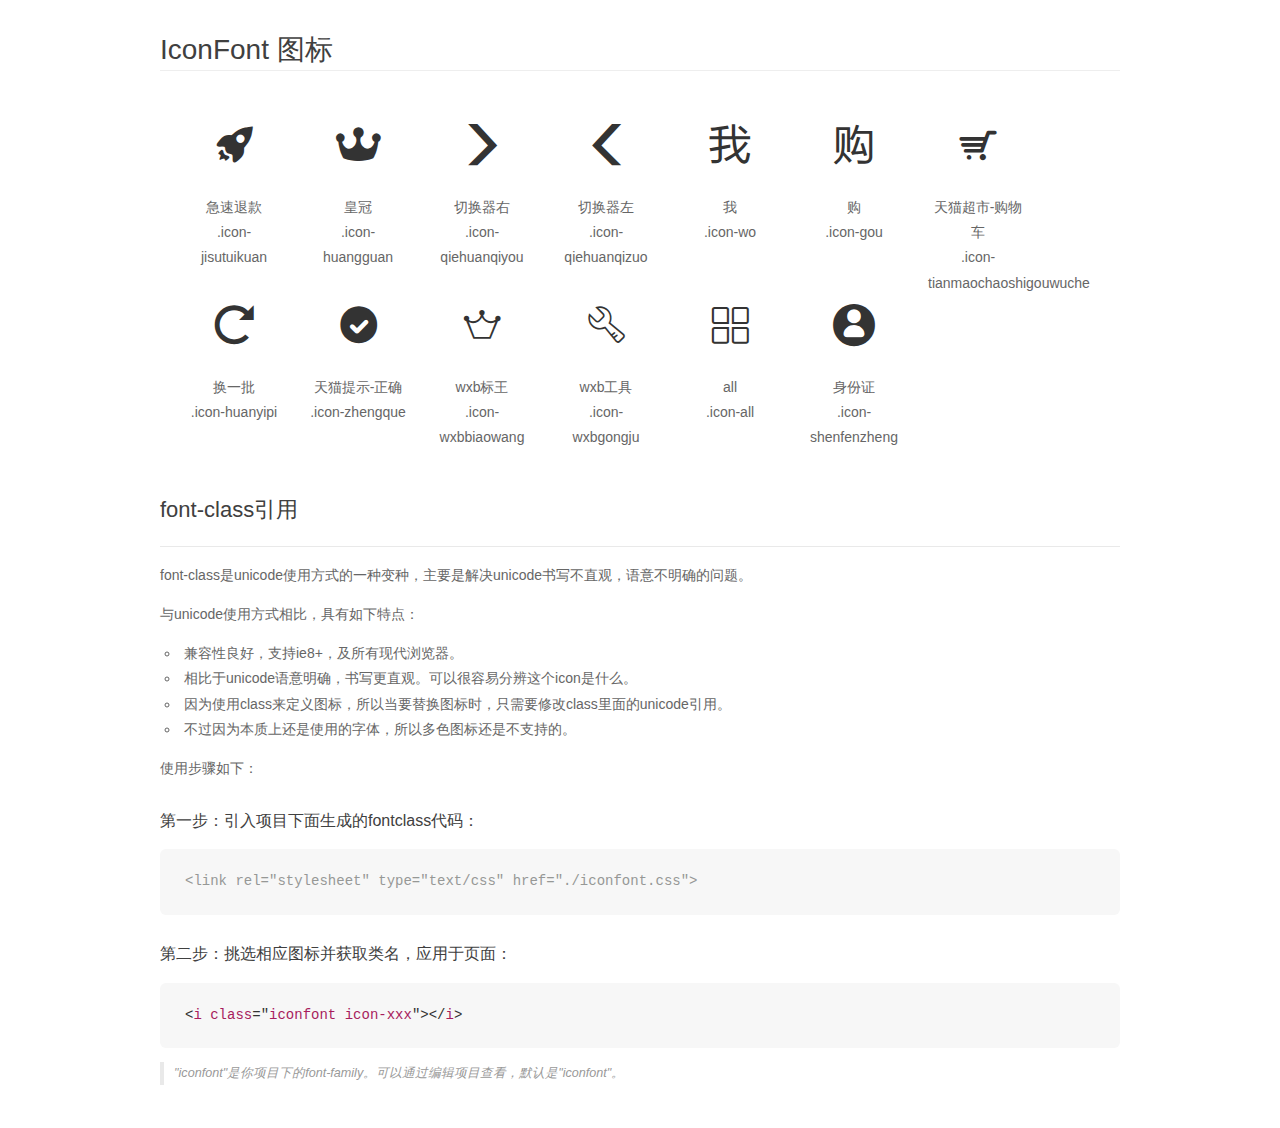
<file: icons/font_zg1ctzey8hf/demo_fontclass.html>
<!DOCTYPE html>
<html>
<head>
    <meta charset="utf-8"/>
    <title>IconFont</title>
    <link rel="stylesheet" href="demo.css">
    <link rel="stylesheet" href="iconfont.css">
</head>
<body>
    <div class="main markdown">
        <h1>IconFont 图标</h1>
        <ul class="icon_lists clear">
            
                <li>
                <i class="icon iconfont icon-jisutuikuan"></i>
                    <div class="name">急速退款</div>
                    <div class="fontclass">.icon-jisutuikuan</div>
                </li>
            
                <li>
                <i class="icon iconfont icon-huangguan"></i>
                    <div class="name">皇冠</div>
                    <div class="fontclass">.icon-huangguan</div>
                </li>
            
                <li>
                <i class="icon iconfont icon-qiehuanqiyou"></i>
                    <div class="name">切换器右</div>
                    <div class="fontclass">.icon-qiehuanqiyou</div>
                </li>
            
                <li>
                <i class="icon iconfont icon-qiehuanqizuo"></i>
                    <div class="name">切换器左</div>
                    <div class="fontclass">.icon-qiehuanqizuo</div>
                </li>
            
                <li>
                <i class="icon iconfont icon-wo"></i>
                    <div class="name">我</div>
                    <div class="fontclass">.icon-wo</div>
                </li>
            
                <li>
                <i class="icon iconfont icon-gou"></i>
                    <div class="name">购</div>
                    <div class="fontclass">.icon-gou</div>
                </li>
            
                <li>
                <i class="icon iconfont icon-tianmaochaoshigouwuche"></i>
                    <div class="name">天猫超市-购物车</div>
                    <div class="fontclass">.icon-tianmaochaoshigouwuche</div>
                </li>
            
                <li>
                <i class="icon iconfont icon-huanyipi"></i>
                    <div class="name">换一批</div>
                    <div class="fontclass">.icon-huanyipi</div>
                </li>
            
                <li>
                <i class="icon iconfont icon-zhengque"></i>
                    <div class="name">天猫提示-正确</div>
                    <div class="fontclass">.icon-zhengque</div>
                </li>
            
                <li>
                <i class="icon iconfont icon-wxbbiaowang"></i>
                    <div class="name">wxb标王</div>
                    <div class="fontclass">.icon-wxbbiaowang</div>
                </li>
            
                <li>
                <i class="icon iconfont icon-wxbgongju"></i>
                    <div class="name">wxb工具</div>
                    <div class="fontclass">.icon-wxbgongju</div>
                </li>
            
                <li>
                <i class="icon iconfont icon-all"></i>
                    <div class="name">all</div>
                    <div class="fontclass">.icon-all</div>
                </li>
            
                <li>
                <i class="icon iconfont icon-shenfenzheng"></i>
                    <div class="name">身份证</div>
                    <div class="fontclass">.icon-shenfenzheng</div>
                </li>
            
        </ul>

        <h2 id="font-class-">font-class引用</h2>
        <hr>

        <p>font-class是unicode使用方式的一种变种，主要是解决unicode书写不直观，语意不明确的问题。</p>
        <p>与unicode使用方式相比，具有如下特点：</p>
        <ul>
        <li>兼容性良好，支持ie8+，及所有现代浏览器。</li>
        <li>相比于unicode语意明确，书写更直观。可以很容易分辨这个icon是什么。</li>
        <li>因为使用class来定义图标，所以当要替换图标时，只需要修改class里面的unicode引用。</li>
        <li>不过因为本质上还是使用的字体，所以多色图标还是不支持的。</li>
        </ul>
        <p>使用步骤如下：</p>
        <h3 id="-fontclass-">第一步：引入项目下面生成的fontclass代码：</h3>


        <pre><code class="lang-js hljs javascript"><span class="hljs-comment">&lt;link rel="stylesheet" type="text/css" href="./iconfont.css"&gt;</span></code></pre>
        <h3 id="-">第二步：挑选相应图标并获取类名，应用于页面：</h3>
        <pre><code class="lang-css hljs">&lt;<span class="hljs-selector-tag">i</span> <span class="hljs-selector-tag">class</span>="<span class="hljs-selector-tag">iconfont</span> <span class="hljs-selector-tag">icon-xxx</span>"&gt;&lt;/<span class="hljs-selector-tag">i</span>&gt;</code></pre>
        <blockquote>
        <p>"iconfont"是你项目下的font-family。可以通过编辑项目查看，默认是"iconfont"。</p>
        </blockquote>
    </div>
</body>
</html>
</file>
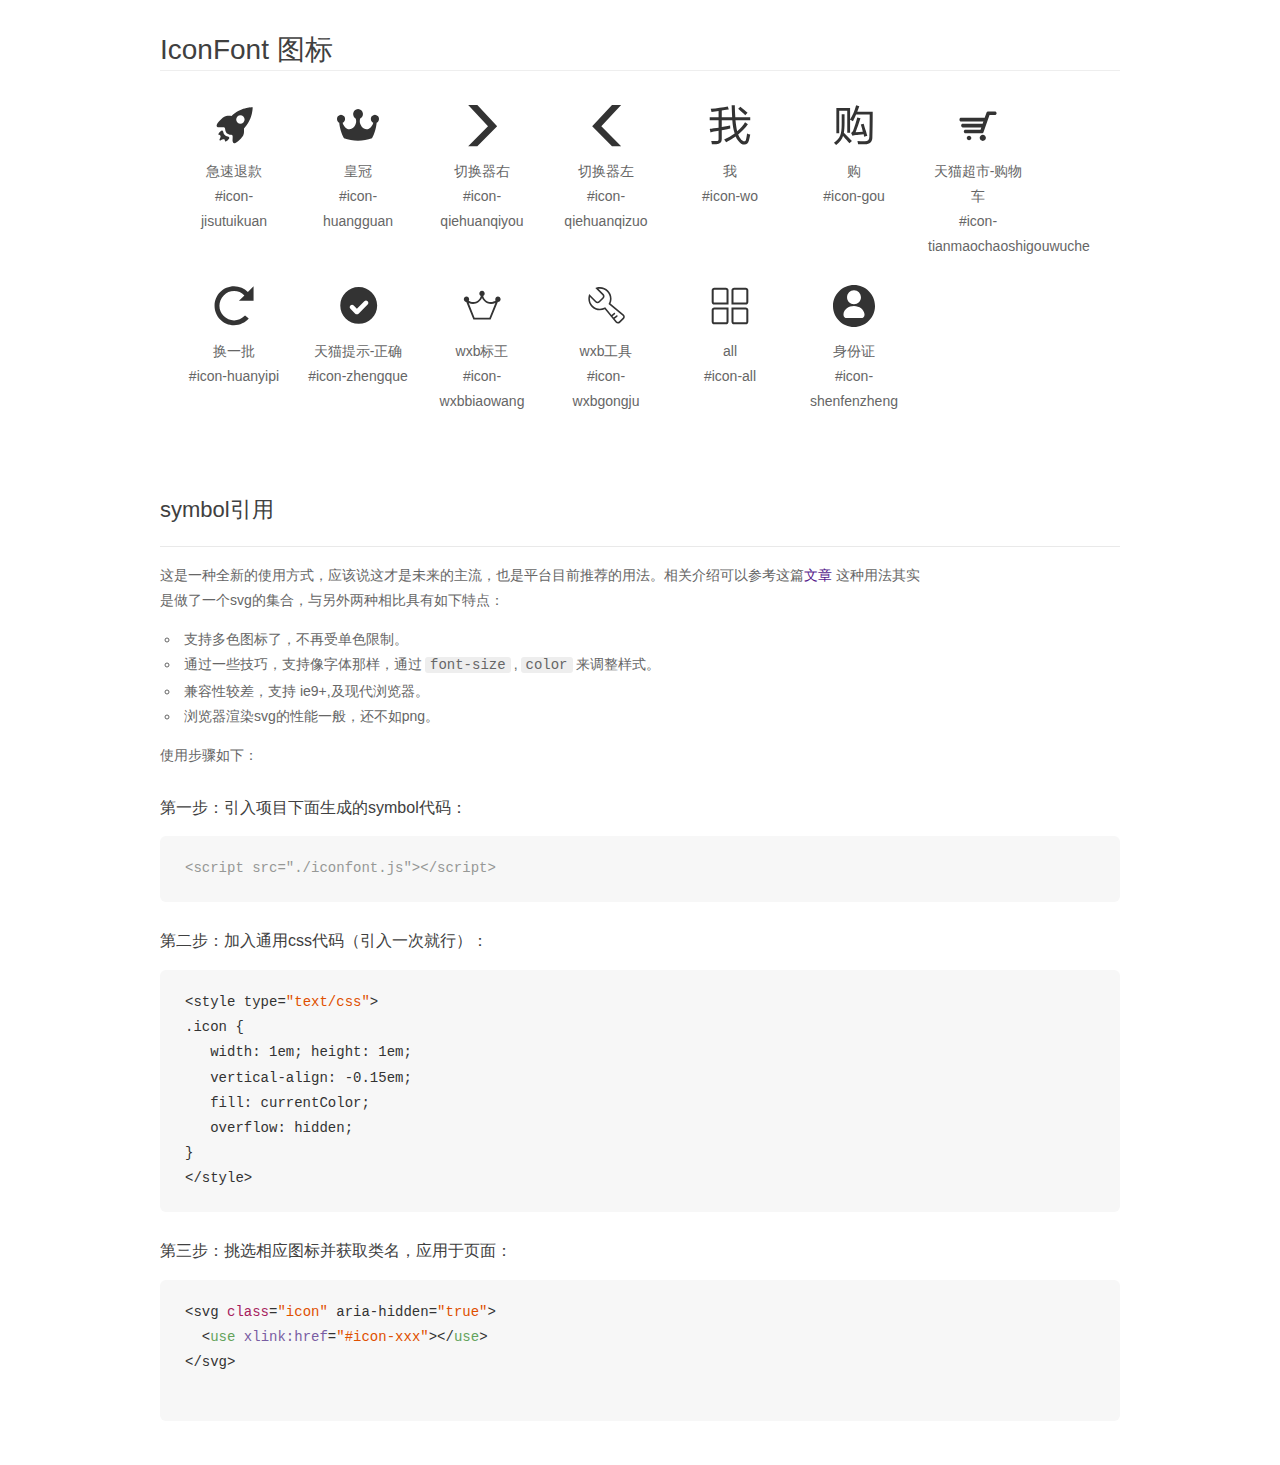
<file: icons/font_zg1ctzey8hf/demo_symbol.html>
<!DOCTYPE html>
<html>
<head>
    <meta charset="utf-8"/>
    <title>IconFont</title>
    <link rel="stylesheet" href="demo.css">
    <script src="iconfont.js"></script>

    <style type="text/css">
        .icon {
          /* 通过设置 font-size 来改变图标大小 */
          width: 1em; height: 1em;
          /* 图标和文字相邻时，垂直对齐 */
          vertical-align: -0.15em;
          /* 通过设置 color 来改变 SVG 的颜色/fill */
          fill: currentColor;
          /* path 和 stroke 溢出 viewBox 部分在 IE 下会显示
             normalize.css 中也包含这行 */
          overflow: hidden;
        }

    </style>
</head>
<body>
    <div class="main markdown">
        <h1>IconFont 图标</h1>
        <ul class="icon_lists clear">
            
                <li>
                    <svg class="icon" aria-hidden="true">
                        <use xlink:href="#icon-jisutuikuan"></use>
                    </svg>
                    <div class="name">急速退款</div>
                    <div class="fontclass">#icon-jisutuikuan</div>
                </li>
            
                <li>
                    <svg class="icon" aria-hidden="true">
                        <use xlink:href="#icon-huangguan"></use>
                    </svg>
                    <div class="name">皇冠</div>
                    <div class="fontclass">#icon-huangguan</div>
                </li>
            
                <li>
                    <svg class="icon" aria-hidden="true">
                        <use xlink:href="#icon-qiehuanqiyou"></use>
                    </svg>
                    <div class="name">切换器右</div>
                    <div class="fontclass">#icon-qiehuanqiyou</div>
                </li>
            
                <li>
                    <svg class="icon" aria-hidden="true">
                        <use xlink:href="#icon-qiehuanqizuo"></use>
                    </svg>
                    <div class="name">切换器左</div>
                    <div class="fontclass">#icon-qiehuanqizuo</div>
                </li>
            
                <li>
                    <svg class="icon" aria-hidden="true">
                        <use xlink:href="#icon-wo"></use>
                    </svg>
                    <div class="name">我</div>
                    <div class="fontclass">#icon-wo</div>
                </li>
            
                <li>
                    <svg class="icon" aria-hidden="true">
                        <use xlink:href="#icon-gou"></use>
                    </svg>
                    <div class="name">购</div>
                    <div class="fontclass">#icon-gou</div>
                </li>
            
                <li>
                    <svg class="icon" aria-hidden="true">
                        <use xlink:href="#icon-tianmaochaoshigouwuche"></use>
                    </svg>
                    <div class="name">天猫超市-购物车</div>
                    <div class="fontclass">#icon-tianmaochaoshigouwuche</div>
                </li>
            
                <li>
                    <svg class="icon" aria-hidden="true">
                        <use xlink:href="#icon-huanyipi"></use>
                    </svg>
                    <div class="name">换一批</div>
                    <div class="fontclass">#icon-huanyipi</div>
                </li>
            
                <li>
                    <svg class="icon" aria-hidden="true">
                        <use xlink:href="#icon-zhengque"></use>
                    </svg>
                    <div class="name">天猫提示-正确</div>
                    <div class="fontclass">#icon-zhengque</div>
                </li>
            
                <li>
                    <svg class="icon" aria-hidden="true">
                        <use xlink:href="#icon-wxbbiaowang"></use>
                    </svg>
                    <div class="name">wxb标王</div>
                    <div class="fontclass">#icon-wxbbiaowang</div>
                </li>
            
                <li>
                    <svg class="icon" aria-hidden="true">
                        <use xlink:href="#icon-wxbgongju"></use>
                    </svg>
                    <div class="name">wxb工具</div>
                    <div class="fontclass">#icon-wxbgongju</div>
                </li>
            
                <li>
                    <svg class="icon" aria-hidden="true">
                        <use xlink:href="#icon-all"></use>
                    </svg>
                    <div class="name">all</div>
                    <div class="fontclass">#icon-all</div>
                </li>
            
                <li>
                    <svg class="icon" aria-hidden="true">
                        <use xlink:href="#icon-shenfenzheng"></use>
                    </svg>
                    <div class="name">身份证</div>
                    <div class="fontclass">#icon-shenfenzheng</div>
                </li>
            
        </ul>


        <h2 id="symbol-">symbol引用</h2>
        <hr>

        <p>这是一种全新的使用方式，应该说这才是未来的主流，也是平台目前推荐的用法。相关介绍可以参考这篇<a href="">文章</a>
        这种用法其实是做了一个svg的集合，与另外两种相比具有如下特点：</p>
        <ul>
          <li>支持多色图标了，不再受单色限制。</li>
          <li>通过一些技巧，支持像字体那样，通过<code>font-size</code>,<code>color</code>来调整样式。</li>
          <li>兼容性较差，支持 ie9+,及现代浏览器。</li>
          <li>浏览器渲染svg的性能一般，还不如png。</li>
        </ul>
        <p>使用步骤如下：</p>
        <h3 id="-symbol-">第一步：引入项目下面生成的symbol代码：</h3>
        <pre><code class="lang-js hljs javascript"><span class="hljs-comment">&lt;script src="./iconfont.js"&gt;&lt;/script&gt;</span></code></pre>
        <h3 id="-css-">第二步：加入通用css代码（引入一次就行）：</h3>
        <pre><code class="lang-js hljs javascript">&lt;style type=<span class="hljs-string">"text/css"</span>&gt;
.icon {
   width: <span class="hljs-number">1</span>em; height: <span class="hljs-number">1</span>em;
   vertical-align: <span class="hljs-number">-0.15</span>em;
   fill: currentColor;
   overflow: hidden;
}
&lt;<span class="hljs-regexp">/style&gt;</span></code></pre>
        <h3 id="-">第三步：挑选相应图标并获取类名，应用于页面：</h3>
        <pre><code class="lang-js hljs javascript">&lt;svg <span class="hljs-class"><span class="hljs-keyword">class</span></span>=<span class="hljs-string">"icon"</span> aria-hidden=<span class="hljs-string">"true"</span>&gt;<span class="xml"><span class="hljs-tag">
  &lt;<span class="hljs-name">use</span> <span class="hljs-attr">xlink:href</span>=<span class="hljs-string">"#icon-xxx"</span>&gt;</span><span class="hljs-tag">&lt;/<span class="hljs-name">use</span>&gt;</span>
</span>&lt;<span class="hljs-regexp">/svg&gt;
        </span></code></pre>
    </div>
</body>
</html>
</file>
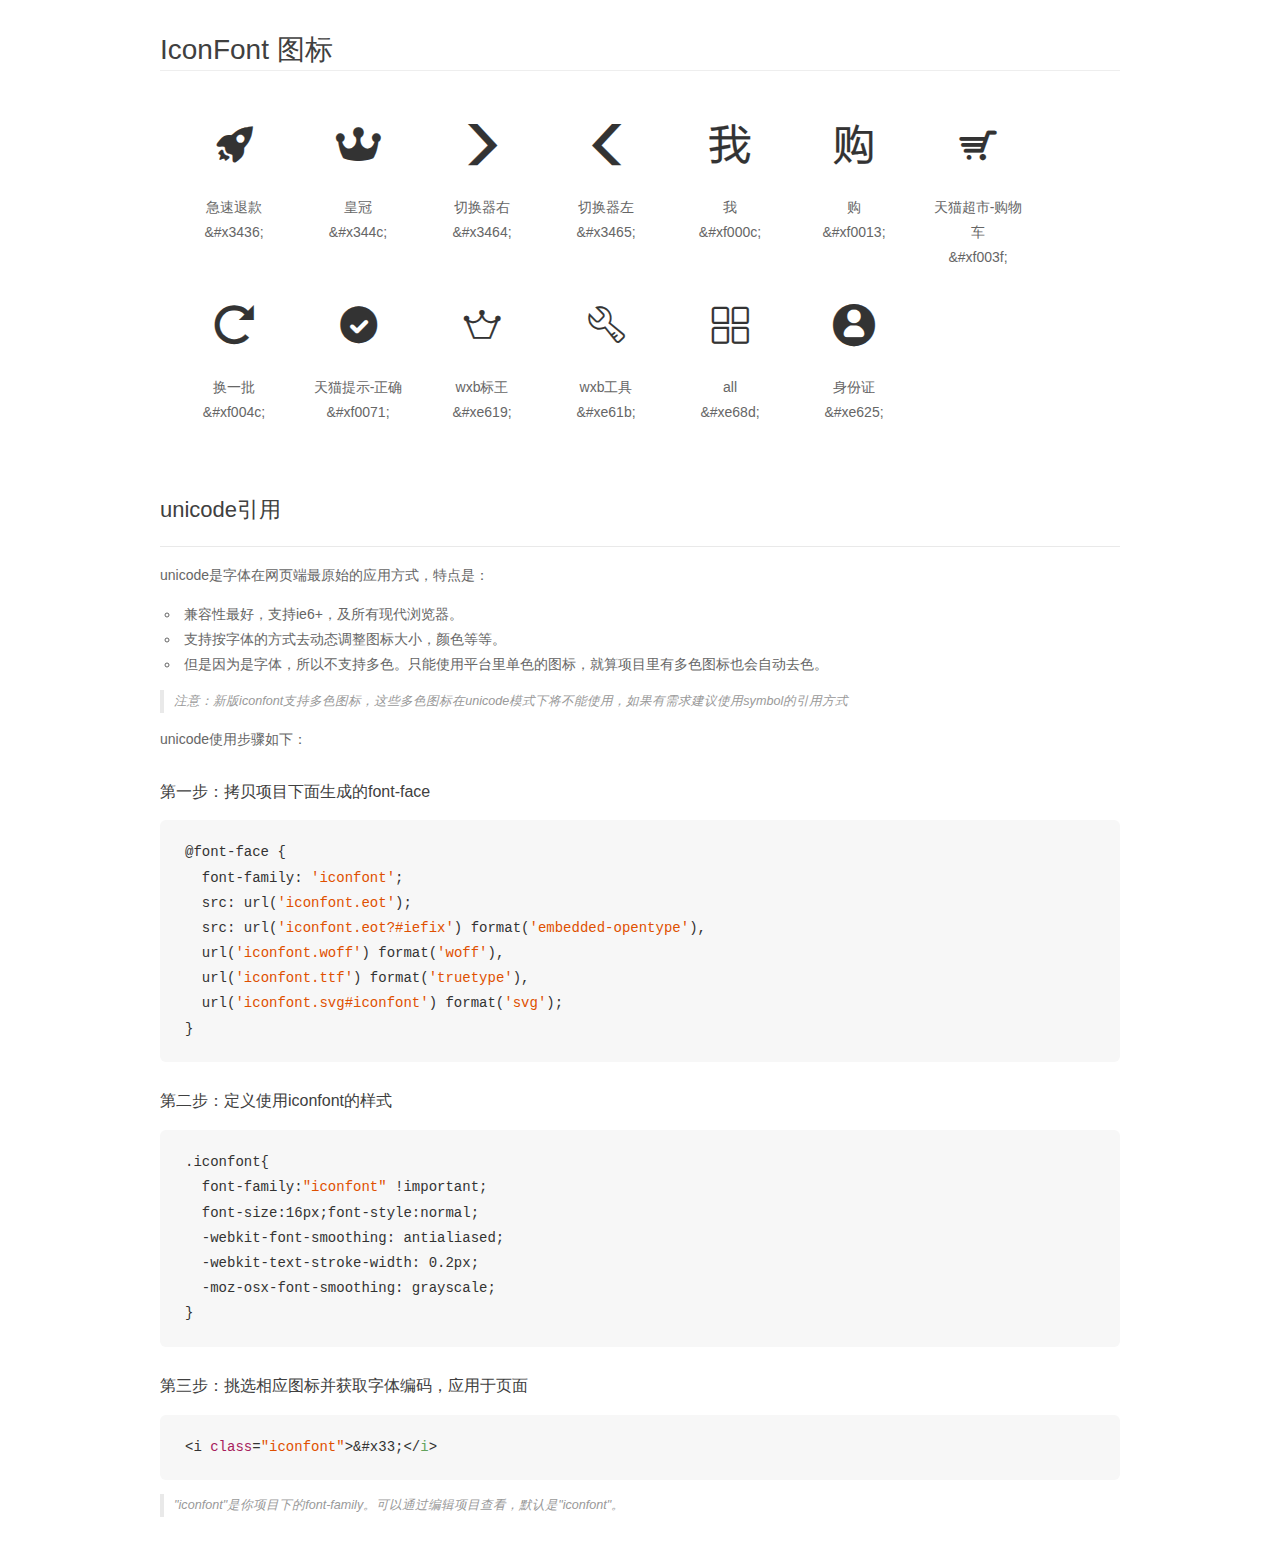
<file: icons/font_zg1ctzey8hf/demo_unicode.html>
<!DOCTYPE html>
<html>
<head>
    <meta charset="utf-8"/>
    <title>IconFont</title>
    <link rel="stylesheet" href="demo.css">

    <style type="text/css">

        @font-face {font-family: "iconfont";
          src: url('iconfont.eot'); /* IE9*/
          src: url('iconfont.eot#iefix') format('embedded-opentype'), /* IE6-IE8 */
          url('iconfont.woff') format('woff'), /* chrome, firefox */
          url('iconfont.ttf') format('truetype'), /* chrome, firefox, opera, Safari, Android, iOS 4.2+*/
          url('iconfont.svg#iconfont') format('svg'); /* iOS 4.1- */
        }

        .iconfont {
          font-family:"iconfont" !important;
          font-size:16px;
          font-style:normal;
          -webkit-font-smoothing: antialiased;
          -webkit-text-stroke-width: 0.2px;
          -moz-osx-font-smoothing: grayscale;
        }

    </style>
</head>
<body>
    <div class="main markdown">
        <h1>IconFont 图标</h1>
        <ul class="icon_lists clear">
            
                <li>
                <i class="icon iconfont">&#x3436;</i>
                    <div class="name">急速退款</div>
                    <div class="code">&amp;#x3436;</div>
                </li>
            
                <li>
                <i class="icon iconfont">&#x344c;</i>
                    <div class="name">皇冠</div>
                    <div class="code">&amp;#x344c;</div>
                </li>
            
                <li>
                <i class="icon iconfont">&#x3464;</i>
                    <div class="name">切换器右</div>
                    <div class="code">&amp;#x3464;</div>
                </li>
            
                <li>
                <i class="icon iconfont">&#x3465;</i>
                    <div class="name">切换器左</div>
                    <div class="code">&amp;#x3465;</div>
                </li>
            
                <li>
                <i class="icon iconfont">&#xf000c;</i>
                    <div class="name">我</div>
                    <div class="code">&amp;#xf000c;</div>
                </li>
            
                <li>
                <i class="icon iconfont">&#xf0013;</i>
                    <div class="name">购</div>
                    <div class="code">&amp;#xf0013;</div>
                </li>
            
                <li>
                <i class="icon iconfont">&#xf003f;</i>
                    <div class="name">天猫超市-购物车</div>
                    <div class="code">&amp;#xf003f;</div>
                </li>
            
                <li>
                <i class="icon iconfont">&#xf004c;</i>
                    <div class="name">换一批</div>
                    <div class="code">&amp;#xf004c;</div>
                </li>
            
                <li>
                <i class="icon iconfont">&#xf0071;</i>
                    <div class="name">天猫提示-正确</div>
                    <div class="code">&amp;#xf0071;</div>
                </li>
            
                <li>
                <i class="icon iconfont">&#xe619;</i>
                    <div class="name">wxb标王</div>
                    <div class="code">&amp;#xe619;</div>
                </li>
            
                <li>
                <i class="icon iconfont">&#xe61b;</i>
                    <div class="name">wxb工具</div>
                    <div class="code">&amp;#xe61b;</div>
                </li>
            
                <li>
                <i class="icon iconfont">&#xe68d;</i>
                    <div class="name">all</div>
                    <div class="code">&amp;#xe68d;</div>
                </li>
            
                <li>
                <i class="icon iconfont">&#xe625;</i>
                    <div class="name">身份证</div>
                    <div class="code">&amp;#xe625;</div>
                </li>
            
        </ul>
        <h2 id="unicode-">unicode引用</h2>
        <hr>

        <p>unicode是字体在网页端最原始的应用方式，特点是：</p>
        <ul>
        <li>兼容性最好，支持ie6+，及所有现代浏览器。</li>
        <li>支持按字体的方式去动态调整图标大小，颜色等等。</li>
        <li>但是因为是字体，所以不支持多色。只能使用平台里单色的图标，就算项目里有多色图标也会自动去色。</li>
        </ul>
        <blockquote>
        <p>注意：新版iconfont支持多色图标，这些多色图标在unicode模式下将不能使用，如果有需求建议使用symbol的引用方式</p>
        </blockquote>
        <p>unicode使用步骤如下：</p>
        <h3 id="-font-face">第一步：拷贝项目下面生成的font-face</h3>
        <pre><code class="lang-js hljs javascript">@font-face {
  font-family: <span class="hljs-string">'iconfont'</span>;
  src: url(<span class="hljs-string">'iconfont.eot'</span>);
  src: url(<span class="hljs-string">'iconfont.eot?#iefix'</span>) format(<span class="hljs-string">'embedded-opentype'</span>),
  url(<span class="hljs-string">'iconfont.woff'</span>) format(<span class="hljs-string">'woff'</span>),
  url(<span class="hljs-string">'iconfont.ttf'</span>) format(<span class="hljs-string">'truetype'</span>),
  url(<span class="hljs-string">'iconfont.svg#iconfont'</span>) format(<span class="hljs-string">'svg'</span>);
}
</code></pre>
        <h3 id="-iconfont-">第二步：定义使用iconfont的样式</h3>
        <pre><code class="lang-js hljs javascript">.iconfont{
  font-family:<span class="hljs-string">"iconfont"</span> !important;
  font-size:<span class="hljs-number">16</span>px;font-style:normal;
  -webkit-font-smoothing: antialiased;
  -webkit-text-stroke-width: <span class="hljs-number">0.2</span>px;
  -moz-osx-font-smoothing: grayscale;
}
</code></pre>
        <h3 id="-">第三步：挑选相应图标并获取字体编码，应用于页面</h3>
        <pre><code class="lang-js hljs javascript">&lt;i <span class="hljs-class"><span class="hljs-keyword">class</span></span>=<span class="hljs-string">"iconfont"</span>&gt;&amp;#x33;<span class="xml"><span class="hljs-tag">&lt;/<span class="hljs-name">i</span>&gt;</span></span></code></pre>

        <blockquote>
        <p>"iconfont"是你项目下的font-family。可以通过编辑项目查看，默认是"iconfont"。</p>
        </blockquote>
    </div>


</body>
</html>
</file>
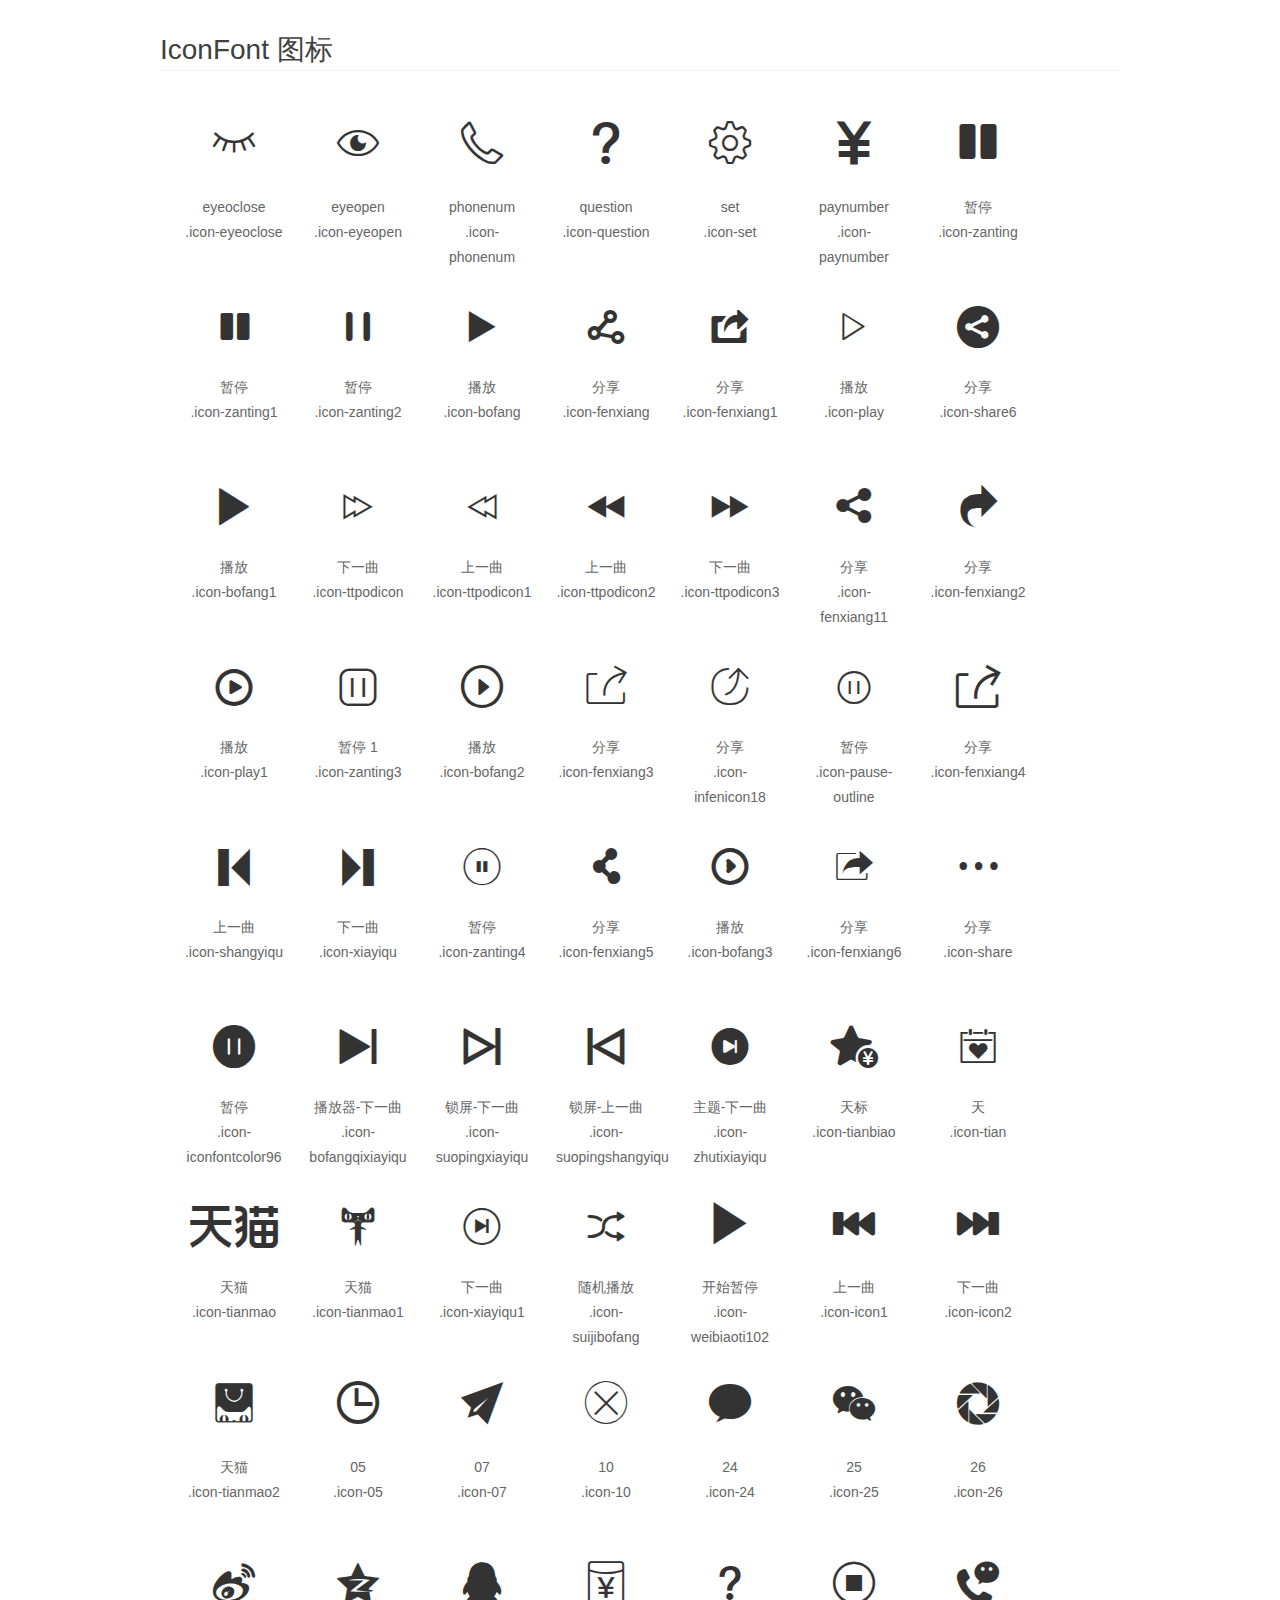
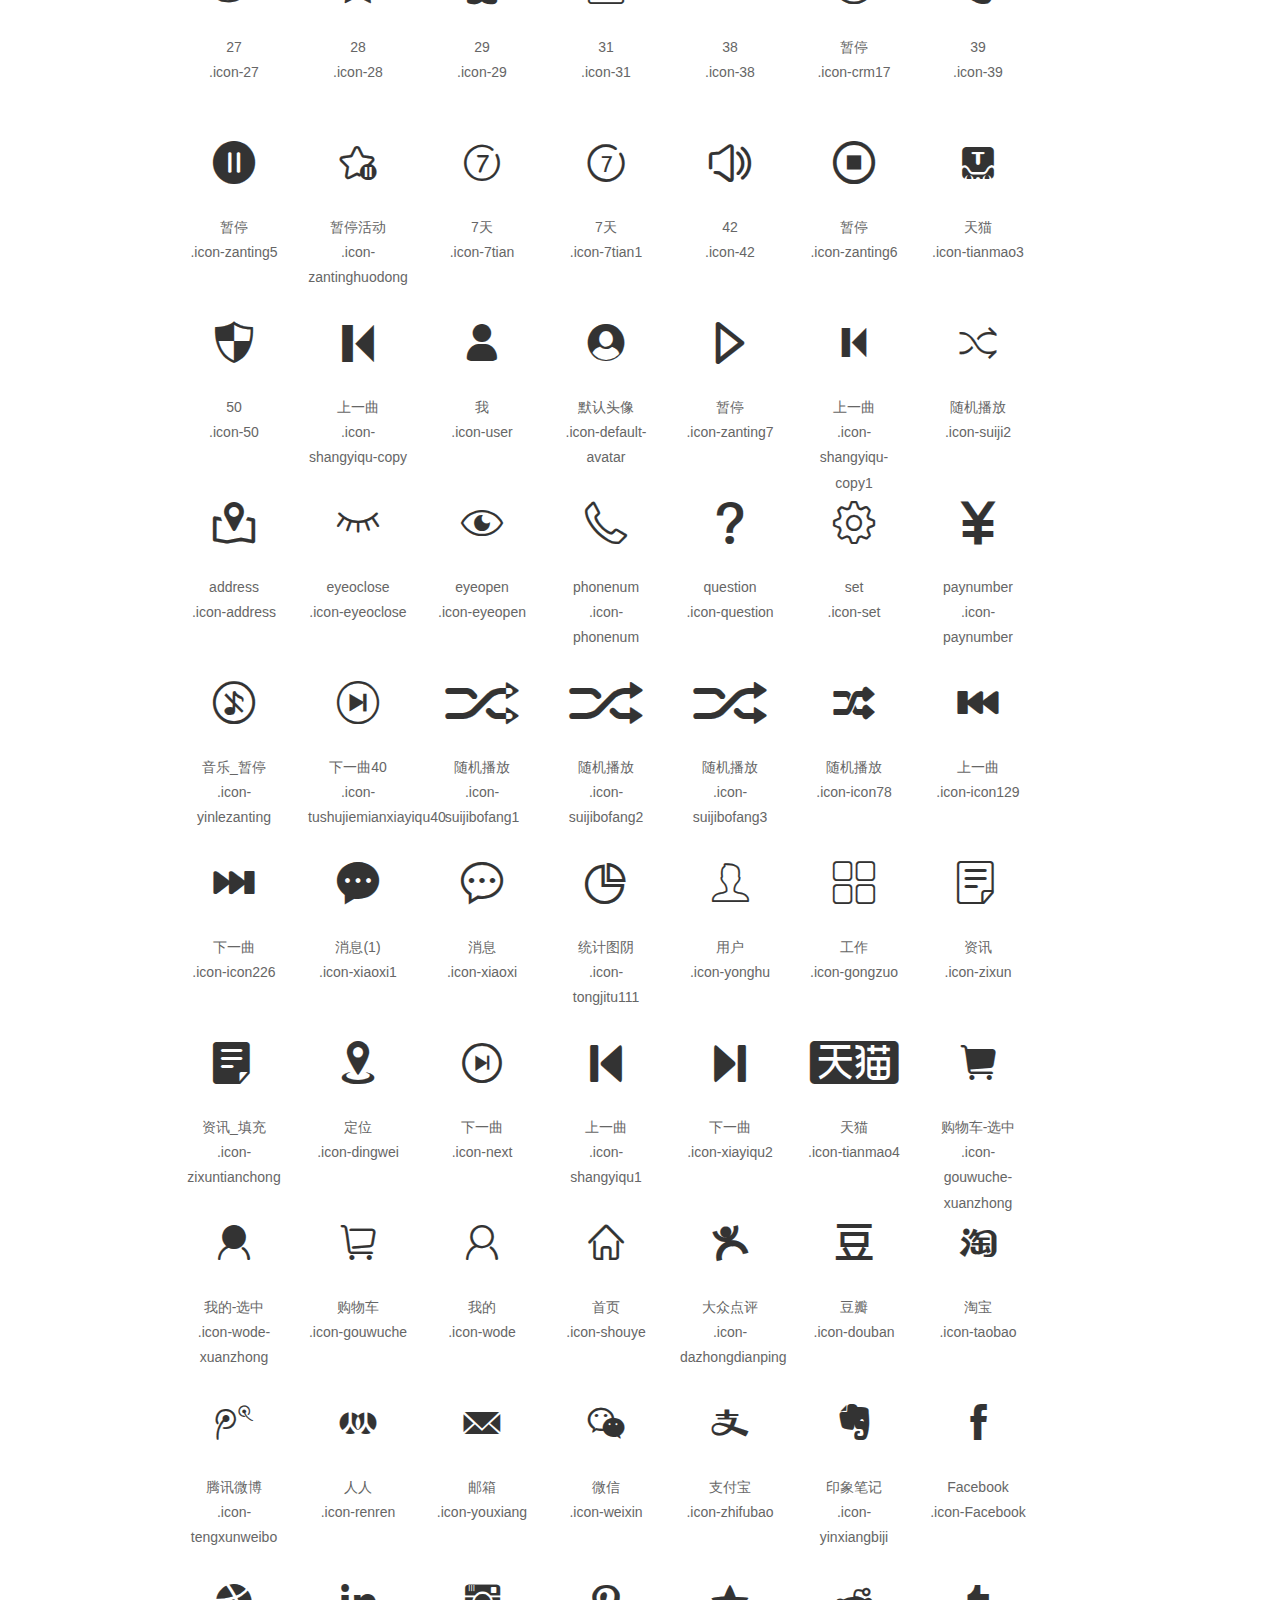
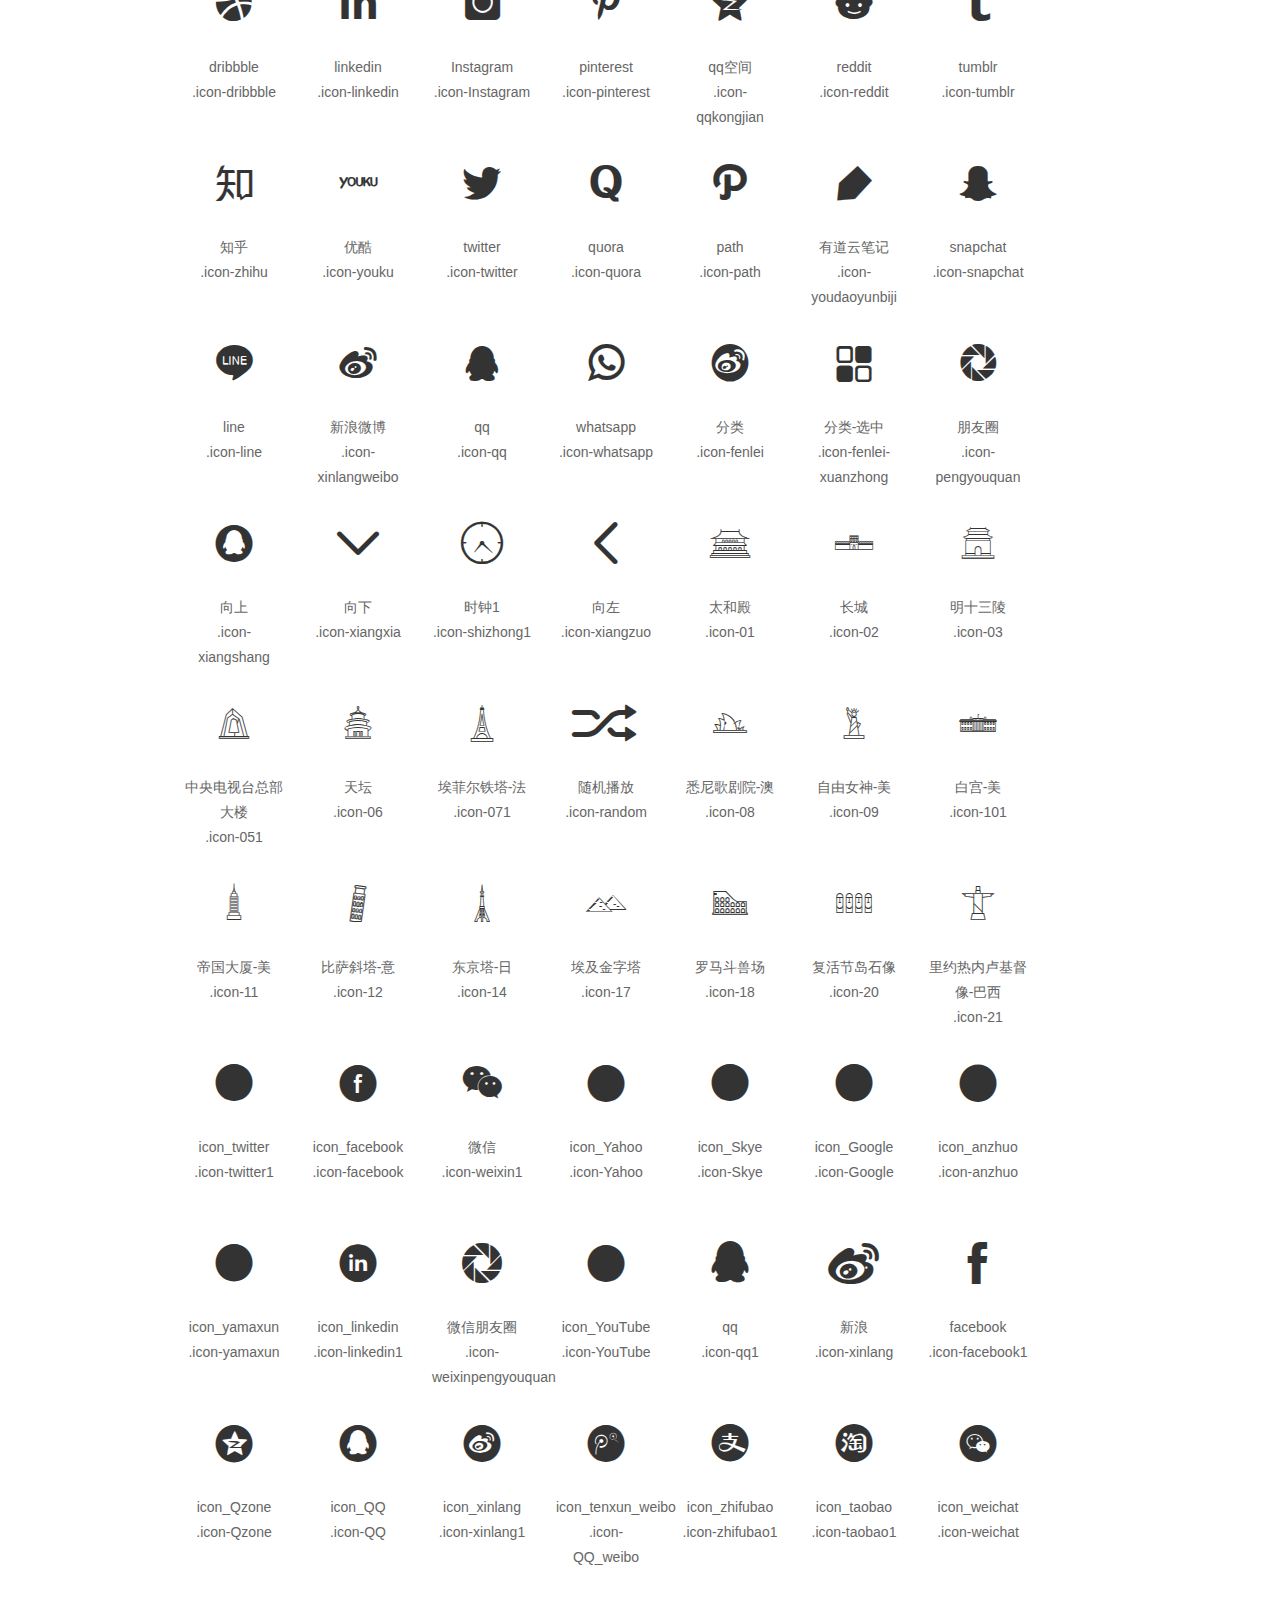
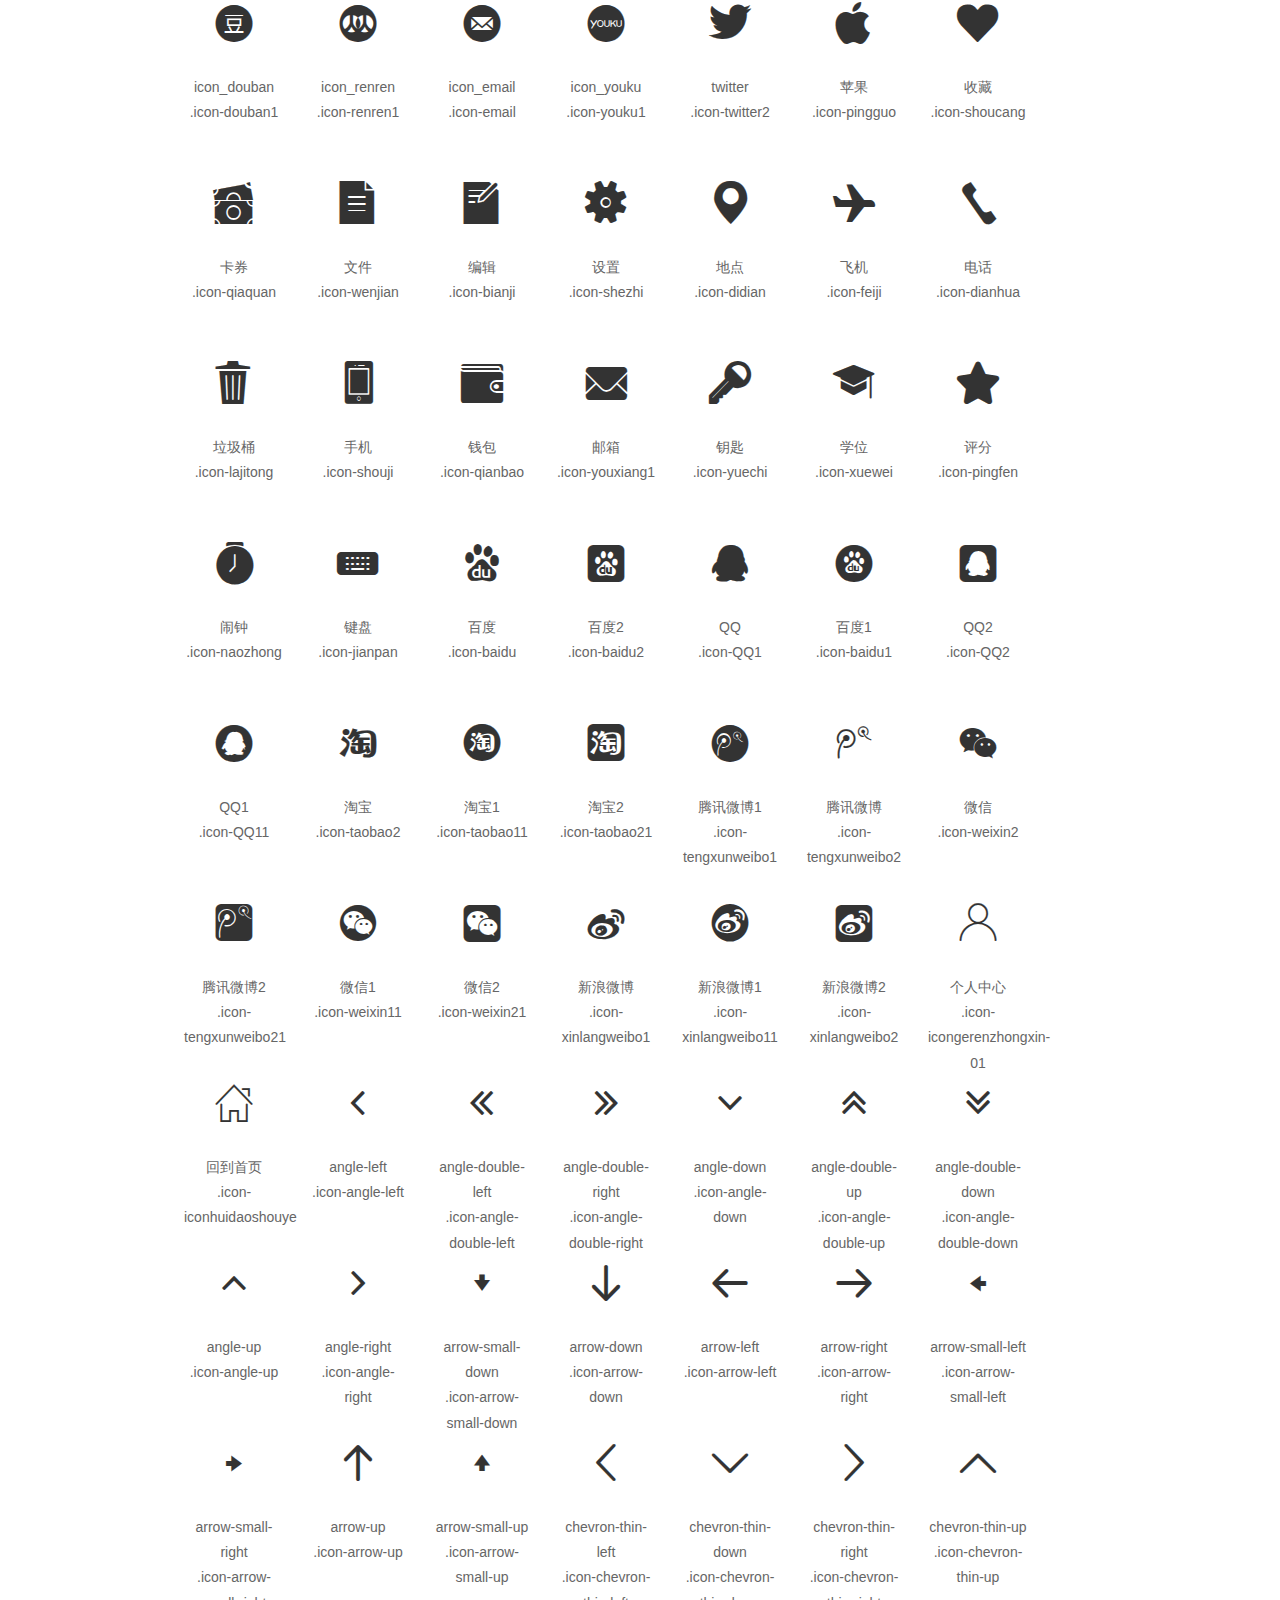
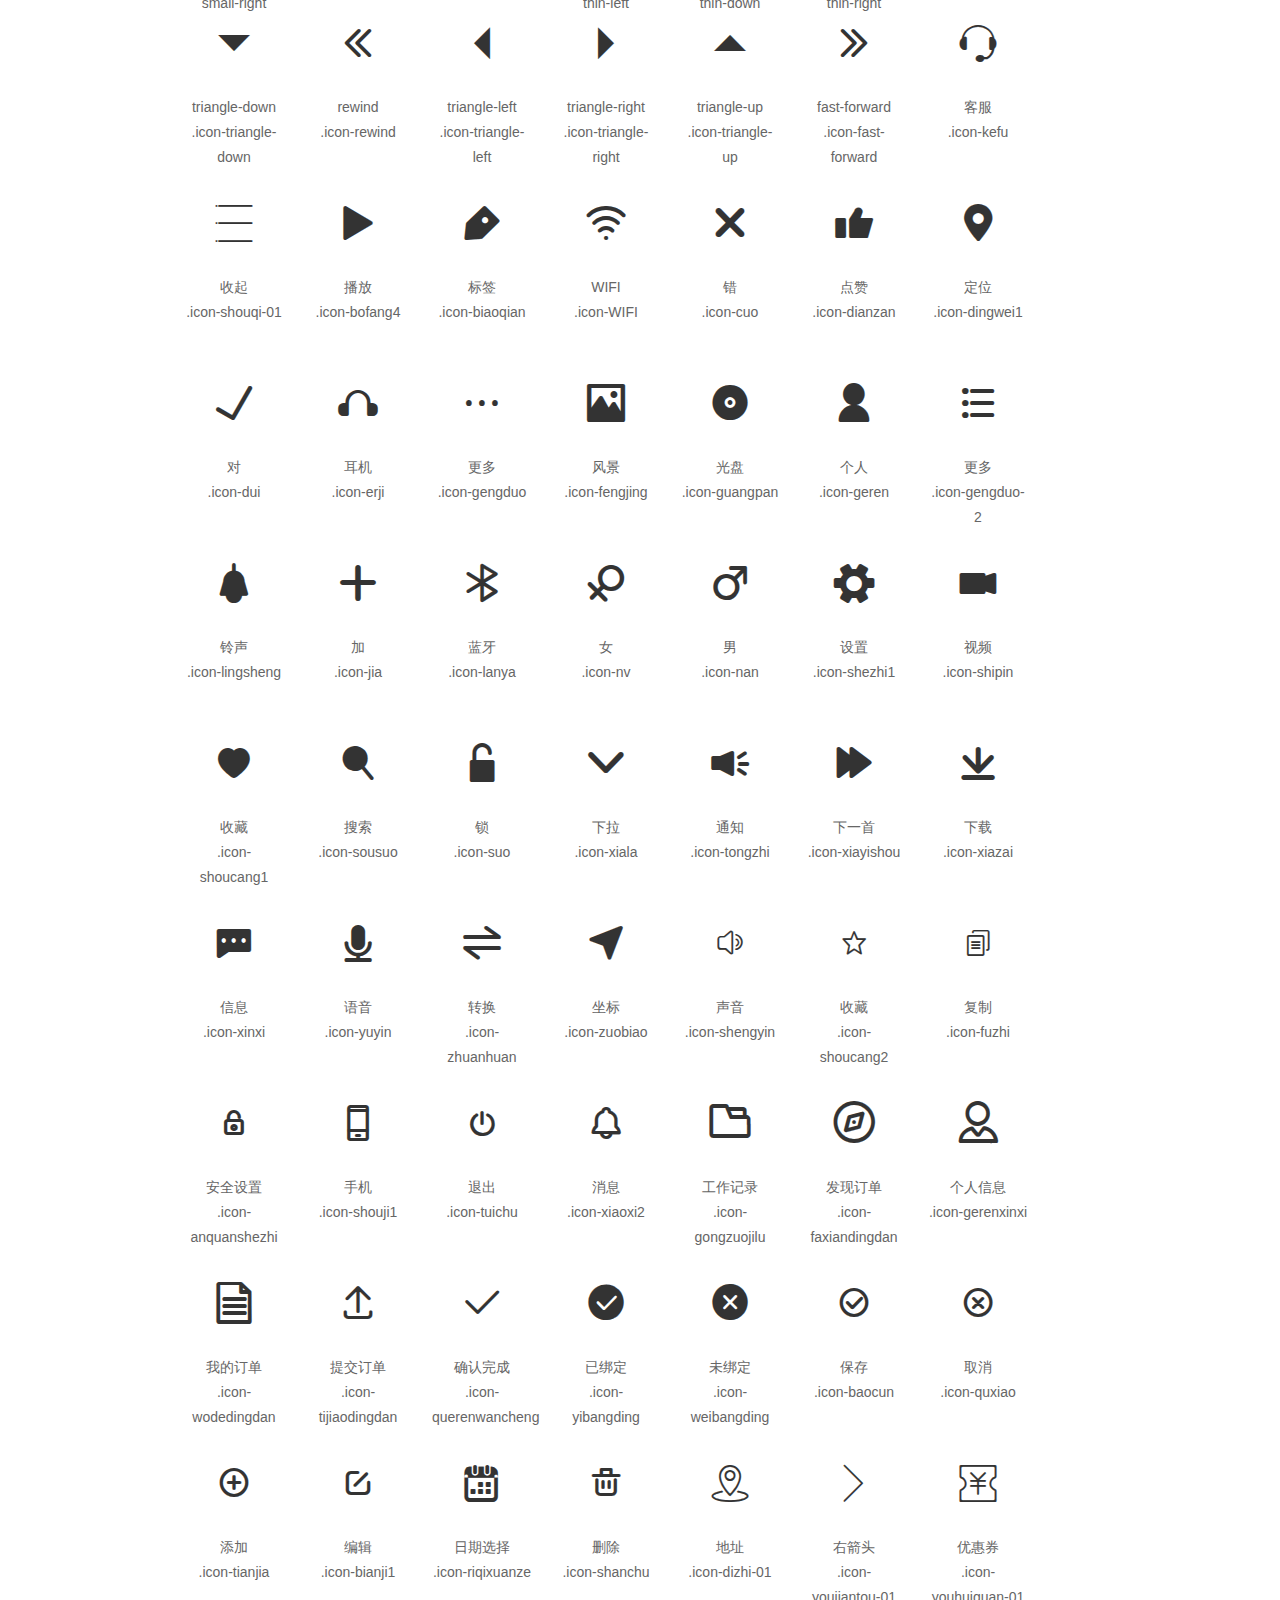
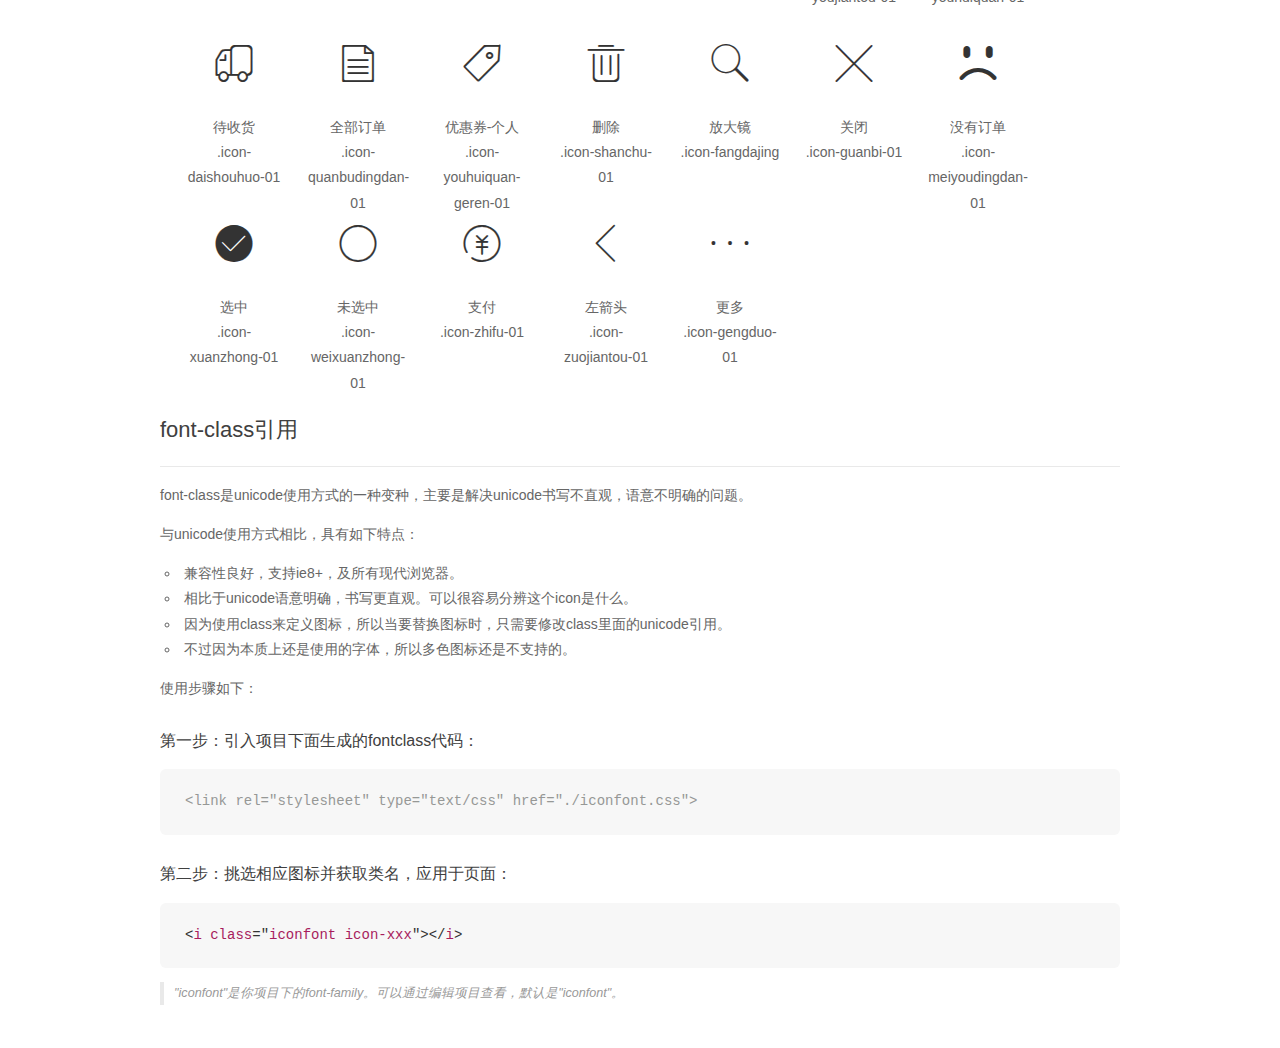
<file: icons/fonts/demo_fontclass.html>
<!DOCTYPE html>
<html>
<head>
    <meta charset="utf-8"/>
    <title>IconFont</title>
    <link rel="stylesheet" href="demo.css">
    <link rel="stylesheet" href="iconfont.css">
</head>
<body>
    <div class="main markdown">
        <h1>IconFont 图标</h1>
        <ul class="icon_lists clear">
                 <li>
                <i class="icon iconfont icon-eyeoclose"></i>
                    <div class="name">eyeoclose</div>
                    <div class="fontclass">.icon-eyeoclose</div>
                </li>
            
                <li>
                <i class="icon iconfont icon-eyeopen"></i>
                    <div class="name">eyeopen</div>
                    <div class="fontclass">.icon-eyeopen</div>
                </li>
            
                <li>
                <i class="icon iconfont icon-phonenum"></i>
                    <div class="name">phonenum</div>
                    <div class="fontclass">.icon-phonenum</div>
                </li>
            
                <li>
                <i class="icon iconfont icon-question"></i>
                    <div class="name">question</div>
                    <div class="fontclass">.icon-question</div>
                </li>
            
                <li>
                <i class="icon iconfont icon-set"></i>
                    <div class="name">set</div>
                    <div class="fontclass">.icon-set</div>
                </li>
            
                <li>
                <i class="icon iconfont icon-paynumber"></i>
                    <div class="name">paynumber</div>
                    <div class="fontclass">.icon-paynumber</div>
                </li>
                <li>
                <i class="icon iconfont icon-zanting"></i>
                    <div class="name">暂停</div>
                    <div class="fontclass">.icon-zanting</div>
                </li>
            
                <li>
                <i class="icon iconfont icon-zanting1"></i>
                    <div class="name">暂停</div>
                    <div class="fontclass">.icon-zanting1</div>
                </li>
            
                <li>
                <i class="icon iconfont icon-zanting2"></i>
                    <div class="name">暂停</div>
                    <div class="fontclass">.icon-zanting2</div>
                </li>
            
                <li>
                <i class="icon iconfont icon-bofang"></i>
                    <div class="name">播放</div>
                    <div class="fontclass">.icon-bofang</div>
                </li>
            
                <li>
                <i class="icon iconfont icon-fenxiang"></i>
                    <div class="name">分享</div>
                    <div class="fontclass">.icon-fenxiang</div>
                </li>
            
                <li>
                <i class="icon iconfont icon-fenxiang1"></i>
                    <div class="name">分享</div>
                    <div class="fontclass">.icon-fenxiang1</div>
                </li>
            
                <li>
                <i class="icon iconfont icon-play"></i>
                    <div class="name">播放</div>
                    <div class="fontclass">.icon-play</div>
                </li>
            
                <li>
                <i class="icon iconfont icon-share6"></i>
                    <div class="name">分享</div>
                    <div class="fontclass">.icon-share6</div>
                </li>
            
                <li>
                <i class="icon iconfont icon-bofang1"></i>
                    <div class="name">播放</div>
                    <div class="fontclass">.icon-bofang1</div>
                </li>
            
                <li>
                <i class="icon iconfont icon-ttpodicon"></i>
                    <div class="name">下一曲</div>
                    <div class="fontclass">.icon-ttpodicon</div>
                </li>
            
                <li>
                <i class="icon iconfont icon-ttpodicon1"></i>
                    <div class="name">上一曲</div>
                    <div class="fontclass">.icon-ttpodicon1</div>
                </li>
            
                <li>
                <i class="icon iconfont icon-ttpodicon2"></i>
                    <div class="name">上一曲</div>
                    <div class="fontclass">.icon-ttpodicon2</div>
                </li>
            
                <li>
                <i class="icon iconfont icon-ttpodicon3"></i>
                    <div class="name">下一曲</div>
                    <div class="fontclass">.icon-ttpodicon3</div>
                </li>
            
                <li>
                <i class="icon iconfont icon-fenxiang11"></i>
                    <div class="name">分享</div>
                    <div class="fontclass">.icon-fenxiang11</div>
                </li>
            
                <li>
                <i class="icon iconfont icon-fenxiang2"></i>
                    <div class="name">分享</div>
                    <div class="fontclass">.icon-fenxiang2</div>
                </li>
            
                <li>
                <i class="icon iconfont icon-play1"></i>
                    <div class="name">播放</div>
                    <div class="fontclass">.icon-play1</div>
                </li>
            
                <li>
                <i class="icon iconfont icon-zanting3"></i>
                    <div class="name">暂停 1</div>
                    <div class="fontclass">.icon-zanting3</div>
                </li>
            
                <li>
                <i class="icon iconfont icon-bofang2"></i>
                    <div class="name">播放</div>
                    <div class="fontclass">.icon-bofang2</div>
                </li>
            
                <li>
                <i class="icon iconfont icon-fenxiang3"></i>
                    <div class="name">分享</div>
                    <div class="fontclass">.icon-fenxiang3</div>
                </li>
            
                <li>
                <i class="icon iconfont icon-infenicon18"></i>
                    <div class="name">分享</div>
                    <div class="fontclass">.icon-infenicon18</div>
                </li>
            
                <li>
                <i class="icon iconfont icon-pause-outline"></i>
                    <div class="name">暂停</div>
                    <div class="fontclass">.icon-pause-outline</div>
                </li>
            
                <li>
                <i class="icon iconfont icon-fenxiang4"></i>
                    <div class="name">分享</div>
                    <div class="fontclass">.icon-fenxiang4</div>
                </li>
            
                <li>
                <i class="icon iconfont icon-shangyiqu"></i>
                    <div class="name">上一曲</div>
                    <div class="fontclass">.icon-shangyiqu</div>
                </li>
            
                <li>
                <i class="icon iconfont icon-xiayiqu"></i>
                    <div class="name">下一曲</div>
                    <div class="fontclass">.icon-xiayiqu</div>
                </li>
            
                <li>
                <i class="icon iconfont icon-zanting4"></i>
                    <div class="name">暂停</div>
                    <div class="fontclass">.icon-zanting4</div>
                </li>
            
                <li>
                <i class="icon iconfont icon-fenxiang5"></i>
                    <div class="name">分享</div>
                    <div class="fontclass">.icon-fenxiang5</div>
                </li>
            
                <li>
                <i class="icon iconfont icon-bofang3"></i>
                    <div class="name">播放</div>
                    <div class="fontclass">.icon-bofang3</div>
                </li>
            
                <li>
                <i class="icon iconfont icon-fenxiang6"></i>
                    <div class="name">分享</div>
                    <div class="fontclass">.icon-fenxiang6</div>
                </li>
            
                <li>
                <i class="icon iconfont icon-share"></i>
                    <div class="name">分享</div>
                    <div class="fontclass">.icon-share</div>
                </li>
            
                <li>
                <i class="icon iconfont icon-iconfontcolor96"></i>
                    <div class="name">暂停</div>
                    <div class="fontclass">.icon-iconfontcolor96</div>
                </li>
            
                <li>
                <i class="icon iconfont icon-bofangqixiayiqu"></i>
                    <div class="name">播放器-下一曲</div>
                    <div class="fontclass">.icon-bofangqixiayiqu</div>
                </li>
            
                <li>
                <i class="icon iconfont icon-suopingxiayiqu"></i>
                    <div class="name">锁屏-下一曲</div>
                    <div class="fontclass">.icon-suopingxiayiqu</div>
                </li>
            
                <li>
                <i class="icon iconfont icon-suopingshangyiqu"></i>
                    <div class="name">锁屏-上一曲</div>
                    <div class="fontclass">.icon-suopingshangyiqu</div>
                </li>
            
                <li>
                <i class="icon iconfont icon-zhutixiayiqu"></i>
                    <div class="name">主题-下一曲</div>
                    <div class="fontclass">.icon-zhutixiayiqu</div>
                </li>
            
                <li>
                <i class="icon iconfont icon-tianbiao"></i>
                    <div class="name">天标</div>
                    <div class="fontclass">.icon-tianbiao</div>
                </li>
            
                <li>
                <i class="icon iconfont icon-tian"></i>
                    <div class="name">天</div>
                    <div class="fontclass">.icon-tian</div>
                </li>
            
                <li>
                <i class="icon iconfont icon-tianmao"></i>
                    <div class="name">天猫</div>
                    <div class="fontclass">.icon-tianmao</div>
                </li>
            
                <li>
                <i class="icon iconfont icon-tianmao1"></i>
                    <div class="name">天猫</div>
                    <div class="fontclass">.icon-tianmao1</div>
                </li>
            
                <li>
                <i class="icon iconfont icon-xiayiqu1"></i>
                    <div class="name">下一曲</div>
                    <div class="fontclass">.icon-xiayiqu1</div>
                </li>
            
                <li>
                <i class="icon iconfont icon-suijibofang"></i>
                    <div class="name">随机播放</div>
                    <div class="fontclass">.icon-suijibofang</div>
                </li>
            
                <li>
                <i class="icon iconfont icon-weibiaoti102"></i>
                    <div class="name">开始暂停</div>
                    <div class="fontclass">.icon-weibiaoti102</div>
                </li>
            
                <li>
                <i class="icon iconfont icon-icon1"></i>
                    <div class="name">上一曲</div>
                    <div class="fontclass">.icon-icon1</div>
                </li>
            
                <li>
                <i class="icon iconfont icon-icon2"></i>
                    <div class="name">下一曲</div>
                    <div class="fontclass">.icon-icon2</div>
                </li>
            
                <li>
                <i class="icon iconfont icon-tianmao2"></i>
                    <div class="name">天猫</div>
                    <div class="fontclass">.icon-tianmao2</div>
                </li>
            
                <li>
                <i class="icon iconfont icon-05"></i>
                    <div class="name">05</div>
                    <div class="fontclass">.icon-05</div>
                </li>
            
                <li>
                <i class="icon iconfont icon-07"></i>
                    <div class="name">07</div>
                    <div class="fontclass">.icon-07</div>
                </li>
            
                <li>
                <i class="icon iconfont icon-10"></i>
                    <div class="name">10</div>
                    <div class="fontclass">.icon-10</div>
                </li>
            
                <li>
                <i class="icon iconfont icon-24"></i>
                    <div class="name">24</div>
                    <div class="fontclass">.icon-24</div>
                </li>
            
                <li>
                <i class="icon iconfont icon-25"></i>
                    <div class="name">25</div>
                    <div class="fontclass">.icon-25</div>
                </li>
            
                <li>
                <i class="icon iconfont icon-26"></i>
                    <div class="name">26</div>
                    <div class="fontclass">.icon-26</div>
                </li>
            
                <li>
                <i class="icon iconfont icon-27"></i>
                    <div class="name">27</div>
                    <div class="fontclass">.icon-27</div>
                </li>
            
                <li>
                <i class="icon iconfont icon-28"></i>
                    <div class="name">28</div>
                    <div class="fontclass">.icon-28</div>
                </li>
            
                <li>
                <i class="icon iconfont icon-29"></i>
                    <div class="name">29</div>
                    <div class="fontclass">.icon-29</div>
                </li>
            
                <li>
                <i class="icon iconfont icon-31"></i>
                    <div class="name">31</div>
                    <div class="fontclass">.icon-31</div>
                </li>
            
                <li>
                <i class="icon iconfont icon-38"></i>
                    <div class="name">38</div>
                    <div class="fontclass">.icon-38</div>
                </li>
            
                <li>
                <i class="icon iconfont icon-crm17"></i>
                    <div class="name">暂停</div>
                    <div class="fontclass">.icon-crm17</div>
                </li>
            
                <li>
                <i class="icon iconfont icon-39"></i>
                    <div class="name">39</div>
                    <div class="fontclass">.icon-39</div>
                </li>
            
                <li>
                <i class="icon iconfont icon-zanting5"></i>
                    <div class="name">暂停</div>
                    <div class="fontclass">.icon-zanting5</div>
                </li>
            
                <li>
                <i class="icon iconfont icon-zantinghuodong"></i>
                    <div class="name">暂停活动</div>
                    <div class="fontclass">.icon-zantinghuodong</div>
                </li>
            
                <li>
                <i class="icon iconfont icon-7tian"></i>
                    <div class="name">7天</div>
                    <div class="fontclass">.icon-7tian</div>
                </li>
            
                <li>
                <i class="icon iconfont icon-7tian1"></i>
                    <div class="name">7天</div>
                    <div class="fontclass">.icon-7tian1</div>
                </li>
            
                <li>
                <i class="icon iconfont icon-42"></i>
                    <div class="name">42</div>
                    <div class="fontclass">.icon-42</div>
                </li>
            
                <li>
                <i class="icon iconfont icon-zanting6"></i>
                    <div class="name">暂停</div>
                    <div class="fontclass">.icon-zanting6</div>
                </li>
            
                <li>
                <i class="icon iconfont icon-tianmao3"></i>
                    <div class="name">天猫</div>
                    <div class="fontclass">.icon-tianmao3</div>
                </li>
            
                <li>
                <i class="icon iconfont icon-50"></i>
                    <div class="name">50</div>
                    <div class="fontclass">.icon-50</div>
                </li>
            
                <li>
                <i class="icon iconfont icon-shangyiqu-copy"></i>
                    <div class="name">上一曲</div>
                    <div class="fontclass">.icon-shangyiqu-copy</div>
                </li>
            
                <li>
                <i class="icon iconfont icon-user"></i>
                    <div class="name">我</div>
                    <div class="fontclass">.icon-user</div>
                </li>
            
                <li>
                <i class="icon iconfont icon-default-avatar"></i>
                    <div class="name">默认头像</div>
                    <div class="fontclass">.icon-default-avatar</div>
                </li>
            
                <li>
                <i class="icon iconfont icon-zanting7"></i>
                    <div class="name">暂停</div>
                    <div class="fontclass">.icon-zanting7</div>
                </li>
            
                <li>
                <i class="icon iconfont icon-shangyiqu-copy1"></i>
                    <div class="name">上一曲</div>
                    <div class="fontclass">.icon-shangyiqu-copy1</div>
                </li>
            
                <li>
                <i class="icon iconfont icon-suiji2"></i>
                    <div class="name">随机播放</div>
                    <div class="fontclass">.icon-suiji2</div>
                </li>
            
                <li>
                <i class="icon iconfont icon-address"></i>
                    <div class="name">address</div>
                    <div class="fontclass">.icon-address</div>
                </li>
            
                <li>
                <i class="icon iconfont icon-eyeoclose"></i>
                    <div class="name">eyeoclose</div>
                    <div class="fontclass">.icon-eyeoclose</div>
                </li>
            
                <li>
                <i class="icon iconfont icon-eyeopen"></i>
                    <div class="name">eyeopen</div>
                    <div class="fontclass">.icon-eyeopen</div>
                </li>
            
                <li>
                <i class="icon iconfont icon-phonenum"></i>
                    <div class="name">phonenum</div>
                    <div class="fontclass">.icon-phonenum</div>
                </li>
            
                <li>
                <i class="icon iconfont icon-question"></i>
                    <div class="name">question</div>
                    <div class="fontclass">.icon-question</div>
                </li>
            
                <li>
                <i class="icon iconfont icon-set"></i>
                    <div class="name">set</div>
                    <div class="fontclass">.icon-set</div>
                </li>
            
                <li>
                <i class="icon iconfont icon-paynumber"></i>
                    <div class="name">paynumber</div>
                    <div class="fontclass">.icon-paynumber</div>
                </li>
            
                <li>
                <i class="icon iconfont icon-yinlezanting"></i>
                    <div class="name">音乐_暂停</div>
                    <div class="fontclass">.icon-yinlezanting</div>
                </li>
            
                <li>
                <i class="icon iconfont icon-tushujiemianxiayiqu40"></i>
                    <div class="name">下一曲40</div>
                    <div class="fontclass">.icon-tushujiemianxiayiqu40</div>
                </li>
            
                <li>
                <i class="icon iconfont icon-suijibofang1"></i>
                    <div class="name">随机播放</div>
                    <div class="fontclass">.icon-suijibofang1</div>
                </li>
            
                <li>
                <i class="icon iconfont icon-suijibofang2"></i>
                    <div class="name">随机播放</div>
                    <div class="fontclass">.icon-suijibofang2</div>
                </li>
            
                <li>
                <i class="icon iconfont icon-suijibofang3"></i>
                    <div class="name">随机播放</div>
                    <div class="fontclass">.icon-suijibofang3</div>
                </li>
            
                <li>
                <i class="icon iconfont icon-icon78"></i>
                    <div class="name">随机播放</div>
                    <div class="fontclass">.icon-icon78</div>
                </li>
            
                <li>
                <i class="icon iconfont icon-icon129"></i>
                    <div class="name">上一曲</div>
                    <div class="fontclass">.icon-icon129</div>
                </li>
            
                <li>
                <i class="icon iconfont icon-icon226"></i>
                    <div class="name">下一曲</div>
                    <div class="fontclass">.icon-icon226</div>
                </li>
            
                <li>
                <i class="icon iconfont icon-xiaoxi1"></i>
                    <div class="name">消息(1)</div>
                    <div class="fontclass">.icon-xiaoxi1</div>
                </li>
            
                <li>
                <i class="icon iconfont icon-xiaoxi"></i>
                    <div class="name">消息</div>
                    <div class="fontclass">.icon-xiaoxi</div>
                </li>
            
                <li>
                <i class="icon iconfont icon-tongjitu111"></i>
                    <div class="name">统计图阴</div>
                    <div class="fontclass">.icon-tongjitu111</div>
                </li>
            
                <li>
                <i class="icon iconfont icon-yonghu"></i>
                    <div class="name">用户</div>
                    <div class="fontclass">.icon-yonghu</div>
                </li>
            
                <li>
                <i class="icon iconfont icon-gongzuo"></i>
                    <div class="name">工作</div>
                    <div class="fontclass">.icon-gongzuo</div>
                </li>
            
                <li>
                <i class="icon iconfont icon-zixun"></i>
                    <div class="name">资讯</div>
                    <div class="fontclass">.icon-zixun</div>
                </li>
            
                <li>
                <i class="icon iconfont icon-zixuntianchong"></i>
                    <div class="name">资讯_填充</div>
                    <div class="fontclass">.icon-zixuntianchong</div>
                </li>
            
                <li>
                <i class="icon iconfont icon-dingwei"></i>
                    <div class="name">定位</div>
                    <div class="fontclass">.icon-dingwei</div>
                </li>
            
                <li>
                <i class="icon iconfont icon-next"></i>
                    <div class="name">下一曲</div>
                    <div class="fontclass">.icon-next</div>
                </li>
            
                <li>
                <i class="icon iconfont icon-shangyiqu1"></i>
                    <div class="name">上一曲</div>
                    <div class="fontclass">.icon-shangyiqu1</div>
                </li>
            
                <li>
                <i class="icon iconfont icon-xiayiqu2"></i>
                    <div class="name">下一曲</div>
                    <div class="fontclass">.icon-xiayiqu2</div>
                </li>
            
                <li>
                <i class="icon iconfont icon-tianmao4"></i>
                    <div class="name">天猫</div>
                    <div class="fontclass">.icon-tianmao4</div>
                </li>
            
                <li>
                <i class="icon iconfont icon-gouwuche-xuanzhong"></i>
                    <div class="name">购物车-选中</div>
                    <div class="fontclass">.icon-gouwuche-xuanzhong</div>
                </li>
            
                <li>
                <i class="icon iconfont icon-wode-xuanzhong"></i>
                    <div class="name">我的-选中</div>
                    <div class="fontclass">.icon-wode-xuanzhong</div>
                </li>
            
                <li>
                <i class="icon iconfont icon-gouwuche"></i>
                    <div class="name">购物车</div>
                    <div class="fontclass">.icon-gouwuche</div>
                </li>
            
                <li>
                <i class="icon iconfont icon-wode"></i>
                    <div class="name">我的</div>
                    <div class="fontclass">.icon-wode</div>
                </li>
            
                <li>
                <i class="icon iconfont icon-shouye"></i>
                    <div class="name">首页</div>
                    <div class="fontclass">.icon-shouye</div>
                </li>
            
                <li>
                <i class="icon iconfont icon-dazhongdianping"></i>
                    <div class="name">大众点评</div>
                    <div class="fontclass">.icon-dazhongdianping</div>
                </li>
            
                <li>
                <i class="icon iconfont icon-douban"></i>
                    <div class="name">豆瓣</div>
                    <div class="fontclass">.icon-douban</div>
                </li>
            
                <li>
                <i class="icon iconfont icon-taobao"></i>
                    <div class="name">淘宝</div>
                    <div class="fontclass">.icon-taobao</div>
                </li>
            
                <li>
                <i class="icon iconfont icon-tengxunweibo"></i>
                    <div class="name">腾讯微博</div>
                    <div class="fontclass">.icon-tengxunweibo</div>
                </li>
            
                <li>
                <i class="icon iconfont icon-renren"></i>
                    <div class="name">人人</div>
                    <div class="fontclass">.icon-renren</div>
                </li>
            
                <li>
                <i class="icon iconfont icon-youxiang"></i>
                    <div class="name">邮箱</div>
                    <div class="fontclass">.icon-youxiang</div>
                </li>
            
                <li>
                <i class="icon iconfont icon-weixin"></i>
                    <div class="name">微信</div>
                    <div class="fontclass">.icon-weixin</div>
                </li>
            
                <li>
                <i class="icon iconfont icon-zhifubao"></i>
                    <div class="name">支付宝</div>
                    <div class="fontclass">.icon-zhifubao</div>
                </li>
            
                <li>
                <i class="icon iconfont icon-yinxiangbiji"></i>
                    <div class="name">印象笔记</div>
                    <div class="fontclass">.icon-yinxiangbiji</div>
                </li>
            
                <li>
                <i class="icon iconfont icon-Facebook"></i>
                    <div class="name">Facebook</div>
                    <div class="fontclass">.icon-Facebook</div>
                </li>
            
                <li>
                <i class="icon iconfont icon-dribbble"></i>
                    <div class="name">dribbble</div>
                    <div class="fontclass">.icon-dribbble</div>
                </li>
            
                <li>
                <i class="icon iconfont icon-linkedin"></i>
                    <div class="name">linkedin</div>
                    <div class="fontclass">.icon-linkedin</div>
                </li>
            
                <li>
                <i class="icon iconfont icon-Instagram"></i>
                    <div class="name">Instagram</div>
                    <div class="fontclass">.icon-Instagram</div>
                </li>
            
                <li>
                <i class="icon iconfont icon-pinterest"></i>
                    <div class="name">pinterest</div>
                    <div class="fontclass">.icon-pinterest</div>
                </li>
            
                <li>
                <i class="icon iconfont icon-qqkongjian"></i>
                    <div class="name">qq空间</div>
                    <div class="fontclass">.icon-qqkongjian</div>
                </li>
            
                <li>
                <i class="icon iconfont icon-reddit"></i>
                    <div class="name">reddit</div>
                    <div class="fontclass">.icon-reddit</div>
                </li>
            
                <li>
                <i class="icon iconfont icon-tumblr"></i>
                    <div class="name">tumblr</div>
                    <div class="fontclass">.icon-tumblr</div>
                </li>
            
                <li>
                <i class="icon iconfont icon-zhihu"></i>
                    <div class="name">知乎</div>
                    <div class="fontclass">.icon-zhihu</div>
                </li>
            
                <li>
                <i class="icon iconfont icon-youku"></i>
                    <div class="name">优酷</div>
                    <div class="fontclass">.icon-youku</div>
                </li>
            
                <li>
                <i class="icon iconfont icon-twitter"></i>
                    <div class="name">twitter</div>
                    <div class="fontclass">.icon-twitter</div>
                </li>
            
                <li>
                <i class="icon iconfont icon-quora"></i>
                    <div class="name">quora</div>
                    <div class="fontclass">.icon-quora</div>
                </li>
            
                <li>
                <i class="icon iconfont icon-path"></i>
                    <div class="name">path</div>
                    <div class="fontclass">.icon-path</div>
                </li>
            
                <li>
                <i class="icon iconfont icon-youdaoyunbiji"></i>
                    <div class="name">有道云笔记</div>
                    <div class="fontclass">.icon-youdaoyunbiji</div>
                </li>
            
                <li>
                <i class="icon iconfont icon-snapchat"></i>
                    <div class="name">snapchat</div>
                    <div class="fontclass">.icon-snapchat</div>
                </li>
            
                <li>
                <i class="icon iconfont icon-line"></i>
                    <div class="name">line</div>
                    <div class="fontclass">.icon-line</div>
                </li>
            
                <li>
                <i class="icon iconfont icon-xinlangweibo"></i>
                    <div class="name">新浪微博</div>
                    <div class="fontclass">.icon-xinlangweibo</div>
                </li>
            
                <li>
                <i class="icon iconfont icon-qq"></i>
                    <div class="name">qq</div>
                    <div class="fontclass">.icon-qq</div>
                </li>
            
                <li>
                <i class="icon iconfont icon-whatsapp"></i>
                    <div class="name">whatsapp</div>
                    <div class="fontclass">.icon-whatsapp</div>
                </li>
            
                <li>
                <i class="icon iconfont icon-xinlangweibo11"></i>
                    <div class="name">分类</div>
                    <div class="fontclass">.icon-fenlei</div>
                </li>
            
                <li>
                <i class="icon iconfont icon-fenlei-xuanzhong"></i>
                    <div class="name">分类-选中</div>
                    <div class="fontclass">.icon-fenlei-xuanzhong</div>
                </li>
            
                <li>
                <i class="icon iconfont icon-pengyouquan"></i>
                    <div class="name">朋友圈</div>
                    <div class="fontclass">.icon-pengyouquan</div>
                </li>
            
                <li>
                <i class="icon iconfont icon-QQ"></i>
                    <div class="name">向上</div>
                    <div class="fontclass">.icon-xiangshang</div>
                </li>
            
                <li>
                <i class="icon iconfont icon-xiangxia"></i>
                    <div class="name">向下</div>
                    <div class="fontclass">.icon-xiangxia</div>
                </li>
            
                <li>
                <i class="icon iconfont icon-shizhong1"></i>
                    <div class="name">时钟1</div>
                    <div class="fontclass">.icon-shizhong1</div>
                </li>
            
                <li>
                <i class="icon iconfont icon-xiangzuo"></i>
                    <div class="name">向左</div>
                    <div class="fontclass">.icon-xiangzuo</div>
                </li>
            
                <li>
                <i class="icon iconfont icon-01"></i>
                    <div class="name">太和殿</div>
                    <div class="fontclass">.icon-01</div>
                </li>
            
                <li>
                <i class="icon iconfont icon-02"></i>
                    <div class="name">长城</div>
                    <div class="fontclass">.icon-02</div>
                </li>
            
                <li>
                <i class="icon iconfont icon-03"></i>
                    <div class="name">明十三陵</div>
                    <div class="fontclass">.icon-03</div>
                </li>
            
                <li>
                <i class="icon iconfont icon-051"></i>
                    <div class="name">中央电视台总部大楼</div>
                    <div class="fontclass">.icon-051</div>
                </li>
            
                <li>
                <i class="icon iconfont icon-06"></i>
                    <div class="name">天坛</div>
                    <div class="fontclass">.icon-06</div>
                </li>
            
                <li>
                <i class="icon iconfont icon-071"></i>
                    <div class="name">埃菲尔铁塔-法</div>
                    <div class="fontclass">.icon-071</div>
                </li>
            
                <li>
                <i class="icon iconfont icon-random"></i>
                    <div class="name">随机播放</div>
                    <div class="fontclass">.icon-random</div>
                </li>
            
                <li>
                <i class="icon iconfont icon-08"></i>
                    <div class="name">悉尼歌剧院-澳</div>
                    <div class="fontclass">.icon-08</div>
                </li>
            
                <li>
                <i class="icon iconfont icon-09"></i>
                    <div class="name">自由女神-美</div>
                    <div class="fontclass">.icon-09</div>
                </li>
            
                <li>
                <i class="icon iconfont icon-101"></i>
                    <div class="name">白宫-美</div>
                    <div class="fontclass">.icon-101</div>
                </li>
            
                <li>
                <i class="icon iconfont icon-11"></i>
                    <div class="name">帝国大厦-美</div>
                    <div class="fontclass">.icon-11</div>
                </li>
            
                <li>
                <i class="icon iconfont icon-12"></i>
                    <div class="name">比萨斜塔-意</div>
                    <div class="fontclass">.icon-12</div>
                </li>
            
                <li>
                <i class="icon iconfont icon-14"></i>
                    <div class="name">东京塔-日</div>
                    <div class="fontclass">.icon-14</div>
                </li>
            
                <li>
                <i class="icon iconfont icon-17"></i>
                    <div class="name">埃及金字塔</div>
                    <div class="fontclass">.icon-17</div>
                </li>
            
                <li>
                <i class="icon iconfont icon-18"></i>
                    <div class="name">罗马斗兽场</div>
                    <div class="fontclass">.icon-18</div>
                </li>
            
                <li>
                <i class="icon iconfont icon-20"></i>
                    <div class="name">复活节岛石像</div>
                    <div class="fontclass">.icon-20</div>
                </li>
            
                <li>
                <i class="icon iconfont icon-21"></i>
                    <div class="name">里约热内卢基督像-巴西</div>
                    <div class="fontclass">.icon-21</div>
                </li>
            
                <li>
                <i class="icon iconfont icon-twitter1"></i>
                    <div class="name">icon_twitter</div>
                    <div class="fontclass">.icon-twitter1</div>
                </li>
            
                <li>
                <i class="icon iconfont icon-facebook"></i>
                    <div class="name">icon_facebook</div>
                    <div class="fontclass">.icon-facebook</div>
                </li>
            
                <li>
                <i class="icon iconfont icon-weixin1"></i>
                    <div class="name">微信</div>
                    <div class="fontclass">.icon-weixin1</div>
                </li>
            
                <li>
                <i class="icon iconfont icon-Yahoo"></i>
                    <div class="name">icon_Yahoo</div>
                    <div class="fontclass">.icon-Yahoo</div>
                </li>
            
                <li>
                <i class="icon iconfont icon-Skye"></i>
                    <div class="name">icon_Skye</div>
                    <div class="fontclass">.icon-Skye</div>
                </li>
            
                <li>
                <i class="icon iconfont icon-Google"></i>
                    <div class="name">icon_Google</div>
                    <div class="fontclass">.icon-Google</div>
                </li>
            
                <li>
                <i class="icon iconfont icon-anzhuo"></i>
                    <div class="name">icon_anzhuo</div>
                    <div class="fontclass">.icon-anzhuo</div>
                </li>
            
                <li>
                <i class="icon iconfont icon-yamaxun"></i>
                    <div class="name">icon_yamaxun</div>
                    <div class="fontclass">.icon-yamaxun</div>
                </li>
            
                <li>
                <i class="icon iconfont icon-linkedin1"></i>
                    <div class="name">icon_linkedin</div>
                    <div class="fontclass">.icon-linkedin1</div>
                </li>
            
                <li>
                <i class="icon iconfont icon-weixinpengyouquan"></i>
                    <div class="name">微信朋友圈</div>
                    <div class="fontclass">.icon-weixinpengyouquan</div>
                </li>
            
                <li>
                <i class="icon iconfont icon-YouTube"></i>
                    <div class="name">icon_YouTube</div>
                    <div class="fontclass">.icon-YouTube</div>
                </li>
            
                <li>
                <i class="icon iconfont icon-qq1"></i>
                    <div class="name">qq</div>
                    <div class="fontclass">.icon-qq1</div>
                </li>
            
                <li>
                <i class="icon iconfont icon-xinlang"></i>
                    <div class="name">新浪</div>
                    <div class="fontclass">.icon-xinlang</div>
                </li>
            
                <li>
                <i class="icon iconfont icon-facebook1"></i>
                    <div class="name">facebook</div>
                    <div class="fontclass">.icon-facebook1</div>
                </li>
            
                <li>
                <i class="icon iconfont icon-Qzone"></i>
                    <div class="name">icon_Qzone</div>
                    <div class="fontclass">.icon-Qzone</div>
                </li>
            
                <li>
                <i class="icon iconfont icon-QQ"></i>
                    <div class="name">icon_QQ</div>
                    <div class="fontclass">.icon-QQ</div>
                </li>
            
                <li>
                <i class="icon iconfont icon-xinlang1"></i>
                    <div class="name">icon_xinlang</div>
                    <div class="fontclass">.icon-xinlang1</div>
                </li>
            
                <li>
                <i class="icon iconfont icon-QQ_weibo"></i>
                    <div class="name">icon_tenxun_weibo</div>
                    <div class="fontclass">.icon-QQ_weibo</div>
                </li>
            
                <li>
                <i class="icon iconfont icon-zhifubao1"></i>
                    <div class="name">icon_zhifubao</div>
                    <div class="fontclass">.icon-zhifubao1</div>
                </li>
            
                <li>
                <i class="icon iconfont icon-taobao1"></i>
                    <div class="name">icon_taobao</div>
                    <div class="fontclass">.icon-taobao1</div>
                </li>
            
                <li>
                <i class="icon iconfont icon-weichat"></i>
                    <div class="name">icon_weichat</div>
                    <div class="fontclass">.icon-weichat</div>
                </li>
            
                <li>
                <i class="icon iconfont icon-douban1"></i>
                    <div class="name">icon_douban</div>
                    <div class="fontclass">.icon-douban1</div>
                </li>
            
                <li>
                <i class="icon iconfont icon-renren1"></i>
                    <div class="name">icon_renren</div>
                    <div class="fontclass">.icon-renren1</div>
                </li>
            
                <li>
                <i class="icon iconfont icon-email"></i>
                    <div class="name">icon_email</div>
                    <div class="fontclass">.icon-email</div>
                </li>
            
                <li>
                <i class="icon iconfont icon-youku1"></i>
                    <div class="name">icon_youku</div>
                    <div class="fontclass">.icon-youku1</div>
                </li>
            
                <li>
                <i class="icon iconfont icon-twitter2"></i>
                    <div class="name">twitter</div>
                    <div class="fontclass">.icon-twitter2</div>
                </li>
            
                <li>
                <i class="icon iconfont icon-pingguo"></i>
                    <div class="name">苹果</div>
                    <div class="fontclass">.icon-pingguo</div>
                </li>
            
                <li>
                <i class="icon iconfont icon-shoucang"></i>
                    <div class="name">收藏</div>
                    <div class="fontclass">.icon-shoucang</div>
                </li>
            
                <li>
                <i class="icon iconfont icon-qiaquan"></i>
                    <div class="name">卡券</div>
                    <div class="fontclass">.icon-qiaquan</div>
                </li>
            
                <li>
                <i class="icon iconfont icon-wenjian"></i>
                    <div class="name">文件</div>
                    <div class="fontclass">.icon-wenjian</div>
                </li>
            
                <li>
                <i class="icon iconfont icon-bianji"></i>
                    <div class="name">编辑</div>
                    <div class="fontclass">.icon-bianji</div>
                </li>
            
                <li>
                <i class="icon iconfont icon-shezhi"></i>
                    <div class="name">设置</div>
                    <div class="fontclass">.icon-shezhi</div>
                </li>
            
                <li>
                <i class="icon iconfont icon-didian"></i>
                    <div class="name">地点</div>
                    <div class="fontclass">.icon-didian</div>
                </li>
            
                <li>
                <i class="icon iconfont icon-feiji"></i>
                    <div class="name">飞机</div>
                    <div class="fontclass">.icon-feiji</div>
                </li>
            
                <li>
                <i class="icon iconfont icon-dianhua"></i>
                    <div class="name">电话</div>
                    <div class="fontclass">.icon-dianhua</div>
                </li>
            
                <li>
                <i class="icon iconfont icon-lajitong"></i>
                    <div class="name">垃圾桶</div>
                    <div class="fontclass">.icon-lajitong</div>
                </li>
            
                <li>
                <i class="icon iconfont icon-shouji"></i>
                    <div class="name">手机</div>
                    <div class="fontclass">.icon-shouji</div>
                </li>
            
                <li>
                <i class="icon iconfont icon-qianbao"></i>
                    <div class="name">钱包</div>
                    <div class="fontclass">.icon-qianbao</div>
                </li>
            
                <li>
                <i class="icon iconfont icon-youxiang1"></i>
                    <div class="name">邮箱</div>
                    <div class="fontclass">.icon-youxiang1</div>
                </li>
            
                <li>
                <i class="icon iconfont icon-yuechi"></i>
                    <div class="name">钥匙</div>
                    <div class="fontclass">.icon-yuechi</div>
                </li>
            
                <li>
                <i class="icon iconfont icon-xuewei"></i>
                    <div class="name">学位</div>
                    <div class="fontclass">.icon-xuewei</div>
                </li>
            
                <li>
                <i class="icon iconfont icon-pingfen"></i>
                    <div class="name">评分</div>
                    <div class="fontclass">.icon-pingfen</div>
                </li>
            
                <li>
                <i class="icon iconfont icon-naozhong"></i>
                    <div class="name">闹钟</div>
                    <div class="fontclass">.icon-naozhong</div>
                </li>
            
                <li>
                <i class="icon iconfont icon-jianpan"></i>
                    <div class="name">键盘</div>
                    <div class="fontclass">.icon-jianpan</div>
                </li>
            
                <li>
                <i class="icon iconfont icon-baidu"></i>
                    <div class="name">百度</div>
                    <div class="fontclass">.icon-baidu</div>
                </li>
            
                <li>
                <i class="icon iconfont icon-baidu2"></i>
                    <div class="name">百度2</div>
                    <div class="fontclass">.icon-baidu2</div>
                </li>
            
                <li>
                <i class="icon iconfont icon-QQ1"></i>
                    <div class="name">QQ</div>
                    <div class="fontclass">.icon-QQ1</div>
                </li>
            
                <li>
                <i class="icon iconfont icon-baidu1"></i>
                    <div class="name">百度1</div>
                    <div class="fontclass">.icon-baidu1</div>
                </li>
            
                <li>
                <i class="icon iconfont icon-QQ2"></i>
                    <div class="name">QQ2</div>
                    <div class="fontclass">.icon-QQ2</div>
                </li>
            
                <li>
                <i class="icon iconfont icon-QQ11"></i>
                    <div class="name">QQ1</div>
                    <div class="fontclass">.icon-QQ11</div>
                </li>
            
                <li>
                <i class="icon iconfont icon-taobao2"></i>
                    <div class="name">淘宝</div>
                    <div class="fontclass">.icon-taobao2</div>
                </li>
            
                <li>
                <i class="icon iconfont icon-taobao11"></i>
                    <div class="name">淘宝1</div>
                    <div class="fontclass">.icon-taobao11</div>
                </li>
            
                <li>
                <i class="icon iconfont icon-taobao21"></i>
                    <div class="name">淘宝2</div>
                    <div class="fontclass">.icon-taobao21</div>
                </li>
            
                <li>
                <i class="icon iconfont icon-tengxunweibo1"></i>
                    <div class="name">腾讯微博1</div>
                    <div class="fontclass">.icon-tengxunweibo1</div>
                </li>
            
                <li>
                <i class="icon iconfont icon-tengxunweibo2"></i>
                    <div class="name">腾讯微博</div>
                    <div class="fontclass">.icon-tengxunweibo2</div>
                </li>
            
                <li>
                <i class="icon iconfont icon-weixin2"></i>
                    <div class="name">微信</div>
                    <div class="fontclass">.icon-weixin2</div>
                </li>
            
                <li>
                <i class="icon iconfont icon-tengxunweibo21"></i>
                    <div class="name">腾讯微博2</div>
                    <div class="fontclass">.icon-tengxunweibo21</div>
                </li>
            
                <li>
                <i class="icon iconfont icon-weixin11"></i>
                    <div class="name">微信1</div>
                    <div class="fontclass">.icon-weixin11</div>
                </li>
            
                <li>
                <i class="icon iconfont icon-weixin21"></i>
                    <div class="name">微信2</div>
                    <div class="fontclass">.icon-weixin21</div>
                </li>
            
                <li>
                <i class="icon iconfont icon-xinlangweibo1"></i>
                    <div class="name">新浪微博</div>
                    <div class="fontclass">.icon-xinlangweibo1</div>
                </li>
            
                <li>
                <i class="icon iconfont icon-xinlangweibo11"></i>
                    <div class="name">新浪微博1</div>
                    <div class="fontclass">.icon-xinlangweibo11</div>
                </li>
            
                <li>
                <i class="icon iconfont icon-xinlangweibo2"></i>
                    <div class="name">新浪微博2</div>
                    <div class="fontclass">.icon-xinlangweibo2</div>
                </li>
            
                <li>
                <i class="icon iconfont icon-icongerenzhongxin-01"></i>
                    <div class="name">个人中心</div>
                    <div class="fontclass">.icon-icongerenzhongxin-01</div>
                </li>
            
                <li>
                <i class="icon iconfont icon-iconhuidaoshouye"></i>
                    <div class="name">回到首页</div>
                    <div class="fontclass">.icon-iconhuidaoshouye</div>
                </li>
            
                <li>
                <i class="icon iconfont icon-angle-left"></i>
                    <div class="name">angle-left</div>
                    <div class="fontclass">.icon-angle-left</div>
                </li>
            
                <li>
                <i class="icon iconfont icon-angle-double-left"></i>
                    <div class="name">angle-double-left</div>
                    <div class="fontclass">.icon-angle-double-left</div>
                </li>
            
                <li>
                <i class="icon iconfont icon-angle-double-right"></i>
                    <div class="name">angle-double-right</div>
                    <div class="fontclass">.icon-angle-double-right</div>
                </li>
            
                <li>
                <i class="icon iconfont icon-angle-down"></i>
                    <div class="name">angle-down</div>
                    <div class="fontclass">.icon-angle-down</div>
                </li>
            
                <li>
                <i class="icon iconfont icon-angle-double-up"></i>
                    <div class="name">angle-double-up</div>
                    <div class="fontclass">.icon-angle-double-up</div>
                </li>
            
                <li>
                <i class="icon iconfont icon-angle-double-down"></i>
                    <div class="name">angle-double-down</div>
                    <div class="fontclass">.icon-angle-double-down</div>
                </li>
            
                <li>
                <i class="icon iconfont icon-angle-up"></i>
                    <div class="name">angle-up</div>
                    <div class="fontclass">.icon-angle-up</div>
                </li>
            
                <li>
                <i class="icon iconfont icon-angle-right"></i>
                    <div class="name">angle-right</div>
                    <div class="fontclass">.icon-angle-right</div>
                </li>
            
                <li>
                <i class="icon iconfont icon-arrow-small-down"></i>
                    <div class="name">arrow-small-down</div>
                    <div class="fontclass">.icon-arrow-small-down</div>
                </li>
            
                <li>
                <i class="icon iconfont icon-arrow-down"></i>
                    <div class="name">arrow-down</div>
                    <div class="fontclass">.icon-arrow-down</div>
                </li>
            
                <li>
                <i class="icon iconfont icon-arrow-left"></i>
                    <div class="name">arrow-left</div>
                    <div class="fontclass">.icon-arrow-left</div>
                </li>
            
                <li>
                <i class="icon iconfont icon-arrow-right"></i>
                    <div class="name">arrow-right</div>
                    <div class="fontclass">.icon-arrow-right</div>
                </li>
            
                <li>
                <i class="icon iconfont icon-arrow-small-left"></i>
                    <div class="name">arrow-small-left</div>
                    <div class="fontclass">.icon-arrow-small-left</div>
                </li>
            
                <li>
                <i class="icon iconfont icon-arrow-small-right"></i>
                    <div class="name">arrow-small-right</div>
                    <div class="fontclass">.icon-arrow-small-right</div>
                </li>
            
                <li>
                <i class="icon iconfont icon-arrow-up"></i>
                    <div class="name">arrow-up</div>
                    <div class="fontclass">.icon-arrow-up</div>
                </li>
            
                <li>
                <i class="icon iconfont icon-arrow-small-up"></i>
                    <div class="name">arrow-small-up</div>
                    <div class="fontclass">.icon-arrow-small-up</div>
                </li>
            
                <li>
                <i class="icon iconfont icon-chevron-thin-left"></i>
                    <div class="name">chevron-thin-left</div>
                    <div class="fontclass">.icon-chevron-thin-left</div>
                </li>
            
                <li>
                <i class="icon iconfont icon-chevron-thin-down"></i>
                    <div class="name">chevron-thin-down</div>
                    <div class="fontclass">.icon-chevron-thin-down</div>
                </li>
            
                <li>
                <i class="icon iconfont icon-chevron-thin-right"></i>
                    <div class="name">chevron-thin-right</div>
                    <div class="fontclass">.icon-chevron-thin-right</div>
                </li>
            
                <li>
                <i class="icon iconfont icon-chevron-thin-up"></i>
                    <div class="name">chevron-thin-up</div>
                    <div class="fontclass">.icon-chevron-thin-up</div>
                </li>
            
                <li>
                <i class="icon iconfont icon-triangle-down"></i>
                    <div class="name">triangle-down</div>
                    <div class="fontclass">.icon-triangle-down</div>
                </li>
            
                <li>
                <i class="icon iconfont icon-rewind"></i>
                    <div class="name">rewind</div>
                    <div class="fontclass">.icon-rewind</div>
                </li>
            
                <li>
                <i class="icon iconfont icon-triangle-left"></i>
                    <div class="name">triangle-left</div>
                    <div class="fontclass">.icon-triangle-left</div>
                </li>
            
                <li>
                <i class="icon iconfont icon-triangle-right"></i>
                    <div class="name">triangle-right</div>
                    <div class="fontclass">.icon-triangle-right</div>
                </li>
            
                <li>
                <i class="icon iconfont icon-triangle-up"></i>
                    <div class="name">triangle-up</div>
                    <div class="fontclass">.icon-triangle-up</div>
                </li>
            
                <li>
                <i class="icon iconfont icon-fast-forward"></i>
                    <div class="name">fast-forward</div>
                    <div class="fontclass">.icon-fast-forward</div>
                </li>
            
                <li>
                <i class="icon iconfont icon-kefu"></i>
                    <div class="name">客服</div>
                    <div class="fontclass">.icon-kefu</div>
                </li>
            
                <li>
                <i class="icon iconfont icon-shouqi-01"></i>
                    <div class="name">收起</div>
                    <div class="fontclass">.icon-shouqi-01</div>
                </li>
            
                <li>
                <i class="icon iconfont icon-bofang4"></i>
                    <div class="name">播放</div>
                    <div class="fontclass">.icon-bofang4</div>
                </li>
            
                <li>
                <i class="icon iconfont icon-biaoqian"></i>
                    <div class="name">标签</div>
                    <div class="fontclass">.icon-biaoqian</div>
                </li>
            
                <li>
                <i class="icon iconfont icon-WIFI"></i>
                    <div class="name">WIFI</div>
                    <div class="fontclass">.icon-WIFI</div>
                </li>
            
                <li>
                <i class="icon iconfont icon-cuo"></i>
                    <div class="name">错</div>
                    <div class="fontclass">.icon-cuo</div>
                </li>
            
                <li>
                <i class="icon iconfont icon-dianzan"></i>
                    <div class="name">点赞</div>
                    <div class="fontclass">.icon-dianzan</div>
                </li>
            
                <li>
                <i class="icon iconfont icon-dingwei1"></i>
                    <div class="name">定位</div>
                    <div class="fontclass">.icon-dingwei1</div>
                </li>
            
                <li>
                <i class="icon iconfont icon-dui"></i>
                    <div class="name">对</div>
                    <div class="fontclass">.icon-dui</div>
                </li>
            
                <li>
                <i class="icon iconfont icon-erji"></i>
                    <div class="name">耳机</div>
                    <div class="fontclass">.icon-erji</div>
                </li>
            
                <li>
                <i class="icon iconfont icon-gengduo"></i>
                    <div class="name">更多</div>
                    <div class="fontclass">.icon-gengduo</div>
                </li>
            
                <li>
                <i class="icon iconfont icon-fengjing"></i>
                    <div class="name">风景</div>
                    <div class="fontclass">.icon-fengjing</div>
                </li>
            
                <li>
                <i class="icon iconfont icon-guangpan"></i>
                    <div class="name">光盘</div>
                    <div class="fontclass">.icon-guangpan</div>
                </li>
            
                <li>
                <i class="icon iconfont icon-geren"></i>
                    <div class="name">个人</div>
                    <div class="fontclass">.icon-geren</div>
                </li>
            
                <li>
                <i class="icon iconfont icon-gengduo-2"></i>
                    <div class="name">更多</div>
                    <div class="fontclass">.icon-gengduo-2</div>
                </li>
            
                <li>
                <i class="icon iconfont icon-lingsheng"></i>
                    <div class="name">铃声</div>
                    <div class="fontclass">.icon-lingsheng</div>
                </li>
            
                <li>
                <i class="icon iconfont icon-jia"></i>
                    <div class="name">加</div>
                    <div class="fontclass">.icon-jia</div>
                </li>
            
                <li>
                <i class="icon iconfont icon-lanya"></i>
                    <div class="name">蓝牙</div>
                    <div class="fontclass">.icon-lanya</div>
                </li>
            
                <li>
                <i class="icon iconfont icon-nv"></i>
                    <div class="name">女</div>
                    <div class="fontclass">.icon-nv</div>
                </li>
            
                <li>
                <i class="icon iconfont icon-nan"></i>
                    <div class="name">男</div>
                    <div class="fontclass">.icon-nan</div>
                </li>
            
                <li>
                <i class="icon iconfont icon-shezhi1"></i>
                    <div class="name">设置</div>
                    <div class="fontclass">.icon-shezhi1</div>
                </li>
            
                <li>
                <i class="icon iconfont icon-shipin"></i>
                    <div class="name">视频</div>
                    <div class="fontclass">.icon-shipin</div>
                </li>
            
                <li>
                <i class="icon iconfont icon-shoucang1"></i>
                    <div class="name">收藏</div>
                    <div class="fontclass">.icon-shoucang1</div>
                </li>
            
                <li>
                <i class="icon iconfont icon-sousuo"></i>
                    <div class="name">搜索</div>
                    <div class="fontclass">.icon-sousuo</div>
                </li>
            
                <li>
                <i class="icon iconfont icon-suo"></i>
                    <div class="name">锁</div>
                    <div class="fontclass">.icon-suo</div>
                </li>
            
                <li>
                <i class="icon iconfont icon-xiala"></i>
                    <div class="name">下拉</div>
                    <div class="fontclass">.icon-xiala</div>
                </li>
            
                <li>
                <i class="icon iconfont icon-tongzhi"></i>
                    <div class="name">通知</div>
                    <div class="fontclass">.icon-tongzhi</div>
                </li>
            
                <li>
                <i class="icon iconfont icon-xiayishou"></i>
                    <div class="name">下一首</div>
                    <div class="fontclass">.icon-xiayishou</div>
                </li>
            
                <li>
                <i class="icon iconfont icon-xiazai"></i>
                    <div class="name">下载</div>
                    <div class="fontclass">.icon-xiazai</div>
                </li>
            
                <li>
                <i class="icon iconfont icon-xinxi"></i>
                    <div class="name">信息</div>
                    <div class="fontclass">.icon-xinxi</div>
                </li>
            
                <li>
                <i class="icon iconfont icon-yuyin"></i>
                    <div class="name">语音</div>
                    <div class="fontclass">.icon-yuyin</div>
                </li>
            
                <li>
                <i class="icon iconfont icon-zhuanhuan"></i>
                    <div class="name">转换</div>
                    <div class="fontclass">.icon-zhuanhuan</div>
                </li>
            
                <li>
                <i class="icon iconfont icon-zuobiao"></i>
                    <div class="name">坐标</div>
                    <div class="fontclass">.icon-zuobiao</div>
                </li>
            
                <li>
                <i class="icon iconfont icon-shengyin"></i>
                    <div class="name">声音</div>
                    <div class="fontclass">.icon-shengyin</div>
                </li>
            
                <li>
                <i class="icon iconfont icon-shoucang2"></i>
                    <div class="name">收藏</div>
                    <div class="fontclass">.icon-shoucang2</div>
                </li>
            
                <li>
                <i class="icon iconfont icon-fuzhi"></i>
                    <div class="name">复制</div>
                    <div class="fontclass">.icon-fuzhi</div>
                </li>
            
                <li>
                <i class="icon iconfont icon-anquanshezhi"></i>
                    <div class="name">安全设置</div>
                    <div class="fontclass">.icon-anquanshezhi</div>
                </li>
            
                <li>
                <i class="icon iconfont icon-shouji1"></i>
                    <div class="name">手机</div>
                    <div class="fontclass">.icon-shouji1</div>
                </li>
            
                <li>
                <i class="icon iconfont icon-tuichu"></i>
                    <div class="name">退出</div>
                    <div class="fontclass">.icon-tuichu</div>
                </li>
            
                <li>
                <i class="icon iconfont icon-xiaoxi2"></i>
                    <div class="name">消息</div>
                    <div class="fontclass">.icon-xiaoxi2</div>
                </li>
            
                <li>
                <i class="icon iconfont icon-gongzuojilu"></i>
                    <div class="name">工作记录</div>
                    <div class="fontclass">.icon-gongzuojilu</div>
                </li>
            
                <li>
                <i class="icon iconfont icon-faxiandingdan"></i>
                    <div class="name">发现订单</div>
                    <div class="fontclass">.icon-faxiandingdan</div>
                </li>
            
                <li>
                <i class="icon iconfont icon-gerenxinxi"></i>
                    <div class="name">个人信息</div>
                    <div class="fontclass">.icon-gerenxinxi</div>
                </li>
            
                <li>
                <i class="icon iconfont icon-wodedingdan"></i>
                    <div class="name">我的订单</div>
                    <div class="fontclass">.icon-wodedingdan</div>
                </li>
            
                <li>
                <i class="icon iconfont icon-tijiaodingdan"></i>
                    <div class="name">提交订单</div>
                    <div class="fontclass">.icon-tijiaodingdan</div>
                </li>
            
                <li>
                <i class="icon iconfont icon-querenwancheng"></i>
                    <div class="name">确认完成</div>
                    <div class="fontclass">.icon-querenwancheng</div>
                </li>
            
                <li>
                <i class="icon iconfont icon-yibangding"></i>
                    <div class="name">已绑定</div>
                    <div class="fontclass">.icon-yibangding</div>
                </li>
            
                <li>
                <i class="icon iconfont icon-weibangding"></i>
                    <div class="name">未绑定</div>
                    <div class="fontclass">.icon-weibangding</div>
                </li>
            
                <li>
                <i class="icon iconfont icon-baocun"></i>
                    <div class="name">保存</div>
                    <div class="fontclass">.icon-baocun</div>
                </li>
            
                <li>
                <i class="icon iconfont icon-quxiao"></i>
                    <div class="name">取消</div>
                    <div class="fontclass">.icon-quxiao</div>
                </li>
            
                <li>
                <i class="icon iconfont icon-tianjia"></i>
                    <div class="name">添加</div>
                    <div class="fontclass">.icon-tianjia</div>
                </li>
            
                <li>
                <i class="icon iconfont icon-bianji1"></i>
                    <div class="name">编辑</div>
                    <div class="fontclass">.icon-bianji1</div>
                </li>
            
                <li>
                <i class="icon iconfont icon-riqixuanze"></i>
                    <div class="name">日期选择</div>
                    <div class="fontclass">.icon-riqixuanze</div>
                </li>
            
                <li>
                <i class="icon iconfont icon-shanchu"></i>
                    <div class="name">删除</div>
                    <div class="fontclass">.icon-shanchu</div>
                </li>
            
                <li>
                <i class="icon iconfont icon-dizhi-01"></i>
                    <div class="name">地址</div>
                    <div class="fontclass">.icon-dizhi-01</div>
                </li>
            
                <li>
                <i class="icon iconfont icon-youjiantou-01"></i>
                    <div class="name">右箭头</div>
                    <div class="fontclass">.icon-youjiantou-01</div>
                </li>
            
                <li>
                <i class="icon iconfont icon-youhuiquan-01"></i>
                    <div class="name">优惠券</div>
                    <div class="fontclass">.icon-youhuiquan-01</div>
                </li>
            
                <li>
                <i class="icon iconfont icon-daishouhuo-01"></i>
                    <div class="name">待收货</div>
                    <div class="fontclass">.icon-daishouhuo-01</div>
                </li>
            
                <li>
                <i class="icon iconfont icon-quanbudingdan-01"></i>
                    <div class="name">全部订单</div>
                    <div class="fontclass">.icon-quanbudingdan-01</div>
                </li>
            
                <li>
                <i class="icon iconfont icon-youhuiquan-geren-01"></i>
                    <div class="name">优惠券-个人</div>
                    <div class="fontclass">.icon-youhuiquan-geren-01</div>
                </li>
            
                <li>
                <i class="icon iconfont icon-shanchu-01"></i>
                    <div class="name">删除</div>
                    <div class="fontclass">.icon-shanchu-01</div>
                </li>
            
                <li>
                <i class="icon iconfont icon-fangdajing"></i>
                    <div class="name">放大镜</div>
                    <div class="fontclass">.icon-fangdajing</div>
                </li>
            
                <li>
                <i class="icon iconfont icon-guanbi-01"></i>
                    <div class="name">关闭</div>
                    <div class="fontclass">.icon-guanbi-01</div>
                </li>
            
                <li>
                <i class="icon iconfont icon-meiyoudingdan-01"></i>
                    <div class="name">没有订单</div>
                    <div class="fontclass">.icon-meiyoudingdan-01</div>
                </li>
            
                <li>
                <i class="icon iconfont icon-xuanzhong-01"></i>
                    <div class="name">选中</div>
                    <div class="fontclass">.icon-xuanzhong-01</div>
                </li>
            
                <li>
                <i class="icon iconfont icon-weixuanzhong-01"></i>
                    <div class="name">未选中</div>
                    <div class="fontclass">.icon-weixuanzhong-01</div>
                </li>
            
                <li>
                <i class="icon iconfont icon-zhifu-01"></i>
                    <div class="name">支付</div>
                    <div class="fontclass">.icon-zhifu-01</div>
                </li>
            
                <li>
                <i class="icon iconfont icon-zuojiantou-01"></i>
                    <div class="name">左箭头</div>
                    <div class="fontclass">.icon-zuojiantou-01</div>
                </li>
            
                <li>
                <i class="icon iconfont icon-gengduo-01"></i>
                    <div class="name">更多</div>
                    <div class="fontclass">.icon-gengduo-01</div>
                </li>
            
        </ul>

        <h2 id="font-class-">font-class引用</h2>
        <hr>

        <p>font-class是unicode使用方式的一种变种，主要是解决unicode书写不直观，语意不明确的问题。</p>
        <p>与unicode使用方式相比，具有如下特点：</p>
        <ul>
        <li>兼容性良好，支持ie8+，及所有现代浏览器。</li>
        <li>相比于unicode语意明确，书写更直观。可以很容易分辨这个icon是什么。</li>
        <li>因为使用class来定义图标，所以当要替换图标时，只需要修改class里面的unicode引用。</li>
        <li>不过因为本质上还是使用的字体，所以多色图标还是不支持的。</li>
        </ul>
        <p>使用步骤如下：</p>
        <h3 id="-fontclass-">第一步：引入项目下面生成的fontclass代码：</h3>


        <pre><code class="lang-js hljs javascript"><span class="hljs-comment">&lt;link rel="stylesheet" type="text/css" href="./iconfont.css"&gt;</span></code></pre>
        <h3 id="-">第二步：挑选相应图标并获取类名，应用于页面：</h3>
        <pre><code class="lang-css hljs">&lt;<span class="hljs-selector-tag">i</span> <span class="hljs-selector-tag">class</span>="<span class="hljs-selector-tag">iconfont</span> <span class="hljs-selector-tag">icon-xxx</span>"&gt;&lt;/<span class="hljs-selector-tag">i</span>&gt;</code></pre>
        <blockquote>
        <p>"iconfont"是你项目下的font-family。可以通过编辑项目查看，默认是"iconfont"。</p>
        </blockquote>
    </div>
</body>
</html>
</file>
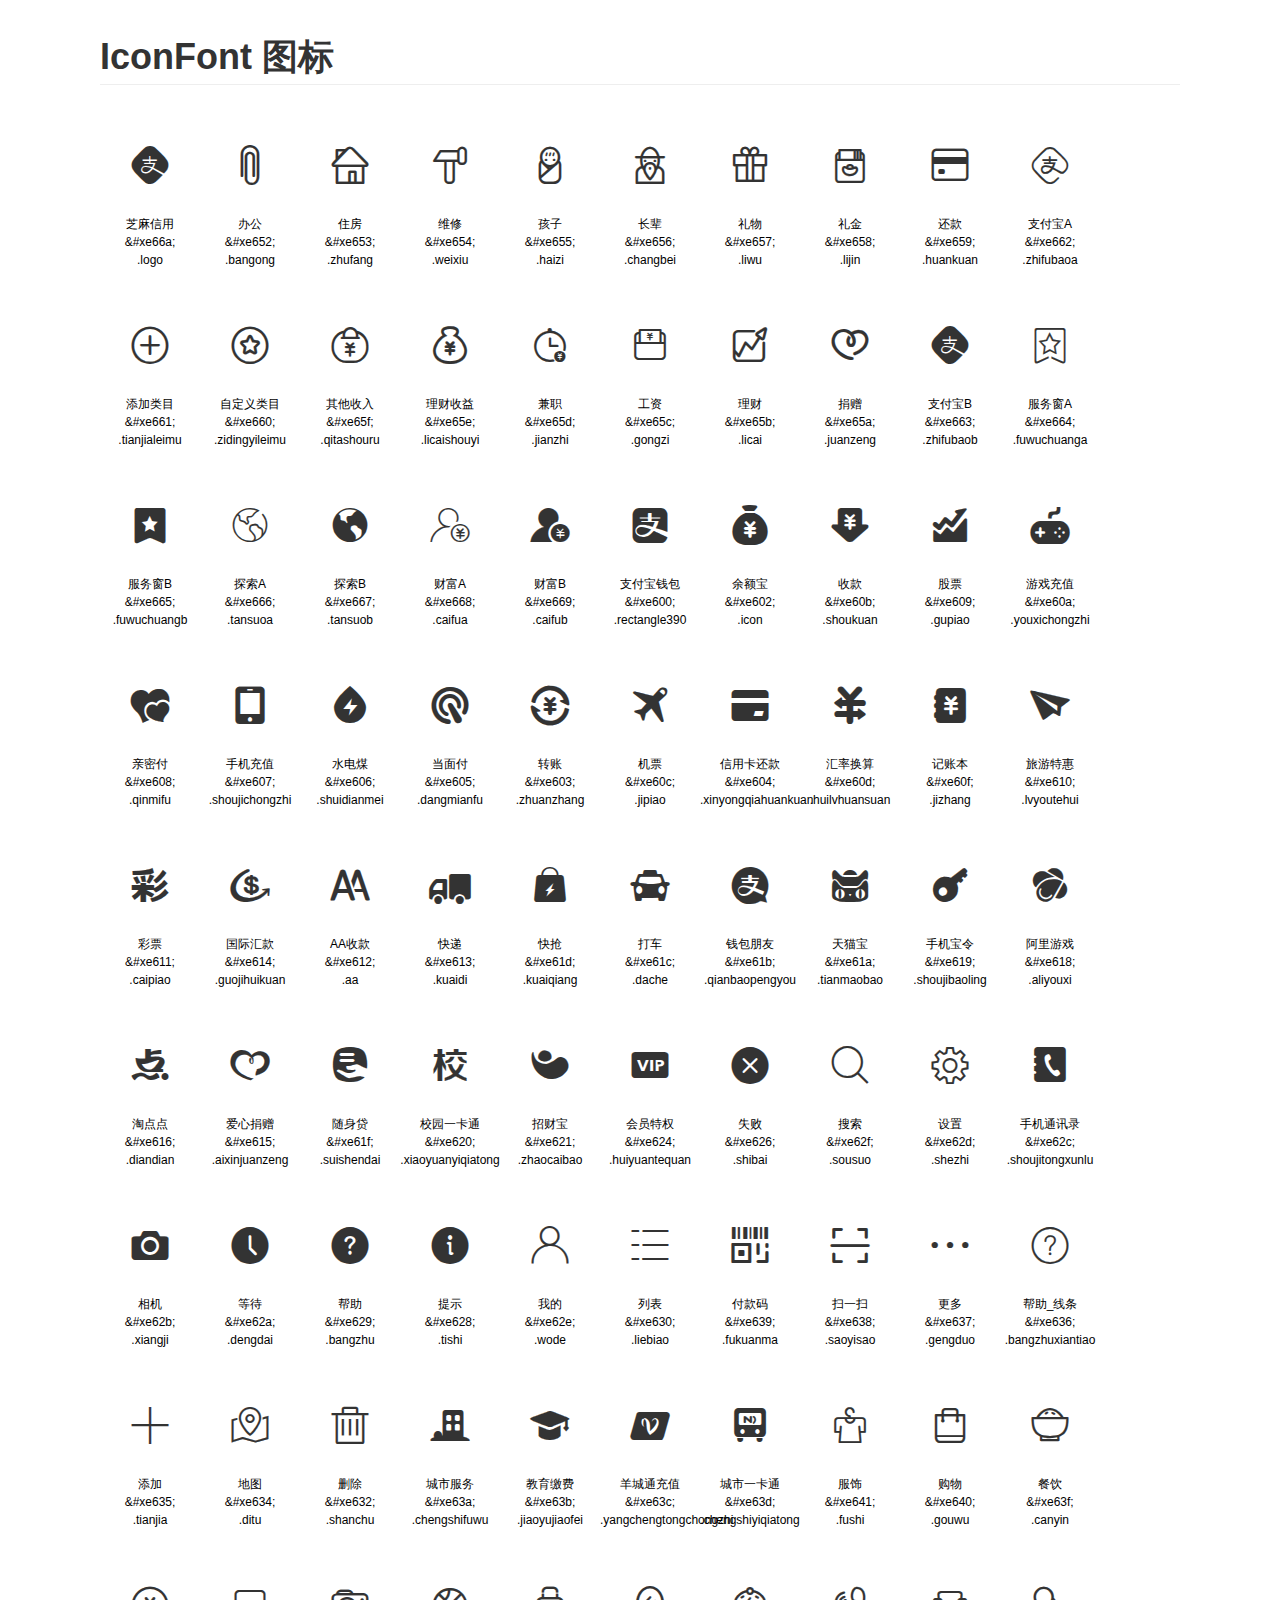
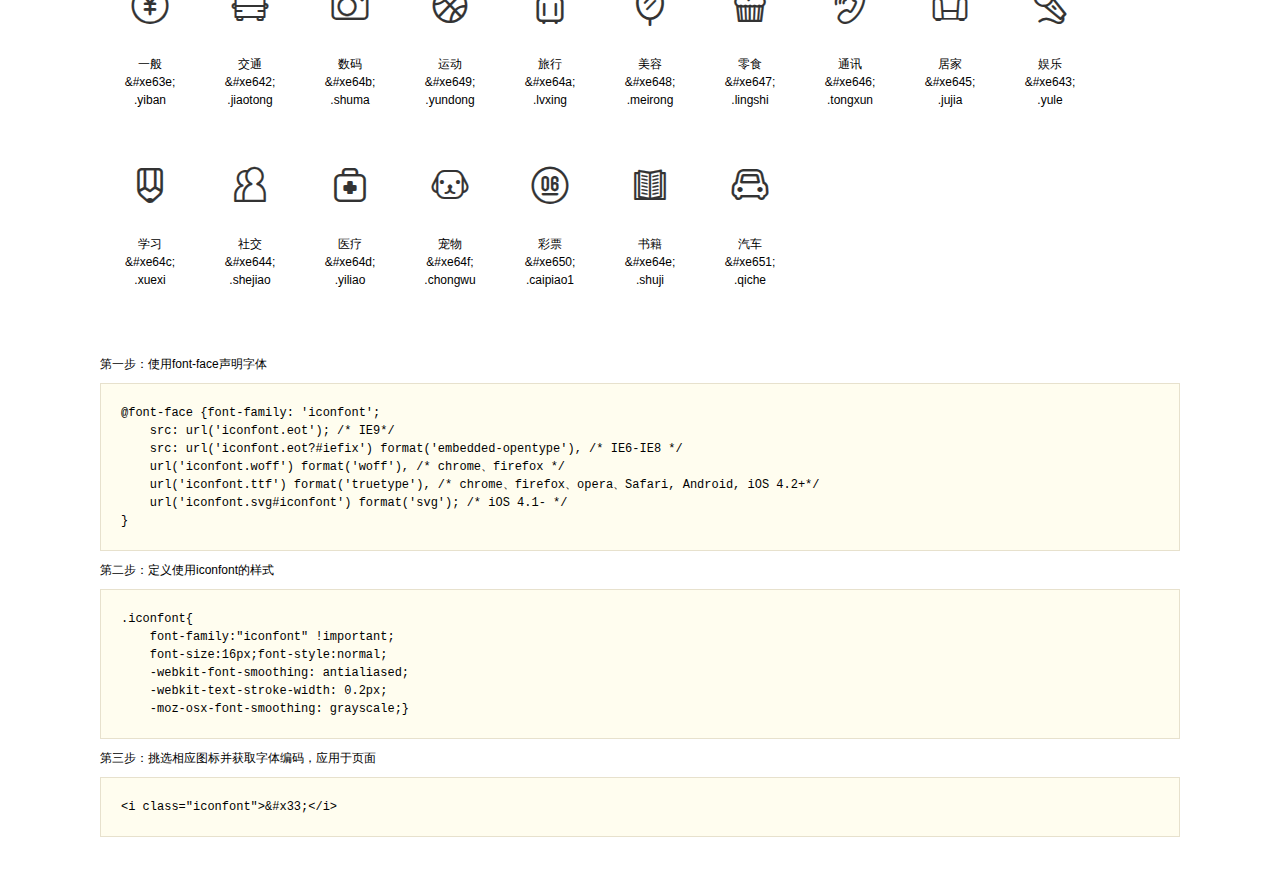
<file: icons/fonts1/demo.html>
<!DOCTYPE html>
<html>
<head>
    <meta charset="utf-8"/>
    <title>IconFont</title>
    <link rel="stylesheet" href="demo.css">
    <link rel="stylesheet" href="iconfont.css">
</head>
<body>
    <div class="main">
        <h1>IconFont 图标</h1>
        <ul class="icon_lists clear">
            
                <li>
                <i class="icon iconfont">&#xe663;</i>
                    <div class="name">芝麻信用</div>
                    <div class="code">&amp;#xe66a;</div>
                    <div class="fontclass">.logo</div>
                </li>
            
                <li>
                <i class="icon iconfont">&#xe652;</i>
                    <div class="name">办公</div>
                    <div class="code">&amp;#xe652;</div>
                    <div class="fontclass">.bangong</div>
                </li>
            
                <li>
                <i class="icon iconfont">&#xe653;</i>
                    <div class="name">住房</div>
                    <div class="code">&amp;#xe653;</div>
                    <div class="fontclass">.zhufang</div>
                </li>
            
                <li>
                <i class="icon iconfont">&#xe654;</i>
                    <div class="name">维修</div>
                    <div class="code">&amp;#xe654;</div>
                    <div class="fontclass">.weixiu</div>
                </li>
            
                <li>
                <i class="icon iconfont">&#xe655;</i>
                    <div class="name">孩子</div>
                    <div class="code">&amp;#xe655;</div>
                    <div class="fontclass">.haizi</div>
                </li>
            
                <li>
                <i class="icon iconfont">&#xe656;</i>
                    <div class="name">长辈</div>
                    <div class="code">&amp;#xe656;</div>
                    <div class="fontclass">.changbei</div>
                </li>
            
                <li>
                <i class="icon iconfont">&#xe657;</i>
                    <div class="name">礼物</div>
                    <div class="code">&amp;#xe657;</div>
                    <div class="fontclass">.liwu</div>
                </li>
            
                <li>
                <i class="icon iconfont">&#xe658;</i>
                    <div class="name">礼金</div>
                    <div class="code">&amp;#xe658;</div>
                    <div class="fontclass">.lijin</div>
                </li>
            
                <li>
                <i class="icon iconfont">&#xe659;</i>
                    <div class="name">还款</div>
                    <div class="code">&amp;#xe659;</div>
                    <div class="fontclass">.huankuan</div>
                </li>
            
                <li>
                <i class="icon iconfont">&#xe662;</i>
                    <div class="name">支付宝A</div>
                    <div class="code">&amp;#xe662;</div>
                    <div class="fontclass">.zhifubaoa</div>
                </li>
            
                <li>
                <i class="icon iconfont">&#xe661;</i>
                    <div class="name">添加类目</div>
                    <div class="code">&amp;#xe661;</div>
                    <div class="fontclass">.tianjialeimu</div>
                </li>
            
                <li>
                <i class="icon iconfont">&#xe660;</i>
                    <div class="name">自定义类目</div>
                    <div class="code">&amp;#xe660;</div>
                    <div class="fontclass">.zidingyileimu</div>
                </li>
            
                <li>
                <i class="icon iconfont">&#xe65f;</i>
                    <div class="name">其他收入</div>
                    <div class="code">&amp;#xe65f;</div>
                    <div class="fontclass">.qitashouru</div>
                </li>
            
                <li>
                <i class="icon iconfont">&#xe65e;</i>
                    <div class="name">理财收益</div>
                    <div class="code">&amp;#xe65e;</div>
                    <div class="fontclass">.licaishouyi</div>
                </li>
            
                <li>
                <i class="icon iconfont">&#xe65d;</i>
                    <div class="name">兼职</div>
                    <div class="code">&amp;#xe65d;</div>
                    <div class="fontclass">.jianzhi</div>
                </li>
            
                <li>
                <i class="icon iconfont">&#xe65c;</i>
                    <div class="name">工资</div>
                    <div class="code">&amp;#xe65c;</div>
                    <div class="fontclass">.gongzi</div>
                </li>
            
                <li>
                <i class="icon iconfont">&#xe65b;</i>
                    <div class="name">理财</div>
                    <div class="code">&amp;#xe65b;</div>
                    <div class="fontclass">.licai</div>
                </li>
            
                <li>
                <i class="icon iconfont">&#xe65a;</i>
                    <div class="name">捐赠</div>
                    <div class="code">&amp;#xe65a;</div>
                    <div class="fontclass">.juanzeng</div>
                </li>
            
                <li>
                <i class="icon iconfont">&#xe663;</i>
                    <div class="name">支付宝B</div>
                    <div class="code">&amp;#xe663;</div>
                    <div class="fontclass">.zhifubaob</div>
                </li>
            
                <li>
                <i class="icon iconfont">&#xe664;</i>
                    <div class="name">服务窗A</div>
                    <div class="code">&amp;#xe664;</div>
                    <div class="fontclass">.fuwuchuanga</div>
                </li>
            
                <li>
                <i class="icon iconfont">&#xe665;</i>
                    <div class="name">服务窗B</div>
                    <div class="code">&amp;#xe665;</div>
                    <div class="fontclass">.fuwuchuangb</div>
                </li>
            
                <li>
                <i class="icon iconfont">&#xe666;</i>
                    <div class="name">探索A</div>
                    <div class="code">&amp;#xe666;</div>
                    <div class="fontclass">.tansuoa</div>
                </li>
            
                <li>
                <i class="icon iconfont">&#xe667;</i>
                    <div class="name">探索B</div>
                    <div class="code">&amp;#xe667;</div>
                    <div class="fontclass">.tansuob</div>
                </li>
            
                <li>
                <i class="icon iconfont">&#xe668;</i>
                    <div class="name">财富A</div>
                    <div class="code">&amp;#xe668;</div>
                    <div class="fontclass">.caifua</div>
                </li>
            
                <li>
                <i class="icon iconfont">&#xe669;</i>
                    <div class="name">财富B</div>
                    <div class="code">&amp;#xe669;</div>
                    <div class="fontclass">.caifub</div>
                </li>
            
                <li>
                <i class="icon iconfont">&#xe600;</i>
                    <div class="name">支付宝钱包</div>
                    <div class="code">&amp;#xe600;</div>
                    <div class="fontclass">.rectangle390</div>
                </li>
            
                <li>
                <i class="icon iconfont">&#xe602;</i>
                    <div class="name">余额宝</div>
                    <div class="code">&amp;#xe602;</div>
                    <div class="fontclass">.icon</div>
                </li>
            
                <li>
                <i class="icon iconfont">&#xe60b;</i>
                    <div class="name">收款</div>
                    <div class="code">&amp;#xe60b;</div>
                    <div class="fontclass">.shoukuan</div>
                </li>
            
                <li>
                <i class="icon iconfont">&#xe609;</i>
                    <div class="name">股票</div>
                    <div class="code">&amp;#xe609;</div>
                    <div class="fontclass">.gupiao</div>
                </li>
            
                <li>
                <i class="icon iconfont">&#xe60a;</i>
                    <div class="name">游戏充值</div>
                    <div class="code">&amp;#xe60a;</div>
                    <div class="fontclass">.youxichongzhi</div>
                </li>
            
                <li>
                <i class="icon iconfont">&#xe608;</i>
                    <div class="name">亲密付</div>
                    <div class="code">&amp;#xe608;</div>
                    <div class="fontclass">.qinmifu</div>
                </li>
            
                <li>
                <i class="icon iconfont">&#xe607;</i>
                    <div class="name">手机充值</div>
                    <div class="code">&amp;#xe607;</div>
                    <div class="fontclass">.shoujichongzhi</div>
                </li>
            
                <li>
                <i class="icon iconfont">&#xe606;</i>
                    <div class="name">水电煤</div>
                    <div class="code">&amp;#xe606;</div>
                    <div class="fontclass">.shuidianmei</div>
                </li>
            
                <li>
                <i class="icon iconfont">&#xe605;</i>
                    <div class="name">当面付</div>
                    <div class="code">&amp;#xe605;</div>
                    <div class="fontclass">.dangmianfu</div>
                </li>
            
                <li>
                <i class="icon iconfont">&#xe603;</i>
                    <div class="name">转账</div>
                    <div class="code">&amp;#xe603;</div>
                    <div class="fontclass">.zhuanzhang</div>
                </li>
            
                <li>
                <i class="icon iconfont">&#xe60c;</i>
                    <div class="name">机票</div>
                    <div class="code">&amp;#xe60c;</div>
                    <div class="fontclass">.jipiao</div>
                </li>
            
                <li>
                <i class="icon iconfont">&#xe604;</i>
                    <div class="name">信用卡还款</div>
                    <div class="code">&amp;#xe604;</div>
                    <div class="fontclass">.xinyongqiahuankuan</div>
                </li>
            
                <li>
                <i class="icon iconfont">&#xe60d;</i>
                    <div class="name">汇率换算</div>
                    <div class="code">&amp;#xe60d;</div>
                    <div class="fontclass">.huilvhuansuan</div>
                </li>
            
                <li>
                <i class="icon iconfont">&#xe60f;</i>
                    <div class="name">记账本</div>
                    <div class="code">&amp;#xe60f;</div>
                    <div class="fontclass">.jizhang</div>
                </li>
            
                <li>
                <i class="icon iconfont">&#xe610;</i>
                    <div class="name">旅游特惠</div>
                    <div class="code">&amp;#xe610;</div>
                    <div class="fontclass">.lvyoutehui</div>
                </li>
            
                <li>
                <i class="icon iconfont">&#xe611;</i>
                    <div class="name">彩票</div>
                    <div class="code">&amp;#xe611;</div>
                    <div class="fontclass">.caipiao</div>
                </li>
            
                <li>
                <i class="icon iconfont">&#xe614;</i>
                    <div class="name">国际汇款</div>
                    <div class="code">&amp;#xe614;</div>
                    <div class="fontclass">.guojihuikuan</div>
                </li>
            
                <li>
                <i class="icon iconfont">&#xe612;</i>
                    <div class="name">AA收款</div>
                    <div class="code">&amp;#xe612;</div>
                    <div class="fontclass">.aa</div>
                </li>
            
                <li>
                <i class="icon iconfont">&#xe613;</i>
                    <div class="name">快递</div>
                    <div class="code">&amp;#xe613;</div>
                    <div class="fontclass">.kuaidi</div>
                </li>
            
                <li>
                <i class="icon iconfont">&#xe61d;</i>
                    <div class="name">快抢</div>
                    <div class="code">&amp;#xe61d;</div>
                    <div class="fontclass">.kuaiqiang</div>
                </li>
            
                <li>
                <i class="icon iconfont">&#xe61c;</i>
                    <div class="name">打车</div>
                    <div class="code">&amp;#xe61c;</div>
                    <div class="fontclass">.dache</div>
                </li>
            
                <li>
                <i class="icon iconfont">&#xe61b;</i>
                    <div class="name">钱包朋友</div>
                    <div class="code">&amp;#xe61b;</div>
                    <div class="fontclass">.qianbaopengyou</div>
                </li>
            
                <li>
                <i class="icon iconfont">&#xe61a;</i>
                    <div class="name">天猫宝</div>
                    <div class="code">&amp;#xe61a;</div>
                    <div class="fontclass">.tianmaobao</div>
                </li>
            
                <li>
                <i class="icon iconfont">&#xe619;</i>
                    <div class="name">手机宝令</div>
                    <div class="code">&amp;#xe619;</div>
                    <div class="fontclass">.shoujibaoling</div>
                </li>
            
                <li>
                <i class="icon iconfont">&#xe618;</i>
                    <div class="name">阿里游戏</div>
                    <div class="code">&amp;#xe618;</div>
                    <div class="fontclass">.aliyouxi</div>
                </li>
            
                <li>
                <i class="icon iconfont">&#xe616;</i>
                    <div class="name">淘点点</div>
                    <div class="code">&amp;#xe616;</div>
                    <div class="fontclass">.diandian</div>
                </li>
            
                <li>
                <i class="icon iconfont">&#xe615;</i>
                    <div class="name">爱心捐赠</div>
                    <div class="code">&amp;#xe615;</div>
                    <div class="fontclass">.aixinjuanzeng</div>
                </li>
            
                <li>
                <i class="icon iconfont">&#xe61f;</i>
                    <div class="name">随身贷</div>
                    <div class="code">&amp;#xe61f;</div>
                    <div class="fontclass">.suishendai</div>
                </li>
            
                <li>
                <i class="icon iconfont">&#xe620;</i>
                    <div class="name">校园一卡通</div>
                    <div class="code">&amp;#xe620;</div>
                    <div class="fontclass">.xiaoyuanyiqiatong</div>
                </li>
            
                <li>
                <i class="icon iconfont">&#xe621;</i>
                    <div class="name">招财宝</div>
                    <div class="code">&amp;#xe621;</div>
                    <div class="fontclass">.zhaocaibao</div>
                </li>
            
                <li>
                <i class="icon iconfont">&#xe624;</i>
                    <div class="name">会员特权</div>
                    <div class="code">&amp;#xe624;</div>
                    <div class="fontclass">.huiyuantequan</div>
                </li>
            
                <li>
                <i class="icon iconfont">&#xe626;</i>
                    <div class="name">失败</div>
                    <div class="code">&amp;#xe626;</div>
                    <div class="fontclass">.shibai</div>
                </li>
            
                <li>
                <i class="icon iconfont">&#xe62f;</i>
                    <div class="name">搜索</div>
                    <div class="code">&amp;#xe62f;</div>
                    <div class="fontclass">.sousuo</div>
                </li>
            
                <li>
                <i class="icon iconfont">&#xe62d;</i>
                    <div class="name">设置</div>
                    <div class="code">&amp;#xe62d;</div>
                    <div class="fontclass">.shezhi</div>
                </li>
            
                <li>
                <i class="icon iconfont">&#xe62c;</i>
                    <div class="name">手机通讯录</div>
                    <div class="code">&amp;#xe62c;</div>
                    <div class="fontclass">.shoujitongxunlu</div>
                </li>
            
                <li>
                <i class="icon iconfont">&#xe62b;</i>
                    <div class="name">相机</div>
                    <div class="code">&amp;#xe62b;</div>
                    <div class="fontclass">.xiangji</div>
                </li>
            
                <li>
                <i class="icon iconfont">&#xe62a;</i>
                    <div class="name">等待</div>
                    <div class="code">&amp;#xe62a;</div>
                    <div class="fontclass">.dengdai</div>
                </li>
            
                <li>
                <i class="icon iconfont">&#xe629;</i>
                    <div class="name">帮助</div>
                    <div class="code">&amp;#xe629;</div>
                    <div class="fontclass">.bangzhu</div>
                </li>
            
                <li>
                <i class="icon iconfont">&#xe628;</i>
                    <div class="name">提示</div>
                    <div class="code">&amp;#xe628;</div>
                    <div class="fontclass">.tishi</div>
                </li>
            
                <li>
                <i class="icon iconfont">&#xe62e;</i>
                    <div class="name">我的</div>
                    <div class="code">&amp;#xe62e;</div>
                    <div class="fontclass">.wode</div>
                </li>
            
                <li>
                <i class="icon iconfont">&#xe630;</i>
                    <div class="name">列表</div>
                    <div class="code">&amp;#xe630;</div>
                    <div class="fontclass">.liebiao</div>
                </li>
            
                <li>
                <i class="icon iconfont">&#xe639;</i>
                    <div class="name">付款码</div>
                    <div class="code">&amp;#xe639;</div>
                    <div class="fontclass">.fukuanma</div>
                </li>
            
                <li>
                <i class="icon iconfont">&#xe638;</i>
                    <div class="name">扫一扫</div>
                    <div class="code">&amp;#xe638;</div>
                    <div class="fontclass">.saoyisao</div>
                </li>
            
                <li>
                <i class="icon iconfont">&#xe637;</i>
                    <div class="name">更多</div>
                    <div class="code">&amp;#xe637;</div>
                    <div class="fontclass">.gengduo</div>
                </li>
            
                <li>
                <i class="icon iconfont">&#xe636;</i>
                    <div class="name">帮助_线条</div>
                    <div class="code">&amp;#xe636;</div>
                    <div class="fontclass">.bangzhuxiantiao</div>
                </li>
            
                <li>
                <i class="icon iconfont">&#xe635;</i>
                    <div class="name">添加</div>
                    <div class="code">&amp;#xe635;</div>
                    <div class="fontclass">.tianjia</div>
                </li>
            
                <li>
                <i class="icon iconfont">&#xe634;</i>
                    <div class="name">地图</div>
                    <div class="code">&amp;#xe634;</div>
                    <div class="fontclass">.ditu</div>
                </li>
            
                <li>
                <i class="icon iconfont">&#xe632;</i>
                    <div class="name">删除</div>
                    <div class="code">&amp;#xe632;</div>
                    <div class="fontclass">.shanchu</div>
                </li>
            
                <li>
                <i class="icon iconfont">&#xe63a;</i>
                    <div class="name">城市服务</div>
                    <div class="code">&amp;#xe63a;</div>
                    <div class="fontclass">.chengshifuwu</div>
                </li>
            
                <li>
                <i class="icon iconfont">&#xe63b;</i>
                    <div class="name">教育缴费</div>
                    <div class="code">&amp;#xe63b;</div>
                    <div class="fontclass">.jiaoyujiaofei</div>
                </li>
            
                <li>
                <i class="icon iconfont">&#xe63c;</i>
                    <div class="name">羊城通充值</div>
                    <div class="code">&amp;#xe63c;</div>
                    <div class="fontclass">.yangchengtongchongzhi</div>
                </li>
            
                <li>
                <i class="icon iconfont">&#xe63d;</i>
                    <div class="name">城市一卡通</div>
                    <div class="code">&amp;#xe63d;</div>
                    <div class="fontclass">.chengshiyiqiatong</div>
                </li>
            
                <li>
                <i class="icon iconfont">&#xe641;</i>
                    <div class="name">服饰</div>
                    <div class="code">&amp;#xe641;</div>
                    <div class="fontclass">.fushi</div>
                </li>
            
                <li>
                <i class="icon iconfont">&#xe640;</i>
                    <div class="name">购物</div>
                    <div class="code">&amp;#xe640;</div>
                    <div class="fontclass">.gouwu</div>
                </li>
            
                <li>
                <i class="icon iconfont">&#xe63f;</i>
                    <div class="name">餐饮</div>
                    <div class="code">&amp;#xe63f;</div>
                    <div class="fontclass">.canyin</div>
                </li>
            
                <li>
                <i class="icon iconfont">&#xe63e;</i>
                    <div class="name">一般</div>
                    <div class="code">&amp;#xe63e;</div>
                    <div class="fontclass">.yiban</div>
                </li>
            
                <li>
                <i class="icon iconfont">&#xe642;</i>
                    <div class="name">交通</div>
                    <div class="code">&amp;#xe642;</div>
                    <div class="fontclass">.jiaotong</div>
                </li>
            
                <li>
                <i class="icon iconfont">&#xe64b;</i>
                    <div class="name">数码</div>
                    <div class="code">&amp;#xe64b;</div>
                    <div class="fontclass">.shuma</div>
                </li>
            
                <li>
                <i class="icon iconfont">&#xe649;</i>
                    <div class="name">运动</div>
                    <div class="code">&amp;#xe649;</div>
                    <div class="fontclass">.yundong</div>
                </li>
            
                <li>
                <i class="icon iconfont">&#xe64a;</i>
                    <div class="name">旅行</div>
                    <div class="code">&amp;#xe64a;</div>
                    <div class="fontclass">.lvxing</div>
                </li>
            
                <li>
                <i class="icon iconfont">&#xe648;</i>
                    <div class="name">美容</div>
                    <div class="code">&amp;#xe648;</div>
                    <div class="fontclass">.meirong</div>
                </li>
            
                <li>
                <i class="icon iconfont">&#xe647;</i>
                    <div class="name">零食</div>
                    <div class="code">&amp;#xe647;</div>
                    <div class="fontclass">.lingshi</div>
                </li>
            
                <li>
                <i class="icon iconfont">&#xe646;</i>
                    <div class="name">通讯</div>
                    <div class="code">&amp;#xe646;</div>
                    <div class="fontclass">.tongxun</div>
                </li>
            
                <li>
                <i class="icon iconfont">&#xe645;</i>
                    <div class="name">居家</div>
                    <div class="code">&amp;#xe645;</div>
                    <div class="fontclass">.jujia</div>
                </li>
            
                <li>
                <i class="icon iconfont">&#xe643;</i>
                    <div class="name">娱乐</div>
                    <div class="code">&amp;#xe643;</div>
                    <div class="fontclass">.yule</div>
                </li>
            
                <li>
                <i class="icon iconfont">&#xe64c;</i>
                    <div class="name">学习</div>
                    <div class="code">&amp;#xe64c;</div>
                    <div class="fontclass">.xuexi</div>
                </li>
            
                <li>
                <i class="icon iconfont">&#xe644;</i>
                    <div class="name">社交</div>
                    <div class="code">&amp;#xe644;</div>
                    <div class="fontclass">.shejiao</div>
                </li>
            
                <li>
                <i class="icon iconfont">&#xe64d;</i>
                    <div class="name">医疗</div>
                    <div class="code">&amp;#xe64d;</div>
                    <div class="fontclass">.yiliao</div>
                </li>
            
                <li>
                <i class="icon iconfont">&#xe64f;</i>
                    <div class="name">宠物</div>
                    <div class="code">&amp;#xe64f;</div>
                    <div class="fontclass">.chongwu</div>
                </li>
            
                <li>
                <i class="icon iconfont">&#xe650;</i>
                    <div class="name">彩票</div>
                    <div class="code">&amp;#xe650;</div>
                    <div class="fontclass">.caipiao1</div>
                </li>
            
                <li>
                <i class="icon iconfont">&#xe64e;</i>
                    <div class="name">书籍</div>
                    <div class="code">&amp;#xe64e;</div>
                    <div class="fontclass">.shuji</div>
                </li>
            
                <li>
                <i class="icon iconfont">&#xe651;</i>
                    <div class="name">汽车</div>
                    <div class="code">&amp;#xe651;</div>
                    <div class="fontclass">.qiche</div>
                </li>
            
        </ul>


        <div class="helps">
            第一步：使用font-face声明字体
            <pre>
@font-face {font-family: 'iconfont';
    src: url('iconfont.eot'); /* IE9*/
    src: url('iconfont.eot?#iefix') format('embedded-opentype'), /* IE6-IE8 */
    url('iconfont.woff') format('woff'), /* chrome、firefox */
    url('iconfont.ttf') format('truetype'), /* chrome、firefox、opera、Safari, Android, iOS 4.2+*/
    url('iconfont.svg#iconfont') format('svg'); /* iOS 4.1- */
}
</pre>
第二步：定义使用iconfont的样式
            <pre>
.iconfont{
    font-family:"iconfont" !important;
    font-size:16px;font-style:normal;
    -webkit-font-smoothing: antialiased;
    -webkit-text-stroke-width: 0.2px;
    -moz-osx-font-smoothing: grayscale;}
</pre>
第三步：挑选相应图标并获取字体编码，应用于页面
<pre>
&lt;i class="iconfont"&gt;&amp;#x33;&lt;/i&gt;
</pre>
        </div>

    </div>
</body>
</html>
</file>
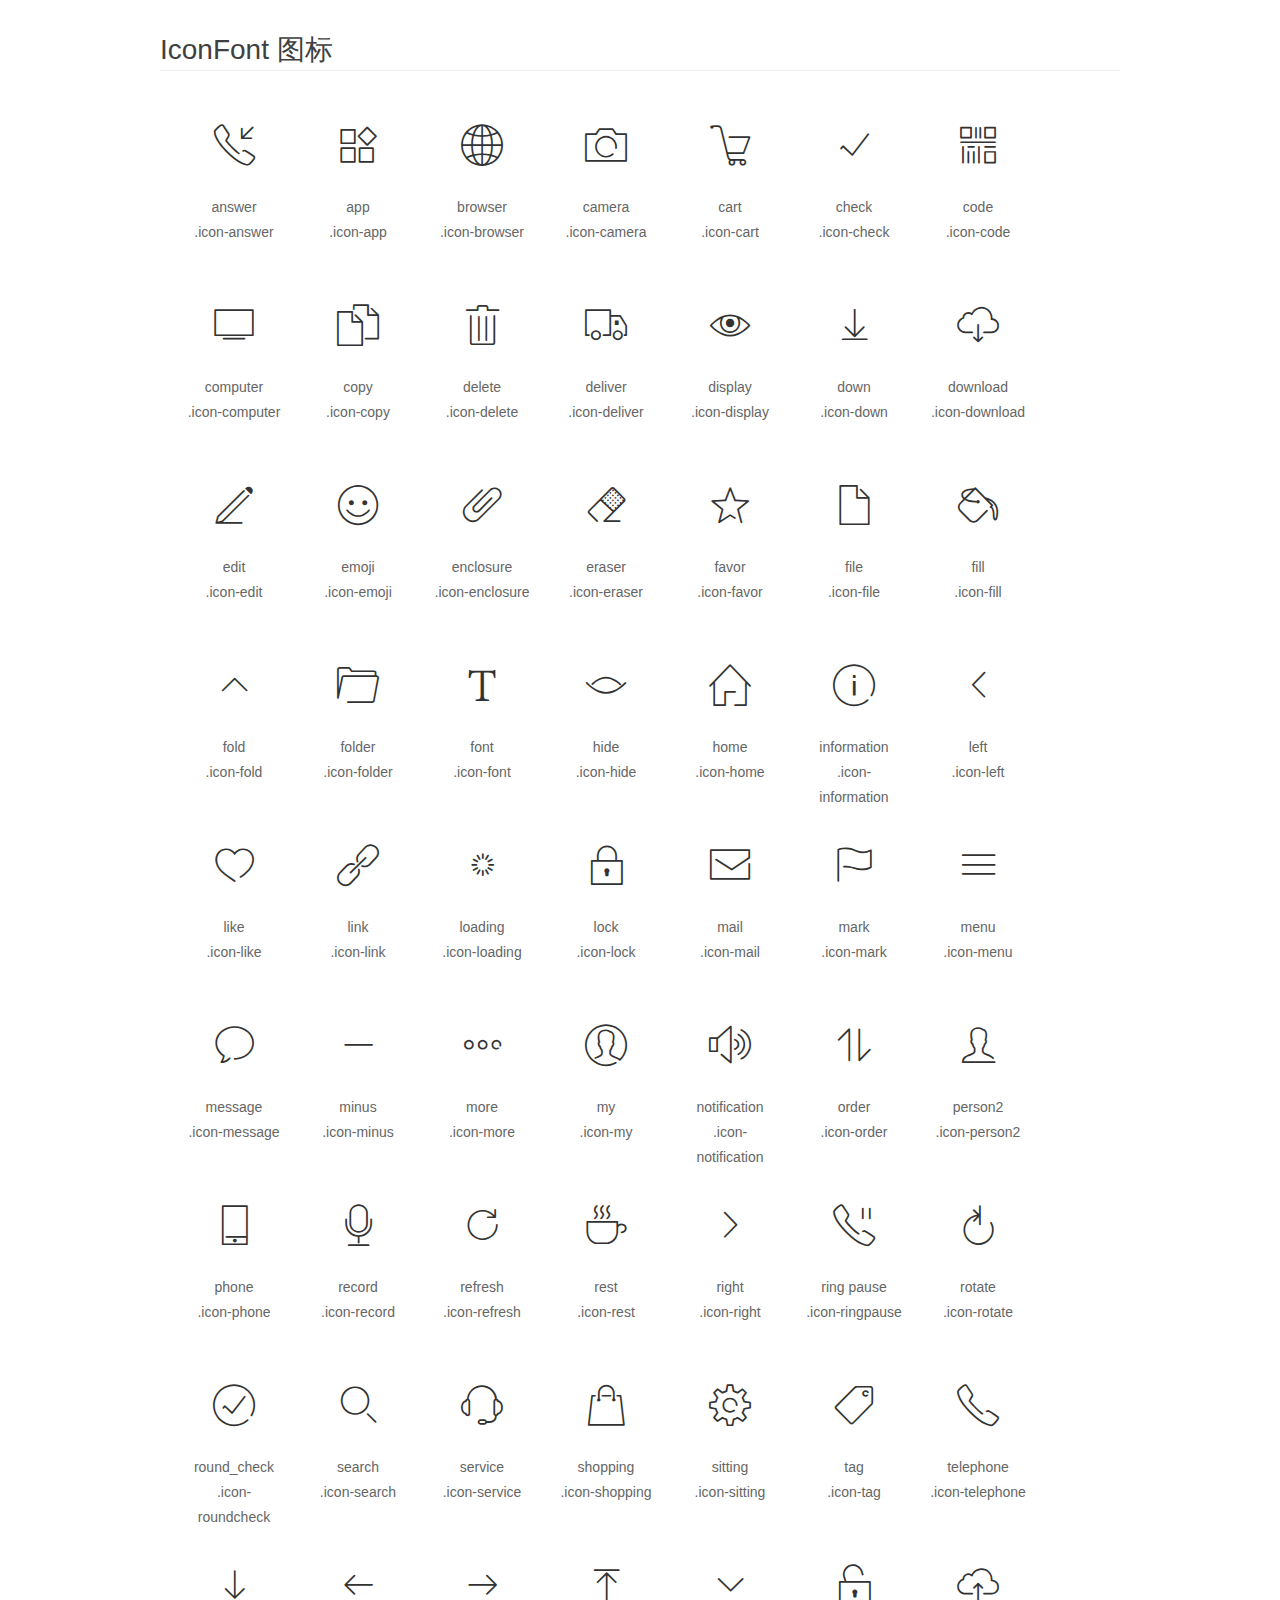
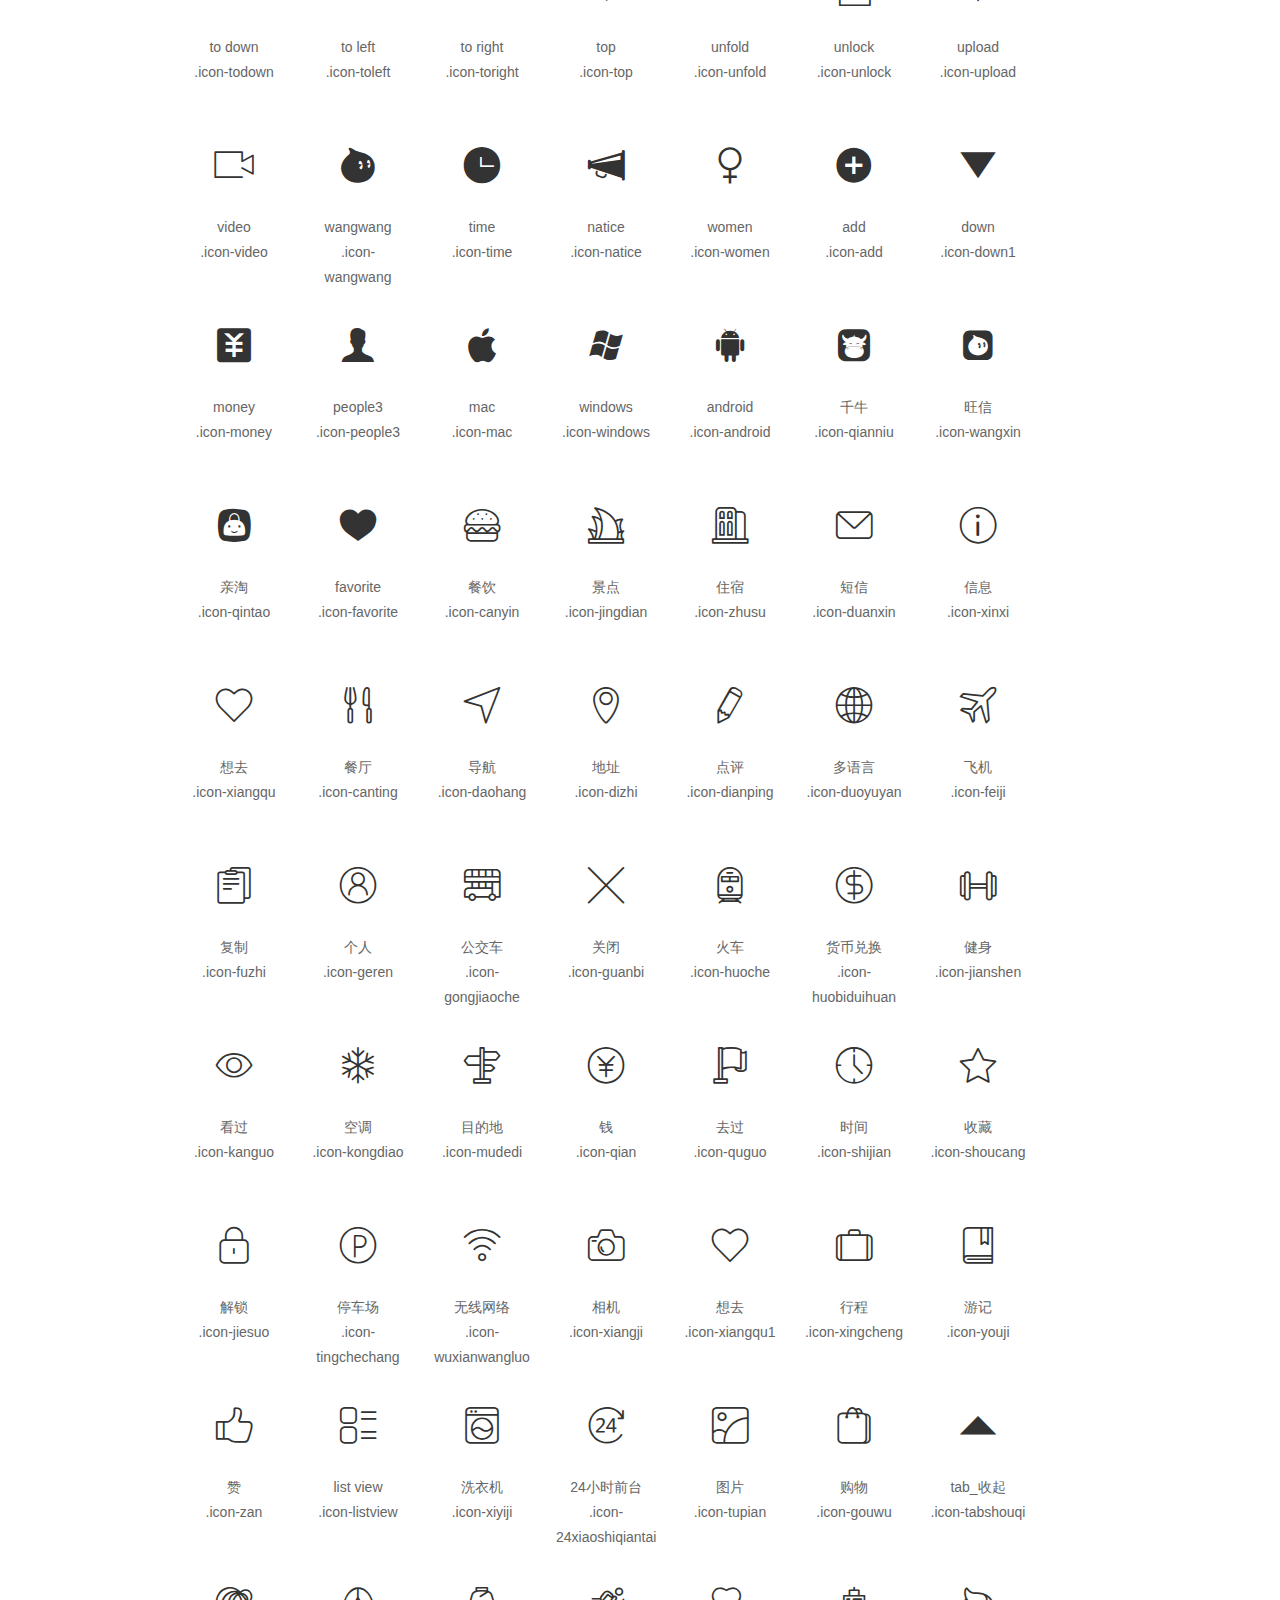
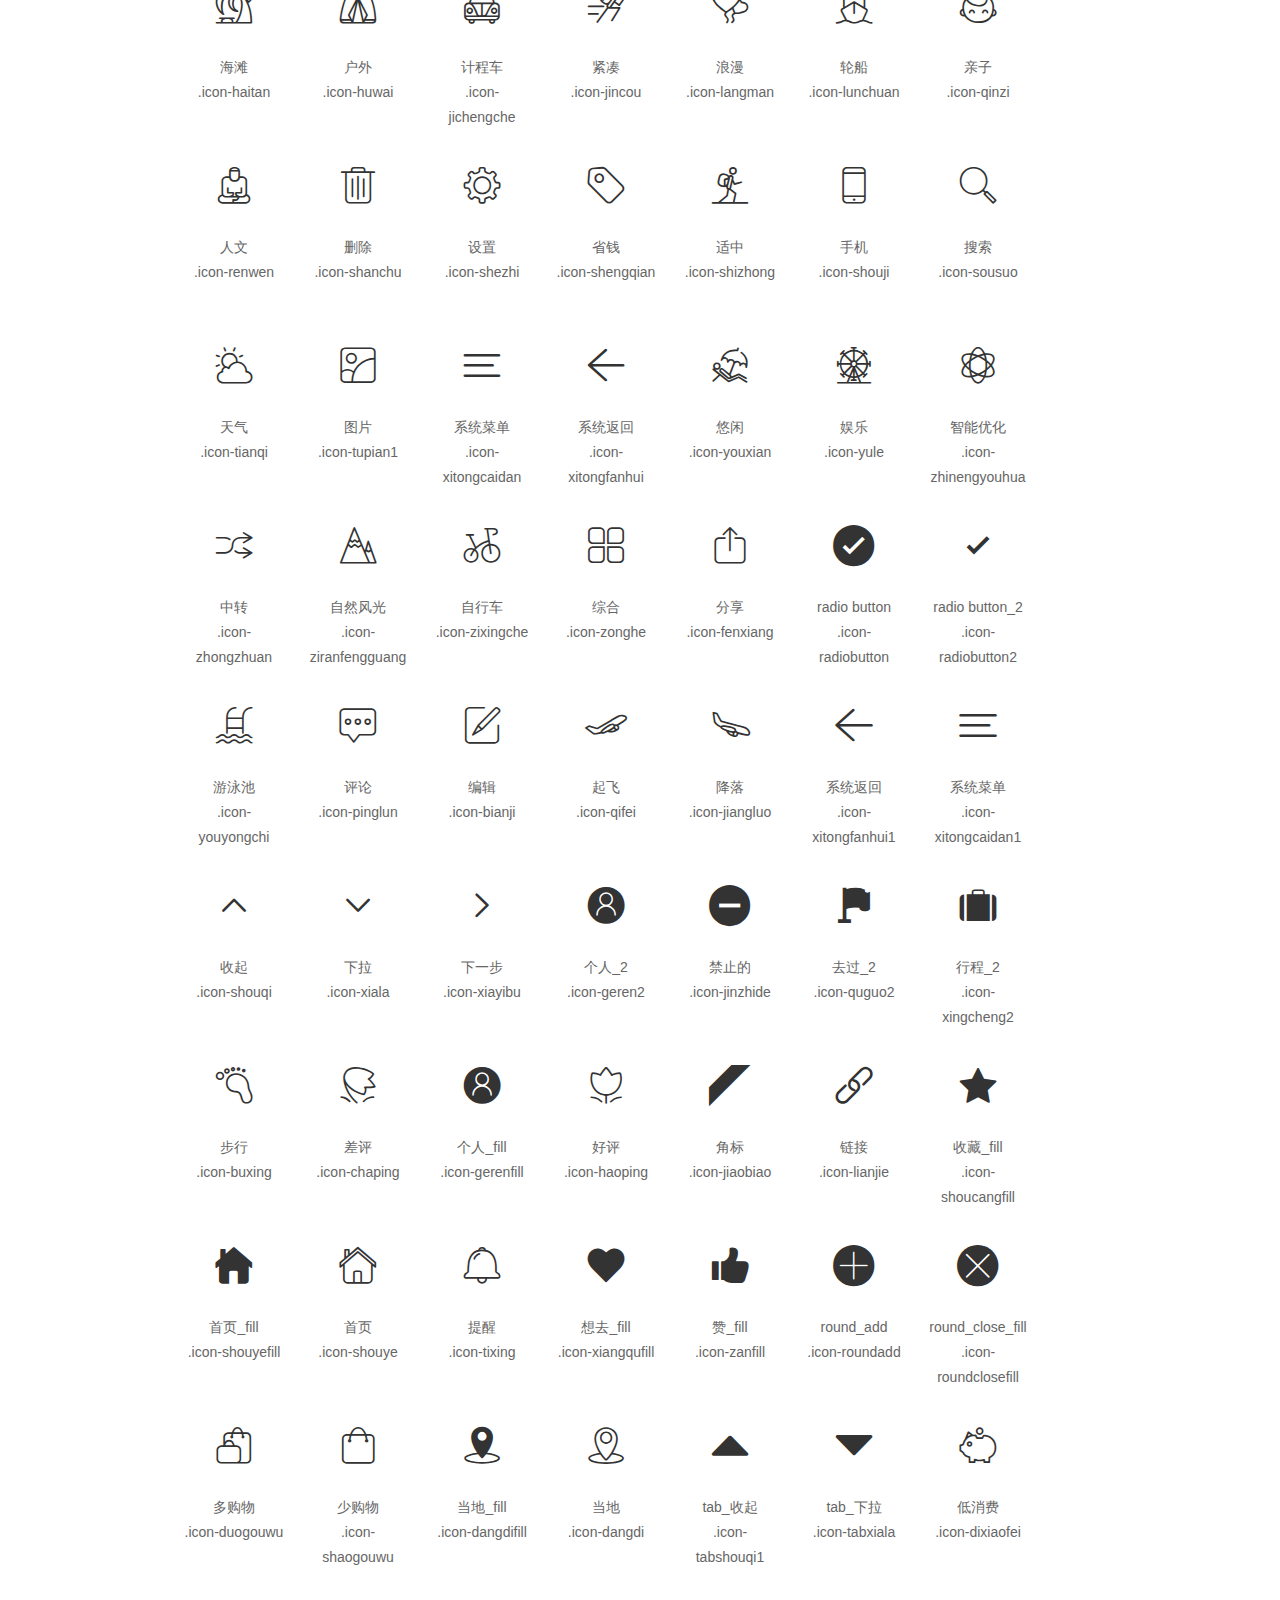
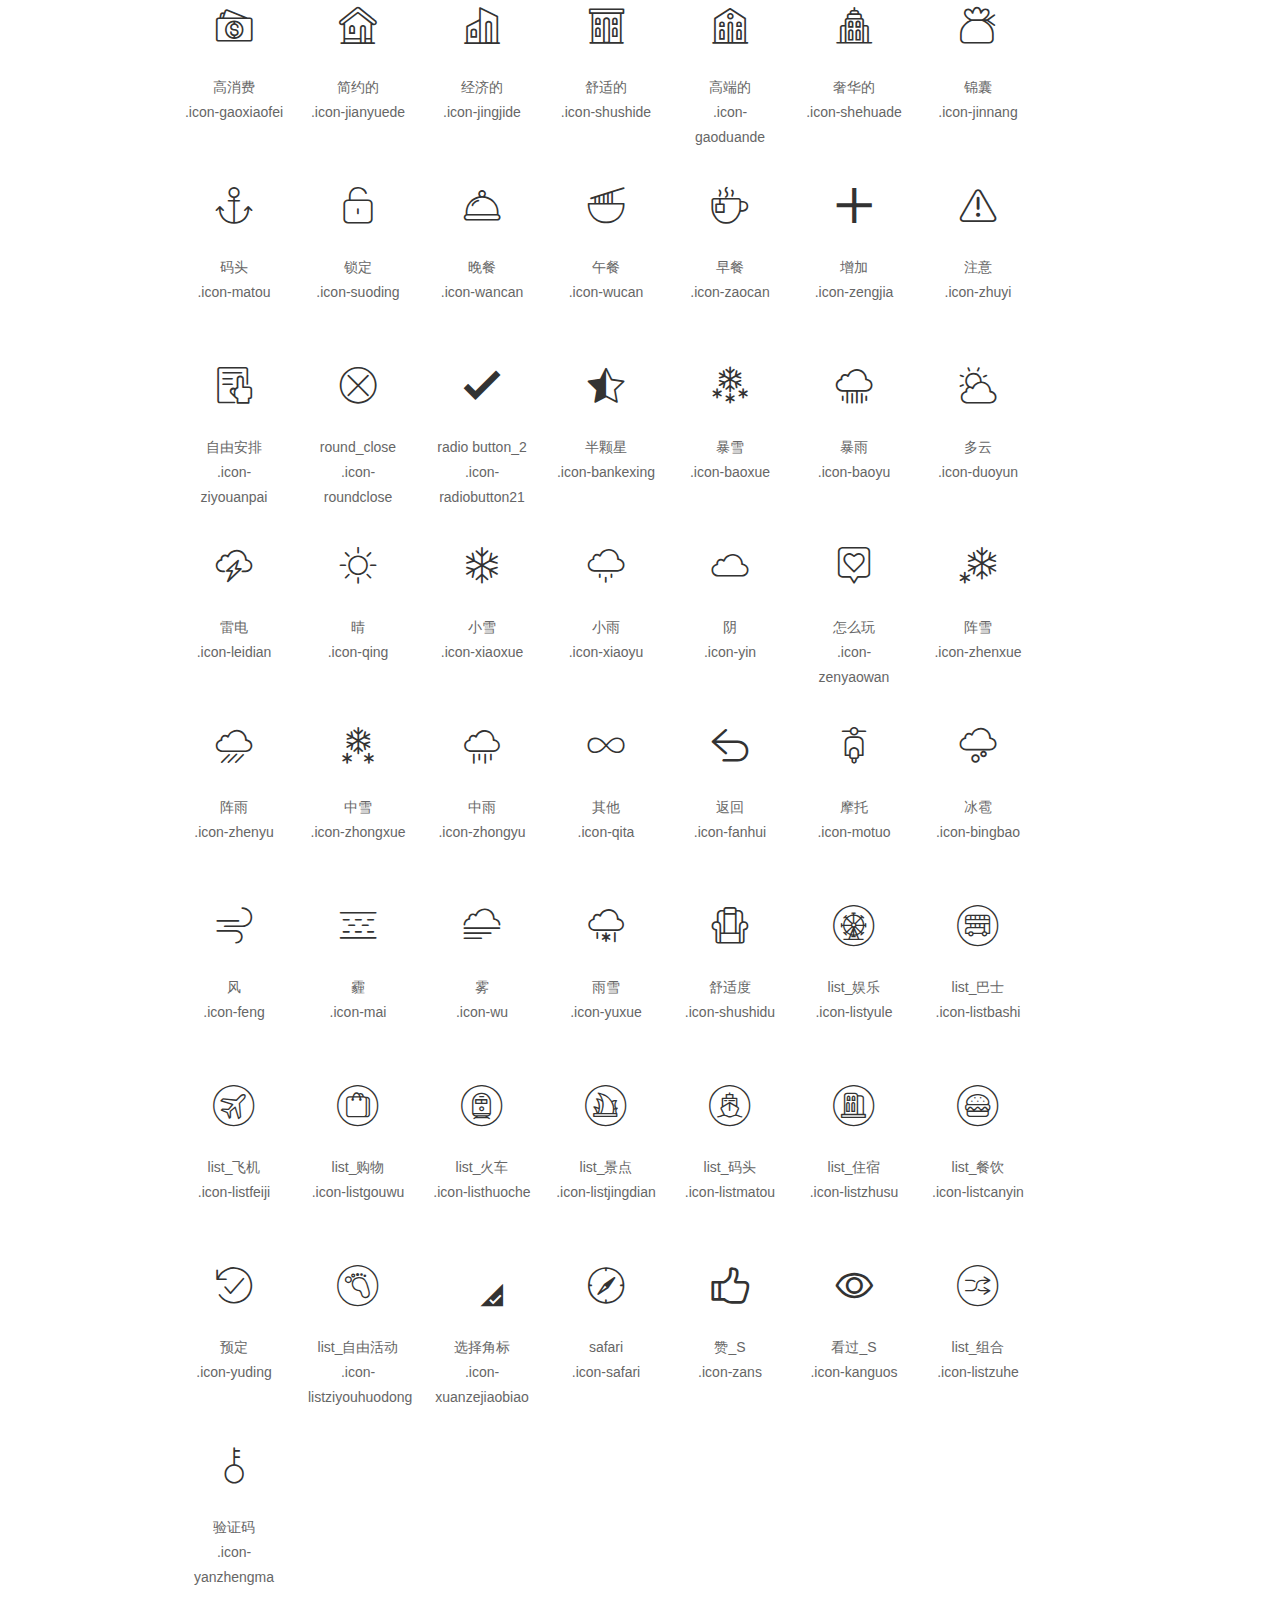
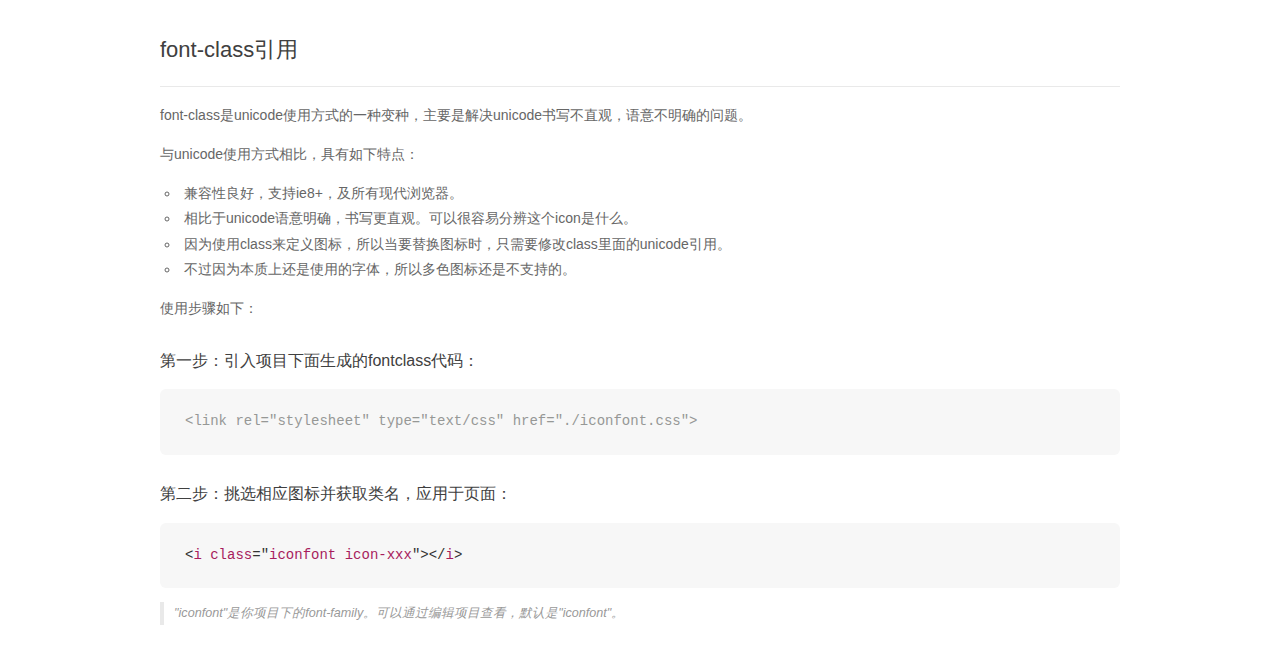
<file: icons/ICon/demo_fontclass.html>
<!DOCTYPE html>
<html>
<head>
    <meta charset="utf-8"/>
    <title>IconFont</title>
    <link rel="stylesheet" href="demo.css">
    <link rel="stylesheet" href="iconfont.css">
</head>
<body>
    <div class="main markdown">
        <h1>IconFont 图标</h1>
        <ul class="icon_lists clear">
            
                <li>
                <i class="icon iconfont icon-answer"></i>
                    <div class="name">answer</div>
                    <div class="fontclass">.icon-answer</div>
                </li>
            
                <li>
                <i class="icon iconfont icon-app"></i>
                    <div class="name">app</div>
                    <div class="fontclass">.icon-app</div>
                </li>
            
                <li>
                <i class="icon iconfont icon-browser"></i>
                    <div class="name">browser</div>
                    <div class="fontclass">.icon-browser</div>
                </li>
            
                <li>
                <i class="icon iconfont icon-camera"></i>
                    <div class="name">camera</div>
                    <div class="fontclass">.icon-camera</div>
                </li>
            
                <li>
                <i class="icon iconfont icon-cart"></i>
                    <div class="name">cart</div>
                    <div class="fontclass">.icon-cart</div>
                </li>
            
                <li>
                <i class="icon iconfont icon-check"></i>
                    <div class="name">check</div>
                    <div class="fontclass">.icon-check</div>
                </li>
            
                <li>
                <i class="icon iconfont icon-code"></i>
                    <div class="name">code</div>
                    <div class="fontclass">.icon-code</div>
                </li>
            
                <li>
                <i class="icon iconfont icon-computer"></i>
                    <div class="name">computer</div>
                    <div class="fontclass">.icon-computer</div>
                </li>
            
                <li>
                <i class="icon iconfont icon-copy"></i>
                    <div class="name">copy</div>
                    <div class="fontclass">.icon-copy</div>
                </li>
            
                <li>
                <i class="icon iconfont icon-delete"></i>
                    <div class="name">delete</div>
                    <div class="fontclass">.icon-delete</div>
                </li>
            
                <li>
                <i class="icon iconfont icon-deliver"></i>
                    <div class="name">deliver</div>
                    <div class="fontclass">.icon-deliver</div>
                </li>
            
                <li>
                <i class="icon iconfont icon-display"></i>
                    <div class="name">display</div>
                    <div class="fontclass">.icon-display</div>
                </li>
            
                <li>
                <i class="icon iconfont icon-down"></i>
                    <div class="name">down</div>
                    <div class="fontclass">.icon-down</div>
                </li>
            
                <li>
                <i class="icon iconfont icon-download"></i>
                    <div class="name">download</div>
                    <div class="fontclass">.icon-download</div>
                </li>
            
                <li>
                <i class="icon iconfont icon-edit"></i>
                    <div class="name">edit</div>
                    <div class="fontclass">.icon-edit</div>
                </li>
            
                <li>
                <i class="icon iconfont icon-emoji"></i>
                    <div class="name">emoji</div>
                    <div class="fontclass">.icon-emoji</div>
                </li>
            
                <li>
                <i class="icon iconfont icon-enclosure"></i>
                    <div class="name">enclosure</div>
                    <div class="fontclass">.icon-enclosure</div>
                </li>
            
                <li>
                <i class="icon iconfont icon-eraser"></i>
                    <div class="name">eraser</div>
                    <div class="fontclass">.icon-eraser</div>
                </li>
            
                <li>
                <i class="icon iconfont icon-favor"></i>
                    <div class="name">favor</div>
                    <div class="fontclass">.icon-favor</div>
                </li>
            
                <li>
                <i class="icon iconfont icon-file"></i>
                    <div class="name">file</div>
                    <div class="fontclass">.icon-file</div>
                </li>
            
                <li>
                <i class="icon iconfont icon-fill"></i>
                    <div class="name">fill</div>
                    <div class="fontclass">.icon-fill</div>
                </li>
            
                <li>
                <i class="icon iconfont icon-fold"></i>
                    <div class="name">fold</div>
                    <div class="fontclass">.icon-fold</div>
                </li>
            
                <li>
                <i class="icon iconfont icon-folder"></i>
                    <div class="name">folder</div>
                    <div class="fontclass">.icon-folder</div>
                </li>
            
                <li>
                <i class="icon iconfont icon-font"></i>
                    <div class="name">font</div>
                    <div class="fontclass">.icon-font</div>
                </li>
            
                <li>
                <i class="icon iconfont icon-hide"></i>
                    <div class="name">hide</div>
                    <div class="fontclass">.icon-hide</div>
                </li>
            
                <li>
                <i class="icon iconfont icon-home"></i>
                    <div class="name">home</div>
                    <div class="fontclass">.icon-home</div>
                </li>
            
                <li>
                <i class="icon iconfont icon-information"></i>
                    <div class="name">information</div>
                    <div class="fontclass">.icon-information</div>
                </li>
            
                <li>
                <i class="icon iconfont icon-left"></i>
                    <div class="name">left</div>
                    <div class="fontclass">.icon-left</div>
                </li>
            
                <li>
                <i class="icon iconfont icon-like"></i>
                    <div class="name">like</div>
                    <div class="fontclass">.icon-like</div>
                </li>
            
                <li>
                <i class="icon iconfont icon-link"></i>
                    <div class="name">link</div>
                    <div class="fontclass">.icon-link</div>
                </li>
            
                <li>
                <i class="icon iconfont icon-loading"></i>
                    <div class="name">loading</div>
                    <div class="fontclass">.icon-loading</div>
                </li>
            
                <li>
                <i class="icon iconfont icon-lock"></i>
                    <div class="name">lock</div>
                    <div class="fontclass">.icon-lock</div>
                </li>
            
                <li>
                <i class="icon iconfont icon-mail"></i>
                    <div class="name">mail</div>
                    <div class="fontclass">.icon-mail</div>
                </li>
            
                <li>
                <i class="icon iconfont icon-mark"></i>
                    <div class="name">mark</div>
                    <div class="fontclass">.icon-mark</div>
                </li>
            
                <li>
                <i class="icon iconfont icon-menu"></i>
                    <div class="name">menu</div>
                    <div class="fontclass">.icon-menu</div>
                </li>
            
                <li>
                <i class="icon iconfont icon-message"></i>
                    <div class="name">message</div>
                    <div class="fontclass">.icon-message</div>
                </li>
            
                <li>
                <i class="icon iconfont icon-minus"></i>
                    <div class="name">minus</div>
                    <div class="fontclass">.icon-minus</div>
                </li>
            
                <li>
                <i class="icon iconfont icon-more"></i>
                    <div class="name">more</div>
                    <div class="fontclass">.icon-more</div>
                </li>
            
                <li>
                <i class="icon iconfont icon-my"></i>
                    <div class="name">my</div>
                    <div class="fontclass">.icon-my</div>
                </li>
            
                <li>
                <i class="icon iconfont icon-notification"></i>
                    <div class="name">notification</div>
                    <div class="fontclass">.icon-notification</div>
                </li>
            
                <li>
                <i class="icon iconfont icon-order"></i>
                    <div class="name">order</div>
                    <div class="fontclass">.icon-order</div>
                </li>
            
                <li>
                <i class="icon iconfont icon-person2"></i>
                    <div class="name">person2</div>
                    <div class="fontclass">.icon-person2</div>
                </li>
            
                <li>
                <i class="icon iconfont icon-phone"></i>
                    <div class="name">phone</div>
                    <div class="fontclass">.icon-phone</div>
                </li>
            
                <li>
                <i class="icon iconfont icon-record"></i>
                    <div class="name">record</div>
                    <div class="fontclass">.icon-record</div>
                </li>
            
                <li>
                <i class="icon iconfont icon-refresh"></i>
                    <div class="name">refresh</div>
                    <div class="fontclass">.icon-refresh</div>
                </li>
            
                <li>
                <i class="icon iconfont icon-rest"></i>
                    <div class="name">rest</div>
                    <div class="fontclass">.icon-rest</div>
                </li>
            
                <li>
                <i class="icon iconfont icon-right"></i>
                    <div class="name">right</div>
                    <div class="fontclass">.icon-right</div>
                </li>
            
                <li>
                <i class="icon iconfont icon-ringpause"></i>
                    <div class="name">ring pause</div>
                    <div class="fontclass">.icon-ringpause</div>
                </li>
            
                <li>
                <i class="icon iconfont icon-rotate"></i>
                    <div class="name">rotate</div>
                    <div class="fontclass">.icon-rotate</div>
                </li>
            
                <li>
                <i class="icon iconfont icon-roundcheck"></i>
                    <div class="name">round_check</div>
                    <div class="fontclass">.icon-roundcheck</div>
                </li>
            
                <li>
                <i class="icon iconfont icon-search"></i>
                    <div class="name">search</div>
                    <div class="fontclass">.icon-search</div>
                </li>
            
                <li>
                <i class="icon iconfont icon-service"></i>
                    <div class="name">service</div>
                    <div class="fontclass">.icon-service</div>
                </li>
            
                <li>
                <i class="icon iconfont icon-shopping"></i>
                    <div class="name">shopping</div>
                    <div class="fontclass">.icon-shopping</div>
                </li>
            
                <li>
                <i class="icon iconfont icon-sitting"></i>
                    <div class="name">sitting</div>
                    <div class="fontclass">.icon-sitting</div>
                </li>
            
                <li>
                <i class="icon iconfont icon-tag"></i>
                    <div class="name">tag</div>
                    <div class="fontclass">.icon-tag</div>
                </li>
            
                <li>
                <i class="icon iconfont icon-telephone"></i>
                    <div class="name">telephone</div>
                    <div class="fontclass">.icon-telephone</div>
                </li>
            
                <li>
                <i class="icon iconfont icon-todown"></i>
                    <div class="name">to down</div>
                    <div class="fontclass">.icon-todown</div>
                </li>
            
                <li>
                <i class="icon iconfont icon-toleft"></i>
                    <div class="name">to left</div>
                    <div class="fontclass">.icon-toleft</div>
                </li>
            
                <li>
                <i class="icon iconfont icon-toright"></i>
                    <div class="name">to right</div>
                    <div class="fontclass">.icon-toright</div>
                </li>
            
                <li>
                <i class="icon iconfont icon-top"></i>
                    <div class="name">top</div>
                    <div class="fontclass">.icon-top</div>
                </li>
            
                <li>
                <i class="icon iconfont icon-unfold"></i>
                    <div class="name">unfold</div>
                    <div class="fontclass">.icon-unfold</div>
                </li>
            
                <li>
                <i class="icon iconfont icon-unlock"></i>
                    <div class="name">unlock</div>
                    <div class="fontclass">.icon-unlock</div>
                </li>
            
                <li>
                <i class="icon iconfont icon-upload"></i>
                    <div class="name">upload</div>
                    <div class="fontclass">.icon-upload</div>
                </li>
            
                <li>
                <i class="icon iconfont icon-video"></i>
                    <div class="name">video</div>
                    <div class="fontclass">.icon-video</div>
                </li>
            
                <li>
                <i class="icon iconfont icon-wangwang"></i>
                    <div class="name">wangwang</div>
                    <div class="fontclass">.icon-wangwang</div>
                </li>
            
                <li>
                <i class="icon iconfont icon-time"></i>
                    <div class="name">time</div>
                    <div class="fontclass">.icon-time</div>
                </li>
            
                <li>
                <i class="icon iconfont icon-natice"></i>
                    <div class="name">natice</div>
                    <div class="fontclass">.icon-natice</div>
                </li>
            
                <li>
                <i class="icon iconfont icon-women"></i>
                    <div class="name">women</div>
                    <div class="fontclass">.icon-women</div>
                </li>
            
                <li>
                <i class="icon iconfont icon-add"></i>
                    <div class="name">add</div>
                    <div class="fontclass">.icon-add</div>
                </li>
            
                <li>
                <i class="icon iconfont icon-down1"></i>
                    <div class="name">down</div>
                    <div class="fontclass">.icon-down1</div>
                </li>
            
                <li>
                <i class="icon iconfont icon-money"></i>
                    <div class="name">money</div>
                    <div class="fontclass">.icon-money</div>
                </li>
            
                <li>
                <i class="icon iconfont icon-people3"></i>
                    <div class="name">people3</div>
                    <div class="fontclass">.icon-people3</div>
                </li>
            
                <li>
                <i class="icon iconfont icon-mac"></i>
                    <div class="name">mac</div>
                    <div class="fontclass">.icon-mac</div>
                </li>
            
                <li>
                <i class="icon iconfont icon-windows"></i>
                    <div class="name">windows</div>
                    <div class="fontclass">.icon-windows</div>
                </li>
            
                <li>
                <i class="icon iconfont icon-android"></i>
                    <div class="name">android</div>
                    <div class="fontclass">.icon-android</div>
                </li>
            
                <li>
                <i class="icon iconfont icon-qianniu"></i>
                    <div class="name">千牛</div>
                    <div class="fontclass">.icon-qianniu</div>
                </li>
            
                <li>
                <i class="icon iconfont icon-wangxin"></i>
                    <div class="name">旺信</div>
                    <div class="fontclass">.icon-wangxin</div>
                </li>
            
                <li>
                <i class="icon iconfont icon-qintao"></i>
                    <div class="name">亲淘</div>
                    <div class="fontclass">.icon-qintao</div>
                </li>
            
                <li>
                <i class="icon iconfont icon-favorite"></i>
                    <div class="name">favorite</div>
                    <div class="fontclass">.icon-favorite</div>
                </li>
            
                <li>
                <i class="icon iconfont icon-canyin"></i>
                    <div class="name">餐饮</div>
                    <div class="fontclass">.icon-canyin</div>
                </li>
            
                <li>
                <i class="icon iconfont icon-jingdian"></i>
                    <div class="name">景点</div>
                    <div class="fontclass">.icon-jingdian</div>
                </li>
            
                <li>
                <i class="icon iconfont icon-zhusu"></i>
                    <div class="name">住宿</div>
                    <div class="fontclass">.icon-zhusu</div>
                </li>
            
                <li>
                <i class="icon iconfont icon-duanxin"></i>
                    <div class="name">短信</div>
                    <div class="fontclass">.icon-duanxin</div>
                </li>
            
                <li>
                <i class="icon iconfont icon-xinxi"></i>
                    <div class="name">信息</div>
                    <div class="fontclass">.icon-xinxi</div>
                </li>
            
                <li>
                <i class="icon iconfont icon-xiangqu"></i>
                    <div class="name">想去</div>
                    <div class="fontclass">.icon-xiangqu</div>
                </li>
            
                <li>
                <i class="icon iconfont icon-canting"></i>
                    <div class="name">餐厅</div>
                    <div class="fontclass">.icon-canting</div>
                </li>
            
                <li>
                <i class="icon iconfont icon-daohang"></i>
                    <div class="name">导航</div>
                    <div class="fontclass">.icon-daohang</div>
                </li>
            
                <li>
                <i class="icon iconfont icon-dizhi"></i>
                    <div class="name">地址</div>
                    <div class="fontclass">.icon-dizhi</div>
                </li>
            
                <li>
                <i class="icon iconfont icon-dianping"></i>
                    <div class="name">点评</div>
                    <div class="fontclass">.icon-dianping</div>
                </li>
            
                <li>
                <i class="icon iconfont icon-duoyuyan"></i>
                    <div class="name">多语言</div>
                    <div class="fontclass">.icon-duoyuyan</div>
                </li>
            
                <li>
                <i class="icon iconfont icon-feiji"></i>
                    <div class="name">飞机</div>
                    <div class="fontclass">.icon-feiji</div>
                </li>
            
                <li>
                <i class="icon iconfont icon-fuzhi"></i>
                    <div class="name">复制</div>
                    <div class="fontclass">.icon-fuzhi</div>
                </li>
            
                <li>
                <i class="icon iconfont icon-geren"></i>
                    <div class="name">个人</div>
                    <div class="fontclass">.icon-geren</div>
                </li>
            
                <li>
                <i class="icon iconfont icon-gongjiaoche"></i>
                    <div class="name">公交车</div>
                    <div class="fontclass">.icon-gongjiaoche</div>
                </li>
            
                <li>
                <i class="icon iconfont icon-guanbi"></i>
                    <div class="name">关闭</div>
                    <div class="fontclass">.icon-guanbi</div>
                </li>
            
                <li>
                <i class="icon iconfont icon-huoche"></i>
                    <div class="name">火车</div>
                    <div class="fontclass">.icon-huoche</div>
                </li>
            
                <li>
                <i class="icon iconfont icon-huobiduihuan"></i>
                    <div class="name">货币兑换</div>
                    <div class="fontclass">.icon-huobiduihuan</div>
                </li>
            
                <li>
                <i class="icon iconfont icon-jianshen"></i>
                    <div class="name">健身</div>
                    <div class="fontclass">.icon-jianshen</div>
                </li>
            
                <li>
                <i class="icon iconfont icon-kanguo"></i>
                    <div class="name">看过</div>
                    <div class="fontclass">.icon-kanguo</div>
                </li>
            
                <li>
                <i class="icon iconfont icon-kongdiao"></i>
                    <div class="name">空调</div>
                    <div class="fontclass">.icon-kongdiao</div>
                </li>
            
                <li>
                <i class="icon iconfont icon-mudedi"></i>
                    <div class="name">目的地</div>
                    <div class="fontclass">.icon-mudedi</div>
                </li>
            
                <li>
                <i class="icon iconfont icon-qian"></i>
                    <div class="name">钱</div>
                    <div class="fontclass">.icon-qian</div>
                </li>
            
                <li>
                <i class="icon iconfont icon-quguo"></i>
                    <div class="name">去过</div>
                    <div class="fontclass">.icon-quguo</div>
                </li>
            
                <li>
                <i class="icon iconfont icon-shijian"></i>
                    <div class="name">时间</div>
                    <div class="fontclass">.icon-shijian</div>
                </li>
            
                <li>
                <i class="icon iconfont icon-shoucang"></i>
                    <div class="name">收藏</div>
                    <div class="fontclass">.icon-shoucang</div>
                </li>
            
                <li>
                <i class="icon iconfont icon-jiesuo"></i>
                    <div class="name">解锁</div>
                    <div class="fontclass">.icon-jiesuo</div>
                </li>
            
                <li>
                <i class="icon iconfont icon-tingchechang"></i>
                    <div class="name">停车场</div>
                    <div class="fontclass">.icon-tingchechang</div>
                </li>
            
                <li>
                <i class="icon iconfont icon-wuxianwangluo"></i>
                    <div class="name">无线网络</div>
                    <div class="fontclass">.icon-wuxianwangluo</div>
                </li>
            
                <li>
                <i class="icon iconfont icon-xiangji"></i>
                    <div class="name">相机</div>
                    <div class="fontclass">.icon-xiangji</div>
                </li>
            
                <li>
                <i class="icon iconfont icon-xiangqu1"></i>
                    <div class="name">想去</div>
                    <div class="fontclass">.icon-xiangqu1</div>
                </li>
            
                <li>
                <i class="icon iconfont icon-xingcheng"></i>
                    <div class="name">行程</div>
                    <div class="fontclass">.icon-xingcheng</div>
                </li>
            
                <li>
                <i class="icon iconfont icon-youji"></i>
                    <div class="name">游记</div>
                    <div class="fontclass">.icon-youji</div>
                </li>
            
                <li>
                <i class="icon iconfont icon-zan"></i>
                    <div class="name">赞</div>
                    <div class="fontclass">.icon-zan</div>
                </li>
            
                <li>
                <i class="icon iconfont icon-listview"></i>
                    <div class="name">list view</div>
                    <div class="fontclass">.icon-listview</div>
                </li>
            
                <li>
                <i class="icon iconfont icon-xiyiji"></i>
                    <div class="name">洗衣机</div>
                    <div class="fontclass">.icon-xiyiji</div>
                </li>
            
                <li>
                <i class="icon iconfont icon-24xiaoshiqiantai"></i>
                    <div class="name">24小时前台</div>
                    <div class="fontclass">.icon-24xiaoshiqiantai</div>
                </li>
            
                <li>
                <i class="icon iconfont icon-tupian"></i>
                    <div class="name">图片</div>
                    <div class="fontclass">.icon-tupian</div>
                </li>
            
                <li>
                <i class="icon iconfont icon-gouwu"></i>
                    <div class="name">购物</div>
                    <div class="fontclass">.icon-gouwu</div>
                </li>
            
                <li>
                <i class="icon iconfont icon-tabshouqi"></i>
                    <div class="name">tab_收起</div>
                    <div class="fontclass">.icon-tabshouqi</div>
                </li>
            
                <li>
                <i class="icon iconfont icon-haitan"></i>
                    <div class="name">海滩</div>
                    <div class="fontclass">.icon-haitan</div>
                </li>
            
                <li>
                <i class="icon iconfont icon-huwai"></i>
                    <div class="name">户外</div>
                    <div class="fontclass">.icon-huwai</div>
                </li>
            
                <li>
                <i class="icon iconfont icon-jichengche"></i>
                    <div class="name">计程车</div>
                    <div class="fontclass">.icon-jichengche</div>
                </li>
            
                <li>
                <i class="icon iconfont icon-jincou"></i>
                    <div class="name">紧凑</div>
                    <div class="fontclass">.icon-jincou</div>
                </li>
            
                <li>
                <i class="icon iconfont icon-langman"></i>
                    <div class="name">浪漫</div>
                    <div class="fontclass">.icon-langman</div>
                </li>
            
                <li>
                <i class="icon iconfont icon-lunchuan"></i>
                    <div class="name">轮船</div>
                    <div class="fontclass">.icon-lunchuan</div>
                </li>
            
                <li>
                <i class="icon iconfont icon-qinzi"></i>
                    <div class="name">亲子</div>
                    <div class="fontclass">.icon-qinzi</div>
                </li>
            
                <li>
                <i class="icon iconfont icon-renwen"></i>
                    <div class="name">人文</div>
                    <div class="fontclass">.icon-renwen</div>
                </li>
            
                <li>
                <i class="icon iconfont icon-shanchu"></i>
                    <div class="name">删除</div>
                    <div class="fontclass">.icon-shanchu</div>
                </li>
            
                <li>
                <i class="icon iconfont icon-shezhi"></i>
                    <div class="name">设置</div>
                    <div class="fontclass">.icon-shezhi</div>
                </li>
            
                <li>
                <i class="icon iconfont icon-shengqian"></i>
                    <div class="name">省钱</div>
                    <div class="fontclass">.icon-shengqian</div>
                </li>
            
                <li>
                <i class="icon iconfont icon-shizhong"></i>
                    <div class="name">适中</div>
                    <div class="fontclass">.icon-shizhong</div>
                </li>
            
                <li>
                <i class="icon iconfont icon-shouji"></i>
                    <div class="name">手机</div>
                    <div class="fontclass">.icon-shouji</div>
                </li>
            
                <li>
                <i class="icon iconfont icon-sousuo"></i>
                    <div class="name">搜索</div>
                    <div class="fontclass">.icon-sousuo</div>
                </li>
            
                <li>
                <i class="icon iconfont icon-tianqi"></i>
                    <div class="name">天气</div>
                    <div class="fontclass">.icon-tianqi</div>
                </li>
            
                <li>
                <i class="icon iconfont icon-tupian1"></i>
                    <div class="name">图片</div>
                    <div class="fontclass">.icon-tupian1</div>
                </li>
            
                <li>
                <i class="icon iconfont icon-xitongcaidan"></i>
                    <div class="name">系统菜单</div>
                    <div class="fontclass">.icon-xitongcaidan</div>
                </li>
            
                <li>
                <i class="icon iconfont icon-xitongfanhui"></i>
                    <div class="name">系统返回</div>
                    <div class="fontclass">.icon-xitongfanhui</div>
                </li>
            
                <li>
                <i class="icon iconfont icon-youxian"></i>
                    <div class="name">悠闲</div>
                    <div class="fontclass">.icon-youxian</div>
                </li>
            
                <li>
                <i class="icon iconfont icon-yule"></i>
                    <div class="name">娱乐</div>
                    <div class="fontclass">.icon-yule</div>
                </li>
            
                <li>
                <i class="icon iconfont icon-zhinengyouhua"></i>
                    <div class="name">智能优化</div>
                    <div class="fontclass">.icon-zhinengyouhua</div>
                </li>
            
                <li>
                <i class="icon iconfont icon-zhongzhuan"></i>
                    <div class="name">中转</div>
                    <div class="fontclass">.icon-zhongzhuan</div>
                </li>
            
                <li>
                <i class="icon iconfont icon-ziranfengguang"></i>
                    <div class="name">自然风光</div>
                    <div class="fontclass">.icon-ziranfengguang</div>
                </li>
            
                <li>
                <i class="icon iconfont icon-zixingche"></i>
                    <div class="name">自行车</div>
                    <div class="fontclass">.icon-zixingche</div>
                </li>
            
                <li>
                <i class="icon iconfont icon-zonghe"></i>
                    <div class="name">综合</div>
                    <div class="fontclass">.icon-zonghe</div>
                </li>
            
                <li>
                <i class="icon iconfont icon-fenxiang"></i>
                    <div class="name">分享</div>
                    <div class="fontclass">.icon-fenxiang</div>
                </li>
            
                <li>
                <i class="icon iconfont icon-radiobutton"></i>
                    <div class="name">radio button</div>
                    <div class="fontclass">.icon-radiobutton</div>
                </li>
            
                <li>
                <i class="icon iconfont icon-radiobutton2"></i>
                    <div class="name">radio button_2</div>
                    <div class="fontclass">.icon-radiobutton2</div>
                </li>
            
                <li>
                <i class="icon iconfont icon-youyongchi"></i>
                    <div class="name">游泳池</div>
                    <div class="fontclass">.icon-youyongchi</div>
                </li>
            
                <li>
                <i class="icon iconfont icon-pinglun"></i>
                    <div class="name">评论</div>
                    <div class="fontclass">.icon-pinglun</div>
                </li>
            
                <li>
                <i class="icon iconfont icon-bianji"></i>
                    <div class="name">编辑</div>
                    <div class="fontclass">.icon-bianji</div>
                </li>
            
                <li>
                <i class="icon iconfont icon-qifei"></i>
                    <div class="name">起飞</div>
                    <div class="fontclass">.icon-qifei</div>
                </li>
            
                <li>
                <i class="icon iconfont icon-jiangluo"></i>
                    <div class="name">降落</div>
                    <div class="fontclass">.icon-jiangluo</div>
                </li>
            
                <li>
                <i class="icon iconfont icon-xitongfanhui1"></i>
                    <div class="name">系统返回</div>
                    <div class="fontclass">.icon-xitongfanhui1</div>
                </li>
            
                <li>
                <i class="icon iconfont icon-xitongcaidan1"></i>
                    <div class="name">系统菜单</div>
                    <div class="fontclass">.icon-xitongcaidan1</div>
                </li>
            
                <li>
                <i class="icon iconfont icon-shouqi"></i>
                    <div class="name">收起</div>
                    <div class="fontclass">.icon-shouqi</div>
                </li>
            
                <li>
                <i class="icon iconfont icon-xiala"></i>
                    <div class="name">下拉</div>
                    <div class="fontclass">.icon-xiala</div>
                </li>
            
                <li>
                <i class="icon iconfont icon-xiayibu"></i>
                    <div class="name">下一步</div>
                    <div class="fontclass">.icon-xiayibu</div>
                </li>
            
                <li>
                <i class="icon iconfont icon-geren2"></i>
                    <div class="name">个人_2</div>
                    <div class="fontclass">.icon-geren2</div>
                </li>
            
                <li>
                <i class="icon iconfont icon-jinzhide"></i>
                    <div class="name">禁止的</div>
                    <div class="fontclass">.icon-jinzhide</div>
                </li>
            
                <li>
                <i class="icon iconfont icon-quguo2"></i>
                    <div class="name">去过_2</div>
                    <div class="fontclass">.icon-quguo2</div>
                </li>
            
                <li>
                <i class="icon iconfont icon-xingcheng2"></i>
                    <div class="name">行程_2</div>
                    <div class="fontclass">.icon-xingcheng2</div>
                </li>
            
                <li>
                <i class="icon iconfont icon-buxing"></i>
                    <div class="name">步行</div>
                    <div class="fontclass">.icon-buxing</div>
                </li>
            
                <li>
                <i class="icon iconfont icon-chaping"></i>
                    <div class="name">差评</div>
                    <div class="fontclass">.icon-chaping</div>
                </li>
            
                <li>
                <i class="icon iconfont icon-gerenfill"></i>
                    <div class="name">个人_fill</div>
                    <div class="fontclass">.icon-gerenfill</div>
                </li>
            
                <li>
                <i class="icon iconfont icon-haoping"></i>
                    <div class="name">好评</div>
                    <div class="fontclass">.icon-haoping</div>
                </li>
            
                <li>
                <i class="icon iconfont icon-jiaobiao"></i>
                    <div class="name">角标</div>
                    <div class="fontclass">.icon-jiaobiao</div>
                </li>
            
                <li>
                <i class="icon iconfont icon-lianjie"></i>
                    <div class="name">链接</div>
                    <div class="fontclass">.icon-lianjie</div>
                </li>
            
                <li>
                <i class="icon iconfont icon-shoucangfill"></i>
                    <div class="name">收藏_fill</div>
                    <div class="fontclass">.icon-shoucangfill</div>
                </li>
            
                <li>
                <i class="icon iconfont icon-shouyefill"></i>
                    <div class="name">首页_fill</div>
                    <div class="fontclass">.icon-shouyefill</div>
                </li>
            
                <li>
                <i class="icon iconfont icon-shouye"></i>
                    <div class="name">首页</div>
                    <div class="fontclass">.icon-shouye</div>
                </li>
            
                <li>
                <i class="icon iconfont icon-tixing"></i>
                    <div class="name">提醒</div>
                    <div class="fontclass">.icon-tixing</div>
                </li>
            
                <li>
                <i class="icon iconfont icon-xiangqufill"></i>
                    <div class="name">想去_fill</div>
                    <div class="fontclass">.icon-xiangqufill</div>
                </li>
            
                <li>
                <i class="icon iconfont icon-zanfill"></i>
                    <div class="name">赞_fill</div>
                    <div class="fontclass">.icon-zanfill</div>
                </li>
            
                <li>
                <i class="icon iconfont icon-roundadd"></i>
                    <div class="name">round_add</div>
                    <div class="fontclass">.icon-roundadd</div>
                </li>
            
                <li>
                <i class="icon iconfont icon-roundclosefill"></i>
                    <div class="name">round_close_fill</div>
                    <div class="fontclass">.icon-roundclosefill</div>
                </li>
            
                <li>
                <i class="icon iconfont icon-duogouwu"></i>
                    <div class="name">多购物</div>
                    <div class="fontclass">.icon-duogouwu</div>
                </li>
            
                <li>
                <i class="icon iconfont icon-shaogouwu"></i>
                    <div class="name">少购物</div>
                    <div class="fontclass">.icon-shaogouwu</div>
                </li>
            
                <li>
                <i class="icon iconfont icon-dangdifill"></i>
                    <div class="name">当地_fill</div>
                    <div class="fontclass">.icon-dangdifill</div>
                </li>
            
                <li>
                <i class="icon iconfont icon-dangdi"></i>
                    <div class="name">当地</div>
                    <div class="fontclass">.icon-dangdi</div>
                </li>
            
                <li>
                <i class="icon iconfont icon-tabshouqi1"></i>
                    <div class="name">tab_收起</div>
                    <div class="fontclass">.icon-tabshouqi1</div>
                </li>
            
                <li>
                <i class="icon iconfont icon-tabxiala"></i>
                    <div class="name">tab_下拉</div>
                    <div class="fontclass">.icon-tabxiala</div>
                </li>
            
                <li>
                <i class="icon iconfont icon-dixiaofei"></i>
                    <div class="name">低消费</div>
                    <div class="fontclass">.icon-dixiaofei</div>
                </li>
            
                <li>
                <i class="icon iconfont icon-gaoxiaofei"></i>
                    <div class="name">高消费</div>
                    <div class="fontclass">.icon-gaoxiaofei</div>
                </li>
            
                <li>
                <i class="icon iconfont icon-jianyuede"></i>
                    <div class="name">简约的</div>
                    <div class="fontclass">.icon-jianyuede</div>
                </li>
            
                <li>
                <i class="icon iconfont icon-jingjide"></i>
                    <div class="name">经济的</div>
                    <div class="fontclass">.icon-jingjide</div>
                </li>
            
                <li>
                <i class="icon iconfont icon-shushide"></i>
                    <div class="name">舒适的</div>
                    <div class="fontclass">.icon-shushide</div>
                </li>
            
                <li>
                <i class="icon iconfont icon-gaoduande"></i>
                    <div class="name">高端的</div>
                    <div class="fontclass">.icon-gaoduande</div>
                </li>
            
                <li>
                <i class="icon iconfont icon-shehuade"></i>
                    <div class="name">奢华的</div>
                    <div class="fontclass">.icon-shehuade</div>
                </li>
            
                <li>
                <i class="icon iconfont icon-jinnang"></i>
                    <div class="name">锦囊</div>
                    <div class="fontclass">.icon-jinnang</div>
                </li>
            
                <li>
                <i class="icon iconfont icon-matou"></i>
                    <div class="name">码头</div>
                    <div class="fontclass">.icon-matou</div>
                </li>
            
                <li>
                <i class="icon iconfont icon-suoding"></i>
                    <div class="name">锁定</div>
                    <div class="fontclass">.icon-suoding</div>
                </li>
            
                <li>
                <i class="icon iconfont icon-wancan"></i>
                    <div class="name">晚餐</div>
                    <div class="fontclass">.icon-wancan</div>
                </li>
            
                <li>
                <i class="icon iconfont icon-wucan"></i>
                    <div class="name">午餐</div>
                    <div class="fontclass">.icon-wucan</div>
                </li>
            
                <li>
                <i class="icon iconfont icon-zaocan"></i>
                    <div class="name">早餐</div>
                    <div class="fontclass">.icon-zaocan</div>
                </li>
            
                <li>
                <i class="icon iconfont icon-zengjia"></i>
                    <div class="name">增加</div>
                    <div class="fontclass">.icon-zengjia</div>
                </li>
            
                <li>
                <i class="icon iconfont icon-zhuyi"></i>
                    <div class="name">注意</div>
                    <div class="fontclass">.icon-zhuyi</div>
                </li>
            
                <li>
                <i class="icon iconfont icon-ziyouanpai"></i>
                    <div class="name">自由安排</div>
                    <div class="fontclass">.icon-ziyouanpai</div>
                </li>
            
                <li>
                <i class="icon iconfont icon-roundclose"></i>
                    <div class="name">round_close</div>
                    <div class="fontclass">.icon-roundclose</div>
                </li>
            
                <li>
                <i class="icon iconfont icon-radiobutton21"></i>
                    <div class="name">radio button_2</div>
                    <div class="fontclass">.icon-radiobutton21</div>
                </li>
            
                <li>
                <i class="icon iconfont icon-bankexing"></i>
                    <div class="name">半颗星</div>
                    <div class="fontclass">.icon-bankexing</div>
                </li>
            
                <li>
                <i class="icon iconfont icon-baoxue"></i>
                    <div class="name">暴雪</div>
                    <div class="fontclass">.icon-baoxue</div>
                </li>
            
                <li>
                <i class="icon iconfont icon-baoyu"></i>
                    <div class="name">暴雨</div>
                    <div class="fontclass">.icon-baoyu</div>
                </li>
            
                <li>
                <i class="icon iconfont icon-duoyun"></i>
                    <div class="name">多云</div>
                    <div class="fontclass">.icon-duoyun</div>
                </li>
            
                <li>
                <i class="icon iconfont icon-leidian"></i>
                    <div class="name">雷电</div>
                    <div class="fontclass">.icon-leidian</div>
                </li>
            
                <li>
                <i class="icon iconfont icon-qing"></i>
                    <div class="name">晴</div>
                    <div class="fontclass">.icon-qing</div>
                </li>
            
                <li>
                <i class="icon iconfont icon-xiaoxue"></i>
                    <div class="name">小雪</div>
                    <div class="fontclass">.icon-xiaoxue</div>
                </li>
            
                <li>
                <i class="icon iconfont icon-xiaoyu"></i>
                    <div class="name">小雨</div>
                    <div class="fontclass">.icon-xiaoyu</div>
                </li>
            
                <li>
                <i class="icon iconfont icon-yin"></i>
                    <div class="name">阴</div>
                    <div class="fontclass">.icon-yin</div>
                </li>
            
                <li>
                <i class="icon iconfont icon-zenyaowan"></i>
                    <div class="name">怎么玩</div>
                    <div class="fontclass">.icon-zenyaowan</div>
                </li>
            
                <li>
                <i class="icon iconfont icon-zhenxue"></i>
                    <div class="name">阵雪</div>
                    <div class="fontclass">.icon-zhenxue</div>
                </li>
            
                <li>
                <i class="icon iconfont icon-zhenyu"></i>
                    <div class="name">阵雨</div>
                    <div class="fontclass">.icon-zhenyu</div>
                </li>
            
                <li>
                <i class="icon iconfont icon-zhongxue"></i>
                    <div class="name">中雪</div>
                    <div class="fontclass">.icon-zhongxue</div>
                </li>
            
                <li>
                <i class="icon iconfont icon-zhongyu"></i>
                    <div class="name">中雨</div>
                    <div class="fontclass">.icon-zhongyu</div>
                </li>
            
                <li>
                <i class="icon iconfont icon-qita"></i>
                    <div class="name">其他</div>
                    <div class="fontclass">.icon-qita</div>
                </li>
            
                <li>
                <i class="icon iconfont icon-fanhui"></i>
                    <div class="name">返回</div>
                    <div class="fontclass">.icon-fanhui</div>
                </li>
            
                <li>
                <i class="icon iconfont icon-motuo"></i>
                    <div class="name">摩托</div>
                    <div class="fontclass">.icon-motuo</div>
                </li>
            
                <li>
                <i class="icon iconfont icon-bingbao"></i>
                    <div class="name">冰雹</div>
                    <div class="fontclass">.icon-bingbao</div>
                </li>
            
                <li>
                <i class="icon iconfont icon-feng"></i>
                    <div class="name">风</div>
                    <div class="fontclass">.icon-feng</div>
                </li>
            
                <li>
                <i class="icon iconfont icon-mai"></i>
                    <div class="name">霾</div>
                    <div class="fontclass">.icon-mai</div>
                </li>
            
                <li>
                <i class="icon iconfont icon-wu"></i>
                    <div class="name">雾</div>
                    <div class="fontclass">.icon-wu</div>
                </li>
            
                <li>
                <i class="icon iconfont icon-yuxue"></i>
                    <div class="name">雨雪</div>
                    <div class="fontclass">.icon-yuxue</div>
                </li>
            
                <li>
                <i class="icon iconfont icon-shushidu"></i>
                    <div class="name">舒适度</div>
                    <div class="fontclass">.icon-shushidu</div>
                </li>
            
                <li>
                <i class="icon iconfont icon-listyule"></i>
                    <div class="name">list_娱乐</div>
                    <div class="fontclass">.icon-listyule</div>
                </li>
            
                <li>
                <i class="icon iconfont icon-listbashi"></i>
                    <div class="name">list_巴士</div>
                    <div class="fontclass">.icon-listbashi</div>
                </li>
            
                <li>
                <i class="icon iconfont icon-listfeiji"></i>
                    <div class="name">list_飞机</div>
                    <div class="fontclass">.icon-listfeiji</div>
                </li>
            
                <li>
                <i class="icon iconfont icon-listgouwu"></i>
                    <div class="name">list_购物</div>
                    <div class="fontclass">.icon-listgouwu</div>
                </li>
            
                <li>
                <i class="icon iconfont icon-listhuoche"></i>
                    <div class="name">list_火车</div>
                    <div class="fontclass">.icon-listhuoche</div>
                </li>
            
                <li>
                <i class="icon iconfont icon-listjingdian"></i>
                    <div class="name">list_景点</div>
                    <div class="fontclass">.icon-listjingdian</div>
                </li>
            
                <li>
                <i class="icon iconfont icon-listmatou"></i>
                    <div class="name">list_码头</div>
                    <div class="fontclass">.icon-listmatou</div>
                </li>
            
                <li>
                <i class="icon iconfont icon-listzhusu"></i>
                    <div class="name">list_住宿</div>
                    <div class="fontclass">.icon-listzhusu</div>
                </li>
            
                <li>
                <i class="icon iconfont icon-listcanyin"></i>
                    <div class="name">list_餐饮</div>
                    <div class="fontclass">.icon-listcanyin</div>
                </li>
            
                <li>
                <i class="icon iconfont icon-yuding"></i>
                    <div class="name">预定</div>
                    <div class="fontclass">.icon-yuding</div>
                </li>
            
                <li>
                <i class="icon iconfont icon-listziyouhuodong"></i>
                    <div class="name">list_自由活动</div>
                    <div class="fontclass">.icon-listziyouhuodong</div>
                </li>
            
                <li>
                <i class="icon iconfont icon-xuanzejiaobiao"></i>
                    <div class="name">选择角标</div>
                    <div class="fontclass">.icon-xuanzejiaobiao</div>
                </li>
            
                <li>
                <i class="icon iconfont icon-safari"></i>
                    <div class="name">safari</div>
                    <div class="fontclass">.icon-safari</div>
                </li>
            
                <li>
                <i class="icon iconfont icon-zans"></i>
                    <div class="name">赞_S</div>
                    <div class="fontclass">.icon-zans</div>
                </li>
            
                <li>
                <i class="icon iconfont icon-kanguos"></i>
                    <div class="name">看过_S</div>
                    <div class="fontclass">.icon-kanguos</div>
                </li>
            
                <li>
                <i class="icon iconfont icon-listzuhe"></i>
                    <div class="name">list_组合</div>
                    <div class="fontclass">.icon-listzuhe</div>
                </li>
            
                <li>
                <i class="icon iconfont icon-yanzhengma"></i>
                    <div class="name">验证码</div>
                    <div class="fontclass">.icon-yanzhengma</div>
                </li>
            
        </ul>

        <h2 id="font-class-">font-class引用</h2>
        <hr>

        <p>font-class是unicode使用方式的一种变种，主要是解决unicode书写不直观，语意不明确的问题。</p>
        <p>与unicode使用方式相比，具有如下特点：</p>
        <ul>
        <li>兼容性良好，支持ie8+，及所有现代浏览器。</li>
        <li>相比于unicode语意明确，书写更直观。可以很容易分辨这个icon是什么。</li>
        <li>因为使用class来定义图标，所以当要替换图标时，只需要修改class里面的unicode引用。</li>
        <li>不过因为本质上还是使用的字体，所以多色图标还是不支持的。</li>
        </ul>
        <p>使用步骤如下：</p>
        <h3 id="-fontclass-">第一步：引入项目下面生成的fontclass代码：</h3>


        <pre><code class="lang-js hljs javascript"><span class="hljs-comment">&lt;link rel="stylesheet" type="text/css" href="./iconfont.css"&gt;</span></code></pre>
        <h3 id="-">第二步：挑选相应图标并获取类名，应用于页面：</h3>
        <pre><code class="lang-css hljs">&lt;<span class="hljs-selector-tag">i</span> <span class="hljs-selector-tag">class</span>="<span class="hljs-selector-tag">iconfont</span> <span class="hljs-selector-tag">icon-xxx</span>"&gt;&lt;/<span class="hljs-selector-tag">i</span>&gt;</code></pre>
        <blockquote>
        <p>"iconfont"是你项目下的font-family。可以通过编辑项目查看，默认是"iconfont"。</p>
        </blockquote>
    </div>
</body>
</html>
</file>
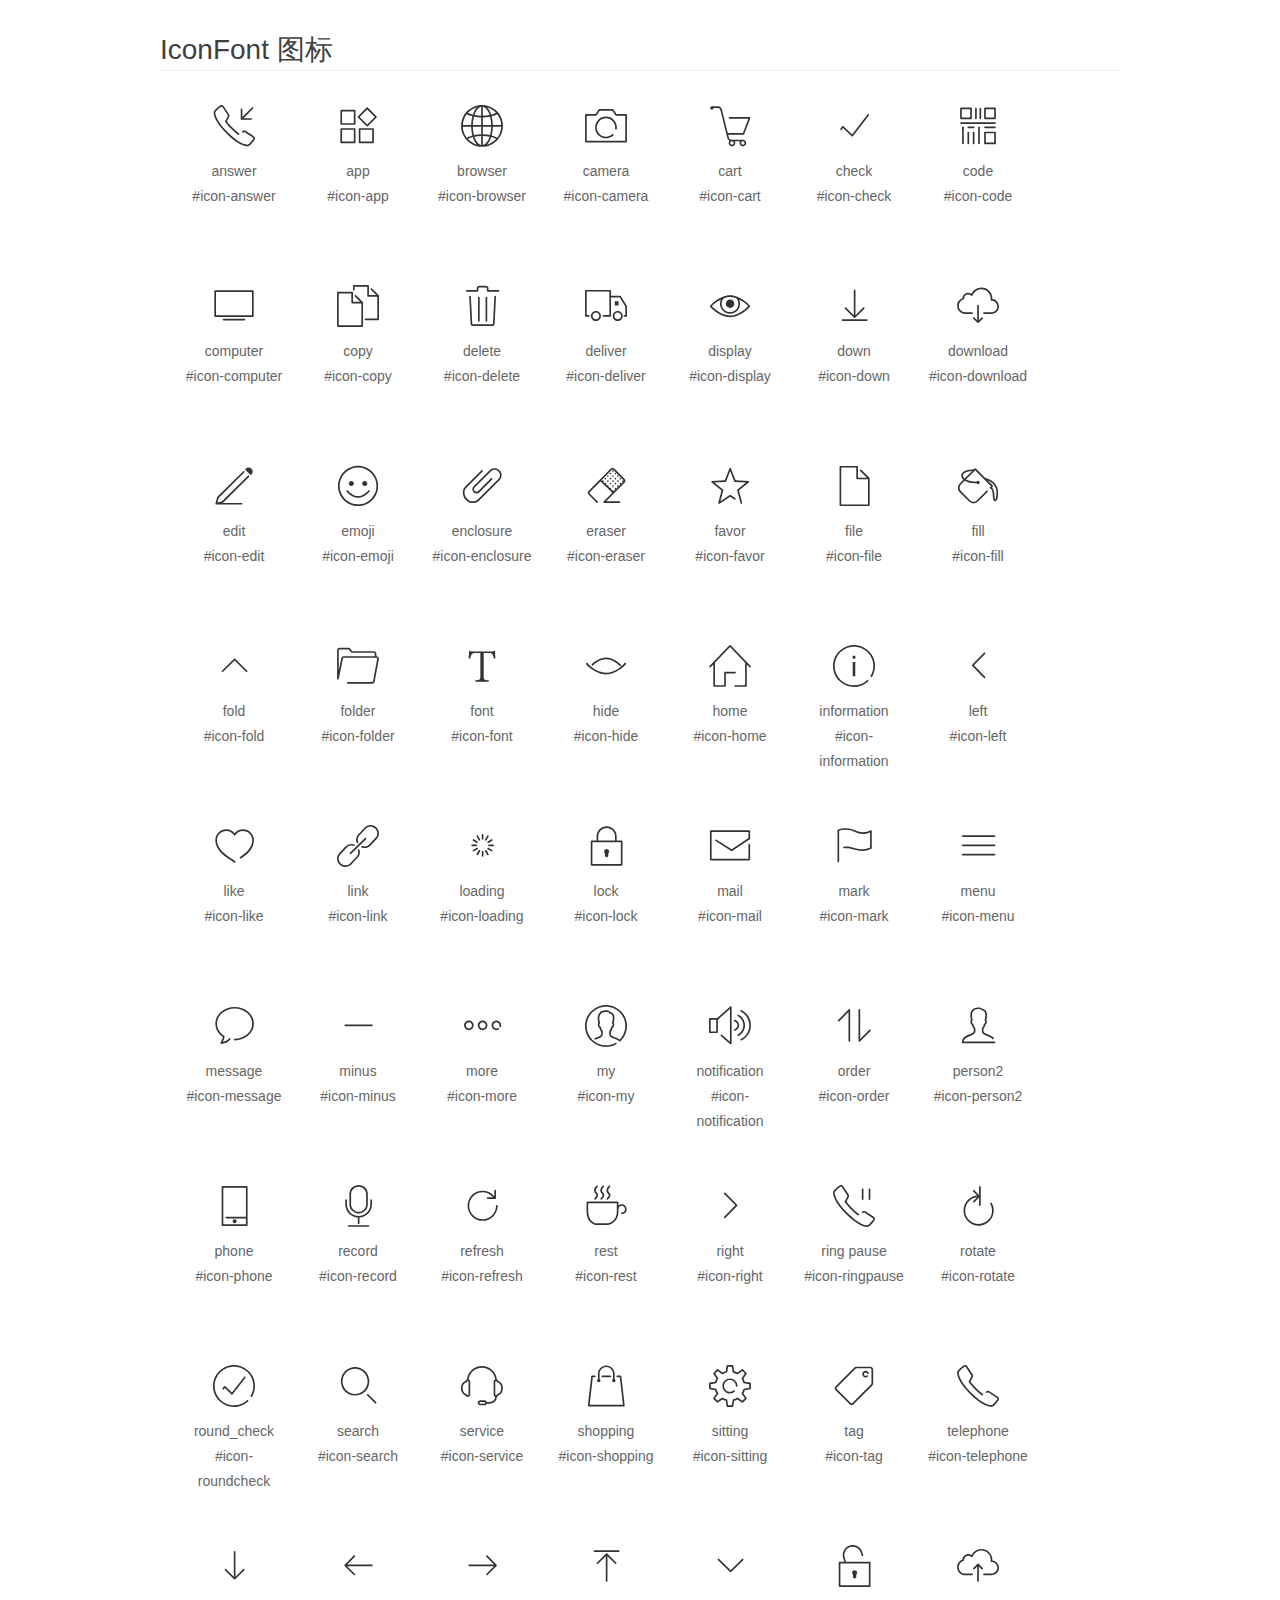
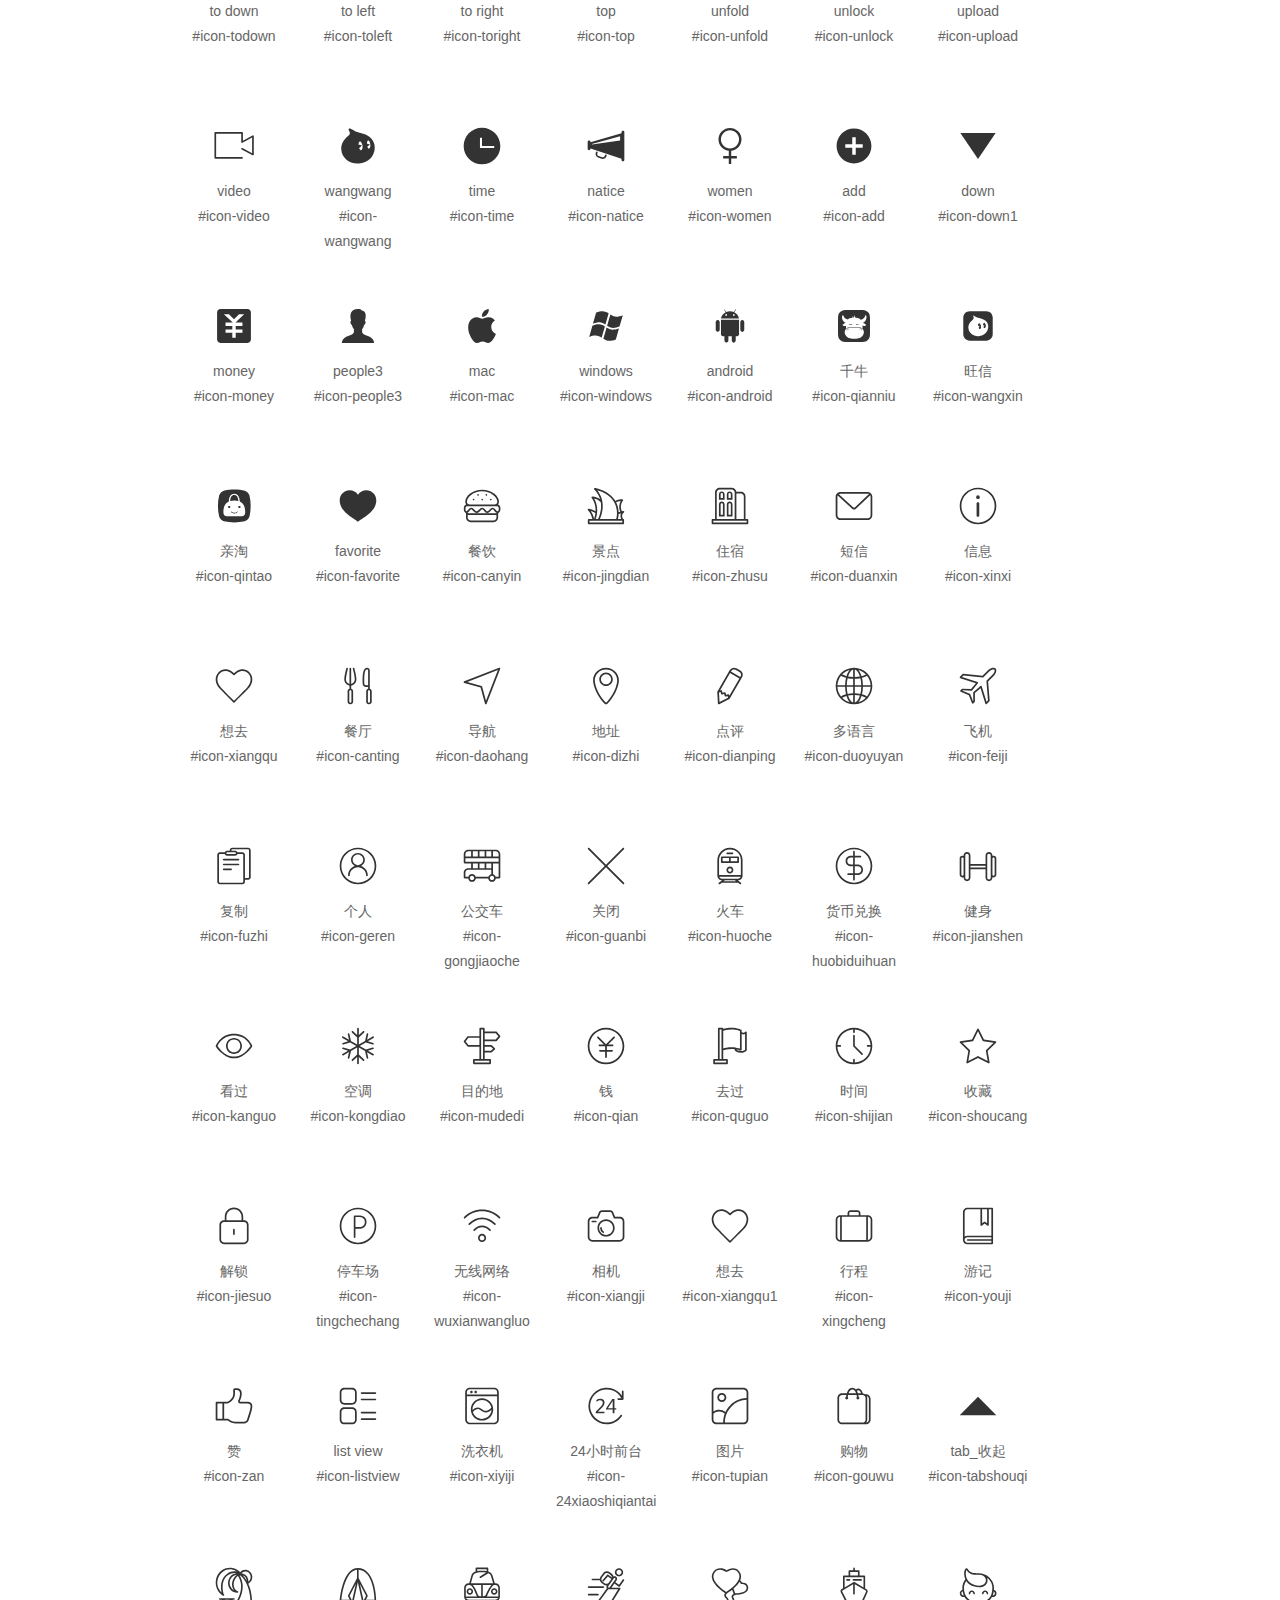
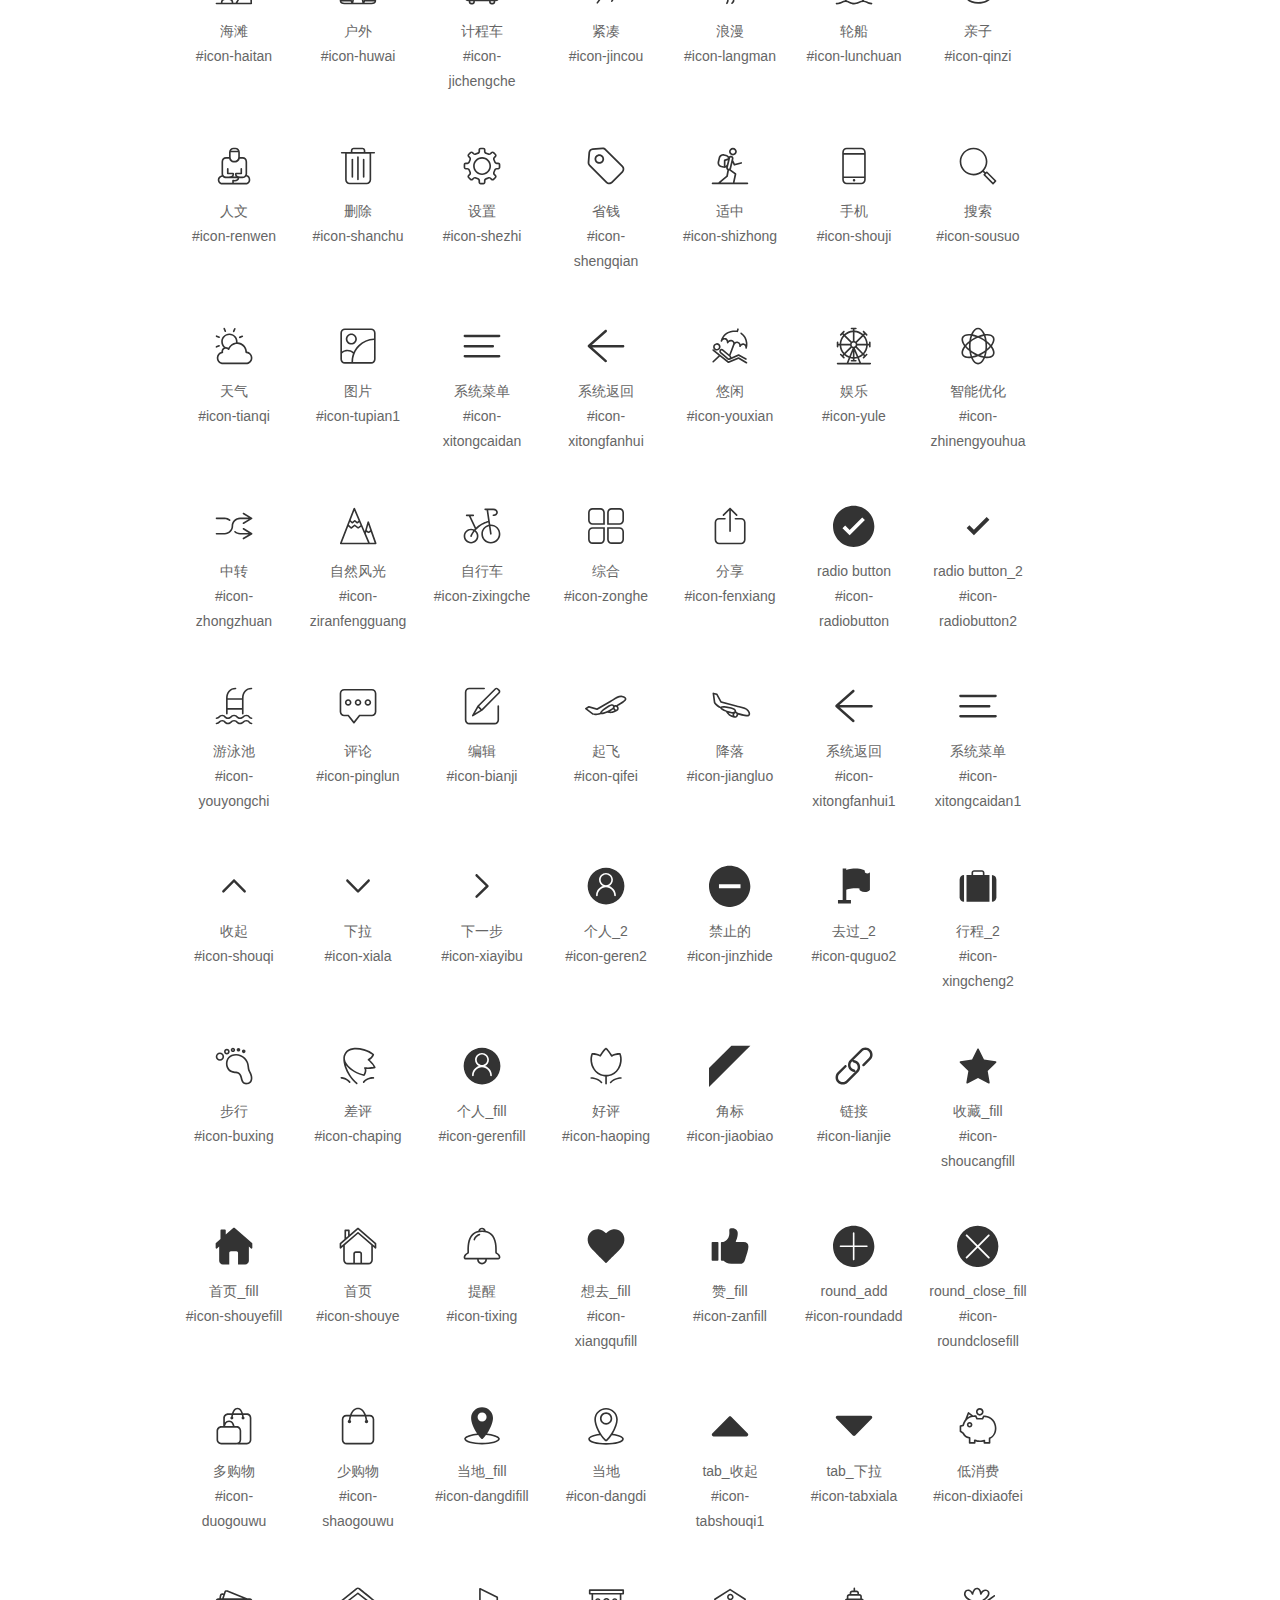
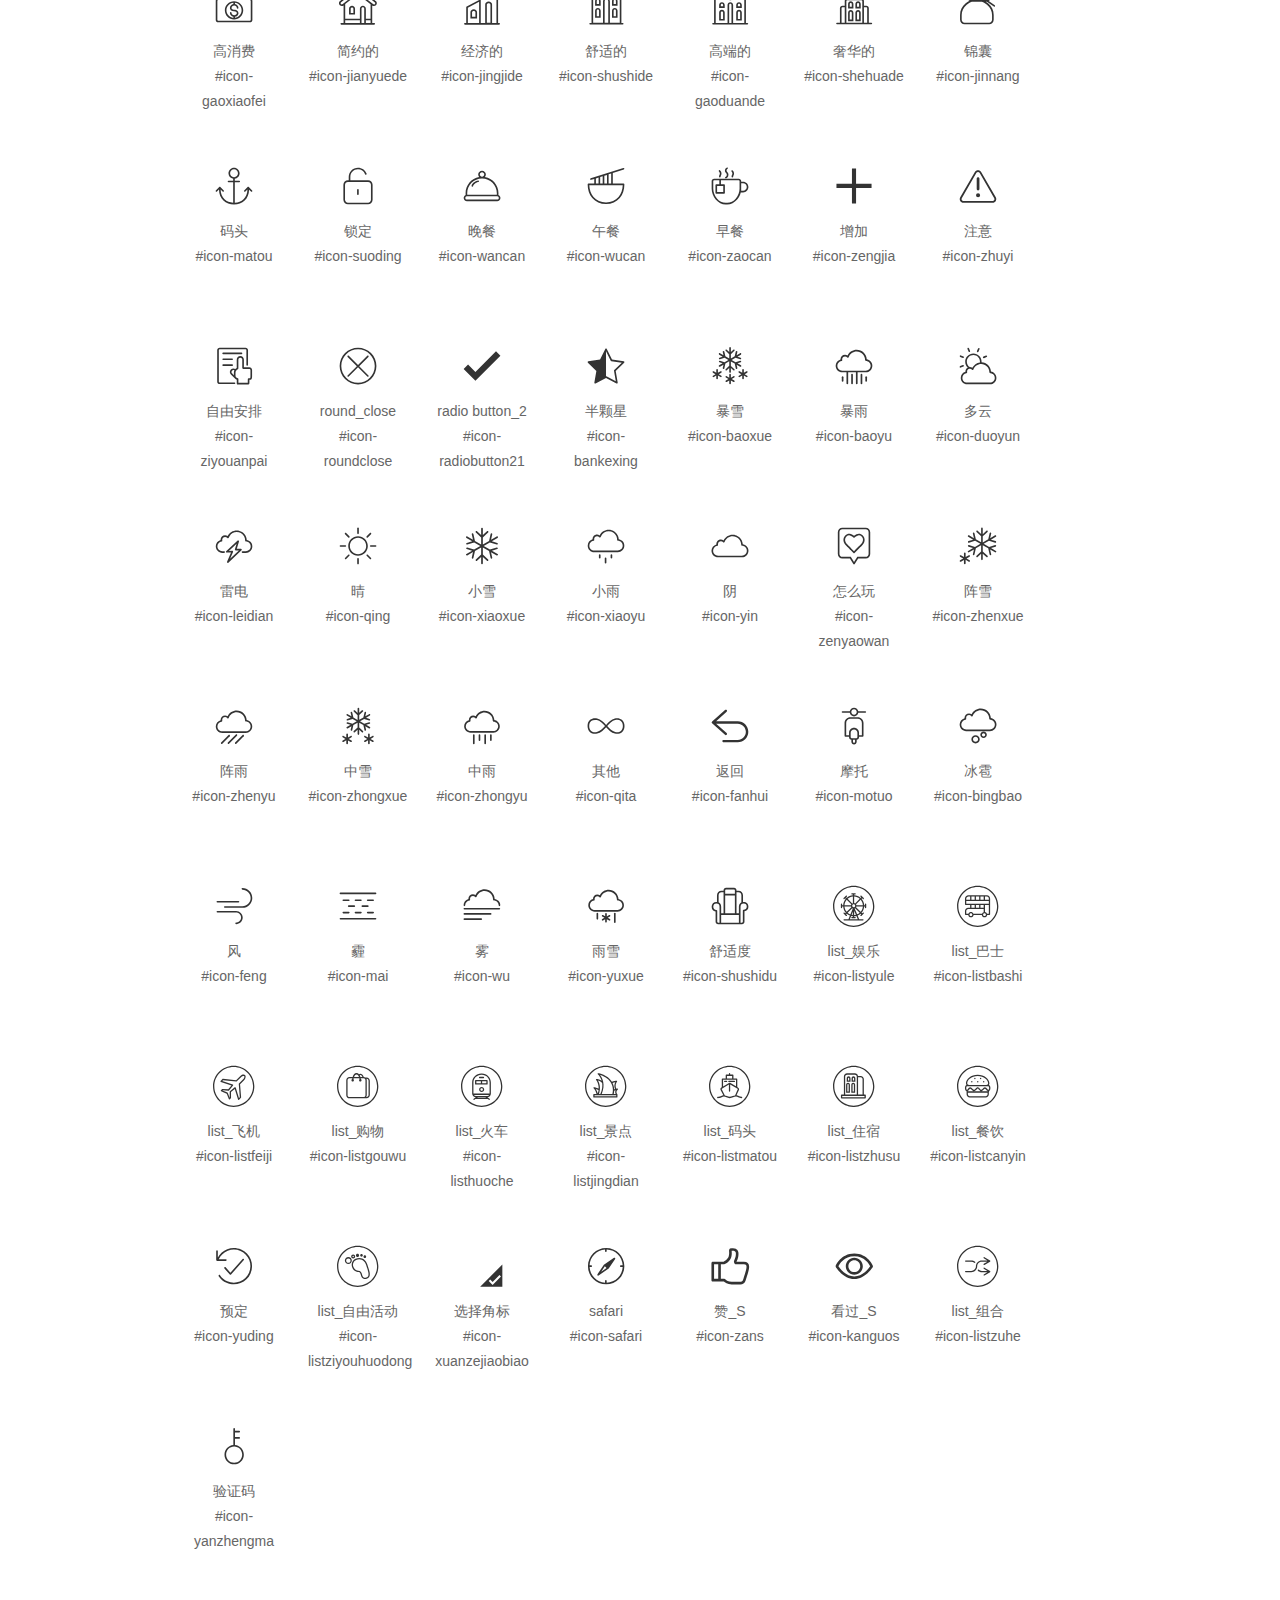
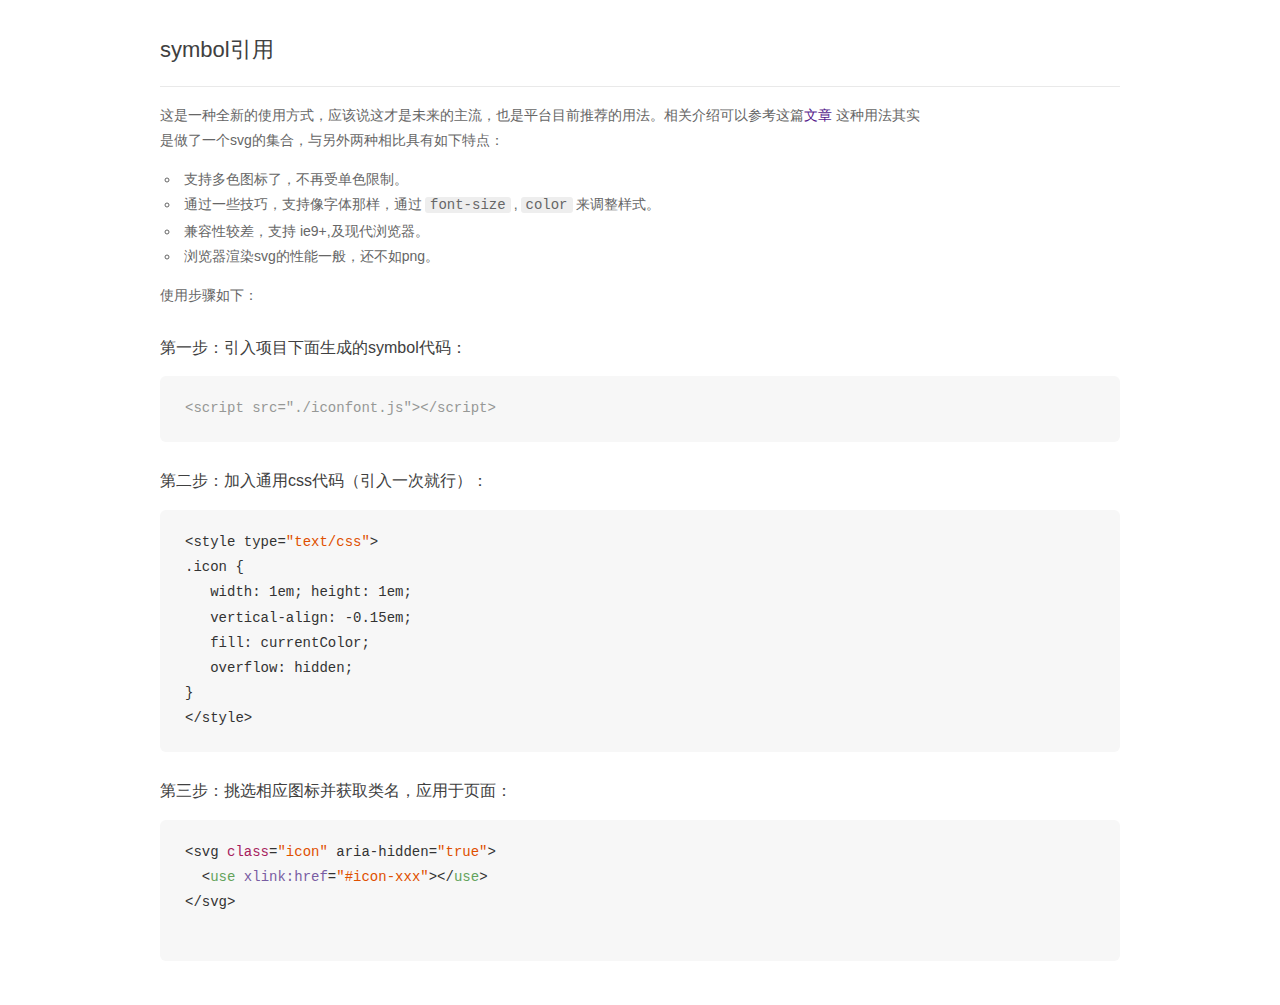
<file: icons/ICon/demo_symbol.html>
<!DOCTYPE html>
<html>
<head>
    <meta charset="utf-8"/>
    <title>IconFont</title>
    <link rel="stylesheet" href="demo.css">
    <script src="iconfont.js"></script>

    <style type="text/css">
        .icon {
          /* 通过设置 font-size 来改变图标大小 */
          width: 1em; height: 1em;
          /* 图标和文字相邻时，垂直对齐 */
          vertical-align: -0.15em;
          /* 通过设置 color 来改变 SVG 的颜色/fill */
          fill: currentColor;
          /* path 和 stroke 溢出 viewBox 部分在 IE 下会显示
             normalize.css 中也包含这行 */
          overflow: hidden;
        }

    </style>
</head>
<body>
    <div class="main markdown">
        <h1>IconFont 图标</h1>
        <ul class="icon_lists clear">
            
                <li>
                    <svg class="icon" aria-hidden="true">
                        <use xlink:href="#icon-answer"></use>
                    </svg>
                    <div class="name">answer</div>
                    <div class="fontclass">#icon-answer</div>
                </li>
            
                <li>
                    <svg class="icon" aria-hidden="true">
                        <use xlink:href="#icon-app"></use>
                    </svg>
                    <div class="name">app</div>
                    <div class="fontclass">#icon-app</div>
                </li>
            
                <li>
                    <svg class="icon" aria-hidden="true">
                        <use xlink:href="#icon-browser"></use>
                    </svg>
                    <div class="name">browser</div>
                    <div class="fontclass">#icon-browser</div>
                </li>
            
                <li>
                    <svg class="icon" aria-hidden="true">
                        <use xlink:href="#icon-camera"></use>
                    </svg>
                    <div class="name">camera</div>
                    <div class="fontclass">#icon-camera</div>
                </li>
            
                <li>
                    <svg class="icon" aria-hidden="true">
                        <use xlink:href="#icon-cart"></use>
                    </svg>
                    <div class="name">cart</div>
                    <div class="fontclass">#icon-cart</div>
                </li>
            
                <li>
                    <svg class="icon" aria-hidden="true">
                        <use xlink:href="#icon-check"></use>
                    </svg>
                    <div class="name">check</div>
                    <div class="fontclass">#icon-check</div>
                </li>
            
                <li>
                    <svg class="icon" aria-hidden="true">
                        <use xlink:href="#icon-code"></use>
                    </svg>
                    <div class="name">code</div>
                    <div class="fontclass">#icon-code</div>
                </li>
            
                <li>
                    <svg class="icon" aria-hidden="true">
                        <use xlink:href="#icon-computer"></use>
                    </svg>
                    <div class="name">computer</div>
                    <div class="fontclass">#icon-computer</div>
                </li>
            
                <li>
                    <svg class="icon" aria-hidden="true">
                        <use xlink:href="#icon-copy"></use>
                    </svg>
                    <div class="name">copy</div>
                    <div class="fontclass">#icon-copy</div>
                </li>
            
                <li>
                    <svg class="icon" aria-hidden="true">
                        <use xlink:href="#icon-delete"></use>
                    </svg>
                    <div class="name">delete</div>
                    <div class="fontclass">#icon-delete</div>
                </li>
            
                <li>
                    <svg class="icon" aria-hidden="true">
                        <use xlink:href="#icon-deliver"></use>
                    </svg>
                    <div class="name">deliver</div>
                    <div class="fontclass">#icon-deliver</div>
                </li>
            
                <li>
                    <svg class="icon" aria-hidden="true">
                        <use xlink:href="#icon-display"></use>
                    </svg>
                    <div class="name">display</div>
                    <div class="fontclass">#icon-display</div>
                </li>
            
                <li>
                    <svg class="icon" aria-hidden="true">
                        <use xlink:href="#icon-down"></use>
                    </svg>
                    <div class="name">down</div>
                    <div class="fontclass">#icon-down</div>
                </li>
            
                <li>
                    <svg class="icon" aria-hidden="true">
                        <use xlink:href="#icon-download"></use>
                    </svg>
                    <div class="name">download</div>
                    <div class="fontclass">#icon-download</div>
                </li>
            
                <li>
                    <svg class="icon" aria-hidden="true">
                        <use xlink:href="#icon-edit"></use>
                    </svg>
                    <div class="name">edit</div>
                    <div class="fontclass">#icon-edit</div>
                </li>
            
                <li>
                    <svg class="icon" aria-hidden="true">
                        <use xlink:href="#icon-emoji"></use>
                    </svg>
                    <div class="name">emoji</div>
                    <div class="fontclass">#icon-emoji</div>
                </li>
            
                <li>
                    <svg class="icon" aria-hidden="true">
                        <use xlink:href="#icon-enclosure"></use>
                    </svg>
                    <div class="name">enclosure</div>
                    <div class="fontclass">#icon-enclosure</div>
                </li>
            
                <li>
                    <svg class="icon" aria-hidden="true">
                        <use xlink:href="#icon-eraser"></use>
                    </svg>
                    <div class="name">eraser</div>
                    <div class="fontclass">#icon-eraser</div>
                </li>
            
                <li>
                    <svg class="icon" aria-hidden="true">
                        <use xlink:href="#icon-favor"></use>
                    </svg>
                    <div class="name">favor</div>
                    <div class="fontclass">#icon-favor</div>
                </li>
            
                <li>
                    <svg class="icon" aria-hidden="true">
                        <use xlink:href="#icon-file"></use>
                    </svg>
                    <div class="name">file</div>
                    <div class="fontclass">#icon-file</div>
                </li>
            
                <li>
                    <svg class="icon" aria-hidden="true">
                        <use xlink:href="#icon-fill"></use>
                    </svg>
                    <div class="name">fill</div>
                    <div class="fontclass">#icon-fill</div>
                </li>
            
                <li>
                    <svg class="icon" aria-hidden="true">
                        <use xlink:href="#icon-fold"></use>
                    </svg>
                    <div class="name">fold</div>
                    <div class="fontclass">#icon-fold</div>
                </li>
            
                <li>
                    <svg class="icon" aria-hidden="true">
                        <use xlink:href="#icon-folder"></use>
                    </svg>
                    <div class="name">folder</div>
                    <div class="fontclass">#icon-folder</div>
                </li>
            
                <li>
                    <svg class="icon" aria-hidden="true">
                        <use xlink:href="#icon-font"></use>
                    </svg>
                    <div class="name">font</div>
                    <div class="fontclass">#icon-font</div>
                </li>
            
                <li>
                    <svg class="icon" aria-hidden="true">
                        <use xlink:href="#icon-hide"></use>
                    </svg>
                    <div class="name">hide</div>
                    <div class="fontclass">#icon-hide</div>
                </li>
            
                <li>
                    <svg class="icon" aria-hidden="true">
                        <use xlink:href="#icon-home"></use>
                    </svg>
                    <div class="name">home</div>
                    <div class="fontclass">#icon-home</div>
                </li>
            
                <li>
                    <svg class="icon" aria-hidden="true">
                        <use xlink:href="#icon-information"></use>
                    </svg>
                    <div class="name">information</div>
                    <div class="fontclass">#icon-information</div>
                </li>
            
                <li>
                    <svg class="icon" aria-hidden="true">
                        <use xlink:href="#icon-left"></use>
                    </svg>
                    <div class="name">left</div>
                    <div class="fontclass">#icon-left</div>
                </li>
            
                <li>
                    <svg class="icon" aria-hidden="true">
                        <use xlink:href="#icon-like"></use>
                    </svg>
                    <div class="name">like</div>
                    <div class="fontclass">#icon-like</div>
                </li>
            
                <li>
                    <svg class="icon" aria-hidden="true">
                        <use xlink:href="#icon-link"></use>
                    </svg>
                    <div class="name">link</div>
                    <div class="fontclass">#icon-link</div>
                </li>
            
                <li>
                    <svg class="icon" aria-hidden="true">
                        <use xlink:href="#icon-loading"></use>
                    </svg>
                    <div class="name">loading</div>
                    <div class="fontclass">#icon-loading</div>
                </li>
            
                <li>
                    <svg class="icon" aria-hidden="true">
                        <use xlink:href="#icon-lock"></use>
                    </svg>
                    <div class="name">lock</div>
                    <div class="fontclass">#icon-lock</div>
                </li>
            
                <li>
                    <svg class="icon" aria-hidden="true">
                        <use xlink:href="#icon-mail"></use>
                    </svg>
                    <div class="name">mail</div>
                    <div class="fontclass">#icon-mail</div>
                </li>
            
                <li>
                    <svg class="icon" aria-hidden="true">
                        <use xlink:href="#icon-mark"></use>
                    </svg>
                    <div class="name">mark</div>
                    <div class="fontclass">#icon-mark</div>
                </li>
            
                <li>
                    <svg class="icon" aria-hidden="true">
                        <use xlink:href="#icon-menu"></use>
                    </svg>
                    <div class="name">menu</div>
                    <div class="fontclass">#icon-menu</div>
                </li>
            
                <li>
                    <svg class="icon" aria-hidden="true">
                        <use xlink:href="#icon-message"></use>
                    </svg>
                    <div class="name">message</div>
                    <div class="fontclass">#icon-message</div>
                </li>
            
                <li>
                    <svg class="icon" aria-hidden="true">
                        <use xlink:href="#icon-minus"></use>
                    </svg>
                    <div class="name">minus</div>
                    <div class="fontclass">#icon-minus</div>
                </li>
            
                <li>
                    <svg class="icon" aria-hidden="true">
                        <use xlink:href="#icon-more"></use>
                    </svg>
                    <div class="name">more</div>
                    <div class="fontclass">#icon-more</div>
                </li>
            
                <li>
                    <svg class="icon" aria-hidden="true">
                        <use xlink:href="#icon-my"></use>
                    </svg>
                    <div class="name">my</div>
                    <div class="fontclass">#icon-my</div>
                </li>
            
                <li>
                    <svg class="icon" aria-hidden="true">
                        <use xlink:href="#icon-notification"></use>
                    </svg>
                    <div class="name">notification</div>
                    <div class="fontclass">#icon-notification</div>
                </li>
            
                <li>
                    <svg class="icon" aria-hidden="true">
                        <use xlink:href="#icon-order"></use>
                    </svg>
                    <div class="name">order</div>
                    <div class="fontclass">#icon-order</div>
                </li>
            
                <li>
                    <svg class="icon" aria-hidden="true">
                        <use xlink:href="#icon-person2"></use>
                    </svg>
                    <div class="name">person2</div>
                    <div class="fontclass">#icon-person2</div>
                </li>
            
                <li>
                    <svg class="icon" aria-hidden="true">
                        <use xlink:href="#icon-phone"></use>
                    </svg>
                    <div class="name">phone</div>
                    <div class="fontclass">#icon-phone</div>
                </li>
            
                <li>
                    <svg class="icon" aria-hidden="true">
                        <use xlink:href="#icon-record"></use>
                    </svg>
                    <div class="name">record</div>
                    <div class="fontclass">#icon-record</div>
                </li>
            
                <li>
                    <svg class="icon" aria-hidden="true">
                        <use xlink:href="#icon-refresh"></use>
                    </svg>
                    <div class="name">refresh</div>
                    <div class="fontclass">#icon-refresh</div>
                </li>
            
                <li>
                    <svg class="icon" aria-hidden="true">
                        <use xlink:href="#icon-rest"></use>
                    </svg>
                    <div class="name">rest</div>
                    <div class="fontclass">#icon-rest</div>
                </li>
            
                <li>
                    <svg class="icon" aria-hidden="true">
                        <use xlink:href="#icon-right"></use>
                    </svg>
                    <div class="name">right</div>
                    <div class="fontclass">#icon-right</div>
                </li>
            
                <li>
                    <svg class="icon" aria-hidden="true">
                        <use xlink:href="#icon-ringpause"></use>
                    </svg>
                    <div class="name">ring pause</div>
                    <div class="fontclass">#icon-ringpause</div>
                </li>
            
                <li>
                    <svg class="icon" aria-hidden="true">
                        <use xlink:href="#icon-rotate"></use>
                    </svg>
                    <div class="name">rotate</div>
                    <div class="fontclass">#icon-rotate</div>
                </li>
            
                <li>
                    <svg class="icon" aria-hidden="true">
                        <use xlink:href="#icon-roundcheck"></use>
                    </svg>
                    <div class="name">round_check</div>
                    <div class="fontclass">#icon-roundcheck</div>
                </li>
            
                <li>
                    <svg class="icon" aria-hidden="true">
                        <use xlink:href="#icon-search"></use>
                    </svg>
                    <div class="name">search</div>
                    <div class="fontclass">#icon-search</div>
                </li>
            
                <li>
                    <svg class="icon" aria-hidden="true">
                        <use xlink:href="#icon-service"></use>
                    </svg>
                    <div class="name">service</div>
                    <div class="fontclass">#icon-service</div>
                </li>
            
                <li>
                    <svg class="icon" aria-hidden="true">
                        <use xlink:href="#icon-shopping"></use>
                    </svg>
                    <div class="name">shopping</div>
                    <div class="fontclass">#icon-shopping</div>
                </li>
            
                <li>
                    <svg class="icon" aria-hidden="true">
                        <use xlink:href="#icon-sitting"></use>
                    </svg>
                    <div class="name">sitting</div>
                    <div class="fontclass">#icon-sitting</div>
                </li>
            
                <li>
                    <svg class="icon" aria-hidden="true">
                        <use xlink:href="#icon-tag"></use>
                    </svg>
                    <div class="name">tag</div>
                    <div class="fontclass">#icon-tag</div>
                </li>
            
                <li>
                    <svg class="icon" aria-hidden="true">
                        <use xlink:href="#icon-telephone"></use>
                    </svg>
                    <div class="name">telephone</div>
                    <div class="fontclass">#icon-telephone</div>
                </li>
            
                <li>
                    <svg class="icon" aria-hidden="true">
                        <use xlink:href="#icon-todown"></use>
                    </svg>
                    <div class="name">to down</div>
                    <div class="fontclass">#icon-todown</div>
                </li>
            
                <li>
                    <svg class="icon" aria-hidden="true">
                        <use xlink:href="#icon-toleft"></use>
                    </svg>
                    <div class="name">to left</div>
                    <div class="fontclass">#icon-toleft</div>
                </li>
            
                <li>
                    <svg class="icon" aria-hidden="true">
                        <use xlink:href="#icon-toright"></use>
                    </svg>
                    <div class="name">to right</div>
                    <div class="fontclass">#icon-toright</div>
                </li>
            
                <li>
                    <svg class="icon" aria-hidden="true">
                        <use xlink:href="#icon-top"></use>
                    </svg>
                    <div class="name">top</div>
                    <div class="fontclass">#icon-top</div>
                </li>
            
                <li>
                    <svg class="icon" aria-hidden="true">
                        <use xlink:href="#icon-unfold"></use>
                    </svg>
                    <div class="name">unfold</div>
                    <div class="fontclass">#icon-unfold</div>
                </li>
            
                <li>
                    <svg class="icon" aria-hidden="true">
                        <use xlink:href="#icon-unlock"></use>
                    </svg>
                    <div class="name">unlock</div>
                    <div class="fontclass">#icon-unlock</div>
                </li>
            
                <li>
                    <svg class="icon" aria-hidden="true">
                        <use xlink:href="#icon-upload"></use>
                    </svg>
                    <div class="name">upload</div>
                    <div class="fontclass">#icon-upload</div>
                </li>
            
                <li>
                    <svg class="icon" aria-hidden="true">
                        <use xlink:href="#icon-video"></use>
                    </svg>
                    <div class="name">video</div>
                    <div class="fontclass">#icon-video</div>
                </li>
            
                <li>
                    <svg class="icon" aria-hidden="true">
                        <use xlink:href="#icon-wangwang"></use>
                    </svg>
                    <div class="name">wangwang</div>
                    <div class="fontclass">#icon-wangwang</div>
                </li>
            
                <li>
                    <svg class="icon" aria-hidden="true">
                        <use xlink:href="#icon-time"></use>
                    </svg>
                    <div class="name">time</div>
                    <div class="fontclass">#icon-time</div>
                </li>
            
                <li>
                    <svg class="icon" aria-hidden="true">
                        <use xlink:href="#icon-natice"></use>
                    </svg>
                    <div class="name">natice</div>
                    <div class="fontclass">#icon-natice</div>
                </li>
            
                <li>
                    <svg class="icon" aria-hidden="true">
                        <use xlink:href="#icon-women"></use>
                    </svg>
                    <div class="name">women</div>
                    <div class="fontclass">#icon-women</div>
                </li>
            
                <li>
                    <svg class="icon" aria-hidden="true">
                        <use xlink:href="#icon-add"></use>
                    </svg>
                    <div class="name">add</div>
                    <div class="fontclass">#icon-add</div>
                </li>
            
                <li>
                    <svg class="icon" aria-hidden="true">
                        <use xlink:href="#icon-down1"></use>
                    </svg>
                    <div class="name">down</div>
                    <div class="fontclass">#icon-down1</div>
                </li>
            
                <li>
                    <svg class="icon" aria-hidden="true">
                        <use xlink:href="#icon-money"></use>
                    </svg>
                    <div class="name">money</div>
                    <div class="fontclass">#icon-money</div>
                </li>
            
                <li>
                    <svg class="icon" aria-hidden="true">
                        <use xlink:href="#icon-people3"></use>
                    </svg>
                    <div class="name">people3</div>
                    <div class="fontclass">#icon-people3</div>
                </li>
            
                <li>
                    <svg class="icon" aria-hidden="true">
                        <use xlink:href="#icon-mac"></use>
                    </svg>
                    <div class="name">mac</div>
                    <div class="fontclass">#icon-mac</div>
                </li>
            
                <li>
                    <svg class="icon" aria-hidden="true">
                        <use xlink:href="#icon-windows"></use>
                    </svg>
                    <div class="name">windows</div>
                    <div class="fontclass">#icon-windows</div>
                </li>
            
                <li>
                    <svg class="icon" aria-hidden="true">
                        <use xlink:href="#icon-android"></use>
                    </svg>
                    <div class="name">android</div>
                    <div class="fontclass">#icon-android</div>
                </li>
            
                <li>
                    <svg class="icon" aria-hidden="true">
                        <use xlink:href="#icon-qianniu"></use>
                    </svg>
                    <div class="name">千牛</div>
                    <div class="fontclass">#icon-qianniu</div>
                </li>
            
                <li>
                    <svg class="icon" aria-hidden="true">
                        <use xlink:href="#icon-wangxin"></use>
                    </svg>
                    <div class="name">旺信</div>
                    <div class="fontclass">#icon-wangxin</div>
                </li>
            
                <li>
                    <svg class="icon" aria-hidden="true">
                        <use xlink:href="#icon-qintao"></use>
                    </svg>
                    <div class="name">亲淘</div>
                    <div class="fontclass">#icon-qintao</div>
                </li>
            
                <li>
                    <svg class="icon" aria-hidden="true">
                        <use xlink:href="#icon-favorite"></use>
                    </svg>
                    <div class="name">favorite</div>
                    <div class="fontclass">#icon-favorite</div>
                </li>
            
                <li>
                    <svg class="icon" aria-hidden="true">
                        <use xlink:href="#icon-canyin"></use>
                    </svg>
                    <div class="name">餐饮</div>
                    <div class="fontclass">#icon-canyin</div>
                </li>
            
                <li>
                    <svg class="icon" aria-hidden="true">
                        <use xlink:href="#icon-jingdian"></use>
                    </svg>
                    <div class="name">景点</div>
                    <div class="fontclass">#icon-jingdian</div>
                </li>
            
                <li>
                    <svg class="icon" aria-hidden="true">
                        <use xlink:href="#icon-zhusu"></use>
                    </svg>
                    <div class="name">住宿</div>
                    <div class="fontclass">#icon-zhusu</div>
                </li>
            
                <li>
                    <svg class="icon" aria-hidden="true">
                        <use xlink:href="#icon-duanxin"></use>
                    </svg>
                    <div class="name">短信</div>
                    <div class="fontclass">#icon-duanxin</div>
                </li>
            
                <li>
                    <svg class="icon" aria-hidden="true">
                        <use xlink:href="#icon-xinxi"></use>
                    </svg>
                    <div class="name">信息</div>
                    <div class="fontclass">#icon-xinxi</div>
                </li>
            
                <li>
                    <svg class="icon" aria-hidden="true">
                        <use xlink:href="#icon-xiangqu"></use>
                    </svg>
                    <div class="name">想去</div>
                    <div class="fontclass">#icon-xiangqu</div>
                </li>
            
                <li>
                    <svg class="icon" aria-hidden="true">
                        <use xlink:href="#icon-canting"></use>
                    </svg>
                    <div class="name">餐厅</div>
                    <div class="fontclass">#icon-canting</div>
                </li>
            
                <li>
                    <svg class="icon" aria-hidden="true">
                        <use xlink:href="#icon-daohang"></use>
                    </svg>
                    <div class="name">导航</div>
                    <div class="fontclass">#icon-daohang</div>
                </li>
            
                <li>
                    <svg class="icon" aria-hidden="true">
                        <use xlink:href="#icon-dizhi"></use>
                    </svg>
                    <div class="name">地址</div>
                    <div class="fontclass">#icon-dizhi</div>
                </li>
            
                <li>
                    <svg class="icon" aria-hidden="true">
                        <use xlink:href="#icon-dianping"></use>
                    </svg>
                    <div class="name">点评</div>
                    <div class="fontclass">#icon-dianping</div>
                </li>
            
                <li>
                    <svg class="icon" aria-hidden="true">
                        <use xlink:href="#icon-duoyuyan"></use>
                    </svg>
                    <div class="name">多语言</div>
                    <div class="fontclass">#icon-duoyuyan</div>
                </li>
            
                <li>
                    <svg class="icon" aria-hidden="true">
                        <use xlink:href="#icon-feiji"></use>
                    </svg>
                    <div class="name">飞机</div>
                    <div class="fontclass">#icon-feiji</div>
                </li>
            
                <li>
                    <svg class="icon" aria-hidden="true">
                        <use xlink:href="#icon-fuzhi"></use>
                    </svg>
                    <div class="name">复制</div>
                    <div class="fontclass">#icon-fuzhi</div>
                </li>
            
                <li>
                    <svg class="icon" aria-hidden="true">
                        <use xlink:href="#icon-geren"></use>
                    </svg>
                    <div class="name">个人</div>
                    <div class="fontclass">#icon-geren</div>
                </li>
            
                <li>
                    <svg class="icon" aria-hidden="true">
                        <use xlink:href="#icon-gongjiaoche"></use>
                    </svg>
                    <div class="name">公交车</div>
                    <div class="fontclass">#icon-gongjiaoche</div>
                </li>
            
                <li>
                    <svg class="icon" aria-hidden="true">
                        <use xlink:href="#icon-guanbi"></use>
                    </svg>
                    <div class="name">关闭</div>
                    <div class="fontclass">#icon-guanbi</div>
                </li>
            
                <li>
                    <svg class="icon" aria-hidden="true">
                        <use xlink:href="#icon-huoche"></use>
                    </svg>
                    <div class="name">火车</div>
                    <div class="fontclass">#icon-huoche</div>
                </li>
            
                <li>
                    <svg class="icon" aria-hidden="true">
                        <use xlink:href="#icon-huobiduihuan"></use>
                    </svg>
                    <div class="name">货币兑换</div>
                    <div class="fontclass">#icon-huobiduihuan</div>
                </li>
            
                <li>
                    <svg class="icon" aria-hidden="true">
                        <use xlink:href="#icon-jianshen"></use>
                    </svg>
                    <div class="name">健身</div>
                    <div class="fontclass">#icon-jianshen</div>
                </li>
            
                <li>
                    <svg class="icon" aria-hidden="true">
                        <use xlink:href="#icon-kanguo"></use>
                    </svg>
                    <div class="name">看过</div>
                    <div class="fontclass">#icon-kanguo</div>
                </li>
            
                <li>
                    <svg class="icon" aria-hidden="true">
                        <use xlink:href="#icon-kongdiao"></use>
                    </svg>
                    <div class="name">空调</div>
                    <div class="fontclass">#icon-kongdiao</div>
                </li>
            
                <li>
                    <svg class="icon" aria-hidden="true">
                        <use xlink:href="#icon-mudedi"></use>
                    </svg>
                    <div class="name">目的地</div>
                    <div class="fontclass">#icon-mudedi</div>
                </li>
            
                <li>
                    <svg class="icon" aria-hidden="true">
                        <use xlink:href="#icon-qian"></use>
                    </svg>
                    <div class="name">钱</div>
                    <div class="fontclass">#icon-qian</div>
                </li>
            
                <li>
                    <svg class="icon" aria-hidden="true">
                        <use xlink:href="#icon-quguo"></use>
                    </svg>
                    <div class="name">去过</div>
                    <div class="fontclass">#icon-quguo</div>
                </li>
            
                <li>
                    <svg class="icon" aria-hidden="true">
                        <use xlink:href="#icon-shijian"></use>
                    </svg>
                    <div class="name">时间</div>
                    <div class="fontclass">#icon-shijian</div>
                </li>
            
                <li>
                    <svg class="icon" aria-hidden="true">
                        <use xlink:href="#icon-shoucang"></use>
                    </svg>
                    <div class="name">收藏</div>
                    <div class="fontclass">#icon-shoucang</div>
                </li>
            
                <li>
                    <svg class="icon" aria-hidden="true">
                        <use xlink:href="#icon-jiesuo"></use>
                    </svg>
                    <div class="name">解锁</div>
                    <div class="fontclass">#icon-jiesuo</div>
                </li>
            
                <li>
                    <svg class="icon" aria-hidden="true">
                        <use xlink:href="#icon-tingchechang"></use>
                    </svg>
                    <div class="name">停车场</div>
                    <div class="fontclass">#icon-tingchechang</div>
                </li>
            
                <li>
                    <svg class="icon" aria-hidden="true">
                        <use xlink:href="#icon-wuxianwangluo"></use>
                    </svg>
                    <div class="name">无线网络</div>
                    <div class="fontclass">#icon-wuxianwangluo</div>
                </li>
            
                <li>
                    <svg class="icon" aria-hidden="true">
                        <use xlink:href="#icon-xiangji"></use>
                    </svg>
                    <div class="name">相机</div>
                    <div class="fontclass">#icon-xiangji</div>
                </li>
            
                <li>
                    <svg class="icon" aria-hidden="true">
                        <use xlink:href="#icon-xiangqu1"></use>
                    </svg>
                    <div class="name">想去</div>
                    <div class="fontclass">#icon-xiangqu1</div>
                </li>
            
                <li>
                    <svg class="icon" aria-hidden="true">
                        <use xlink:href="#icon-xingcheng"></use>
                    </svg>
                    <div class="name">行程</div>
                    <div class="fontclass">#icon-xingcheng</div>
                </li>
            
                <li>
                    <svg class="icon" aria-hidden="true">
                        <use xlink:href="#icon-youji"></use>
                    </svg>
                    <div class="name">游记</div>
                    <div class="fontclass">#icon-youji</div>
                </li>
            
                <li>
                    <svg class="icon" aria-hidden="true">
                        <use xlink:href="#icon-zan"></use>
                    </svg>
                    <div class="name">赞</div>
                    <div class="fontclass">#icon-zan</div>
                </li>
            
                <li>
                    <svg class="icon" aria-hidden="true">
                        <use xlink:href="#icon-listview"></use>
                    </svg>
                    <div class="name">list view</div>
                    <div class="fontclass">#icon-listview</div>
                </li>
            
                <li>
                    <svg class="icon" aria-hidden="true">
                        <use xlink:href="#icon-xiyiji"></use>
                    </svg>
                    <div class="name">洗衣机</div>
                    <div class="fontclass">#icon-xiyiji</div>
                </li>
            
                <li>
                    <svg class="icon" aria-hidden="true">
                        <use xlink:href="#icon-24xiaoshiqiantai"></use>
                    </svg>
                    <div class="name">24小时前台</div>
                    <div class="fontclass">#icon-24xiaoshiqiantai</div>
                </li>
            
                <li>
                    <svg class="icon" aria-hidden="true">
                        <use xlink:href="#icon-tupian"></use>
                    </svg>
                    <div class="name">图片</div>
                    <div class="fontclass">#icon-tupian</div>
                </li>
            
                <li>
                    <svg class="icon" aria-hidden="true">
                        <use xlink:href="#icon-gouwu"></use>
                    </svg>
                    <div class="name">购物</div>
                    <div class="fontclass">#icon-gouwu</div>
                </li>
            
                <li>
                    <svg class="icon" aria-hidden="true">
                        <use xlink:href="#icon-tabshouqi"></use>
                    </svg>
                    <div class="name">tab_收起</div>
                    <div class="fontclass">#icon-tabshouqi</div>
                </li>
            
                <li>
                    <svg class="icon" aria-hidden="true">
                        <use xlink:href="#icon-haitan"></use>
                    </svg>
                    <div class="name">海滩</div>
                    <div class="fontclass">#icon-haitan</div>
                </li>
            
                <li>
                    <svg class="icon" aria-hidden="true">
                        <use xlink:href="#icon-huwai"></use>
                    </svg>
                    <div class="name">户外</div>
                    <div class="fontclass">#icon-huwai</div>
                </li>
            
                <li>
                    <svg class="icon" aria-hidden="true">
                        <use xlink:href="#icon-jichengche"></use>
                    </svg>
                    <div class="name">计程车</div>
                    <div class="fontclass">#icon-jichengche</div>
                </li>
            
                <li>
                    <svg class="icon" aria-hidden="true">
                        <use xlink:href="#icon-jincou"></use>
                    </svg>
                    <div class="name">紧凑</div>
                    <div class="fontclass">#icon-jincou</div>
                </li>
            
                <li>
                    <svg class="icon" aria-hidden="true">
                        <use xlink:href="#icon-langman"></use>
                    </svg>
                    <div class="name">浪漫</div>
                    <div class="fontclass">#icon-langman</div>
                </li>
            
                <li>
                    <svg class="icon" aria-hidden="true">
                        <use xlink:href="#icon-lunchuan"></use>
                    </svg>
                    <div class="name">轮船</div>
                    <div class="fontclass">#icon-lunchuan</div>
                </li>
            
                <li>
                    <svg class="icon" aria-hidden="true">
                        <use xlink:href="#icon-qinzi"></use>
                    </svg>
                    <div class="name">亲子</div>
                    <div class="fontclass">#icon-qinzi</div>
                </li>
            
                <li>
                    <svg class="icon" aria-hidden="true">
                        <use xlink:href="#icon-renwen"></use>
                    </svg>
                    <div class="name">人文</div>
                    <div class="fontclass">#icon-renwen</div>
                </li>
            
                <li>
                    <svg class="icon" aria-hidden="true">
                        <use xlink:href="#icon-shanchu"></use>
                    </svg>
                    <div class="name">删除</div>
                    <div class="fontclass">#icon-shanchu</div>
                </li>
            
                <li>
                    <svg class="icon" aria-hidden="true">
                        <use xlink:href="#icon-shezhi"></use>
                    </svg>
                    <div class="name">设置</div>
                    <div class="fontclass">#icon-shezhi</div>
                </li>
            
                <li>
                    <svg class="icon" aria-hidden="true">
                        <use xlink:href="#icon-shengqian"></use>
                    </svg>
                    <div class="name">省钱</div>
                    <div class="fontclass">#icon-shengqian</div>
                </li>
            
                <li>
                    <svg class="icon" aria-hidden="true">
                        <use xlink:href="#icon-shizhong"></use>
                    </svg>
                    <div class="name">适中</div>
                    <div class="fontclass">#icon-shizhong</div>
                </li>
            
                <li>
                    <svg class="icon" aria-hidden="true">
                        <use xlink:href="#icon-shouji"></use>
                    </svg>
                    <div class="name">手机</div>
                    <div class="fontclass">#icon-shouji</div>
                </li>
            
                <li>
                    <svg class="icon" aria-hidden="true">
                        <use xlink:href="#icon-sousuo"></use>
                    </svg>
                    <div class="name">搜索</div>
                    <div class="fontclass">#icon-sousuo</div>
                </li>
            
                <li>
                    <svg class="icon" aria-hidden="true">
                        <use xlink:href="#icon-tianqi"></use>
                    </svg>
                    <div class="name">天气</div>
                    <div class="fontclass">#icon-tianqi</div>
                </li>
            
                <li>
                    <svg class="icon" aria-hidden="true">
                        <use xlink:href="#icon-tupian1"></use>
                    </svg>
                    <div class="name">图片</div>
                    <div class="fontclass">#icon-tupian1</div>
                </li>
            
                <li>
                    <svg class="icon" aria-hidden="true">
                        <use xlink:href="#icon-xitongcaidan"></use>
                    </svg>
                    <div class="name">系统菜单</div>
                    <div class="fontclass">#icon-xitongcaidan</div>
                </li>
            
                <li>
                    <svg class="icon" aria-hidden="true">
                        <use xlink:href="#icon-xitongfanhui"></use>
                    </svg>
                    <div class="name">系统返回</div>
                    <div class="fontclass">#icon-xitongfanhui</div>
                </li>
            
                <li>
                    <svg class="icon" aria-hidden="true">
                        <use xlink:href="#icon-youxian"></use>
                    </svg>
                    <div class="name">悠闲</div>
                    <div class="fontclass">#icon-youxian</div>
                </li>
            
                <li>
                    <svg class="icon" aria-hidden="true">
                        <use xlink:href="#icon-yule"></use>
                    </svg>
                    <div class="name">娱乐</div>
                    <div class="fontclass">#icon-yule</div>
                </li>
            
                <li>
                    <svg class="icon" aria-hidden="true">
                        <use xlink:href="#icon-zhinengyouhua"></use>
                    </svg>
                    <div class="name">智能优化</div>
                    <div class="fontclass">#icon-zhinengyouhua</div>
                </li>
            
                <li>
                    <svg class="icon" aria-hidden="true">
                        <use xlink:href="#icon-zhongzhuan"></use>
                    </svg>
                    <div class="name">中转</div>
                    <div class="fontclass">#icon-zhongzhuan</div>
                </li>
            
                <li>
                    <svg class="icon" aria-hidden="true">
                        <use xlink:href="#icon-ziranfengguang"></use>
                    </svg>
                    <div class="name">自然风光</div>
                    <div class="fontclass">#icon-ziranfengguang</div>
                </li>
            
                <li>
                    <svg class="icon" aria-hidden="true">
                        <use xlink:href="#icon-zixingche"></use>
                    </svg>
                    <div class="name">自行车</div>
                    <div class="fontclass">#icon-zixingche</div>
                </li>
            
                <li>
                    <svg class="icon" aria-hidden="true">
                        <use xlink:href="#icon-zonghe"></use>
                    </svg>
                    <div class="name">综合</div>
                    <div class="fontclass">#icon-zonghe</div>
                </li>
            
                <li>
                    <svg class="icon" aria-hidden="true">
                        <use xlink:href="#icon-fenxiang"></use>
                    </svg>
                    <div class="name">分享</div>
                    <div class="fontclass">#icon-fenxiang</div>
                </li>
            
                <li>
                    <svg class="icon" aria-hidden="true">
                        <use xlink:href="#icon-radiobutton"></use>
                    </svg>
                    <div class="name">radio button</div>
                    <div class="fontclass">#icon-radiobutton</div>
                </li>
            
                <li>
                    <svg class="icon" aria-hidden="true">
                        <use xlink:href="#icon-radiobutton2"></use>
                    </svg>
                    <div class="name">radio button_2</div>
                    <div class="fontclass">#icon-radiobutton2</div>
                </li>
            
                <li>
                    <svg class="icon" aria-hidden="true">
                        <use xlink:href="#icon-youyongchi"></use>
                    </svg>
                    <div class="name">游泳池</div>
                    <div class="fontclass">#icon-youyongchi</div>
                </li>
            
                <li>
                    <svg class="icon" aria-hidden="true">
                        <use xlink:href="#icon-pinglun"></use>
                    </svg>
                    <div class="name">评论</div>
                    <div class="fontclass">#icon-pinglun</div>
                </li>
            
                <li>
                    <svg class="icon" aria-hidden="true">
                        <use xlink:href="#icon-bianji"></use>
                    </svg>
                    <div class="name">编辑</div>
                    <div class="fontclass">#icon-bianji</div>
                </li>
            
                <li>
                    <svg class="icon" aria-hidden="true">
                        <use xlink:href="#icon-qifei"></use>
                    </svg>
                    <div class="name">起飞</div>
                    <div class="fontclass">#icon-qifei</div>
                </li>
            
                <li>
                    <svg class="icon" aria-hidden="true">
                        <use xlink:href="#icon-jiangluo"></use>
                    </svg>
                    <div class="name">降落</div>
                    <div class="fontclass">#icon-jiangluo</div>
                </li>
            
                <li>
                    <svg class="icon" aria-hidden="true">
                        <use xlink:href="#icon-xitongfanhui1"></use>
                    </svg>
                    <div class="name">系统返回</div>
                    <div class="fontclass">#icon-xitongfanhui1</div>
                </li>
            
                <li>
                    <svg class="icon" aria-hidden="true">
                        <use xlink:href="#icon-xitongcaidan1"></use>
                    </svg>
                    <div class="name">系统菜单</div>
                    <div class="fontclass">#icon-xitongcaidan1</div>
                </li>
            
                <li>
                    <svg class="icon" aria-hidden="true">
                        <use xlink:href="#icon-shouqi"></use>
                    </svg>
                    <div class="name">收起</div>
                    <div class="fontclass">#icon-shouqi</div>
                </li>
            
                <li>
                    <svg class="icon" aria-hidden="true">
                        <use xlink:href="#icon-xiala"></use>
                    </svg>
                    <div class="name">下拉</div>
                    <div class="fontclass">#icon-xiala</div>
                </li>
            
                <li>
                    <svg class="icon" aria-hidden="true">
                        <use xlink:href="#icon-xiayibu"></use>
                    </svg>
                    <div class="name">下一步</div>
                    <div class="fontclass">#icon-xiayibu</div>
                </li>
            
                <li>
                    <svg class="icon" aria-hidden="true">
                        <use xlink:href="#icon-geren2"></use>
                    </svg>
                    <div class="name">个人_2</div>
                    <div class="fontclass">#icon-geren2</div>
                </li>
            
                <li>
                    <svg class="icon" aria-hidden="true">
                        <use xlink:href="#icon-jinzhide"></use>
                    </svg>
                    <div class="name">禁止的</div>
                    <div class="fontclass">#icon-jinzhide</div>
                </li>
            
                <li>
                    <svg class="icon" aria-hidden="true">
                        <use xlink:href="#icon-quguo2"></use>
                    </svg>
                    <div class="name">去过_2</div>
                    <div class="fontclass">#icon-quguo2</div>
                </li>
            
                <li>
                    <svg class="icon" aria-hidden="true">
                        <use xlink:href="#icon-xingcheng2"></use>
                    </svg>
                    <div class="name">行程_2</div>
                    <div class="fontclass">#icon-xingcheng2</div>
                </li>
            
                <li>
                    <svg class="icon" aria-hidden="true">
                        <use xlink:href="#icon-buxing"></use>
                    </svg>
                    <div class="name">步行</div>
                    <div class="fontclass">#icon-buxing</div>
                </li>
            
                <li>
                    <svg class="icon" aria-hidden="true">
                        <use xlink:href="#icon-chaping"></use>
                    </svg>
                    <div class="name">差评</div>
                    <div class="fontclass">#icon-chaping</div>
                </li>
            
                <li>
                    <svg class="icon" aria-hidden="true">
                        <use xlink:href="#icon-gerenfill"></use>
                    </svg>
                    <div class="name">个人_fill</div>
                    <div class="fontclass">#icon-gerenfill</div>
                </li>
            
                <li>
                    <svg class="icon" aria-hidden="true">
                        <use xlink:href="#icon-haoping"></use>
                    </svg>
                    <div class="name">好评</div>
                    <div class="fontclass">#icon-haoping</div>
                </li>
            
                <li>
                    <svg class="icon" aria-hidden="true">
                        <use xlink:href="#icon-jiaobiao"></use>
                    </svg>
                    <div class="name">角标</div>
                    <div class="fontclass">#icon-jiaobiao</div>
                </li>
            
                <li>
                    <svg class="icon" aria-hidden="true">
                        <use xlink:href="#icon-lianjie"></use>
                    </svg>
                    <div class="name">链接</div>
                    <div class="fontclass">#icon-lianjie</div>
                </li>
            
                <li>
                    <svg class="icon" aria-hidden="true">
                        <use xlink:href="#icon-shoucangfill"></use>
                    </svg>
                    <div class="name">收藏_fill</div>
                    <div class="fontclass">#icon-shoucangfill</div>
                </li>
            
                <li>
                    <svg class="icon" aria-hidden="true">
                        <use xlink:href="#icon-shouyefill"></use>
                    </svg>
                    <div class="name">首页_fill</div>
                    <div class="fontclass">#icon-shouyefill</div>
                </li>
            
                <li>
                    <svg class="icon" aria-hidden="true">
                        <use xlink:href="#icon-shouye"></use>
                    </svg>
                    <div class="name">首页</div>
                    <div class="fontclass">#icon-shouye</div>
                </li>
            
                <li>
                    <svg class="icon" aria-hidden="true">
                        <use xlink:href="#icon-tixing"></use>
                    </svg>
                    <div class="name">提醒</div>
                    <div class="fontclass">#icon-tixing</div>
                </li>
            
                <li>
                    <svg class="icon" aria-hidden="true">
                        <use xlink:href="#icon-xiangqufill"></use>
                    </svg>
                    <div class="name">想去_fill</div>
                    <div class="fontclass">#icon-xiangqufill</div>
                </li>
            
                <li>
                    <svg class="icon" aria-hidden="true">
                        <use xlink:href="#icon-zanfill"></use>
                    </svg>
                    <div class="name">赞_fill</div>
                    <div class="fontclass">#icon-zanfill</div>
                </li>
            
                <li>
                    <svg class="icon" aria-hidden="true">
                        <use xlink:href="#icon-roundadd"></use>
                    </svg>
                    <div class="name">round_add</div>
                    <div class="fontclass">#icon-roundadd</div>
                </li>
            
                <li>
                    <svg class="icon" aria-hidden="true">
                        <use xlink:href="#icon-roundclosefill"></use>
                    </svg>
                    <div class="name">round_close_fill</div>
                    <div class="fontclass">#icon-roundclosefill</div>
                </li>
            
                <li>
                    <svg class="icon" aria-hidden="true">
                        <use xlink:href="#icon-duogouwu"></use>
                    </svg>
                    <div class="name">多购物</div>
                    <div class="fontclass">#icon-duogouwu</div>
                </li>
            
                <li>
                    <svg class="icon" aria-hidden="true">
                        <use xlink:href="#icon-shaogouwu"></use>
                    </svg>
                    <div class="name">少购物</div>
                    <div class="fontclass">#icon-shaogouwu</div>
                </li>
            
                <li>
                    <svg class="icon" aria-hidden="true">
                        <use xlink:href="#icon-dangdifill"></use>
                    </svg>
                    <div class="name">当地_fill</div>
                    <div class="fontclass">#icon-dangdifill</div>
                </li>
            
                <li>
                    <svg class="icon" aria-hidden="true">
                        <use xlink:href="#icon-dangdi"></use>
                    </svg>
                    <div class="name">当地</div>
                    <div class="fontclass">#icon-dangdi</div>
                </li>
            
                <li>
                    <svg class="icon" aria-hidden="true">
                        <use xlink:href="#icon-tabshouqi1"></use>
                    </svg>
                    <div class="name">tab_收起</div>
                    <div class="fontclass">#icon-tabshouqi1</div>
                </li>
            
                <li>
                    <svg class="icon" aria-hidden="true">
                        <use xlink:href="#icon-tabxiala"></use>
                    </svg>
                    <div class="name">tab_下拉</div>
                    <div class="fontclass">#icon-tabxiala</div>
                </li>
            
                <li>
                    <svg class="icon" aria-hidden="true">
                        <use xlink:href="#icon-dixiaofei"></use>
                    </svg>
                    <div class="name">低消费</div>
                    <div class="fontclass">#icon-dixiaofei</div>
                </li>
            
                <li>
                    <svg class="icon" aria-hidden="true">
                        <use xlink:href="#icon-gaoxiaofei"></use>
                    </svg>
                    <div class="name">高消费</div>
                    <div class="fontclass">#icon-gaoxiaofei</div>
                </li>
            
                <li>
                    <svg class="icon" aria-hidden="true">
                        <use xlink:href="#icon-jianyuede"></use>
                    </svg>
                    <div class="name">简约的</div>
                    <div class="fontclass">#icon-jianyuede</div>
                </li>
            
                <li>
                    <svg class="icon" aria-hidden="true">
                        <use xlink:href="#icon-jingjide"></use>
                    </svg>
                    <div class="name">经济的</div>
                    <div class="fontclass">#icon-jingjide</div>
                </li>
            
                <li>
                    <svg class="icon" aria-hidden="true">
                        <use xlink:href="#icon-shushide"></use>
                    </svg>
                    <div class="name">舒适的</div>
                    <div class="fontclass">#icon-shushide</div>
                </li>
            
                <li>
                    <svg class="icon" aria-hidden="true">
                        <use xlink:href="#icon-gaoduande"></use>
                    </svg>
                    <div class="name">高端的</div>
                    <div class="fontclass">#icon-gaoduande</div>
                </li>
            
                <li>
                    <svg class="icon" aria-hidden="true">
                        <use xlink:href="#icon-shehuade"></use>
                    </svg>
                    <div class="name">奢华的</div>
                    <div class="fontclass">#icon-shehuade</div>
                </li>
            
                <li>
                    <svg class="icon" aria-hidden="true">
                        <use xlink:href="#icon-jinnang"></use>
                    </svg>
                    <div class="name">锦囊</div>
                    <div class="fontclass">#icon-jinnang</div>
                </li>
            
                <li>
                    <svg class="icon" aria-hidden="true">
                        <use xlink:href="#icon-matou"></use>
                    </svg>
                    <div class="name">码头</div>
                    <div class="fontclass">#icon-matou</div>
                </li>
            
                <li>
                    <svg class="icon" aria-hidden="true">
                        <use xlink:href="#icon-suoding"></use>
                    </svg>
                    <div class="name">锁定</div>
                    <div class="fontclass">#icon-suoding</div>
                </li>
            
                <li>
                    <svg class="icon" aria-hidden="true">
                        <use xlink:href="#icon-wancan"></use>
                    </svg>
                    <div class="name">晚餐</div>
                    <div class="fontclass">#icon-wancan</div>
                </li>
            
                <li>
                    <svg class="icon" aria-hidden="true">
                        <use xlink:href="#icon-wucan"></use>
                    </svg>
                    <div class="name">午餐</div>
                    <div class="fontclass">#icon-wucan</div>
                </li>
            
                <li>
                    <svg class="icon" aria-hidden="true">
                        <use xlink:href="#icon-zaocan"></use>
                    </svg>
                    <div class="name">早餐</div>
                    <div class="fontclass">#icon-zaocan</div>
                </li>
            
                <li>
                    <svg class="icon" aria-hidden="true">
                        <use xlink:href="#icon-zengjia"></use>
                    </svg>
                    <div class="name">增加</div>
                    <div class="fontclass">#icon-zengjia</div>
                </li>
            
                <li>
                    <svg class="icon" aria-hidden="true">
                        <use xlink:href="#icon-zhuyi"></use>
                    </svg>
                    <div class="name">注意</div>
                    <div class="fontclass">#icon-zhuyi</div>
                </li>
            
                <li>
                    <svg class="icon" aria-hidden="true">
                        <use xlink:href="#icon-ziyouanpai"></use>
                    </svg>
                    <div class="name">自由安排</div>
                    <div class="fontclass">#icon-ziyouanpai</div>
                </li>
            
                <li>
                    <svg class="icon" aria-hidden="true">
                        <use xlink:href="#icon-roundclose"></use>
                    </svg>
                    <div class="name">round_close</div>
                    <div class="fontclass">#icon-roundclose</div>
                </li>
            
                <li>
                    <svg class="icon" aria-hidden="true">
                        <use xlink:href="#icon-radiobutton21"></use>
                    </svg>
                    <div class="name">radio button_2</div>
                    <div class="fontclass">#icon-radiobutton21</div>
                </li>
            
                <li>
                    <svg class="icon" aria-hidden="true">
                        <use xlink:href="#icon-bankexing"></use>
                    </svg>
                    <div class="name">半颗星</div>
                    <div class="fontclass">#icon-bankexing</div>
                </li>
            
                <li>
                    <svg class="icon" aria-hidden="true">
                        <use xlink:href="#icon-baoxue"></use>
                    </svg>
                    <div class="name">暴雪</div>
                    <div class="fontclass">#icon-baoxue</div>
                </li>
            
                <li>
                    <svg class="icon" aria-hidden="true">
                        <use xlink:href="#icon-baoyu"></use>
                    </svg>
                    <div class="name">暴雨</div>
                    <div class="fontclass">#icon-baoyu</div>
                </li>
            
                <li>
                    <svg class="icon" aria-hidden="true">
                        <use xlink:href="#icon-duoyun"></use>
                    </svg>
                    <div class="name">多云</div>
                    <div class="fontclass">#icon-duoyun</div>
                </li>
            
                <li>
                    <svg class="icon" aria-hidden="true">
                        <use xlink:href="#icon-leidian"></use>
                    </svg>
                    <div class="name">雷电</div>
                    <div class="fontclass">#icon-leidian</div>
                </li>
            
                <li>
                    <svg class="icon" aria-hidden="true">
                        <use xlink:href="#icon-qing"></use>
                    </svg>
                    <div class="name">晴</div>
                    <div class="fontclass">#icon-qing</div>
                </li>
            
                <li>
                    <svg class="icon" aria-hidden="true">
                        <use xlink:href="#icon-xiaoxue"></use>
                    </svg>
                    <div class="name">小雪</div>
                    <div class="fontclass">#icon-xiaoxue</div>
                </li>
            
                <li>
                    <svg class="icon" aria-hidden="true">
                        <use xlink:href="#icon-xiaoyu"></use>
                    </svg>
                    <div class="name">小雨</div>
                    <div class="fontclass">#icon-xiaoyu</div>
                </li>
            
                <li>
                    <svg class="icon" aria-hidden="true">
                        <use xlink:href="#icon-yin"></use>
                    </svg>
                    <div class="name">阴</div>
                    <div class="fontclass">#icon-yin</div>
                </li>
            
                <li>
                    <svg class="icon" aria-hidden="true">
                        <use xlink:href="#icon-zenyaowan"></use>
                    </svg>
                    <div class="name">怎么玩</div>
                    <div class="fontclass">#icon-zenyaowan</div>
                </li>
            
                <li>
                    <svg class="icon" aria-hidden="true">
                        <use xlink:href="#icon-zhenxue"></use>
                    </svg>
                    <div class="name">阵雪</div>
                    <div class="fontclass">#icon-zhenxue</div>
                </li>
            
                <li>
                    <svg class="icon" aria-hidden="true">
                        <use xlink:href="#icon-zhenyu"></use>
                    </svg>
                    <div class="name">阵雨</div>
                    <div class="fontclass">#icon-zhenyu</div>
                </li>
            
                <li>
                    <svg class="icon" aria-hidden="true">
                        <use xlink:href="#icon-zhongxue"></use>
                    </svg>
                    <div class="name">中雪</div>
                    <div class="fontclass">#icon-zhongxue</div>
                </li>
            
                <li>
                    <svg class="icon" aria-hidden="true">
                        <use xlink:href="#icon-zhongyu"></use>
                    </svg>
                    <div class="name">中雨</div>
                    <div class="fontclass">#icon-zhongyu</div>
                </li>
            
                <li>
                    <svg class="icon" aria-hidden="true">
                        <use xlink:href="#icon-qita"></use>
                    </svg>
                    <div class="name">其他</div>
                    <div class="fontclass">#icon-qita</div>
                </li>
            
                <li>
                    <svg class="icon" aria-hidden="true">
                        <use xlink:href="#icon-fanhui"></use>
                    </svg>
                    <div class="name">返回</div>
                    <div class="fontclass">#icon-fanhui</div>
                </li>
            
                <li>
                    <svg class="icon" aria-hidden="true">
                        <use xlink:href="#icon-motuo"></use>
                    </svg>
                    <div class="name">摩托</div>
                    <div class="fontclass">#icon-motuo</div>
                </li>
            
                <li>
                    <svg class="icon" aria-hidden="true">
                        <use xlink:href="#icon-bingbao"></use>
                    </svg>
                    <div class="name">冰雹</div>
                    <div class="fontclass">#icon-bingbao</div>
                </li>
            
                <li>
                    <svg class="icon" aria-hidden="true">
                        <use xlink:href="#icon-feng"></use>
                    </svg>
                    <div class="name">风</div>
                    <div class="fontclass">#icon-feng</div>
                </li>
            
                <li>
                    <svg class="icon" aria-hidden="true">
                        <use xlink:href="#icon-mai"></use>
                    </svg>
                    <div class="name">霾</div>
                    <div class="fontclass">#icon-mai</div>
                </li>
            
                <li>
                    <svg class="icon" aria-hidden="true">
                        <use xlink:href="#icon-wu"></use>
                    </svg>
                    <div class="name">雾</div>
                    <div class="fontclass">#icon-wu</div>
                </li>
            
                <li>
                    <svg class="icon" aria-hidden="true">
                        <use xlink:href="#icon-yuxue"></use>
                    </svg>
                    <div class="name">雨雪</div>
                    <div class="fontclass">#icon-yuxue</div>
                </li>
            
                <li>
                    <svg class="icon" aria-hidden="true">
                        <use xlink:href="#icon-shushidu"></use>
                    </svg>
                    <div class="name">舒适度</div>
                    <div class="fontclass">#icon-shushidu</div>
                </li>
            
                <li>
                    <svg class="icon" aria-hidden="true">
                        <use xlink:href="#icon-listyule"></use>
                    </svg>
                    <div class="name">list_娱乐</div>
                    <div class="fontclass">#icon-listyule</div>
                </li>
            
                <li>
                    <svg class="icon" aria-hidden="true">
                        <use xlink:href="#icon-listbashi"></use>
                    </svg>
                    <div class="name">list_巴士</div>
                    <div class="fontclass">#icon-listbashi</div>
                </li>
            
                <li>
                    <svg class="icon" aria-hidden="true">
                        <use xlink:href="#icon-listfeiji"></use>
                    </svg>
                    <div class="name">list_飞机</div>
                    <div class="fontclass">#icon-listfeiji</div>
                </li>
            
                <li>
                    <svg class="icon" aria-hidden="true">
                        <use xlink:href="#icon-listgouwu"></use>
                    </svg>
                    <div class="name">list_购物</div>
                    <div class="fontclass">#icon-listgouwu</div>
                </li>
            
                <li>
                    <svg class="icon" aria-hidden="true">
                        <use xlink:href="#icon-listhuoche"></use>
                    </svg>
                    <div class="name">list_火车</div>
                    <div class="fontclass">#icon-listhuoche</div>
                </li>
            
                <li>
                    <svg class="icon" aria-hidden="true">
                        <use xlink:href="#icon-listjingdian"></use>
                    </svg>
                    <div class="name">list_景点</div>
                    <div class="fontclass">#icon-listjingdian</div>
                </li>
            
                <li>
                    <svg class="icon" aria-hidden="true">
                        <use xlink:href="#icon-listmatou"></use>
                    </svg>
                    <div class="name">list_码头</div>
                    <div class="fontclass">#icon-listmatou</div>
                </li>
            
                <li>
                    <svg class="icon" aria-hidden="true">
                        <use xlink:href="#icon-listzhusu"></use>
                    </svg>
                    <div class="name">list_住宿</div>
                    <div class="fontclass">#icon-listzhusu</div>
                </li>
            
                <li>
                    <svg class="icon" aria-hidden="true">
                        <use xlink:href="#icon-listcanyin"></use>
                    </svg>
                    <div class="name">list_餐饮</div>
                    <div class="fontclass">#icon-listcanyin</div>
                </li>
            
                <li>
                    <svg class="icon" aria-hidden="true">
                        <use xlink:href="#icon-yuding"></use>
                    </svg>
                    <div class="name">预定</div>
                    <div class="fontclass">#icon-yuding</div>
                </li>
            
                <li>
                    <svg class="icon" aria-hidden="true">
                        <use xlink:href="#icon-listziyouhuodong"></use>
                    </svg>
                    <div class="name">list_自由活动</div>
                    <div class="fontclass">#icon-listziyouhuodong</div>
                </li>
            
                <li>
                    <svg class="icon" aria-hidden="true">
                        <use xlink:href="#icon-xuanzejiaobiao"></use>
                    </svg>
                    <div class="name">选择角标</div>
                    <div class="fontclass">#icon-xuanzejiaobiao</div>
                </li>
            
                <li>
                    <svg class="icon" aria-hidden="true">
                        <use xlink:href="#icon-safari"></use>
                    </svg>
                    <div class="name">safari</div>
                    <div class="fontclass">#icon-safari</div>
                </li>
            
                <li>
                    <svg class="icon" aria-hidden="true">
                        <use xlink:href="#icon-zans"></use>
                    </svg>
                    <div class="name">赞_S</div>
                    <div class="fontclass">#icon-zans</div>
                </li>
            
                <li>
                    <svg class="icon" aria-hidden="true">
                        <use xlink:href="#icon-kanguos"></use>
                    </svg>
                    <div class="name">看过_S</div>
                    <div class="fontclass">#icon-kanguos</div>
                </li>
            
                <li>
                    <svg class="icon" aria-hidden="true">
                        <use xlink:href="#icon-listzuhe"></use>
                    </svg>
                    <div class="name">list_组合</div>
                    <div class="fontclass">#icon-listzuhe</div>
                </li>
            
                <li>
                    <svg class="icon" aria-hidden="true">
                        <use xlink:href="#icon-yanzhengma"></use>
                    </svg>
                    <div class="name">验证码</div>
                    <div class="fontclass">#icon-yanzhengma</div>
                </li>
            
        </ul>


        <h2 id="symbol-">symbol引用</h2>
        <hr>

        <p>这是一种全新的使用方式，应该说这才是未来的主流，也是平台目前推荐的用法。相关介绍可以参考这篇<a href="">文章</a>
        这种用法其实是做了一个svg的集合，与另外两种相比具有如下特点：</p>
        <ul>
          <li>支持多色图标了，不再受单色限制。</li>
          <li>通过一些技巧，支持像字体那样，通过<code>font-size</code>,<code>color</code>来调整样式。</li>
          <li>兼容性较差，支持 ie9+,及现代浏览器。</li>
          <li>浏览器渲染svg的性能一般，还不如png。</li>
        </ul>
        <p>使用步骤如下：</p>
        <h3 id="-symbol-">第一步：引入项目下面生成的symbol代码：</h3>
        <pre><code class="lang-js hljs javascript"><span class="hljs-comment">&lt;script src="./iconfont.js"&gt;&lt;/script&gt;</span></code></pre>
        <h3 id="-css-">第二步：加入通用css代码（引入一次就行）：</h3>
        <pre><code class="lang-js hljs javascript">&lt;style type=<span class="hljs-string">"text/css"</span>&gt;
.icon {
   width: <span class="hljs-number">1</span>em; height: <span class="hljs-number">1</span>em;
   vertical-align: <span class="hljs-number">-0.15</span>em;
   fill: currentColor;
   overflow: hidden;
}
&lt;<span class="hljs-regexp">/style&gt;</span></code></pre>
        <h3 id="-">第三步：挑选相应图标并获取类名，应用于页面：</h3>
        <pre><code class="lang-js hljs javascript">&lt;svg <span class="hljs-class"><span class="hljs-keyword">class</span></span>=<span class="hljs-string">"icon"</span> aria-hidden=<span class="hljs-string">"true"</span>&gt;<span class="xml"><span class="hljs-tag">
  &lt;<span class="hljs-name">use</span> <span class="hljs-attr">xlink:href</span>=<span class="hljs-string">"#icon-xxx"</span>&gt;</span><span class="hljs-tag">&lt;/<span class="hljs-name">use</span>&gt;</span>
</span>&lt;<span class="hljs-regexp">/svg&gt;
        </span></code></pre>
    </div>
</body>
</html>
</file>
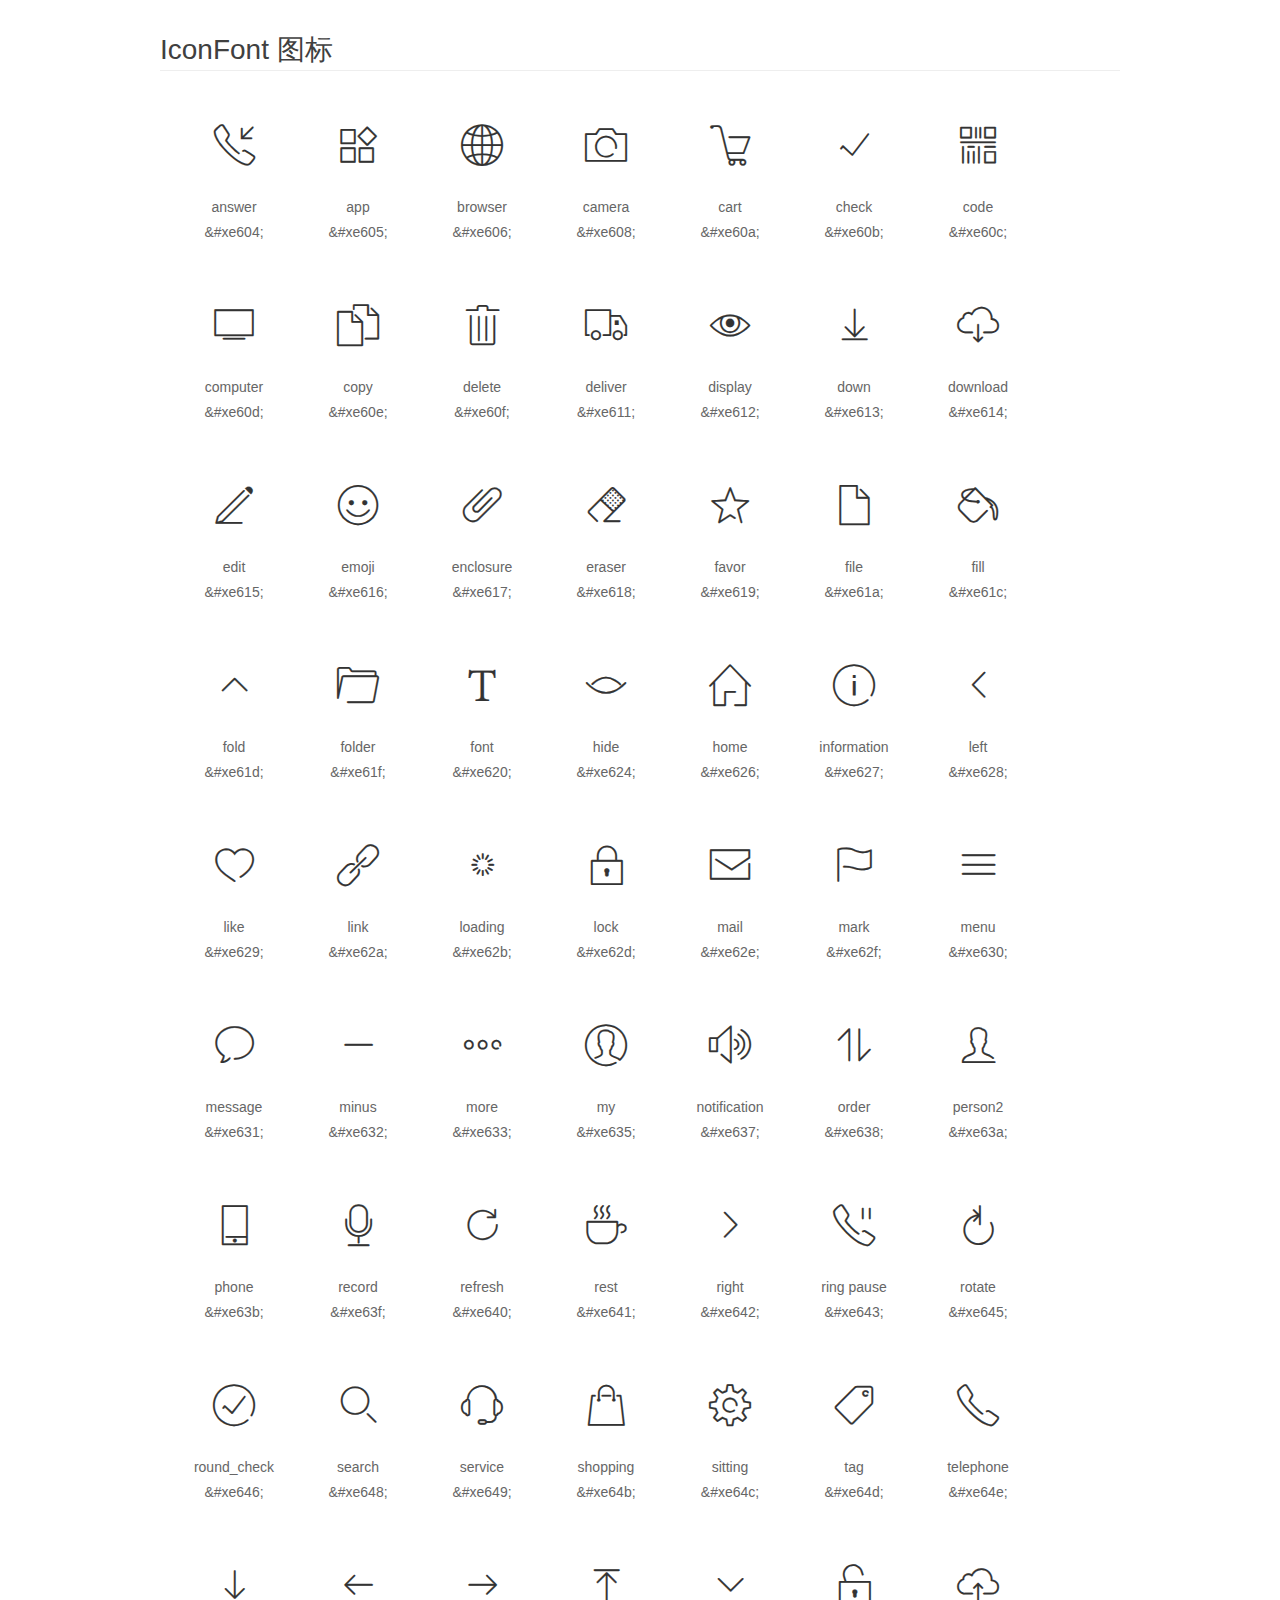
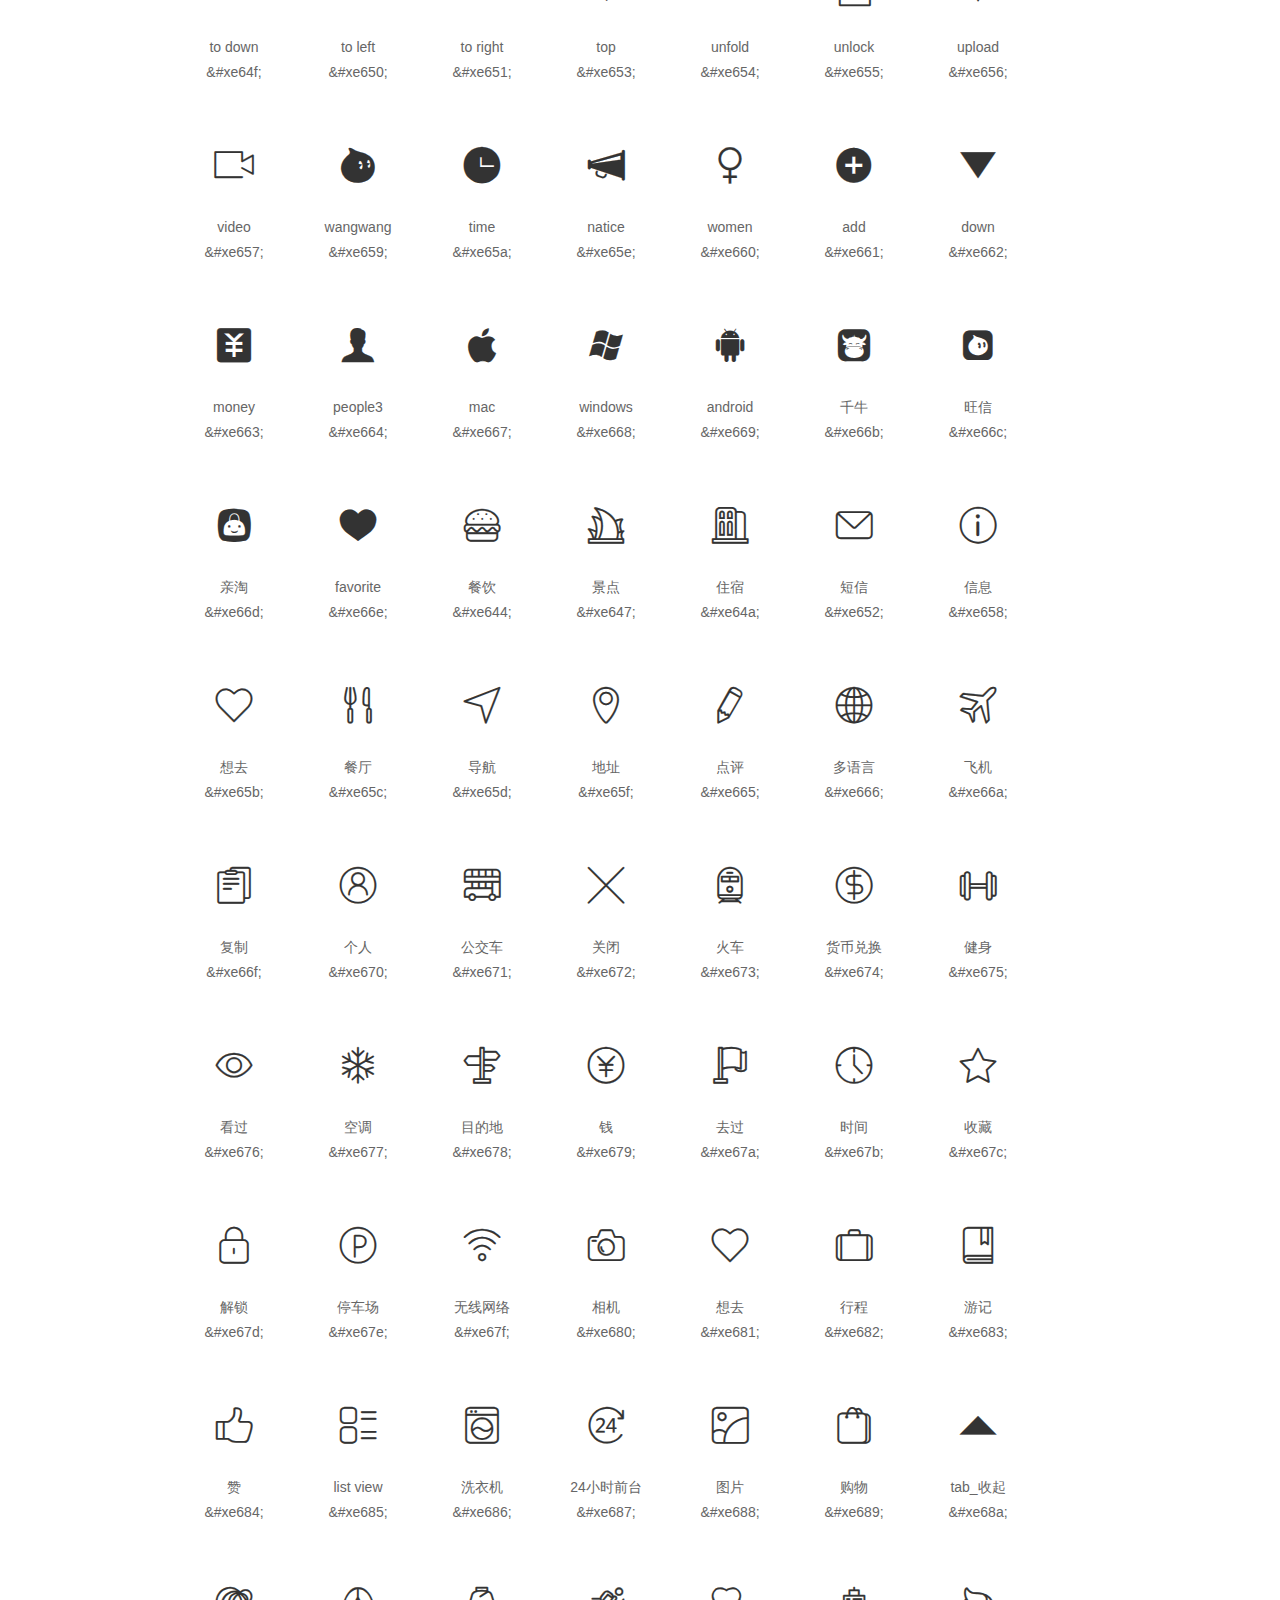
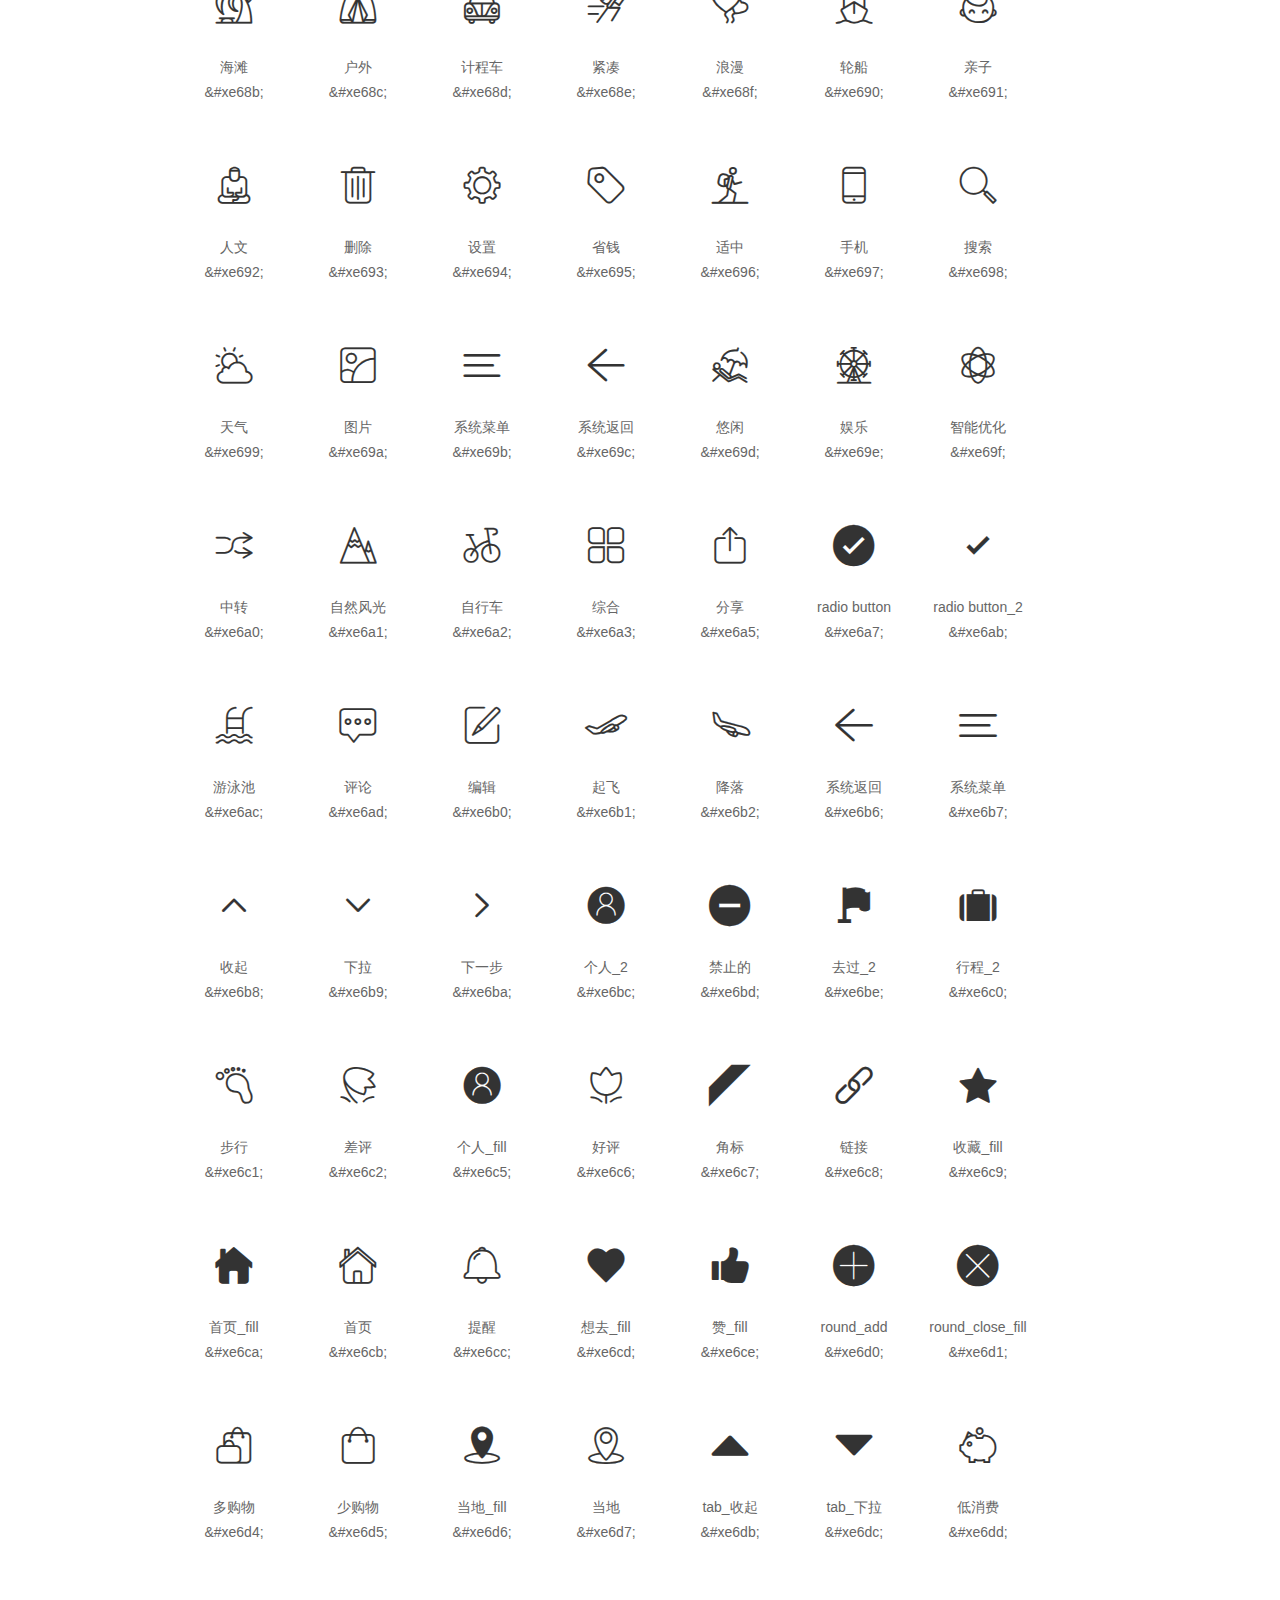
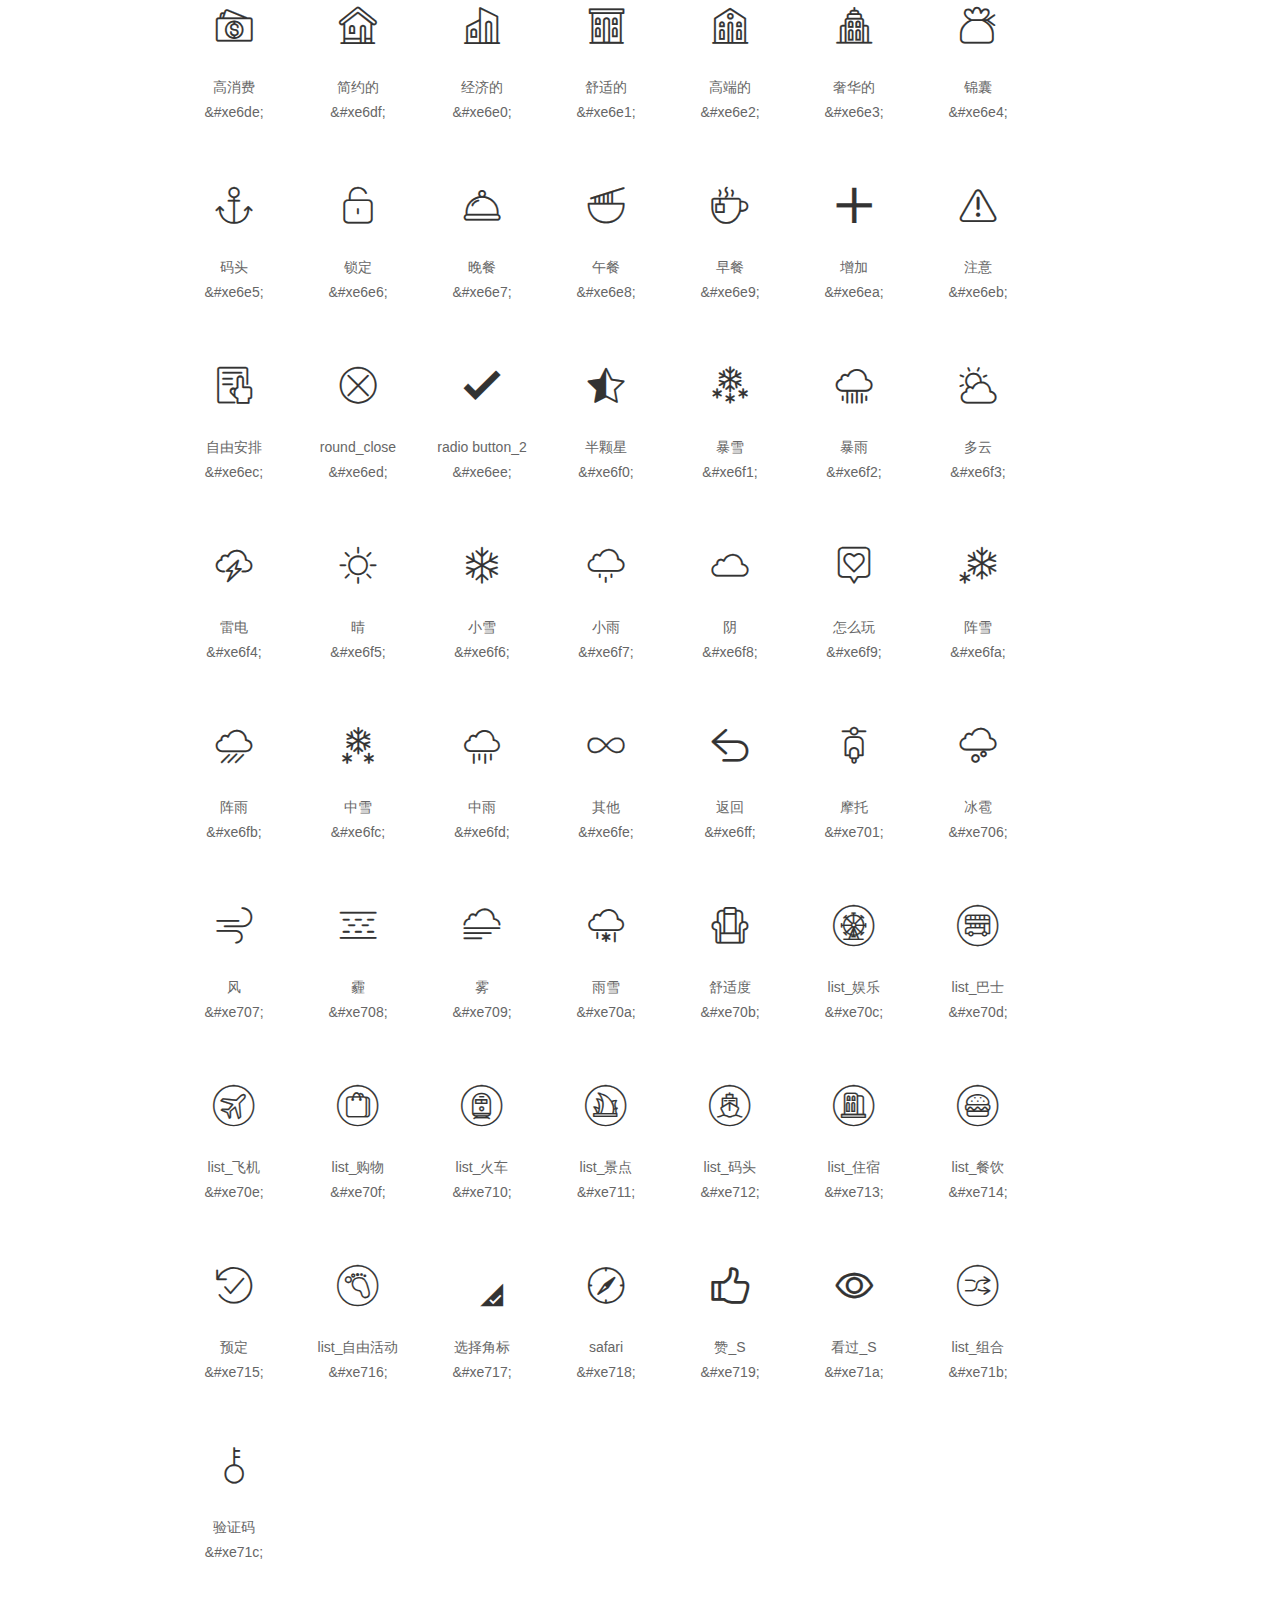
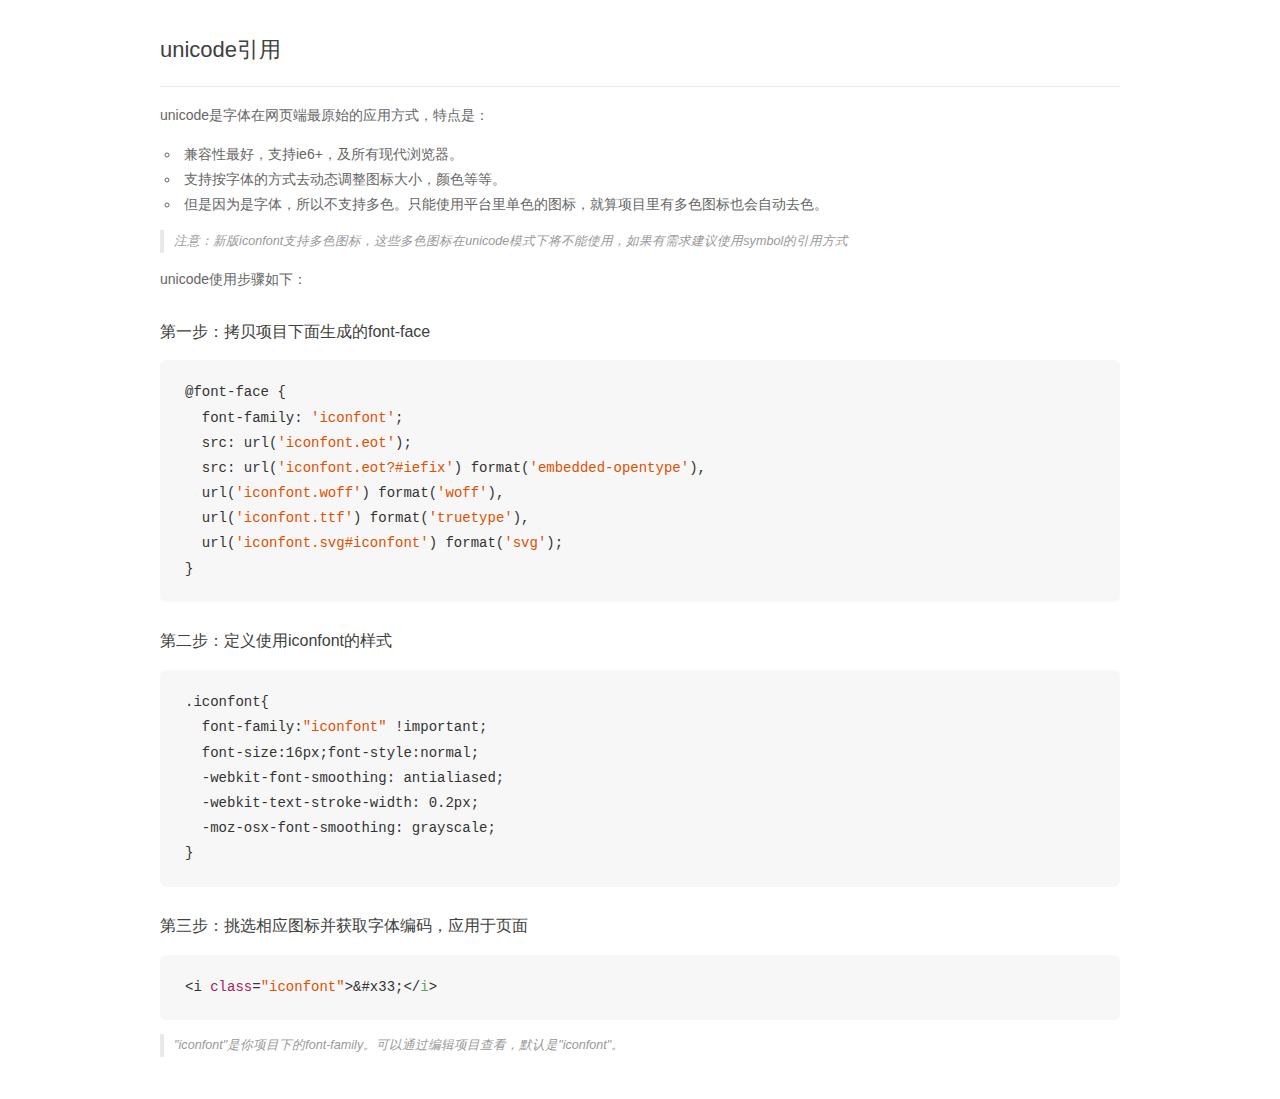
<file: icons/ICon/demo_unicode.html>
<!DOCTYPE html>
<html>
<head>
    <meta charset="utf-8"/>
    <title>IconFont</title>
    <link rel="stylesheet" href="demo.css">

    <style type="text/css">

        @font-face {font-family: "iconfont";
          src: url('iconfont.eot'); /* IE9*/
          src: url('iconfont.eot#iefix') format('embedded-opentype'), /* IE6-IE8 */
          url('iconfont.woff') format('woff'), /* chrome, firefox */
          url('iconfont.ttf') format('truetype'), /* chrome, firefox, opera, Safari, Android, iOS 4.2+*/
          url('iconfont.svg#iconfont') format('svg'); /* iOS 4.1- */
        }

        .iconfont {
          font-family:"iconfont" !important;
          font-size:16px;
          font-style:normal;
          -webkit-font-smoothing: antialiased;
          -webkit-text-stroke-width: 0.2px;
          -moz-osx-font-smoothing: grayscale;
        }

    </style>
</head>
<body>
    <div class="main markdown">
        <h1>IconFont 图标</h1>
        <ul class="icon_lists clear">
            
                <li>
                <i class="icon iconfont">&#xe604;</i>
                    <div class="name">answer</div>
                    <div class="code">&amp;#xe604;</div>
                </li>
            
                <li>
                <i class="icon iconfont">&#xe605;</i>
                    <div class="name">app</div>
                    <div class="code">&amp;#xe605;</div>
                </li>
            
                <li>
                <i class="icon iconfont">&#xe606;</i>
                    <div class="name">browser</div>
                    <div class="code">&amp;#xe606;</div>
                </li>
            
                <li>
                <i class="icon iconfont">&#xe608;</i>
                    <div class="name">camera</div>
                    <div class="code">&amp;#xe608;</div>
                </li>
            
                <li>
                <i class="icon iconfont">&#xe60a;</i>
                    <div class="name">cart</div>
                    <div class="code">&amp;#xe60a;</div>
                </li>
            
                <li>
                <i class="icon iconfont">&#xe60b;</i>
                    <div class="name">check</div>
                    <div class="code">&amp;#xe60b;</div>
                </li>
            
                <li>
                <i class="icon iconfont">&#xe60c;</i>
                    <div class="name">code</div>
                    <div class="code">&amp;#xe60c;</div>
                </li>
            
                <li>
                <i class="icon iconfont">&#xe60d;</i>
                    <div class="name">computer</div>
                    <div class="code">&amp;#xe60d;</div>
                </li>
            
                <li>
                <i class="icon iconfont">&#xe60e;</i>
                    <div class="name">copy</div>
                    <div class="code">&amp;#xe60e;</div>
                </li>
            
                <li>
                <i class="icon iconfont">&#xe60f;</i>
                    <div class="name">delete</div>
                    <div class="code">&amp;#xe60f;</div>
                </li>
            
                <li>
                <i class="icon iconfont">&#xe611;</i>
                    <div class="name">deliver</div>
                    <div class="code">&amp;#xe611;</div>
                </li>
            
                <li>
                <i class="icon iconfont">&#xe612;</i>
                    <div class="name">display</div>
                    <div class="code">&amp;#xe612;</div>
                </li>
            
                <li>
                <i class="icon iconfont">&#xe613;</i>
                    <div class="name">down</div>
                    <div class="code">&amp;#xe613;</div>
                </li>
            
                <li>
                <i class="icon iconfont">&#xe614;</i>
                    <div class="name">download</div>
                    <div class="code">&amp;#xe614;</div>
                </li>
            
                <li>
                <i class="icon iconfont">&#xe615;</i>
                    <div class="name">edit</div>
                    <div class="code">&amp;#xe615;</div>
                </li>
            
                <li>
                <i class="icon iconfont">&#xe616;</i>
                    <div class="name">emoji</div>
                    <div class="code">&amp;#xe616;</div>
                </li>
            
                <li>
                <i class="icon iconfont">&#xe617;</i>
                    <div class="name">enclosure</div>
                    <div class="code">&amp;#xe617;</div>
                </li>
            
                <li>
                <i class="icon iconfont">&#xe618;</i>
                    <div class="name">eraser</div>
                    <div class="code">&amp;#xe618;</div>
                </li>
            
                <li>
                <i class="icon iconfont">&#xe619;</i>
                    <div class="name">favor</div>
                    <div class="code">&amp;#xe619;</div>
                </li>
            
                <li>
                <i class="icon iconfont">&#xe61a;</i>
                    <div class="name">file</div>
                    <div class="code">&amp;#xe61a;</div>
                </li>
            
                <li>
                <i class="icon iconfont">&#xe61c;</i>
                    <div class="name">fill</div>
                    <div class="code">&amp;#xe61c;</div>
                </li>
            
                <li>
                <i class="icon iconfont">&#xe61d;</i>
                    <div class="name">fold</div>
                    <div class="code">&amp;#xe61d;</div>
                </li>
            
                <li>
                <i class="icon iconfont">&#xe61f;</i>
                    <div class="name">folder</div>
                    <div class="code">&amp;#xe61f;</div>
                </li>
            
                <li>
                <i class="icon iconfont">&#xe620;</i>
                    <div class="name">font</div>
                    <div class="code">&amp;#xe620;</div>
                </li>
            
                <li>
                <i class="icon iconfont">&#xe624;</i>
                    <div class="name">hide</div>
                    <div class="code">&amp;#xe624;</div>
                </li>
            
                <li>
                <i class="icon iconfont">&#xe626;</i>
                    <div class="name">home</div>
                    <div class="code">&amp;#xe626;</div>
                </li>
            
                <li>
                <i class="icon iconfont">&#xe627;</i>
                    <div class="name">information</div>
                    <div class="code">&amp;#xe627;</div>
                </li>
            
                <li>
                <i class="icon iconfont">&#xe628;</i>
                    <div class="name">left</div>
                    <div class="code">&amp;#xe628;</div>
                </li>
            
                <li>
                <i class="icon iconfont">&#xe629;</i>
                    <div class="name">like</div>
                    <div class="code">&amp;#xe629;</div>
                </li>
            
                <li>
                <i class="icon iconfont">&#xe62a;</i>
                    <div class="name">link</div>
                    <div class="code">&amp;#xe62a;</div>
                </li>
            
                <li>
                <i class="icon iconfont">&#xe62b;</i>
                    <div class="name">loading</div>
                    <div class="code">&amp;#xe62b;</div>
                </li>
            
                <li>
                <i class="icon iconfont">&#xe62d;</i>
                    <div class="name">lock</div>
                    <div class="code">&amp;#xe62d;</div>
                </li>
            
                <li>
                <i class="icon iconfont">&#xe62e;</i>
                    <div class="name">mail</div>
                    <div class="code">&amp;#xe62e;</div>
                </li>
            
                <li>
                <i class="icon iconfont">&#xe62f;</i>
                    <div class="name">mark</div>
                    <div class="code">&amp;#xe62f;</div>
                </li>
            
                <li>
                <i class="icon iconfont">&#xe630;</i>
                    <div class="name">menu</div>
                    <div class="code">&amp;#xe630;</div>
                </li>
            
                <li>
                <i class="icon iconfont">&#xe631;</i>
                    <div class="name">message</div>
                    <div class="code">&amp;#xe631;</div>
                </li>
            
                <li>
                <i class="icon iconfont">&#xe632;</i>
                    <div class="name">minus</div>
                    <div class="code">&amp;#xe632;</div>
                </li>
            
                <li>
                <i class="icon iconfont">&#xe633;</i>
                    <div class="name">more</div>
                    <div class="code">&amp;#xe633;</div>
                </li>
            
                <li>
                <i class="icon iconfont">&#xe635;</i>
                    <div class="name">my</div>
                    <div class="code">&amp;#xe635;</div>
                </li>
            
                <li>
                <i class="icon iconfont">&#xe637;</i>
                    <div class="name">notification</div>
                    <div class="code">&amp;#xe637;</div>
                </li>
            
                <li>
                <i class="icon iconfont">&#xe638;</i>
                    <div class="name">order</div>
                    <div class="code">&amp;#xe638;</div>
                </li>
            
                <li>
                <i class="icon iconfont">&#xe63a;</i>
                    <div class="name">person2</div>
                    <div class="code">&amp;#xe63a;</div>
                </li>
            
                <li>
                <i class="icon iconfont">&#xe63b;</i>
                    <div class="name">phone</div>
                    <div class="code">&amp;#xe63b;</div>
                </li>
            
                <li>
                <i class="icon iconfont">&#xe63f;</i>
                    <div class="name">record</div>
                    <div class="code">&amp;#xe63f;</div>
                </li>
            
                <li>
                <i class="icon iconfont">&#xe640;</i>
                    <div class="name">refresh</div>
                    <div class="code">&amp;#xe640;</div>
                </li>
            
                <li>
                <i class="icon iconfont">&#xe641;</i>
                    <div class="name">rest</div>
                    <div class="code">&amp;#xe641;</div>
                </li>
            
                <li>
                <i class="icon iconfont">&#xe642;</i>
                    <div class="name">right</div>
                    <div class="code">&amp;#xe642;</div>
                </li>
            
                <li>
                <i class="icon iconfont">&#xe643;</i>
                    <div class="name">ring pause</div>
                    <div class="code">&amp;#xe643;</div>
                </li>
            
                <li>
                <i class="icon iconfont">&#xe645;</i>
                    <div class="name">rotate</div>
                    <div class="code">&amp;#xe645;</div>
                </li>
            
                <li>
                <i class="icon iconfont">&#xe646;</i>
                    <div class="name">round_check</div>
                    <div class="code">&amp;#xe646;</div>
                </li>
            
                <li>
                <i class="icon iconfont">&#xe648;</i>
                    <div class="name">search</div>
                    <div class="code">&amp;#xe648;</div>
                </li>
            
                <li>
                <i class="icon iconfont">&#xe649;</i>
                    <div class="name">service</div>
                    <div class="code">&amp;#xe649;</div>
                </li>
            
                <li>
                <i class="icon iconfont">&#xe64b;</i>
                    <div class="name">shopping</div>
                    <div class="code">&amp;#xe64b;</div>
                </li>
            
                <li>
                <i class="icon iconfont">&#xe64c;</i>
                    <div class="name">sitting</div>
                    <div class="code">&amp;#xe64c;</div>
                </li>
            
                <li>
                <i class="icon iconfont">&#xe64d;</i>
                    <div class="name">tag</div>
                    <div class="code">&amp;#xe64d;</div>
                </li>
            
                <li>
                <i class="icon iconfont">&#xe64e;</i>
                    <div class="name">telephone</div>
                    <div class="code">&amp;#xe64e;</div>
                </li>
            
                <li>
                <i class="icon iconfont">&#xe64f;</i>
                    <div class="name">to down</div>
                    <div class="code">&amp;#xe64f;</div>
                </li>
            
                <li>
                <i class="icon iconfont">&#xe650;</i>
                    <div class="name">to left</div>
                    <div class="code">&amp;#xe650;</div>
                </li>
            
                <li>
                <i class="icon iconfont">&#xe651;</i>
                    <div class="name">to right</div>
                    <div class="code">&amp;#xe651;</div>
                </li>
            
                <li>
                <i class="icon iconfont">&#xe653;</i>
                    <div class="name">top</div>
                    <div class="code">&amp;#xe653;</div>
                </li>
            
                <li>
                <i class="icon iconfont">&#xe654;</i>
                    <div class="name">unfold</div>
                    <div class="code">&amp;#xe654;</div>
                </li>
            
                <li>
                <i class="icon iconfont">&#xe655;</i>
                    <div class="name">unlock</div>
                    <div class="code">&amp;#xe655;</div>
                </li>
            
                <li>
                <i class="icon iconfont">&#xe656;</i>
                    <div class="name">upload</div>
                    <div class="code">&amp;#xe656;</div>
                </li>
            
                <li>
                <i class="icon iconfont">&#xe657;</i>
                    <div class="name">video</div>
                    <div class="code">&amp;#xe657;</div>
                </li>
            
                <li>
                <i class="icon iconfont">&#xe659;</i>
                    <div class="name">wangwang</div>
                    <div class="code">&amp;#xe659;</div>
                </li>
            
                <li>
                <i class="icon iconfont">&#xe65a;</i>
                    <div class="name">time</div>
                    <div class="code">&amp;#xe65a;</div>
                </li>
            
                <li>
                <i class="icon iconfont">&#xe65e;</i>
                    <div class="name">natice</div>
                    <div class="code">&amp;#xe65e;</div>
                </li>
            
                <li>
                <i class="icon iconfont">&#xe660;</i>
                    <div class="name">women</div>
                    <div class="code">&amp;#xe660;</div>
                </li>
            
                <li>
                <i class="icon iconfont">&#xe661;</i>
                    <div class="name">add</div>
                    <div class="code">&amp;#xe661;</div>
                </li>
            
                <li>
                <i class="icon iconfont">&#xe662;</i>
                    <div class="name">down</div>
                    <div class="code">&amp;#xe662;</div>
                </li>
            
                <li>
                <i class="icon iconfont">&#xe663;</i>
                    <div class="name">money</div>
                    <div class="code">&amp;#xe663;</div>
                </li>
            
                <li>
                <i class="icon iconfont">&#xe664;</i>
                    <div class="name">people3</div>
                    <div class="code">&amp;#xe664;</div>
                </li>
            
                <li>
                <i class="icon iconfont">&#xe667;</i>
                    <div class="name">mac</div>
                    <div class="code">&amp;#xe667;</div>
                </li>
            
                <li>
                <i class="icon iconfont">&#xe668;</i>
                    <div class="name">windows</div>
                    <div class="code">&amp;#xe668;</div>
                </li>
            
                <li>
                <i class="icon iconfont">&#xe669;</i>
                    <div class="name">android</div>
                    <div class="code">&amp;#xe669;</div>
                </li>
            
                <li>
                <i class="icon iconfont">&#xe66b;</i>
                    <div class="name">千牛</div>
                    <div class="code">&amp;#xe66b;</div>
                </li>
            
                <li>
                <i class="icon iconfont">&#xe66c;</i>
                    <div class="name">旺信</div>
                    <div class="code">&amp;#xe66c;</div>
                </li>
            
                <li>
                <i class="icon iconfont">&#xe66d;</i>
                    <div class="name">亲淘</div>
                    <div class="code">&amp;#xe66d;</div>
                </li>
            
                <li>
                <i class="icon iconfont">&#xe66e;</i>
                    <div class="name">favorite</div>
                    <div class="code">&amp;#xe66e;</div>
                </li>
            
                <li>
                <i class="icon iconfont">&#xe644;</i>
                    <div class="name">餐饮</div>
                    <div class="code">&amp;#xe644;</div>
                </li>
            
                <li>
                <i class="icon iconfont">&#xe647;</i>
                    <div class="name">景点</div>
                    <div class="code">&amp;#xe647;</div>
                </li>
            
                <li>
                <i class="icon iconfont">&#xe64a;</i>
                    <div class="name">住宿</div>
                    <div class="code">&amp;#xe64a;</div>
                </li>
            
                <li>
                <i class="icon iconfont">&#xe652;</i>
                    <div class="name">短信</div>
                    <div class="code">&amp;#xe652;</div>
                </li>
            
                <li>
                <i class="icon iconfont">&#xe658;</i>
                    <div class="name">信息</div>
                    <div class="code">&amp;#xe658;</div>
                </li>
            
                <li>
                <i class="icon iconfont">&#xe65b;</i>
                    <div class="name">想去</div>
                    <div class="code">&amp;#xe65b;</div>
                </li>
            
                <li>
                <i class="icon iconfont">&#xe65c;</i>
                    <div class="name">餐厅</div>
                    <div class="code">&amp;#xe65c;</div>
                </li>
            
                <li>
                <i class="icon iconfont">&#xe65d;</i>
                    <div class="name">导航</div>
                    <div class="code">&amp;#xe65d;</div>
                </li>
            
                <li>
                <i class="icon iconfont">&#xe65f;</i>
                    <div class="name">地址</div>
                    <div class="code">&amp;#xe65f;</div>
                </li>
            
                <li>
                <i class="icon iconfont">&#xe665;</i>
                    <div class="name">点评</div>
                    <div class="code">&amp;#xe665;</div>
                </li>
            
                <li>
                <i class="icon iconfont">&#xe666;</i>
                    <div class="name">多语言</div>
                    <div class="code">&amp;#xe666;</div>
                </li>
            
                <li>
                <i class="icon iconfont">&#xe66a;</i>
                    <div class="name">飞机</div>
                    <div class="code">&amp;#xe66a;</div>
                </li>
            
                <li>
                <i class="icon iconfont">&#xe66f;</i>
                    <div class="name">复制</div>
                    <div class="code">&amp;#xe66f;</div>
                </li>
            
                <li>
                <i class="icon iconfont">&#xe670;</i>
                    <div class="name">个人</div>
                    <div class="code">&amp;#xe670;</div>
                </li>
            
                <li>
                <i class="icon iconfont">&#xe671;</i>
                    <div class="name">公交车</div>
                    <div class="code">&amp;#xe671;</div>
                </li>
            
                <li>
                <i class="icon iconfont">&#xe672;</i>
                    <div class="name">关闭</div>
                    <div class="code">&amp;#xe672;</div>
                </li>
            
                <li>
                <i class="icon iconfont">&#xe673;</i>
                    <div class="name">火车</div>
                    <div class="code">&amp;#xe673;</div>
                </li>
            
                <li>
                <i class="icon iconfont">&#xe674;</i>
                    <div class="name">货币兑换</div>
                    <div class="code">&amp;#xe674;</div>
                </li>
            
                <li>
                <i class="icon iconfont">&#xe675;</i>
                    <div class="name">健身</div>
                    <div class="code">&amp;#xe675;</div>
                </li>
            
                <li>
                <i class="icon iconfont">&#xe676;</i>
                    <div class="name">看过</div>
                    <div class="code">&amp;#xe676;</div>
                </li>
            
                <li>
                <i class="icon iconfont">&#xe677;</i>
                    <div class="name">空调</div>
                    <div class="code">&amp;#xe677;</div>
                </li>
            
                <li>
                <i class="icon iconfont">&#xe678;</i>
                    <div class="name">目的地</div>
                    <div class="code">&amp;#xe678;</div>
                </li>
            
                <li>
                <i class="icon iconfont">&#xe679;</i>
                    <div class="name">钱</div>
                    <div class="code">&amp;#xe679;</div>
                </li>
            
                <li>
                <i class="icon iconfont">&#xe67a;</i>
                    <div class="name">去过</div>
                    <div class="code">&amp;#xe67a;</div>
                </li>
            
                <li>
                <i class="icon iconfont">&#xe67b;</i>
                    <div class="name">时间</div>
                    <div class="code">&amp;#xe67b;</div>
                </li>
            
                <li>
                <i class="icon iconfont">&#xe67c;</i>
                    <div class="name">收藏</div>
                    <div class="code">&amp;#xe67c;</div>
                </li>
            
                <li>
                <i class="icon iconfont">&#xe67d;</i>
                    <div class="name">解锁</div>
                    <div class="code">&amp;#xe67d;</div>
                </li>
            
                <li>
                <i class="icon iconfont">&#xe67e;</i>
                    <div class="name">停车场</div>
                    <div class="code">&amp;#xe67e;</div>
                </li>
            
                <li>
                <i class="icon iconfont">&#xe67f;</i>
                    <div class="name">无线网络</div>
                    <div class="code">&amp;#xe67f;</div>
                </li>
            
                <li>
                <i class="icon iconfont">&#xe680;</i>
                    <div class="name">相机</div>
                    <div class="code">&amp;#xe680;</div>
                </li>
            
                <li>
                <i class="icon iconfont">&#xe681;</i>
                    <div class="name">想去</div>
                    <div class="code">&amp;#xe681;</div>
                </li>
            
                <li>
                <i class="icon iconfont">&#xe682;</i>
                    <div class="name">行程</div>
                    <div class="code">&amp;#xe682;</div>
                </li>
            
                <li>
                <i class="icon iconfont">&#xe683;</i>
                    <div class="name">游记</div>
                    <div class="code">&amp;#xe683;</div>
                </li>
            
                <li>
                <i class="icon iconfont">&#xe684;</i>
                    <div class="name">赞</div>
                    <div class="code">&amp;#xe684;</div>
                </li>
            
                <li>
                <i class="icon iconfont">&#xe685;</i>
                    <div class="name">list view</div>
                    <div class="code">&amp;#xe685;</div>
                </li>
            
                <li>
                <i class="icon iconfont">&#xe686;</i>
                    <div class="name">洗衣机</div>
                    <div class="code">&amp;#xe686;</div>
                </li>
            
                <li>
                <i class="icon iconfont">&#xe687;</i>
                    <div class="name">24小时前台</div>
                    <div class="code">&amp;#xe687;</div>
                </li>
            
                <li>
                <i class="icon iconfont">&#xe688;</i>
                    <div class="name">图片</div>
                    <div class="code">&amp;#xe688;</div>
                </li>
            
                <li>
                <i class="icon iconfont">&#xe689;</i>
                    <div class="name">购物</div>
                    <div class="code">&amp;#xe689;</div>
                </li>
            
                <li>
                <i class="icon iconfont">&#xe68a;</i>
                    <div class="name">tab_收起</div>
                    <div class="code">&amp;#xe68a;</div>
                </li>
            
                <li>
                <i class="icon iconfont">&#xe68b;</i>
                    <div class="name">海滩</div>
                    <div class="code">&amp;#xe68b;</div>
                </li>
            
                <li>
                <i class="icon iconfont">&#xe68c;</i>
                    <div class="name">户外</div>
                    <div class="code">&amp;#xe68c;</div>
                </li>
            
                <li>
                <i class="icon iconfont">&#xe68d;</i>
                    <div class="name">计程车</div>
                    <div class="code">&amp;#xe68d;</div>
                </li>
            
                <li>
                <i class="icon iconfont">&#xe68e;</i>
                    <div class="name">紧凑</div>
                    <div class="code">&amp;#xe68e;</div>
                </li>
            
                <li>
                <i class="icon iconfont">&#xe68f;</i>
                    <div class="name">浪漫</div>
                    <div class="code">&amp;#xe68f;</div>
                </li>
            
                <li>
                <i class="icon iconfont">&#xe690;</i>
                    <div class="name">轮船</div>
                    <div class="code">&amp;#xe690;</div>
                </li>
            
                <li>
                <i class="icon iconfont">&#xe691;</i>
                    <div class="name">亲子</div>
                    <div class="code">&amp;#xe691;</div>
                </li>
            
                <li>
                <i class="icon iconfont">&#xe692;</i>
                    <div class="name">人文</div>
                    <div class="code">&amp;#xe692;</div>
                </li>
            
                <li>
                <i class="icon iconfont">&#xe693;</i>
                    <div class="name">删除</div>
                    <div class="code">&amp;#xe693;</div>
                </li>
            
                <li>
                <i class="icon iconfont">&#xe694;</i>
                    <div class="name">设置</div>
                    <div class="code">&amp;#xe694;</div>
                </li>
            
                <li>
                <i class="icon iconfont">&#xe695;</i>
                    <div class="name">省钱</div>
                    <div class="code">&amp;#xe695;</div>
                </li>
            
                <li>
                <i class="icon iconfont">&#xe696;</i>
                    <div class="name">适中</div>
                    <div class="code">&amp;#xe696;</div>
                </li>
            
                <li>
                <i class="icon iconfont">&#xe697;</i>
                    <div class="name">手机</div>
                    <div class="code">&amp;#xe697;</div>
                </li>
            
                <li>
                <i class="icon iconfont">&#xe698;</i>
                    <div class="name">搜索</div>
                    <div class="code">&amp;#xe698;</div>
                </li>
            
                <li>
                <i class="icon iconfont">&#xe699;</i>
                    <div class="name">天气</div>
                    <div class="code">&amp;#xe699;</div>
                </li>
            
                <li>
                <i class="icon iconfont">&#xe69a;</i>
                    <div class="name">图片</div>
                    <div class="code">&amp;#xe69a;</div>
                </li>
            
                <li>
                <i class="icon iconfont">&#xe69b;</i>
                    <div class="name">系统菜单</div>
                    <div class="code">&amp;#xe69b;</div>
                </li>
            
                <li>
                <i class="icon iconfont">&#xe69c;</i>
                    <div class="name">系统返回</div>
                    <div class="code">&amp;#xe69c;</div>
                </li>
            
                <li>
                <i class="icon iconfont">&#xe69d;</i>
                    <div class="name">悠闲</div>
                    <div class="code">&amp;#xe69d;</div>
                </li>
            
                <li>
                <i class="icon iconfont">&#xe69e;</i>
                    <div class="name">娱乐</div>
                    <div class="code">&amp;#xe69e;</div>
                </li>
            
                <li>
                <i class="icon iconfont">&#xe69f;</i>
                    <div class="name">智能优化</div>
                    <div class="code">&amp;#xe69f;</div>
                </li>
            
                <li>
                <i class="icon iconfont">&#xe6a0;</i>
                    <div class="name">中转</div>
                    <div class="code">&amp;#xe6a0;</div>
                </li>
            
                <li>
                <i class="icon iconfont">&#xe6a1;</i>
                    <div class="name">自然风光</div>
                    <div class="code">&amp;#xe6a1;</div>
                </li>
            
                <li>
                <i class="icon iconfont">&#xe6a2;</i>
                    <div class="name">自行车</div>
                    <div class="code">&amp;#xe6a2;</div>
                </li>
            
                <li>
                <i class="icon iconfont">&#xe6a3;</i>
                    <div class="name">综合</div>
                    <div class="code">&amp;#xe6a3;</div>
                </li>
            
                <li>
                <i class="icon iconfont">&#xe6a5;</i>
                    <div class="name">分享</div>
                    <div class="code">&amp;#xe6a5;</div>
                </li>
            
                <li>
                <i class="icon iconfont">&#xe6a7;</i>
                    <div class="name">radio button</div>
                    <div class="code">&amp;#xe6a7;</div>
                </li>
            
                <li>
                <i class="icon iconfont">&#xe6ab;</i>
                    <div class="name">radio button_2</div>
                    <div class="code">&amp;#xe6ab;</div>
                </li>
            
                <li>
                <i class="icon iconfont">&#xe6ac;</i>
                    <div class="name">游泳池</div>
                    <div class="code">&amp;#xe6ac;</div>
                </li>
            
                <li>
                <i class="icon iconfont">&#xe6ad;</i>
                    <div class="name">评论</div>
                    <div class="code">&amp;#xe6ad;</div>
                </li>
            
                <li>
                <i class="icon iconfont">&#xe6b0;</i>
                    <div class="name">编辑</div>
                    <div class="code">&amp;#xe6b0;</div>
                </li>
            
                <li>
                <i class="icon iconfont">&#xe6b1;</i>
                    <div class="name">起飞</div>
                    <div class="code">&amp;#xe6b1;</div>
                </li>
            
                <li>
                <i class="icon iconfont">&#xe6b2;</i>
                    <div class="name">降落</div>
                    <div class="code">&amp;#xe6b2;</div>
                </li>
            
                <li>
                <i class="icon iconfont">&#xe6b6;</i>
                    <div class="name">系统返回</div>
                    <div class="code">&amp;#xe6b6;</div>
                </li>
            
                <li>
                <i class="icon iconfont">&#xe6b7;</i>
                    <div class="name">系统菜单</div>
                    <div class="code">&amp;#xe6b7;</div>
                </li>
            
                <li>
                <i class="icon iconfont">&#xe6b8;</i>
                    <div class="name">收起</div>
                    <div class="code">&amp;#xe6b8;</div>
                </li>
            
                <li>
                <i class="icon iconfont">&#xe6b9;</i>
                    <div class="name">下拉</div>
                    <div class="code">&amp;#xe6b9;</div>
                </li>
            
                <li>
                <i class="icon iconfont">&#xe6ba;</i>
                    <div class="name">下一步</div>
                    <div class="code">&amp;#xe6ba;</div>
                </li>
            
                <li>
                <i class="icon iconfont">&#xe6bc;</i>
                    <div class="name">个人_2</div>
                    <div class="code">&amp;#xe6bc;</div>
                </li>
            
                <li>
                <i class="icon iconfont">&#xe6bd;</i>
                    <div class="name">禁止的</div>
                    <div class="code">&amp;#xe6bd;</div>
                </li>
            
                <li>
                <i class="icon iconfont">&#xe6be;</i>
                    <div class="name">去过_2</div>
                    <div class="code">&amp;#xe6be;</div>
                </li>
            
                <li>
                <i class="icon iconfont">&#xe6c0;</i>
                    <div class="name">行程_2</div>
                    <div class="code">&amp;#xe6c0;</div>
                </li>
            
                <li>
                <i class="icon iconfont">&#xe6c1;</i>
                    <div class="name">步行</div>
                    <div class="code">&amp;#xe6c1;</div>
                </li>
            
                <li>
                <i class="icon iconfont">&#xe6c2;</i>
                    <div class="name">差评</div>
                    <div class="code">&amp;#xe6c2;</div>
                </li>
            
                <li>
                <i class="icon iconfont">&#xe6c5;</i>
                    <div class="name">个人_fill</div>
                    <div class="code">&amp;#xe6c5;</div>
                </li>
            
                <li>
                <i class="icon iconfont">&#xe6c6;</i>
                    <div class="name">好评</div>
                    <div class="code">&amp;#xe6c6;</div>
                </li>
            
                <li>
                <i class="icon iconfont">&#xe6c7;</i>
                    <div class="name">角标</div>
                    <div class="code">&amp;#xe6c7;</div>
                </li>
            
                <li>
                <i class="icon iconfont">&#xe6c8;</i>
                    <div class="name">链接</div>
                    <div class="code">&amp;#xe6c8;</div>
                </li>
            
                <li>
                <i class="icon iconfont">&#xe6c9;</i>
                    <div class="name">收藏_fill</div>
                    <div class="code">&amp;#xe6c9;</div>
                </li>
            
                <li>
                <i class="icon iconfont">&#xe6ca;</i>
                    <div class="name">首页_fill</div>
                    <div class="code">&amp;#xe6ca;</div>
                </li>
            
                <li>
                <i class="icon iconfont">&#xe6cb;</i>
                    <div class="name">首页</div>
                    <div class="code">&amp;#xe6cb;</div>
                </li>
            
                <li>
                <i class="icon iconfont">&#xe6cc;</i>
                    <div class="name">提醒</div>
                    <div class="code">&amp;#xe6cc;</div>
                </li>
            
                <li>
                <i class="icon iconfont">&#xe6cd;</i>
                    <div class="name">想去_fill</div>
                    <div class="code">&amp;#xe6cd;</div>
                </li>
            
                <li>
                <i class="icon iconfont">&#xe6ce;</i>
                    <div class="name">赞_fill</div>
                    <div class="code">&amp;#xe6ce;</div>
                </li>
            
                <li>
                <i class="icon iconfont">&#xe6d0;</i>
                    <div class="name">round_add</div>
                    <div class="code">&amp;#xe6d0;</div>
                </li>
            
                <li>
                <i class="icon iconfont">&#xe6d1;</i>
                    <div class="name">round_close_fill</div>
                    <div class="code">&amp;#xe6d1;</div>
                </li>
            
                <li>
                <i class="icon iconfont">&#xe6d4;</i>
                    <div class="name">多购物</div>
                    <div class="code">&amp;#xe6d4;</div>
                </li>
            
                <li>
                <i class="icon iconfont">&#xe6d5;</i>
                    <div class="name">少购物</div>
                    <div class="code">&amp;#xe6d5;</div>
                </li>
            
                <li>
                <i class="icon iconfont">&#xe6d6;</i>
                    <div class="name">当地_fill</div>
                    <div class="code">&amp;#xe6d6;</div>
                </li>
            
                <li>
                <i class="icon iconfont">&#xe6d7;</i>
                    <div class="name">当地</div>
                    <div class="code">&amp;#xe6d7;</div>
                </li>
            
                <li>
                <i class="icon iconfont">&#xe6db;</i>
                    <div class="name">tab_收起</div>
                    <div class="code">&amp;#xe6db;</div>
                </li>
            
                <li>
                <i class="icon iconfont">&#xe6dc;</i>
                    <div class="name">tab_下拉</div>
                    <div class="code">&amp;#xe6dc;</div>
                </li>
            
                <li>
                <i class="icon iconfont">&#xe6dd;</i>
                    <div class="name">低消费</div>
                    <div class="code">&amp;#xe6dd;</div>
                </li>
            
                <li>
                <i class="icon iconfont">&#xe6de;</i>
                    <div class="name">高消费</div>
                    <div class="code">&amp;#xe6de;</div>
                </li>
            
                <li>
                <i class="icon iconfont">&#xe6df;</i>
                    <div class="name">简约的</div>
                    <div class="code">&amp;#xe6df;</div>
                </li>
            
                <li>
                <i class="icon iconfont">&#xe6e0;</i>
                    <div class="name">经济的</div>
                    <div class="code">&amp;#xe6e0;</div>
                </li>
            
                <li>
                <i class="icon iconfont">&#xe6e1;</i>
                    <div class="name">舒适的</div>
                    <div class="code">&amp;#xe6e1;</div>
                </li>
            
                <li>
                <i class="icon iconfont">&#xe6e2;</i>
                    <div class="name">高端的</div>
                    <div class="code">&amp;#xe6e2;</div>
                </li>
            
                <li>
                <i class="icon iconfont">&#xe6e3;</i>
                    <div class="name">奢华的</div>
                    <div class="code">&amp;#xe6e3;</div>
                </li>
            
                <li>
                <i class="icon iconfont">&#xe6e4;</i>
                    <div class="name">锦囊</div>
                    <div class="code">&amp;#xe6e4;</div>
                </li>
            
                <li>
                <i class="icon iconfont">&#xe6e5;</i>
                    <div class="name">码头</div>
                    <div class="code">&amp;#xe6e5;</div>
                </li>
            
                <li>
                <i class="icon iconfont">&#xe6e6;</i>
                    <div class="name">锁定</div>
                    <div class="code">&amp;#xe6e6;</div>
                </li>
            
                <li>
                <i class="icon iconfont">&#xe6e7;</i>
                    <div class="name">晚餐</div>
                    <div class="code">&amp;#xe6e7;</div>
                </li>
            
                <li>
                <i class="icon iconfont">&#xe6e8;</i>
                    <div class="name">午餐</div>
                    <div class="code">&amp;#xe6e8;</div>
                </li>
            
                <li>
                <i class="icon iconfont">&#xe6e9;</i>
                    <div class="name">早餐</div>
                    <div class="code">&amp;#xe6e9;</div>
                </li>
            
                <li>
                <i class="icon iconfont">&#xe6ea;</i>
                    <div class="name">增加</div>
                    <div class="code">&amp;#xe6ea;</div>
                </li>
            
                <li>
                <i class="icon iconfont">&#xe6eb;</i>
                    <div class="name">注意</div>
                    <div class="code">&amp;#xe6eb;</div>
                </li>
            
                <li>
                <i class="icon iconfont">&#xe6ec;</i>
                    <div class="name">自由安排</div>
                    <div class="code">&amp;#xe6ec;</div>
                </li>
            
                <li>
                <i class="icon iconfont">&#xe6ed;</i>
                    <div class="name">round_close</div>
                    <div class="code">&amp;#xe6ed;</div>
                </li>
            
                <li>
                <i class="icon iconfont">&#xe6ee;</i>
                    <div class="name">radio button_2</div>
                    <div class="code">&amp;#xe6ee;</div>
                </li>
            
                <li>
                <i class="icon iconfont">&#xe6f0;</i>
                    <div class="name">半颗星</div>
                    <div class="code">&amp;#xe6f0;</div>
                </li>
            
                <li>
                <i class="icon iconfont">&#xe6f1;</i>
                    <div class="name">暴雪</div>
                    <div class="code">&amp;#xe6f1;</div>
                </li>
            
                <li>
                <i class="icon iconfont">&#xe6f2;</i>
                    <div class="name">暴雨</div>
                    <div class="code">&amp;#xe6f2;</div>
                </li>
            
                <li>
                <i class="icon iconfont">&#xe6f3;</i>
                    <div class="name">多云</div>
                    <div class="code">&amp;#xe6f3;</div>
                </li>
            
                <li>
                <i class="icon iconfont">&#xe6f4;</i>
                    <div class="name">雷电</div>
                    <div class="code">&amp;#xe6f4;</div>
                </li>
            
                <li>
                <i class="icon iconfont">&#xe6f5;</i>
                    <div class="name">晴</div>
                    <div class="code">&amp;#xe6f5;</div>
                </li>
            
                <li>
                <i class="icon iconfont">&#xe6f6;</i>
                    <div class="name">小雪</div>
                    <div class="code">&amp;#xe6f6;</div>
                </li>
            
                <li>
                <i class="icon iconfont">&#xe6f7;</i>
                    <div class="name">小雨</div>
                    <div class="code">&amp;#xe6f7;</div>
                </li>
            
                <li>
                <i class="icon iconfont">&#xe6f8;</i>
                    <div class="name">阴</div>
                    <div class="code">&amp;#xe6f8;</div>
                </li>
            
                <li>
                <i class="icon iconfont">&#xe6f9;</i>
                    <div class="name">怎么玩</div>
                    <div class="code">&amp;#xe6f9;</div>
                </li>
            
                <li>
                <i class="icon iconfont">&#xe6fa;</i>
                    <div class="name">阵雪</div>
                    <div class="code">&amp;#xe6fa;</div>
                </li>
            
                <li>
                <i class="icon iconfont">&#xe6fb;</i>
                    <div class="name">阵雨</div>
                    <div class="code">&amp;#xe6fb;</div>
                </li>
            
                <li>
                <i class="icon iconfont">&#xe6fc;</i>
                    <div class="name">中雪</div>
                    <div class="code">&amp;#xe6fc;</div>
                </li>
            
                <li>
                <i class="icon iconfont">&#xe6fd;</i>
                    <div class="name">中雨</div>
                    <div class="code">&amp;#xe6fd;</div>
                </li>
            
                <li>
                <i class="icon iconfont">&#xe6fe;</i>
                    <div class="name">其他</div>
                    <div class="code">&amp;#xe6fe;</div>
                </li>
            
                <li>
                <i class="icon iconfont">&#xe6ff;</i>
                    <div class="name">返回</div>
                    <div class="code">&amp;#xe6ff;</div>
                </li>
            
                <li>
                <i class="icon iconfont">&#xe701;</i>
                    <div class="name">摩托</div>
                    <div class="code">&amp;#xe701;</div>
                </li>
            
                <li>
                <i class="icon iconfont">&#xe706;</i>
                    <div class="name">冰雹</div>
                    <div class="code">&amp;#xe706;</div>
                </li>
            
                <li>
                <i class="icon iconfont">&#xe707;</i>
                    <div class="name">风</div>
                    <div class="code">&amp;#xe707;</div>
                </li>
            
                <li>
                <i class="icon iconfont">&#xe708;</i>
                    <div class="name">霾</div>
                    <div class="code">&amp;#xe708;</div>
                </li>
            
                <li>
                <i class="icon iconfont">&#xe709;</i>
                    <div class="name">雾</div>
                    <div class="code">&amp;#xe709;</div>
                </li>
            
                <li>
                <i class="icon iconfont">&#xe70a;</i>
                    <div class="name">雨雪</div>
                    <div class="code">&amp;#xe70a;</div>
                </li>
            
                <li>
                <i class="icon iconfont">&#xe70b;</i>
                    <div class="name">舒适度</div>
                    <div class="code">&amp;#xe70b;</div>
                </li>
            
                <li>
                <i class="icon iconfont">&#xe70c;</i>
                    <div class="name">list_娱乐</div>
                    <div class="code">&amp;#xe70c;</div>
                </li>
            
                <li>
                <i class="icon iconfont">&#xe70d;</i>
                    <div class="name">list_巴士</div>
                    <div class="code">&amp;#xe70d;</div>
                </li>
            
                <li>
                <i class="icon iconfont">&#xe70e;</i>
                    <div class="name">list_飞机</div>
                    <div class="code">&amp;#xe70e;</div>
                </li>
            
                <li>
                <i class="icon iconfont">&#xe70f;</i>
                    <div class="name">list_购物</div>
                    <div class="code">&amp;#xe70f;</div>
                </li>
            
                <li>
                <i class="icon iconfont">&#xe710;</i>
                    <div class="name">list_火车</div>
                    <div class="code">&amp;#xe710;</div>
                </li>
            
                <li>
                <i class="icon iconfont">&#xe711;</i>
                    <div class="name">list_景点</div>
                    <div class="code">&amp;#xe711;</div>
                </li>
            
                <li>
                <i class="icon iconfont">&#xe712;</i>
                    <div class="name">list_码头</div>
                    <div class="code">&amp;#xe712;</div>
                </li>
            
                <li>
                <i class="icon iconfont">&#xe713;</i>
                    <div class="name">list_住宿</div>
                    <div class="code">&amp;#xe713;</div>
                </li>
            
                <li>
                <i class="icon iconfont">&#xe714;</i>
                    <div class="name">list_餐饮</div>
                    <div class="code">&amp;#xe714;</div>
                </li>
            
                <li>
                <i class="icon iconfont">&#xe715;</i>
                    <div class="name">预定</div>
                    <div class="code">&amp;#xe715;</div>
                </li>
            
                <li>
                <i class="icon iconfont">&#xe716;</i>
                    <div class="name">list_自由活动</div>
                    <div class="code">&amp;#xe716;</div>
                </li>
            
                <li>
                <i class="icon iconfont">&#xe717;</i>
                    <div class="name">选择角标</div>
                    <div class="code">&amp;#xe717;</div>
                </li>
            
                <li>
                <i class="icon iconfont">&#xe718;</i>
                    <div class="name">safari</div>
                    <div class="code">&amp;#xe718;</div>
                </li>
            
                <li>
                <i class="icon iconfont">&#xe719;</i>
                    <div class="name">赞_S</div>
                    <div class="code">&amp;#xe719;</div>
                </li>
            
                <li>
                <i class="icon iconfont">&#xe71a;</i>
                    <div class="name">看过_S</div>
                    <div class="code">&amp;#xe71a;</div>
                </li>
            
                <li>
                <i class="icon iconfont">&#xe71b;</i>
                    <div class="name">list_组合</div>
                    <div class="code">&amp;#xe71b;</div>
                </li>
            
                <li>
                <i class="icon iconfont">&#xe71c;</i>
                    <div class="name">验证码</div>
                    <div class="code">&amp;#xe71c;</div>
                </li>
            
        </ul>
        <h2 id="unicode-">unicode引用</h2>
        <hr>

        <p>unicode是字体在网页端最原始的应用方式，特点是：</p>
        <ul>
        <li>兼容性最好，支持ie6+，及所有现代浏览器。</li>
        <li>支持按字体的方式去动态调整图标大小，颜色等等。</li>
        <li>但是因为是字体，所以不支持多色。只能使用平台里单色的图标，就算项目里有多色图标也会自动去色。</li>
        </ul>
        <blockquote>
        <p>注意：新版iconfont支持多色图标，这些多色图标在unicode模式下将不能使用，如果有需求建议使用symbol的引用方式</p>
        </blockquote>
        <p>unicode使用步骤如下：</p>
        <h3 id="-font-face">第一步：拷贝项目下面生成的font-face</h3>
        <pre><code class="lang-js hljs javascript">@font-face {
  font-family: <span class="hljs-string">'iconfont'</span>;
  src: url(<span class="hljs-string">'iconfont.eot'</span>);
  src: url(<span class="hljs-string">'iconfont.eot?#iefix'</span>) format(<span class="hljs-string">'embedded-opentype'</span>),
  url(<span class="hljs-string">'iconfont.woff'</span>) format(<span class="hljs-string">'woff'</span>),
  url(<span class="hljs-string">'iconfont.ttf'</span>) format(<span class="hljs-string">'truetype'</span>),
  url(<span class="hljs-string">'iconfont.svg#iconfont'</span>) format(<span class="hljs-string">'svg'</span>);
}
</code></pre>
        <h3 id="-iconfont-">第二步：定义使用iconfont的样式</h3>
        <pre><code class="lang-js hljs javascript">.iconfont{
  font-family:<span class="hljs-string">"iconfont"</span> !important;
  font-size:<span class="hljs-number">16</span>px;font-style:normal;
  -webkit-font-smoothing: antialiased;
  -webkit-text-stroke-width: <span class="hljs-number">0.2</span>px;
  -moz-osx-font-smoothing: grayscale;
}
</code></pre>
        <h3 id="-">第三步：挑选相应图标并获取字体编码，应用于页面</h3>
        <pre><code class="lang-js hljs javascript">&lt;i <span class="hljs-class"><span class="hljs-keyword">class</span></span>=<span class="hljs-string">"iconfont"</span>&gt;&amp;#x33;<span class="xml"><span class="hljs-tag">&lt;/<span class="hljs-name">i</span>&gt;</span></span></code></pre>

        <blockquote>
        <p>"iconfont"是你项目下的font-family。可以通过编辑项目查看，默认是"iconfont"。</p>
        </blockquote>
    </div>


</body>
</html>
</file>
<file: icons/font_zg1ctzey8hf/iconfont.css>
@font-face {font-family: "iconfont";
  src: url('iconfont.eot?t=1543458927689'); /* IE9*/
  src: url('iconfont.eot?t=1543458927689#iefix') format('embedded-opentype'), /* IE6-IE8 */
  url('[data-uri]') format('woff'),
  url('iconfont.ttf?t=1543458927689') format('truetype'), /* chrome, firefox, opera, Safari, Android, iOS 4.2+*/
  url('iconfont.svg?t=1543458927689#iconfont') format('svg'); /* iOS 4.1- */
}

.iconfont {
  font-family:"iconfont" !important;
  font-size:16px;
  font-style:normal;
  -webkit-font-smoothing: antialiased;
  -moz-osx-font-smoothing: grayscale;
}

.icon-jisutuikuan:before { content: "\3436"; }

.icon-huangguan:before { content: "\344c"; }

.icon-qiehuanqiyou:before { content: "\3464"; }

.icon-qiehuanqizuo:before { content: "\3465"; }

.icon-wo:before { content: "\f000c"; }

.icon-gou:before { content: "\f0013"; }

.icon-tianmaochaoshigouwuche:before { content: "\f003f"; }

.icon-huanyipi:before { content: "\f004c"; }

.icon-zhengque:before { content: "\f0071"; }

.icon-wxbbiaowang:before { content: "\e619"; }

.icon-wxbgongju:before { content: "\e61b"; }

.icon-all:before { content: "\e68d"; }

.icon-shenfenzheng:before { content: "\e625"; }
</file>
<file: icons/fonts/iconfont.css>
@font-face {font-family: "iconfont";
  src: url('iconfont.eot?t=1479642403788'); /* IE9*/
  src: url('iconfont.eot?t=1479642403788#iefix') format('embedded-opentype'), /* IE6-IE8 */
  url('iconfont.woff?t=1479642403788') format('woff'), /* chrome, firefox */
  url('iconfont.ttf?t=1479642403788') format('truetype'), /* chrome, firefox, opera, Safari, Android, iOS 4.2+*/
  url('iconfont.svg?t=1479642403788#iconfont') format('svg'); /* iOS 4.1- */
}

.iconfont {
  font-family:"iconfont" !important;
  font-size:16px;
  font-style:normal;
  -webkit-font-smoothing: antialiased;
  -webkit-text-stroke-width: 0.2px;
  -moz-osx-font-smoothing: grayscale;
}

.icon-zanting:before { content: "\f017e"; }

.icon-zanting1:before { content: "\3442"; }

.icon-zanting2:before { content: "\f0067"; }

.icon-bofang:before { content: "\f004c"; }

.icon-fenxiang:before { content: "\e62e"; }

.icon-fenxiang1:before { content: "\e628"; }

.icon-play:before { content: "\e62f"; }

.icon-share6:before { content: "\e602"; }

.icon-bofang1:before { content: "\e6ac"; }

.icon-ttpodicon:before { content: "\e639"; }

.icon-ttpodicon1:before { content: "\e63a"; }

.icon-ttpodicon2:before { content: "\e64d"; }

.icon-ttpodicon3:before { content: "\e64e"; }

.icon-fenxiang11:before { content: "\e654"; }

.icon-fenxiang2:before { content: "\e60f"; }

.icon-play1:before { content: "\e6bb"; }

.icon-zanting3:before { content: "\e661"; }

.icon-bofang2:before { content: "\f0088"; }

.icon-fenxiang3:before { content: "\e600"; }

.icon-infenicon18:before { content: "\e7b4"; }

.icon-pause-outline:before { content: "\e691"; }

.icon-fenxiang4:before { content: "\e631"; }

.icon-shangyiqu:before { content: "\e665"; }

.icon-xiayiqu:before { content: "\e67e"; }

.icon-zanting4:before { content: "\e615"; }

.icon-fenxiang5:before { content: "\e61c"; }

.icon-bofang3:before { content: "\e61a"; }

.icon-fenxiang6:before { content: "\e603"; }

.icon-share:before { content: "\e604"; }

.icon-iconfontcolor96:before { content: "\e6d2"; }

.icon-bofangqixiayiqu:before { content: "\e63d"; }

.icon-suopingxiayiqu:before { content: "\e68c"; }

.icon-suopingshangyiqu:before { content: "\e68d"; }

.icon-zhutixiayiqu:before { content: "\e708"; }

.icon-tianbiao:before { content: "\e642"; }

.icon-tian:before { content: "\e612"; }

.icon-tianmao:before { content: "\e669"; }

.icon-tianmao1:before { content: "\e68f"; }

.icon-xiayiqu1:before { content: "\e6e7"; }

.icon-suijibofang:before { content: "\e6f1"; }

.icon-weibiaoti102:before { content: "\e608"; }

.icon-icon1:before { content: "\e693"; }

.icon-icon2:before { content: "\e694"; }

.icon-tianmao2:before { content: "\e644"; }

.icon-05:before { content: "\e62a"; }

.icon-07:before { content: "\e62c"; }

.icon-10:before { content: "\e630"; }

.icon-24:before { content: "\e63e"; }

.icon-25:before { content: "\e63f"; }

.icon-26:before { content: "\e640"; }

.icon-27:before { content: "\e641"; }

.icon-28:before { content: "\e643"; }

.icon-29:before { content: "\e645"; }

.icon-31:before { content: "\e646"; }

.icon-38:before { content: "\e651"; }

.icon-crm17:before { content: "\e64f"; }

.icon-39:before { content: "\e652"; }

.icon-zanting5:before { content: "\e66a"; }

.icon-zantinghuodong:before { content: "\e621"; }

.icon-7tian:before { content: "\e60a"; }

.icon-7tian1:before { content: "\e776"; }

.icon-42:before { content: "\e65e"; }

.icon-zanting6:before { content: "\e601"; }

.icon-tianmao3:before { content: "\e775"; }

.icon-50:before { content: "\e662"; }

.icon-shangyiqu-copy:before { content: "\e609"; }

.icon-user:before { content: "\e607"; }

.icon-default-avatar:before { content: "\e627"; }

.icon-zanting7:before { content: "\e605"; }

.icon-shangyiqu-copy1:before { content: "\e606"; }

.icon-suiji2:before { content: "\e60c"; }

.icon-address:before { content: "\e675"; }

.icon-eyeoclose:before { content: "\e678"; }

.icon-eyeopen:before { content: "\e679"; }

.icon-phonenum:before { content: "\e683"; }

.icon-question:before { content: "\e685"; }

.icon-set:before { content: "\e689"; }

.icon-paynumber:before { content: "\e690"; }

.icon-yinlezanting:before { content: "\e60b"; }

.icon-tushujiemianxiayiqu40:before { content: "\e636"; }

.icon-suijibofang1:before { content: "\e61d"; }

.icon-suijibofang2:before { content: "\e61e"; }

.icon-suijibofang3:before { content: "\e622"; }

.icon-icon78:before { content: "\e663"; }

.icon-icon129:before { content: "\e686"; }

.icon-icon226:before { content: "\e69d"; }

.icon-xiaoxi1:before { content: "\e60d"; }

.icon-xiaoxi:before { content: "\e60e"; }

.icon-tongjitu111:before { content: "\e610"; }

.icon-yonghu:before { content: "\e611"; }

.icon-gongzuo:before { content: "\e613"; }

.icon-zixun:before { content: "\e614"; }

.icon-zixuntianchong:before { content: "\e616"; }

.icon-dingwei:before { content: "\e633"; }

.icon-next:before { content: "\e64c"; }

.icon-shangyiqu1:before { content: "\e634"; }

.icon-xiayiqu2:before { content: "\e637"; }

.icon-tianmao4:before { content: "\e617"; }

.icon-gouwuche-xuanzhong:before { content: "\e638"; }

.icon-wode-xuanzhong:before { content: "\e63b"; }

.icon-gouwuche:before { content: "\e63c"; }

.icon-wode:before { content: "\e647"; }

.icon-shouye:before { content: "\e648"; }

.icon-dazhongdianping:before { content: "\e692"; }

.icon-douban:before { content: "\e695"; }

.icon-taobao:before { content: "\e696"; }

.icon-tengxunweibo:before { content: "\e697"; }

.icon-renren:before { content: "\e698"; }

.icon-youxiang:before { content: "\e699"; }

.icon-weixin:before { content: "\e69a"; }

.icon-zhifubao:before { content: "\e69b"; }

.icon-yinxiangbiji:before { content: "\e69c"; }

.icon-Facebook:before { content: "\e69e"; }

.icon-dribbble:before { content: "\e69f"; }

.icon-linkedin:before { content: "\e6a0"; }

.icon-Instagram:before { content: "\e6a1"; }

.icon-pinterest:before { content: "\e6a2"; }

.icon-qqkongjian:before { content: "\e6a3"; }

.icon-reddit:before { content: "\e6a4"; }

.icon-tumblr:before { content: "\e6a5"; }

.icon-zhihu:before { content: "\e6a6"; }

.icon-youku:before { content: "\e6a7"; }

.icon-twitter:before { content: "\e6a8"; }

.icon-quora:before { content: "\e6a9"; }

.icon-path:before { content: "\e6aa"; }

.icon-youdaoyunbiji:before { content: "\e6ab"; }

.icon-snapchat:before { content: "\e6ad"; }

.icon-line:before { content: "\e6ae"; }

.icon-xinlangweibo:before { content: "\e6af"; }

.icon-qq:before { content: "\e6b0"; }

.icon-whatsapp:before { content: "\e6b1"; }

.icon-fenlei:before { content: "\e649"; }

.icon-fenlei-xuanzhong:before { content: "\e64a"; }

.icon-pengyouquan:before { content: "\e6b2"; }

.icon-xiangshang:before { content: "\e64b"; }

.icon-xiangxia:before { content: "\e650"; }

.icon-shizhong1:before { content: "\e6b3"; }

.icon-xiangzuo:before { content: "\e653"; }

.icon-01:before { content: "\e618"; }

.icon-02:before { content: "\e619"; }

.icon-03:before { content: "\e61b"; }

.icon-051:before { content: "\e61f"; }

.icon-06:before { content: "\e620"; }

.icon-071:before { content: "\e623"; }

.icon-random:before { content: "\e504"; }

.icon-08:before { content: "\e624"; }

.icon-09:before { content: "\e625"; }

.icon-101:before { content: "\e626"; }

.icon-11:before { content: "\e629"; }

.icon-12:before { content: "\e62b"; }

.icon-14:before { content: "\e62d"; }

.icon-17:before { content: "\e632"; }

.icon-18:before { content: "\e635"; }

.icon-20:before { content: "\e655"; }

.icon-21:before { content: "\e656"; }

.icon-twitter1:before { content: "\e659"; }

.icon-facebook:before { content: "\e65a"; }

.icon-weixin1:before { content: "\e657"; }

.icon-Yahoo:before { content: "\e65b"; }

.icon-Skye:before { content: "\e65c"; }

.icon-Google:before { content: "\e65d"; }

.icon-anzhuo:before { content: "\e65f"; }

.icon-yamaxun:before { content: "\e660"; }

.icon-linkedin1:before { content: "\e664"; }

.icon-weixinpengyouquan:before { content: "\e658"; }

.icon-YouTube:before { content: "\e666"; }

.icon-qq1:before { content: "\e667"; }

.icon-xinlang:before { content: "\e668"; }

.icon-facebook1:before { content: "\e66b"; }

.icon-Qzone:before { content: "\e66c"; }

.icon-QQ:before { content: "\e66d"; }

.icon-xinlang1:before { content: "\e66e"; }

.icon-QQ_weibo:before { content: "\e66f"; }

.icon-zhifubao1:before { content: "\e670"; }

.icon-taobao1:before { content: "\e671"; }

.icon-weichat:before { content: "\e672"; }

.icon-douban1:before { content: "\e673"; }

.icon-renren1:before { content: "\e674"; }

.icon-email:before { content: "\e676"; }

.icon-youku1:before { content: "\e677"; }

.icon-twitter2:before { content: "\e67a"; }

.icon-pingguo:before { content: "\e67b"; }

.icon-shoucang:before { content: "\e67c"; }

.icon-qiaquan:before { content: "\e67d"; }

.icon-wenjian:before { content: "\e67f"; }

.icon-bianji:before { content: "\e680"; }

.icon-shezhi:before { content: "\e681"; }

.icon-didian:before { content: "\e682"; }

.icon-feiji:before { content: "\e684"; }

.icon-dianhua:before { content: "\e687"; }

.icon-lajitong:before { content: "\e688"; }

.icon-shouji:before { content: "\e68a"; }

.icon-qianbao:before { content: "\e68b"; }

.icon-youxiang1:before { content: "\e68e"; }

.icon-yuechi:before { content: "\e6b4"; }

.icon-xuewei:before { content: "\e6b5"; }

.icon-pingfen:before { content: "\e6b6"; }

.icon-naozhong:before { content: "\e6b7"; }

.icon-jianpan:before { content: "\e6b8"; }

.icon-baidu:before { content: "\e6b9"; }

.icon-baidu2:before { content: "\e6ba"; }

.icon-QQ1:before { content: "\e6bc"; }

.icon-baidu1:before { content: "\e6bd"; }

.icon-QQ2:before { content: "\e6be"; }

.icon-QQ11:before { content: "\e6bf"; }

.icon-taobao2:before { content: "\e6c0"; }

.icon-taobao11:before { content: "\e6c1"; }

.icon-taobao21:before { content: "\e6c2"; }

.icon-tengxunweibo1:before { content: "\e6c3"; }

.icon-tengxunweibo2:before { content: "\e6c4"; }

.icon-weixin2:before { content: "\e6c5"; }

.icon-tengxunweibo21:before { content: "\e6c6"; }

.icon-weixin11:before { content: "\e6c7"; }

.icon-weixin21:before { content: "\e6c8"; }

.icon-xinlangweibo1:before { content: "\e6c9"; }

.icon-xinlangweibo11:before { content: "\e6ca"; }

.icon-xinlangweibo2:before { content: "\e6cb"; }

.icon-icongerenzhongxin-01:before { content: "\e6cc"; }

.icon-iconhuidaoshouye:before { content: "\e6cd"; }

.icon-angle-left:before { content: "\e6ce"; }

.icon-angle-double-left:before { content: "\e6cf"; }

.icon-angle-double-right:before { content: "\e6d0"; }

.icon-angle-down:before { content: "\e6d1"; }

.icon-angle-double-up:before { content: "\e6d3"; }

.icon-angle-double-down:before { content: "\e6d4"; }

.icon-angle-up:before { content: "\e6d5"; }

.icon-angle-right:before { content: "\e6d6"; }

.icon-arrow-small-down:before { content: "\e6d7"; }

.icon-arrow-down:before { content: "\e6d8"; }

.icon-arrow-left:before { content: "\e6d9"; }

.icon-arrow-right:before { content: "\e6da"; }

.icon-arrow-small-left:before { content: "\e6db"; }

.icon-arrow-small-right:before { content: "\e6dc"; }

.icon-arrow-up:before { content: "\e6dd"; }

.icon-arrow-small-up:before { content: "\e6de"; }

.icon-chevron-thin-left:before { content: "\e6df"; }

.icon-chevron-thin-down:before { content: "\e6e0"; }

.icon-chevron-thin-right:before { content: "\e6e1"; }

.icon-chevron-thin-up:before { content: "\e6e2"; }

.icon-triangle-down:before { content: "\e6e3"; }

.icon-rewind:before { content: "\e6e4"; }

.icon-triangle-left:before { content: "\e6e5"; }

.icon-triangle-right:before { content: "\e6e6"; }

.icon-triangle-up:before { content: "\e6e8"; }

.icon-fast-forward:before { content: "\e6e9"; }

.icon-kefu:before { content: "\e6ea"; }

.icon-shouqi-01:before { content: "\e6eb"; }

.icon-bofang4:before { content: "\e6ec"; }

.icon-biaoqian:before { content: "\e6ed"; }

.icon-WIFI:before { content: "\e6ee"; }

.icon-cuo:before { content: "\e6ef"; }

.icon-dianzan:before { content: "\e6f0"; }

.icon-dingwei1:before { content: "\e6f2"; }

.icon-dui:before { content: "\e6f3"; }

.icon-erji:before { content: "\e6f4"; }

.icon-gengduo:before { content: "\e6f5"; }

.icon-fengjing:before { content: "\e6f6"; }

.icon-guangpan:before { content: "\e6f7"; }

.icon-geren:before { content: "\e6f8"; }

.icon-gengduo-2:before { content: "\e6f9"; }

.icon-lingsheng:before { content: "\e6fa"; }

.icon-jia:before { content: "\e6fb"; }

.icon-lanya:before { content: "\e6fc"; }

.icon-nv:before { content: "\e6fd"; }

.icon-nan:before { content: "\e6fe"; }

.icon-shezhi1:before { content: "\e6ff"; }

.icon-shipin:before { content: "\e700"; }

.icon-shoucang1:before { content: "\e701"; }

.icon-sousuo:before { content: "\e702"; }

.icon-suo:before { content: "\e703"; }

.icon-xiala:before { content: "\e704"; }

.icon-tongzhi:before { content: "\e705"; }

.icon-xiayishou:before { content: "\e706"; }

.icon-xiazai:before { content: "\e707"; }

.icon-xinxi:before { content: "\e709"; }

.icon-yuyin:before { content: "\e70a"; }

.icon-zhuanhuan:before { content: "\e70b"; }

.icon-zuobiao:before { content: "\e70c"; }

.icon-shengyin:before { content: "\e70d"; }

.icon-shoucang2:before { content: "\e70e"; }

.icon-fuzhi:before { content: "\e70f"; }

.icon-anquanshezhi:before { content: "\e710"; }

.icon-shouji1:before { content: "\e711"; }

.icon-tuichu:before { content: "\e712"; }

.icon-xiaoxi2:before { content: "\e713"; }

.icon-gongzuojilu:before { content: "\e714"; }

.icon-faxiandingdan:before { content: "\e715"; }

.icon-gerenxinxi:before { content: "\e716"; }

.icon-wodedingdan:before { content: "\e717"; }

.icon-tijiaodingdan:before { content: "\e718"; }

.icon-querenwancheng:before { content: "\e719"; }

.icon-yibangding:before { content: "\e71a"; }

.icon-weibangding:before { content: "\e71b"; }

.icon-baocun:before { content: "\e71c"; }

.icon-quxiao:before { content: "\e71d"; }

.icon-tianjia:before { content: "\e71e"; }

.icon-bianji1:before { content: "\e71f"; }

.icon-riqixuanze:before { content: "\e720"; }

.icon-shanchu:before { content: "\e721"; }

.icon-dizhi-01:before { content: "\e722"; }

.icon-youjiantou-01:before { content: "\e723"; }

.icon-youhuiquan-01:before { content: "\e724"; }

.icon-daishouhuo-01:before { content: "\e725"; }

.icon-quanbudingdan-01:before { content: "\e726"; }

.icon-youhuiquan-geren-01:before { content: "\e727"; }

.icon-shanchu-01:before { content: "\e728"; }

.icon-fangdajing:before { content: "\e729"; }

.icon-guanbi-01:before { content: "\e72a"; }

.icon-meiyoudingdan-01:before { content: "\e72b"; }

.icon-xuanzhong-01:before { content: "\e72c"; }

.icon-weixuanzhong-01:before { content: "\e72d"; }

.icon-zhifu-01:before { content: "\e72e"; }

.icon-zuojiantou-01:before { content: "\e72f"; }

.icon-gengduo-01:before { content: "\e730"; }
</file>
<file: icons/fonts1/iconfont.css>
@font-face {font-family: "iconfont";
  src: url('iconfont.eot?t=1476059862'); /* IE9*/
  src: url('iconfont.eot?t=1476059862#iefix') format('embedded-opentype'), /* IE6-IE8 */
  url('iconfont.woff?t=1476059862') format('woff'), /* chrome, firefox */
  url('iconfont.ttf?t=1476059862') format('truetype'), /* chrome, firefox, opera, Safari, Android, iOS 4.2+*/
  url('iconfont.svg?t=1476059862#iconfont') format('svg'); /* iOS 4.1- */
}

.iconfont {
  font-family:"iconfont" !important;
  font-size:16px;
  font-style:normal;
  -webkit-font-smoothing: antialiased;
  -webkit-text-stroke-width: 0.2px;
  -moz-osx-font-smoothing: grayscale;
}
.icon-logo:before { content: "\e66a"; }
.icon-bangong:before { content: "\e652"; }
.icon-zhufang:before { content: "\e653"; }
.icon-weixiu:before { content: "\e654"; }
.icon-haizi:before { content: "\e655"; }
.icon-changbei:before { content: "\e656"; }
.icon-liwu:before { content: "\e657"; }
.icon-lijin:before { content: "\e658"; }
.icon-huankuan:before { content: "\e659"; }
.icon-zhifubaoa:before { content: "\e662"; }
.icon-tianjialeimu:before { content: "\e661"; }
.icon-zidingyileimu:before { content: "\e660"; }
.icon-qitashouru:before { content: "\e65f"; }
.icon-licaishouyi:before { content: "\e65e"; }
.icon-jianzhi:before { content: "\e65d"; }
.icon-gongzi:before { content: "\e65c"; }
.icon-licai:before { content: "\e65b"; }
.icon-juanzeng:before { content: "\e65a"; }
.icon-zhifubaob:before { content: "\e663"; }
.icon-fuwuchuanga:before { content: "\e664"; }
.icon-fuwuchuangb:before { content: "\e665"; }
.icon-tansuoa:before { content: "\e666"; }
.icon-tansuob:before { content: "\e667"; }
.icon-caifua:before { content: "\e668"; }
.icon-caifub:before { content: "\e669"; }
.icon-rectangle390:before { content: "\e600"; }
.icon-icon:before { content: "\e602"; }
.icon-shoukuan:before { content: "\e60b"; }
.icon-gupiao:before { content: "\e609"; }
.icon-youxichongzhi:before { content: "\e60a"; }
.icon-qinmifu:before { content: "\e608"; }
.icon-shoujichongzhi:before { content: "\e607"; }
.icon-shuidianmei:before { content: "\e606"; }
.icon-dangmianfu:before { content: "\e605"; }
.icon-zhuanzhang:before { content: "\e603"; }
.icon-jipiao:before { content: "\e60c"; }
.icon-xinyongqiahuankuan:before { content: "\e604"; }
.icon-huilvhuansuan:before { content: "\e60d"; }
.icon-jizhang:before { content: "\e60f"; }
.icon-lvyoutehui:before { content: "\e610"; }
.icon-caipiao:before { content: "\e611"; }
.icon-guojihuikuan:before { content: "\e614"; }
.icon-aa:before { content: "\e612"; }
.icon-kuaidi:before { content: "\e613"; }
.icon-kuaiqiang:before { content: "\e61d"; }
.icon-dache:before { content: "\e61c"; }
.icon-qianbaopengyou:before { content: "\e61b"; }
.icon-tianmaobao:before { content: "\e61a"; }
.icon-shoujibaoling:before { content: "\e619"; }
.icon-aliyouxi:before { content: "\e618"; }
.icon-diandian:before { content: "\e616"; }
.icon-aixinjuanzeng:before { content: "\e615"; }
.icon-suishendai:before { content: "\e61f"; }
.icon-xiaoyuanyiqiatong:before { content: "\e620"; }
.icon-zhaocaibao:before { content: "\e621"; }
.icon-huiyuantequan:before { content: "\e624"; }
.icon-shibai:before { content: "\e626"; }
.icon-sousuo:before { content: "\e62f"; }
.icon-shezhi:before { content: "\e62d"; }
.icon-shoujitongxunlu:before { content: "\e62c"; }
.icon-xiangji:before { content: "\e62b"; }
.icon-dengdai:before { content: "\e62a"; }
.icon-bangzhu:before { content: "\e629"; }
.icon-tishi:before { content: "\e628"; }
.icon-wode:before { content: "\e62e"; }
.icon-liebiao:before { content: "\e630"; }
.icon-fukuanma:before { content: "\e639"; }
.icon-saoyisao:before { content: "\e638"; }
.icon-gengduo:before { content: "\e637"; }
.icon-bangzhuxiantiao:before { content: "\e636"; }
.icon-tianjia:before { content: "\e635"; }
.icon-ditu:before { content: "\e634"; }
.icon-shanchu:before { content: "\e632"; }
.icon-chengshifuwu:before { content: "\e63a"; }
.icon-jiaoyujiaofei:before { content: "\e63b"; }
.icon-yangchengtongchongzhi:before { content: "\e63c"; }
.icon-chengshiyiqiatong:before { content: "\e63d"; }
.icon-fushi:before { content: "\e641"; }
.icon-gouwu:before { content: "\e640"; }
.icon-canyin:before { content: "\e63f"; }
.icon-yiban:before { content: "\e63e"; }
.icon-jiaotong:before { content: "\e642"; }
.icon-shuma:before { content: "\e64b"; }
.icon-yundong:before { content: "\e649"; }
.icon-lvxing:before { content: "\e64a"; }
.icon-meirong:before { content: "\e648"; }
.icon-lingshi:before { content: "\e647"; }
.icon-tongxun:before { content: "\e646"; }
.icon-jujia:before { content: "\e645"; }
.icon-yule:before { content: "\e643"; }
.icon-xuexi:before { content: "\e64c"; }
.icon-shejiao:before { content: "\e644"; }
.icon-yiliao:before { content: "\e64d"; }
.icon-chongwu:before { content: "\e64f"; }
.icon-caipiao1:before { content: "\e650"; }
.icon-shuji:before { content: "\e64e"; }
.icon-qiche:before { content: "\e651"; }
</file>
<file: icons/ICon/iconfont.css>
@font-face {font-family: "iconfont";
  src: url('iconfont.eot?t=1535626609547'); /* IE9*/
  src: url('iconfont.eot?t=1535626609547#iefix') format('embedded-opentype'), /* IE6-IE8 */
  url('[data-uri]') format('woff'),
  url('iconfont.ttf?t=1535626609547') format('truetype'), /* chrome, firefox, opera, Safari, Android, iOS 4.2+*/
  url('iconfont.svg?t=1535626609547#iconfont') format('svg'); /* iOS 4.1- */
}

.iconfont {
  font-family:"iconfont" !important;
  font-size:16px;
  font-style:normal;
  -webkit-font-smoothing: antialiased;
  -moz-osx-font-smoothing: grayscale;
}

.icon-answer:before { content: "\e604"; }

.icon-app:before { content: "\e605"; }

.icon-browser:before { content: "\e606"; }

.icon-camera:before { content: "\e608"; }

.icon-cart:before { content: "\e60a"; }

.icon-check:before { content: "\e60b"; }

.icon-code:before { content: "\e60c"; }

.icon-computer:before { content: "\e60d"; }

.icon-copy:before { content: "\e60e"; }

.icon-delete:before { content: "\e60f"; }

.icon-deliver:before { content: "\e611"; }

.icon-display:before { content: "\e612"; }

.icon-down:before { content: "\e613"; }

.icon-download:before { content: "\e614"; }

.icon-edit:before { content: "\e615"; }

.icon-emoji:before { content: "\e616"; }

.icon-enclosure:before { content: "\e617"; }

.icon-eraser:before { content: "\e618"; }

.icon-favor:before { content: "\e619"; }

.icon-file:before { content: "\e61a"; }

.icon-fill:before { content: "\e61c"; }

.icon-fold:before { content: "\e61d"; }

.icon-folder:before { content: "\e61f"; }

.icon-font:before { content: "\e620"; }

.icon-hide:before { content: "\e624"; }

.icon-home:before { content: "\e626"; }

.icon-information:before { content: "\e627"; }

.icon-left:before { content: "\e628"; }

.icon-like:before { content: "\e629"; }

.icon-link:before { content: "\e62a"; }

.icon-loading:before { content: "\e62b"; }

.icon-lock:before { content: "\e62d"; }

.icon-mail:before { content: "\e62e"; }

.icon-mark:before { content: "\e62f"; }

.icon-menu:before { content: "\e630"; }

.icon-message:before { content: "\e631"; }

.icon-minus:before { content: "\e632"; }

.icon-more:before { content: "\e633"; }

.icon-my:before { content: "\e635"; }

.icon-notification:before { content: "\e637"; }

.icon-order:before { content: "\e638"; }

.icon-person2:before { content: "\e63a"; }

.icon-phone:before { content: "\e63b"; }

.icon-record:before { content: "\e63f"; }

.icon-refresh:before { content: "\e640"; }

.icon-rest:before { content: "\e641"; }

.icon-right:before { content: "\e642"; }

.icon-ringpause:before { content: "\e643"; }

.icon-rotate:before { content: "\e645"; }

.icon-roundcheck:before { content: "\e646"; }

.icon-search:before { content: "\e648"; }

.icon-service:before { content: "\e649"; }

.icon-shopping:before { content: "\e64b"; }

.icon-sitting:before { content: "\e64c"; }

.icon-tag:before { content: "\e64d"; }

.icon-telephone:before { content: "\e64e"; }

.icon-todown:before { content: "\e64f"; }

.icon-toleft:before { content: "\e650"; }

.icon-toright:before { content: "\e651"; }

.icon-top:before { content: "\e653"; }

.icon-unfold:before { content: "\e654"; }

.icon-unlock:before { content: "\e655"; }

.icon-upload:before { content: "\e656"; }

.icon-video:before { content: "\e657"; }

.icon-wangwang:before { content: "\e659"; }

.icon-time:before { content: "\e65a"; }

.icon-natice:before { content: "\e65e"; }

.icon-women:before { content: "\e660"; }

.icon-add:before { content: "\e661"; }

.icon-down1:before { content: "\e662"; }

.icon-money:before { content: "\e663"; }

.icon-people3:before { content: "\e664"; }

.icon-mac:before { content: "\e667"; }

.icon-windows:before { content: "\e668"; }

.icon-android:before { content: "\e669"; }

.icon-qianniu:before { content: "\e66b"; }

.icon-wangxin:before { content: "\e66c"; }

.icon-qintao:before { content: "\e66d"; }

.icon-favorite:before { content: "\e66e"; }

.icon-canyin:before { content: "\e644"; }

.icon-jingdian:before { content: "\e647"; }

.icon-zhusu:before { content: "\e64a"; }

.icon-duanxin:before { content: "\e652"; }

.icon-xinxi:before { content: "\e658"; }

.icon-xiangqu:before { content: "\e65b"; }

.icon-canting:before { content: "\e65c"; }

.icon-daohang:before { content: "\e65d"; }

.icon-dizhi:before { content: "\e65f"; }

.icon-dianping:before { content: "\e665"; }

.icon-duoyuyan:before { content: "\e666"; }

.icon-feiji:before { content: "\e66a"; }

.icon-fuzhi:before { content: "\e66f"; }

.icon-geren:before { content: "\e670"; }

.icon-gongjiaoche:before { content: "\e671"; }

.icon-guanbi:before { content: "\e672"; }

.icon-huoche:before { content: "\e673"; }

.icon-huobiduihuan:before { content: "\e674"; }

.icon-jianshen:before { content: "\e675"; }

.icon-kanguo:before { content: "\e676"; }

.icon-kongdiao:before { content: "\e677"; }

.icon-mudedi:before { content: "\e678"; }

.icon-qian:before { content: "\e679"; }

.icon-quguo:before { content: "\e67a"; }

.icon-shijian:before { content: "\e67b"; }

.icon-shoucang:before { content: "\e67c"; }

.icon-jiesuo:before { content: "\e67d"; }

.icon-tingchechang:before { content: "\e67e"; }

.icon-wuxianwangluo:before { content: "\e67f"; }

.icon-xiangji:before { content: "\e680"; }

.icon-xiangqu1:before { content: "\e681"; }

.icon-xingcheng:before { content: "\e682"; }

.icon-youji:before { content: "\e683"; }

.icon-zan:before { content: "\e684"; }

.icon-listview:before { content: "\e685"; }

.icon-xiyiji:before { content: "\e686"; }

.icon-24xiaoshiqiantai:before { content: "\e687"; }

.icon-tupian:before { content: "\e688"; }

.icon-gouwu:before { content: "\e689"; }

.icon-tabshouqi:before { content: "\e68a"; }

.icon-haitan:before { content: "\e68b"; }

.icon-huwai:before { content: "\e68c"; }

.icon-jichengche:before { content: "\e68d"; }

.icon-jincou:before { content: "\e68e"; }

.icon-langman:before { content: "\e68f"; }

.icon-lunchuan:before { content: "\e690"; }

.icon-qinzi:before { content: "\e691"; }

.icon-renwen:before { content: "\e692"; }

.icon-shanchu:before { content: "\e693"; }

.icon-shezhi:before { content: "\e694"; }

.icon-shengqian:before { content: "\e695"; }

.icon-shizhong:before { content: "\e696"; }

.icon-shouji:before { content: "\e697"; }

.icon-sousuo:before { content: "\e698"; }

.icon-tianqi:before { content: "\e699"; }

.icon-tupian1:before { content: "\e69a"; }

.icon-xitongcaidan:before { content: "\e69b"; }

.icon-xitongfanhui:before { content: "\e69c"; }

.icon-youxian:before { content: "\e69d"; }

.icon-yule:before { content: "\e69e"; }

.icon-zhinengyouhua:before { content: "\e69f"; }

.icon-zhongzhuan:before { content: "\e6a0"; }

.icon-ziranfengguang:before { content: "\e6a1"; }

.icon-zixingche:before { content: "\e6a2"; }

.icon-zonghe:before { content: "\e6a3"; }

.icon-fenxiang:before { content: "\e6a5"; }

.icon-radiobutton:before { content: "\e6a7"; }

.icon-radiobutton2:before { content: "\e6ab"; }

.icon-youyongchi:before { content: "\e6ac"; }

.icon-pinglun:before { content: "\e6ad"; }

.icon-bianji:before { content: "\e6b0"; }

.icon-qifei:before { content: "\e6b1"; }

.icon-jiangluo:before { content: "\e6b2"; }

.icon-xitongfanhui1:before { content: "\e6b6"; }

.icon-xitongcaidan1:before { content: "\e6b7"; }

.icon-shouqi:before { content: "\e6b8"; }

.icon-xiala:before { content: "\e6b9"; }

.icon-xiayibu:before { content: "\e6ba"; }

.icon-geren2:before { content: "\e6bc"; }

.icon-jinzhide:before { content: "\e6bd"; }

.icon-quguo2:before { content: "\e6be"; }

.icon-xingcheng2:before { content: "\e6c0"; }

.icon-buxing:before { content: "\e6c1"; }

.icon-chaping:before { content: "\e6c2"; }

.icon-gerenfill:before { content: "\e6c5"; }

.icon-haoping:before { content: "\e6c6"; }

.icon-jiaobiao:before { content: "\e6c7"; }

.icon-lianjie:before { content: "\e6c8"; }

.icon-shoucangfill:before { content: "\e6c9"; }

.icon-shouyefill:before { content: "\e6ca"; }

.icon-shouye:before { content: "\e6cb"; }

.icon-tixing:before { content: "\e6cc"; }

.icon-xiangqufill:before { content: "\e6cd"; }

.icon-zanfill:before { content: "\e6ce"; }

.icon-roundadd:before { content: "\e6d0"; }

.icon-roundclosefill:before { content: "\e6d1"; }

.icon-duogouwu:before { content: "\e6d4"; }

.icon-shaogouwu:before { content: "\e6d5"; }

.icon-dangdifill:before { content: "\e6d6"; }

.icon-dangdi:before { content: "\e6d7"; }

.icon-tabshouqi1:before { content: "\e6db"; }

.icon-tabxiala:before { content: "\e6dc"; }

.icon-dixiaofei:before { content: "\e6dd"; }

.icon-gaoxiaofei:before { content: "\e6de"; }

.icon-jianyuede:before { content: "\e6df"; }

.icon-jingjide:before { content: "\e6e0"; }

.icon-shushide:before { content: "\e6e1"; }

.icon-gaoduande:before { content: "\e6e2"; }

.icon-shehuade:before { content: "\e6e3"; }

.icon-jinnang:before { content: "\e6e4"; }

.icon-matou:before { content: "\e6e5"; }

.icon-suoding:before { content: "\e6e6"; }

.icon-wancan:before { content: "\e6e7"; }

.icon-wucan:before { content: "\e6e8"; }

.icon-zaocan:before { content: "\e6e9"; }

.icon-zengjia:before { content: "\e6ea"; }

.icon-zhuyi:before { content: "\e6eb"; }

.icon-ziyouanpai:before { content: "\e6ec"; }

.icon-roundclose:before { content: "\e6ed"; }

.icon-radiobutton21:before { content: "\e6ee"; }

.icon-bankexing:before { content: "\e6f0"; }

.icon-baoxue:before { content: "\e6f1"; }

.icon-baoyu:before { content: "\e6f2"; }

.icon-duoyun:before { content: "\e6f3"; }

.icon-leidian:before { content: "\e6f4"; }

.icon-qing:before { content: "\e6f5"; }

.icon-xiaoxue:before { content: "\e6f6"; }

.icon-xiaoyu:before { content: "\e6f7"; }

.icon-yin:before { content: "\e6f8"; }

.icon-zenyaowan:before { content: "\e6f9"; }

.icon-zhenxue:before { content: "\e6fa"; }

.icon-zhenyu:before { content: "\e6fb"; }

.icon-zhongxue:before { content: "\e6fc"; }

.icon-zhongyu:before { content: "\e6fd"; }

.icon-qita:before { content: "\e6fe"; }

.icon-fanhui:before { content: "\e6ff"; }

.icon-motuo:before { content: "\e701"; }

.icon-bingbao:before { content: "\e706"; }

.icon-feng:before { content: "\e707"; }

.icon-mai:before { content: "\e708"; }

.icon-wu:before { content: "\e709"; }

.icon-yuxue:before { content: "\e70a"; }

.icon-shushidu:before { content: "\e70b"; }

.icon-listyule:before { content: "\e70c"; }

.icon-listbashi:before { content: "\e70d"; }

.icon-listfeiji:before { content: "\e70e"; }

.icon-listgouwu:before { content: "\e70f"; }

.icon-listhuoche:before { content: "\e710"; }

.icon-listjingdian:before { content: "\e711"; }

.icon-listmatou:before { content: "\e712"; }

.icon-listzhusu:before { content: "\e713"; }

.icon-listcanyin:before { content: "\e714"; }

.icon-yuding:before { content: "\e715"; }

.icon-listziyouhuodong:before { content: "\e716"; }

.icon-xuanzejiaobiao:before { content: "\e717"; }

.icon-safari:before { content: "\e718"; }

.icon-zans:before { content: "\e719"; }

.icon-kanguos:before { content: "\e71a"; }

.icon-listzuhe:before { content: "\e71b"; }

.icon-yanzhengma:before { content: "\e71c"; }
</file>
<file: icons/font_zg1ctzey8hf/demo.css>
*{margin: 0;padding: 0;list-style: none;}
/*
KISSY CSS Reset
理念：1. reset 的目的不是清除浏览器的默认样式，这仅是部分工作。清除和重置是紧密不可分的。
2. reset 的目的不是让默认样式在所有浏览器下一致，而是减少默认样式有可能带来的问题。
3. reset 期望提供一套普适通用的基础样式。但没有银弹，推荐根据具体需求，裁剪和修改后再使用。
特色：1. 适应中文；2. 基于最新主流浏览器。
维护：玉伯<lifesinger@gmail.com>, 正淳<ragecarrier@gmail.com>
 */

/** 清除内外边距 **/
body, h1, h2, h3, h4, h5, h6, hr, p, blockquote, /* structural elements 结构元素 */
dl, dt, dd, ul, ol, li, /* list elements 列表元素 */
pre, /* text formatting elements 文本格式元素 */
form, fieldset, legend, button, input, textarea, /* form elements 表单元素 */
th, td /* table elements 表格元素 */ {
  margin: 0;
  padding: 0;
}

/** 设置默认字体 **/
body,
button, input, select, textarea /* for ie */ {
  font: 12px/1.5 tahoma, arial, \5b8b\4f53, sans-serif;
}
h1, h2, h3, h4, h5, h6 { font-size: 100%; }
address, cite, dfn, em, var { font-style: normal; } /* 将斜体扶正 */
code, kbd, pre, samp { font-family: courier new, courier, monospace; } /* 统一等宽字体 */
small { font-size: 12px; } /* 小于 12px 的中文很难阅读，让 small 正常化 */

/** 重置列表元素 **/
ul, ol { list-style: none; }

/** 重置文本格式元素 **/
a { text-decoration: none; }
a:hover { text-decoration: underline; }


/** 重置表单元素 **/
legend { color: #000; } /* for ie6 */
fieldset, img { border: 0; } /* img 搭车：让链接里的 img 无边框 */
button, input, select, textarea { font-size: 100%; } /* 使得表单元素在 ie 下能继承字体大小 */
/* 注：optgroup 无法扶正 */

/** 重置表格元素 **/
table { border-collapse: collapse; border-spacing: 0; }

/* 清除浮动 */
.ks-clear:after, .clear:after {
  content: '\20';
  display: block;
  height: 0;
  clear: both;
}
.ks-clear, .clear {
  *zoom: 1;
}

.main {
  padding: 30px 100px;
width: 960px;
margin: 0 auto;
}
.main h1{font-size:36px; color:#333; text-align:left;margin-bottom:30px; border-bottom: 1px solid #eee;}

.helps{margin-top:40px;}
.helps pre{
  padding:20px;
  margin:10px 0;
  border:solid 1px #e7e1cd;
  background-color: #fffdef;
  overflow: auto;
}

.icon_lists{
  width: 100% !important;

}

.icon_lists li{
  float:left;
  width: 100px;
  height:180px;
  text-align: center;
  list-style: none !important;
}
.icon_lists .icon{
  font-size: 42px;
  line-height: 100px;
  margin: 10px 0;
  color:#333;
  -webkit-transition: font-size 0.25s ease-out 0s;
  -moz-transition: font-size 0.25s ease-out 0s;
  transition: font-size 0.25s ease-out 0s;

}
.icon_lists .icon:hover{
  font-size: 100px;
}



.markdown {
  color: #666;
  font-size: 14px;
  line-height: 1.8;
}

.highlight {
  line-height: 1.5;
}

.markdown img {
  vertical-align: middle;
  max-width: 100%;
}

.markdown h1 {
  color: #404040;
  font-weight: 500;
  line-height: 40px;
  margin-bottom: 24px;
}

.markdown h2,
.markdown h3,
.markdown h4,
.markdown h5,
.markdown h6 {
  color: #404040;
  margin: 1.6em 0 0.6em 0;
  font-weight: 500;
  clear: both;
}

.markdown h1 {
  font-size: 28px;
}

.markdown h2 {
  font-size: 22px;
}

.markdown h3 {
  font-size: 16px;
}

.markdown h4 {
  font-size: 14px;
}

.markdown h5 {
  font-size: 12px;
}

.markdown h6 {
  font-size: 12px;
}

.markdown hr {
  height: 1px;
  border: 0;
  background: #e9e9e9;
  margin: 16px 0;
  clear: both;
}

.markdown p,
.markdown pre {
  margin: 1em 0;
}

.markdown > p,
.markdown > blockquote,
.markdown > .highlight,
.markdown > ol,
.markdown > ul {
  width: 80%;
}

.markdown ul > li {
  list-style: circle;
}

.markdown > ul li,
.markdown blockquote ul > li {
  margin-left: 20px;
  padding-left: 4px;
}

.markdown > ul li p,
.markdown > ol li p {
  margin: 0.6em 0;
}

.markdown ol > li {
  list-style: decimal;
}

.markdown > ol li,
.markdown blockquote ol > li {
  margin-left: 20px;
  padding-left: 4px;
}

.markdown code {
  margin: 0 3px;
  padding: 0 5px;
  background: #eee;
  border-radius: 3px;
}

.markdown pre {
  border-radius: 6px;
  background: #f7f7f7;
  padding: 20px;
}

.markdown pre code {
  border: none;
  background: #f7f7f7;
  margin: 0;
}

.markdown strong,
.markdown b {
  font-weight: 600;
}

.markdown > table {
  border-collapse: collapse;
  border-spacing: 0px;
  empty-cells: show;
  border: 1px solid #e9e9e9;
  width: 95%;
  margin-bottom: 24px;
}

.markdown > table th {
  white-space: nowrap;
  color: #333;
  font-weight: 600;

}

.markdown > table th,
.markdown > table td {
  border: 1px solid #e9e9e9;
  padding: 8px 16px;
  text-align: left;
}

.markdown > table th {
  background: #F7F7F7;
}

.markdown blockquote {
  font-size: 90%;
  color: #999;
  border-left: 4px solid #e9e9e9;
  padding-left: 0.8em;
  margin: 1em 0;
  font-style: italic;
}

.markdown blockquote p {
  margin: 0;
}

.markdown .anchor {
  opacity: 0;
  transition: opacity 0.3s ease;
  margin-left: 8px;
}

.markdown .waiting {
  color: #ccc;
}

.markdown h1:hover .anchor,
.markdown h2:hover .anchor,
.markdown h3:hover .anchor,
.markdown h4:hover .anchor,
.markdown h5:hover .anchor,
.markdown h6:hover .anchor {
  opacity: 1;
  display: inline-block;
}

.markdown > br,
.markdown > p > br {
  clear: both;
}


.hljs {
  display: block;
  background: white;
  padding: 0.5em;
  color: #333333;
  overflow-x: auto;
}

.hljs-comment,
.hljs-meta {
  color: #969896;
}

.hljs-string,
.hljs-variable,
.hljs-template-variable,
.hljs-strong,
.hljs-emphasis,
.hljs-quote {
  color: #df5000;
}

.hljs-keyword,
.hljs-selector-tag,
.hljs-type {
  color: #a71d5d;
}

.hljs-literal,
.hljs-symbol,
.hljs-bullet,
.hljs-attribute {
  color: #0086b3;
}

.hljs-section,
.hljs-name {
  color: #63a35c;
}

.hljs-tag {
  color: #333333;
}

.hljs-title,
.hljs-attr,
.hljs-selector-id,
.hljs-selector-class,
.hljs-selector-attr,
.hljs-selector-pseudo {
  color: #795da3;
}

.hljs-addition {
  color: #55a532;
  background-color: #eaffea;
}

.hljs-deletion {
  color: #bd2c00;
  background-color: #ffecec;
}

.hljs-link {
  text-decoration: underline;
}

pre{
  background: #fff;
}
</file>
<file: icons/fonts/demo.css>
*{margin: 0;padding: 0;list-style: none;}
/*
KISSY CSS Reset
理念：1. reset 的目的不是清除浏览器的默认样式，这仅是部分工作。清除和重置是紧密不可分的。
2. reset 的目的不是让默认样式在所有浏览器下一致，而是减少默认样式有可能带来的问题。
3. reset 期望提供一套普适通用的基础样式。但没有银弹，推荐根据具体需求，裁剪和修改后再使用。
特色：1. 适应中文；2. 基于最新主流浏览器。
维护：玉伯<lifesinger@gmail.com>, 正淳<ragecarrier@gmail.com>
 */

/** 清除内外边距 **/
body, h1, h2, h3, h4, h5, h6, hr, p, blockquote, /* structural elements 结构元素 */
dl, dt, dd, ul, ol, li, /* list elements 列表元素 */
pre, /* text formatting elements 文本格式元素 */
form, fieldset, legend, button, input, textarea, /* form elements 表单元素 */
th, td /* table elements 表格元素 */ {
  margin: 0;
  padding: 0;
}

/** 设置默认字体 **/
body,
button, input, select, textarea /* for ie */ {
  font: 12px/1.5 tahoma, arial, \5b8b\4f53, sans-serif;
}
h1, h2, h3, h4, h5, h6 { font-size: 100%; }
address, cite, dfn, em, var { font-style: normal; } /* 将斜体扶正 */
code, kbd, pre, samp { font-family: courier new, courier, monospace; } /* 统一等宽字体 */
small { font-size: 12px; } /* 小于 12px 的中文很难阅读，让 small 正常化 */

/** 重置列表元素 **/
ul, ol { list-style: none; }

/** 重置文本格式元素 **/
a { text-decoration: none; }
a:hover { text-decoration: underline; }


/** 重置表单元素 **/
legend { color: #000; } /* for ie6 */
fieldset, img { border: 0; } /* img 搭车：让链接里的 img 无边框 */
button, input, select, textarea { font-size: 100%; } /* 使得表单元素在 ie 下能继承字体大小 */
/* 注：optgroup 无法扶正 */

/** 重置表格元素 **/
table { border-collapse: collapse; border-spacing: 0; }

/* 清除浮动 */
.ks-clear:after, .clear:after {
  content: '\20';
  display: block;
  height: 0;
  clear: both;
}
.ks-clear, .clear {
  *zoom: 1;
}

.main {
  padding: 30px 100px;
width: 960px;
margin: 0 auto;
}
.main h1{font-size:36px; color:#333; text-align:left;margin-bottom:30px; border-bottom: 1px solid #eee;}

.helps{margin-top:40px;}
.helps pre{
  padding:20px;
  margin:10px 0;
  border:solid 1px #e7e1cd;
  background-color: #fffdef;
  overflow: auto;
}

.icon_lists{
  width: 100% !important;

}

.icon_lists li{
  float:left;
  width: 100px;
  height:180px;
  text-align: center;
  list-style: none !important;
}
.icon_lists .icon{
  font-size: 42px;
  line-height: 100px;
  margin: 10px 0;
  color:#333;
  -webkit-transition: font-size 0.25s ease-out 0s;
  -moz-transition: font-size 0.25s ease-out 0s;
  transition: font-size 0.25s ease-out 0s;

}
.icon_lists .icon:hover{
  font-size: 100px;
}



.markdown {
  color: #666;
  font-size: 14px;
  line-height: 1.8;
}

.highlight {
  line-height: 1.5;
}

.markdown img {
  vertical-align: middle;
  max-width: 100%;
}

.markdown h1 {
  color: #404040;
  font-weight: 500;
  line-height: 40px;
  margin-bottom: 24px;
}

.markdown h2,
.markdown h3,
.markdown h4,
.markdown h5,
.markdown h6 {
  color: #404040;
  margin: 1.6em 0 0.6em 0;
  font-weight: 500;
  clear: both;
}

.markdown h1 {
  font-size: 28px;
}

.markdown h2 {
  font-size: 22px;
}

.markdown h3 {
  font-size: 16px;
}

.markdown h4 {
  font-size: 14px;
}

.markdown h5 {
  font-size: 12px;
}

.markdown h6 {
  font-size: 12px;
}

.markdown hr {
  height: 1px;
  border: 0;
  background: #e9e9e9;
  margin: 16px 0;
  clear: both;
}

.markdown p,
.markdown pre {
  margin: 1em 0;
}

.markdown > p,
.markdown > blockquote,
.markdown > .highlight,
.markdown > ol,
.markdown > ul {
  width: 80%;
}

.markdown ul > li {
  list-style: circle;
}

.markdown > ul li,
.markdown blockquote ul > li {
  margin-left: 20px;
  padding-left: 4px;
}

.markdown > ul li p,
.markdown > ol li p {
  margin: 0.6em 0;
}

.markdown ol > li {
  list-style: decimal;
}

.markdown > ol li,
.markdown blockquote ol > li {
  margin-left: 20px;
  padding-left: 4px;
}

.markdown code {
  margin: 0 3px;
  padding: 0 5px;
  background: #eee;
  border-radius: 3px;
}

.markdown pre {
  border-radius: 6px;
  background: #f7f7f7;
  padding: 20px;
}

.markdown pre code {
  border: none;
  background: #f7f7f7;
  margin: 0;
}

.markdown strong,
.markdown b {
  font-weight: 600;
}

.markdown > table {
  border-collapse: collapse;
  border-spacing: 0px;
  empty-cells: show;
  border: 1px solid #e9e9e9;
  width: 95%;
  margin-bottom: 24px;
}

.markdown > table th {
  white-space: nowrap;
  color: #333;
  font-weight: 600;

}

.markdown > table th,
.markdown > table td {
  border: 1px solid #e9e9e9;
  padding: 8px 16px;
  text-align: left;
}

.markdown > table th {
  background: #F7F7F7;
}

.markdown blockquote {
  font-size: 90%;
  color: #999;
  border-left: 4px solid #e9e9e9;
  padding-left: 0.8em;
  margin: 1em 0;
  font-style: italic;
}

.markdown blockquote p {
  margin: 0;
}

.markdown .anchor {
  opacity: 0;
  transition: opacity 0.3s ease;
  margin-left: 8px;
}

.markdown .waiting {
  color: #ccc;
}

.markdown h1:hover .anchor,
.markdown h2:hover .anchor,
.markdown h3:hover .anchor,
.markdown h4:hover .anchor,
.markdown h5:hover .anchor,
.markdown h6:hover .anchor {
  opacity: 1;
  display: inline-block;
}

.markdown > br,
.markdown > p > br {
  clear: both;
}


.hljs {
  display: block;
  background: white;
  padding: 0.5em;
  color: #333333;
  overflow-x: auto;
}

.hljs-comment,
.hljs-meta {
  color: #969896;
}

.hljs-string,
.hljs-variable,
.hljs-template-variable,
.hljs-strong,
.hljs-emphasis,
.hljs-quote {
  color: #df5000;
}

.hljs-keyword,
.hljs-selector-tag,
.hljs-type {
  color: #a71d5d;
}

.hljs-literal,
.hljs-symbol,
.hljs-bullet,
.hljs-attribute {
  color: #0086b3;
}

.hljs-section,
.hljs-name {
  color: #63a35c;
}

.hljs-tag {
  color: #333333;
}

.hljs-title,
.hljs-attr,
.hljs-selector-id,
.hljs-selector-class,
.hljs-selector-attr,
.hljs-selector-pseudo {
  color: #795da3;
}

.hljs-addition {
  color: #55a532;
  background-color: #eaffea;
}

.hljs-deletion {
  color: #bd2c00;
  background-color: #ffecec;
}

.hljs-link {
  text-decoration: underline;
}

pre{
  background: #fff;
}
</file>
<file: icons/fonts1/demo.css>
*{margin: 0;padding: 0;list-style: none;}
/*
KISSY CSS Reset
理念：1. reset 的目的不是清除浏览器的默认样式，这仅是部分工作。清除和重置是紧密不可分的。
2. reset 的目的不是让默认样式在所有浏览器下一致，而是减少默认样式有可能带来的问题。
3. reset 期望提供一套普适通用的基础样式。但没有银弹，推荐根据具体需求，裁剪和修改后再使用。
特色：1. 适应中文；2. 基于最新主流浏览器。
维护：玉伯<lifesinger@gmail.com>, 正淳<ragecarrier@gmail.com>
 */

/** 清除内外边距 **/
body, h1, h2, h3, h4, h5, h6, hr, p, blockquote, /* structural elements 结构元素 */
dl, dt, dd, ul, ol, li, /* list elements 列表元素 */
pre, /* text formatting elements 文本格式元素 */
form, fieldset, legend, button, input, textarea, /* form elements 表单元素 */
th, td /* table elements 表格元素 */ {
  margin: 0;
  padding: 0;
}

/** 设置默认字体 **/
body,
button, input, select, textarea /* for ie */ {
  font: 12px/1.5 tahoma, arial, \5b8b\4f53, sans-serif;
}
h1, h2, h3, h4, h5, h6 { font-size: 100%; }
address, cite, dfn, em, var { font-style: normal; } /* 将斜体扶正 */
code, kbd, pre, samp { font-family: courier new, courier, monospace; } /* 统一等宽字体 */
small { font-size: 12px; } /* 小于 12px 的中文很难阅读，让 small 正常化 */

/** 重置列表元素 **/
ul, ol { list-style: none; }

/** 重置文本格式元素 **/
a { text-decoration: none; }
a:hover { text-decoration: underline; }


/** 重置表单元素 **/
legend { color: #000; } /* for ie6 */
fieldset, img { border: 0; } /* img 搭车：让链接里的 img 无边框 */
button, input, select, textarea { font-size: 100%; } /* 使得表单元素在 ie 下能继承字体大小 */
/* 注：optgroup 无法扶正 */

/** 重置表格元素 **/
table { border-collapse: collapse; border-spacing: 0; }

/* 清除浮动 */
.ks-clear:after, .clear:after {
  content: '\20';
  display: block;
  height: 0;
  clear: both;
}
.ks-clear, .clear {
  *zoom: 1;
}

.main {padding: 30px 100px;}
.main h1{font-size:36px; color:#333; text-align:left;margin-bottom:30px; border-bottom: 1px solid #eee;}

.helps{margin-top:40px;}
.helps pre{
  padding:20px;
  margin:10px 0;
  border:solid 1px #e7e1cd;
  background-color: #fffdef;
  overflow: auto;
}

.icon_lists li{
  float:left;
  width: 100px;
  height:180px;
  text-align: center;
}
.icon_lists .icon{
  font-size: 42px;
  line-height: 100px;
  margin: 10px 0;
  color:#333;
  -webkit-transition: font-size 0.25s ease-out 0s;
  -moz-transition: font-size 0.25s ease-out 0s;
  transition: font-size 0.25s ease-out 0s;

}
.icon_lists .icon:hover{
  font-size: 100px;
}
</file>
<file: icons/ICon/demo.css>
*{margin: 0;padding: 0;list-style: none;}
/*
KISSY CSS Reset
理念：1. reset 的目的不是清除浏览器的默认样式，这仅是部分工作。清除和重置是紧密不可分的。
2. reset 的目的不是让默认样式在所有浏览器下一致，而是减少默认样式有可能带来的问题。
3. reset 期望提供一套普适通用的基础样式。但没有银弹，推荐根据具体需求，裁剪和修改后再使用。
特色：1. 适应中文；2. 基于最新主流浏览器。
维护：玉伯<lifesinger@gmail.com>, 正淳<ragecarrier@gmail.com>
 */

/** 清除内外边距 **/
body, h1, h2, h3, h4, h5, h6, hr, p, blockquote, /* structural elements 结构元素 */
dl, dt, dd, ul, ol, li, /* list elements 列表元素 */
pre, /* text formatting elements 文本格式元素 */
form, fieldset, legend, button, input, textarea, /* form elements 表单元素 */
th, td /* table elements 表格元素 */ {
  margin: 0;
  padding: 0;
}

/** 设置默认字体 **/
body,
button, input, select, textarea /* for ie */ {
  font: 12px/1.5 tahoma, arial, \5b8b\4f53, sans-serif;
}
h1, h2, h3, h4, h5, h6 { font-size: 100%; }
address, cite, dfn, em, var { font-style: normal; } /* 将斜体扶正 */
code, kbd, pre, samp { font-family: courier new, courier, monospace; } /* 统一等宽字体 */
small { font-size: 12px; } /* 小于 12px 的中文很难阅读，让 small 正常化 */

/** 重置列表元素 **/
ul, ol { list-style: none; }

/** 重置文本格式元素 **/
a { text-decoration: none; }
a:hover { text-decoration: underline; }


/** 重置表单元素 **/
legend { color: #000; } /* for ie6 */
fieldset, img { border: 0; } /* img 搭车：让链接里的 img 无边框 */
button, input, select, textarea { font-size: 100%; } /* 使得表单元素在 ie 下能继承字体大小 */
/* 注：optgroup 无法扶正 */

/** 重置表格元素 **/
table { border-collapse: collapse; border-spacing: 0; }

/* 清除浮动 */
.ks-clear:after, .clear:after {
  content: '\20';
  display: block;
  height: 0;
  clear: both;
}
.ks-clear, .clear {
  *zoom: 1;
}

.main {
  padding: 30px 100px;
width: 960px;
margin: 0 auto;
}
.main h1{font-size:36px; color:#333; text-align:left;margin-bottom:30px; border-bottom: 1px solid #eee;}

.helps{margin-top:40px;}
.helps pre{
  padding:20px;
  margin:10px 0;
  border:solid 1px #e7e1cd;
  background-color: #fffdef;
  overflow: auto;
}

.icon_lists{
  width: 100% !important;

}

.icon_lists li{
  float:left;
  width: 100px;
  height:180px;
  text-align: center;
  list-style: none !important;
}
.icon_lists .icon{
  font-size: 42px;
  line-height: 100px;
  margin: 10px 0;
  color:#333;
  -webkit-transition: font-size 0.25s ease-out 0s;
  -moz-transition: font-size 0.25s ease-out 0s;
  transition: font-size 0.25s ease-out 0s;

}
.icon_lists .icon:hover{
  font-size: 100px;
}



.markdown {
  color: #666;
  font-size: 14px;
  line-height: 1.8;
}

.highlight {
  line-height: 1.5;
}

.markdown img {
  vertical-align: middle;
  max-width: 100%;
}

.markdown h1 {
  color: #404040;
  font-weight: 500;
  line-height: 40px;
  margin-bottom: 24px;
}

.markdown h2,
.markdown h3,
.markdown h4,
.markdown h5,
.markdown h6 {
  color: #404040;
  margin: 1.6em 0 0.6em 0;
  font-weight: 500;
  clear: both;
}

.markdown h1 {
  font-size: 28px;
}

.markdown h2 {
  font-size: 22px;
}

.markdown h3 {
  font-size: 16px;
}

.markdown h4 {
  font-size: 14px;
}

.markdown h5 {
  font-size: 12px;
}

.markdown h6 {
  font-size: 12px;
}

.markdown hr {
  height: 1px;
  border: 0;
  background: #e9e9e9;
  margin: 16px 0;
  clear: both;
}

.markdown p,
.markdown pre {
  margin: 1em 0;
}

.markdown > p,
.markdown > blockquote,
.markdown > .highlight,
.markdown > ol,
.markdown > ul {
  width: 80%;
}

.markdown ul > li {
  list-style: circle;
}

.markdown > ul li,
.markdown blockquote ul > li {
  margin-left: 20px;
  padding-left: 4px;
}

.markdown > ul li p,
.markdown > ol li p {
  margin: 0.6em 0;
}

.markdown ol > li {
  list-style: decimal;
}

.markdown > ol li,
.markdown blockquote ol > li {
  margin-left: 20px;
  padding-left: 4px;
}

.markdown code {
  margin: 0 3px;
  padding: 0 5px;
  background: #eee;
  border-radius: 3px;
}

.markdown pre {
  border-radius: 6px;
  background: #f7f7f7;
  padding: 20px;
}

.markdown pre code {
  border: none;
  background: #f7f7f7;
  margin: 0;
}

.markdown strong,
.markdown b {
  font-weight: 600;
}

.markdown > table {
  border-collapse: collapse;
  border-spacing: 0px;
  empty-cells: show;
  border: 1px solid #e9e9e9;
  width: 95%;
  margin-bottom: 24px;
}

.markdown > table th {
  white-space: nowrap;
  color: #333;
  font-weight: 600;

}

.markdown > table th,
.markdown > table td {
  border: 1px solid #e9e9e9;
  padding: 8px 16px;
  text-align: left;
}

.markdown > table th {
  background: #F7F7F7;
}

.markdown blockquote {
  font-size: 90%;
  color: #999;
  border-left: 4px solid #e9e9e9;
  padding-left: 0.8em;
  margin: 1em 0;
  font-style: italic;
}

.markdown blockquote p {
  margin: 0;
}

.markdown .anchor {
  opacity: 0;
  transition: opacity 0.3s ease;
  margin-left: 8px;
}

.markdown .waiting {
  color: #ccc;
}

.markdown h1:hover .anchor,
.markdown h2:hover .anchor,
.markdown h3:hover .anchor,
.markdown h4:hover .anchor,
.markdown h5:hover .anchor,
.markdown h6:hover .anchor {
  opacity: 1;
  display: inline-block;
}

.markdown > br,
.markdown > p > br {
  clear: both;
}


.hljs {
  display: block;
  background: white;
  padding: 0.5em;
  color: #333333;
  overflow-x: auto;
}

.hljs-comment,
.hljs-meta {
  color: #969896;
}

.hljs-string,
.hljs-variable,
.hljs-template-variable,
.hljs-strong,
.hljs-emphasis,
.hljs-quote {
  color: #df5000;
}

.hljs-keyword,
.hljs-selector-tag,
.hljs-type {
  color: #a71d5d;
}

.hljs-literal,
.hljs-symbol,
.hljs-bullet,
.hljs-attribute {
  color: #0086b3;
}

.hljs-section,
.hljs-name {
  color: #63a35c;
}

.hljs-tag {
  color: #333333;
}

.hljs-title,
.hljs-attr,
.hljs-selector-id,
.hljs-selector-class,
.hljs-selector-attr,
.hljs-selector-pseudo {
  color: #795da3;
}

.hljs-addition {
  color: #55a532;
  background-color: #eaffea;
}

.hljs-deletion {
  color: #bd2c00;
  background-color: #ffecec;
}

.hljs-link {
  text-decoration: underline;
}

pre{
  background: #fff;
}
</file>
